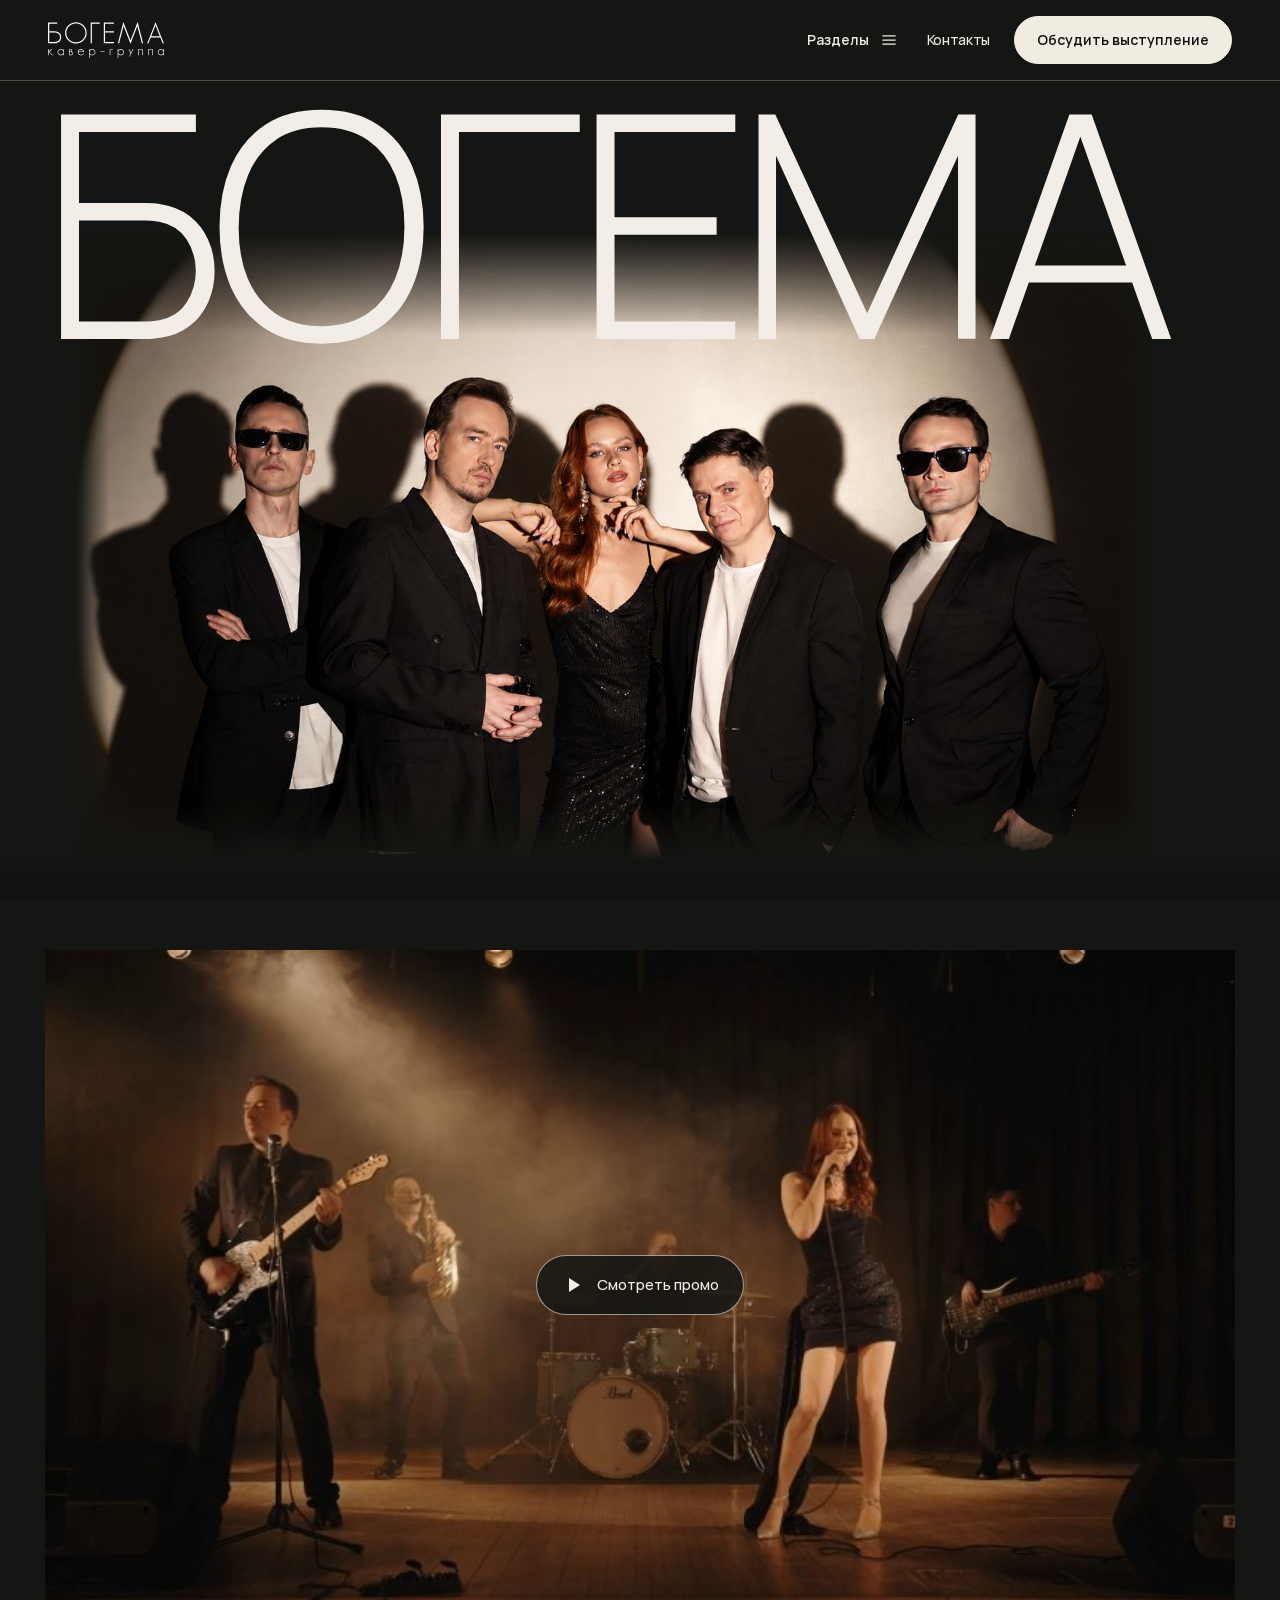
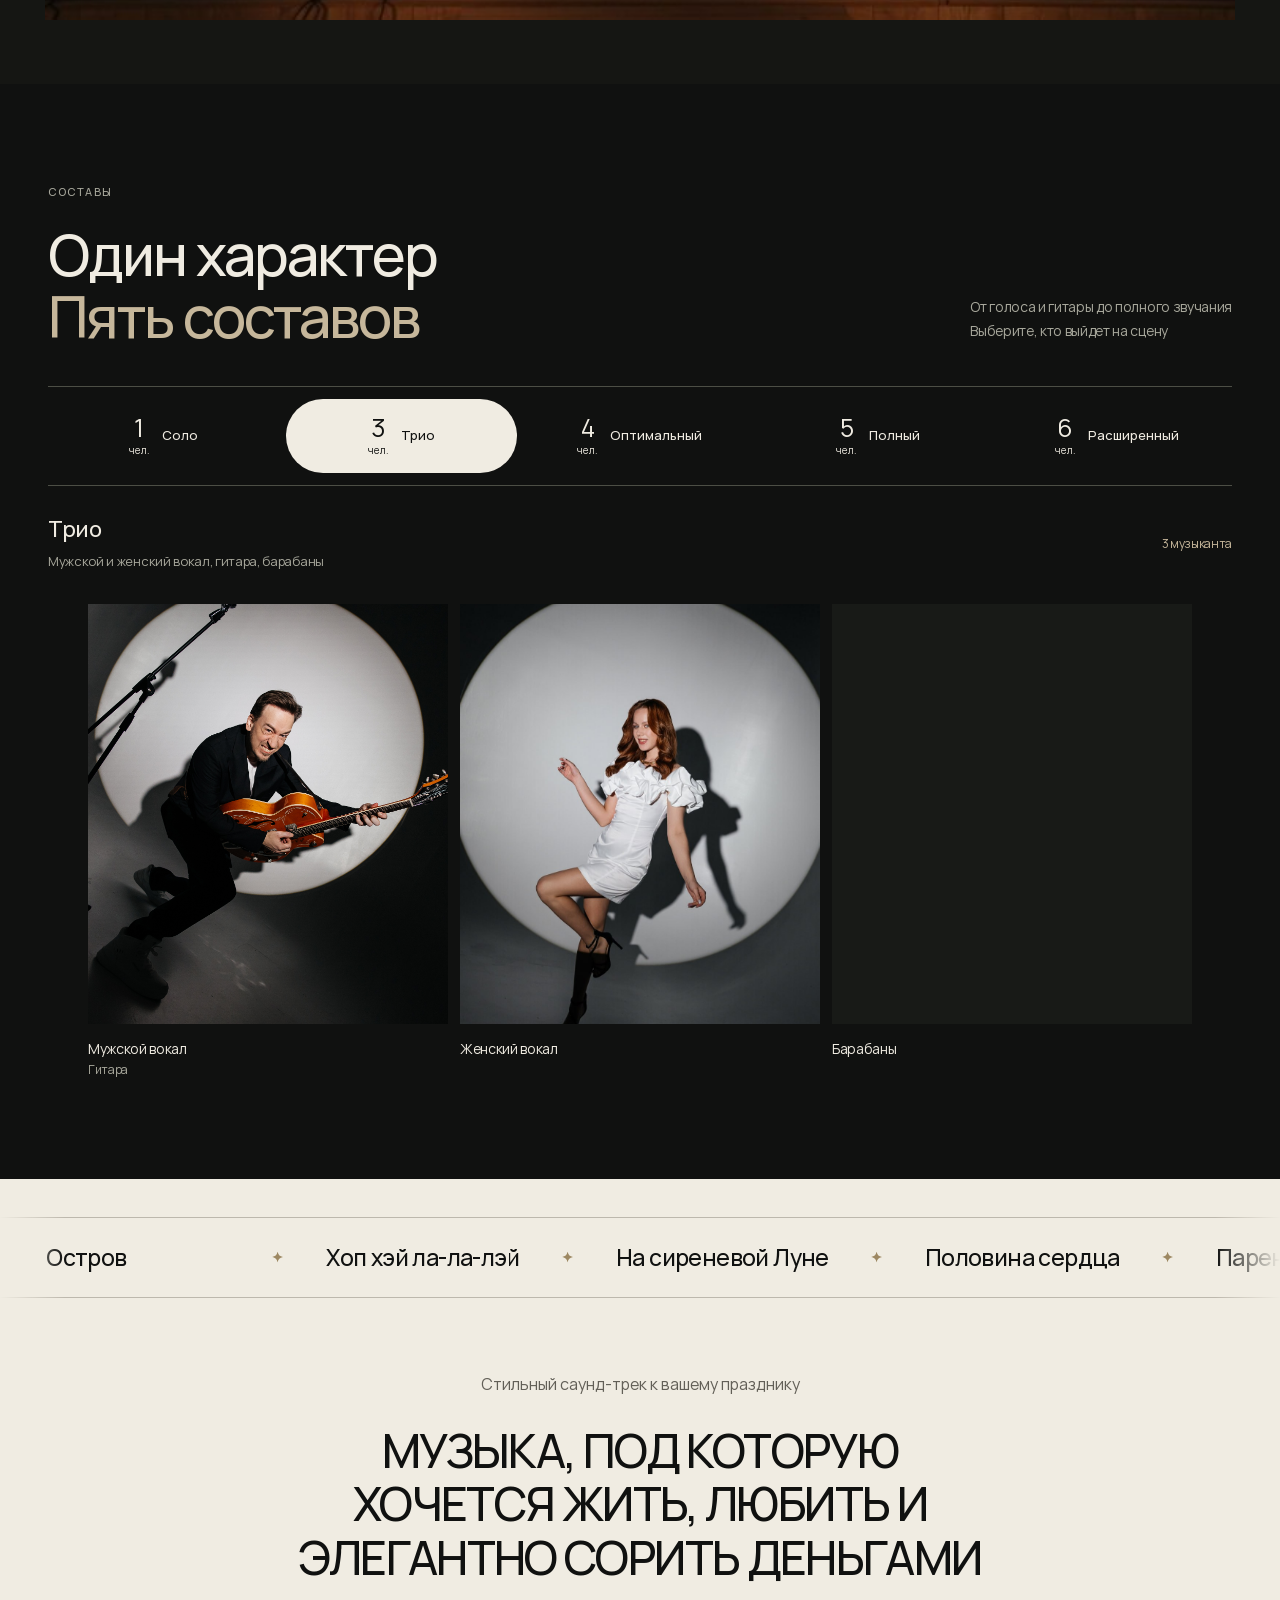
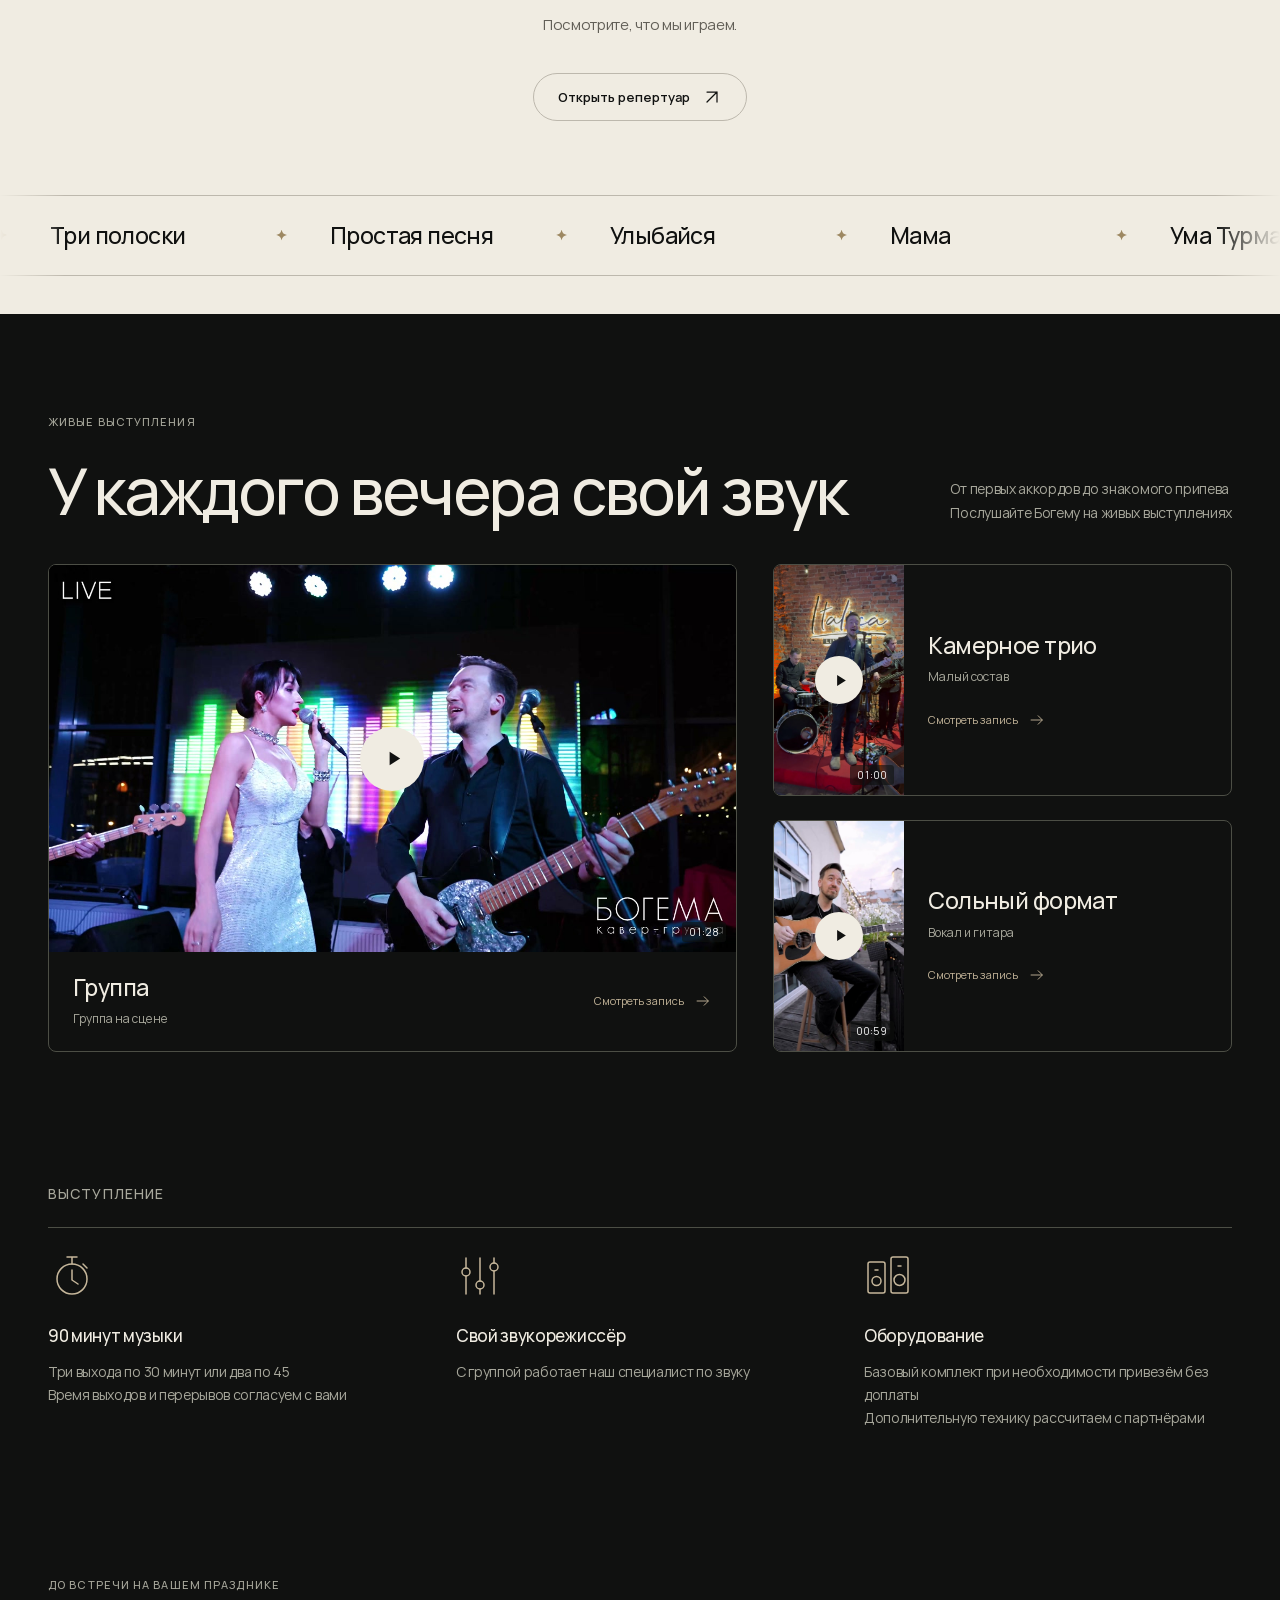
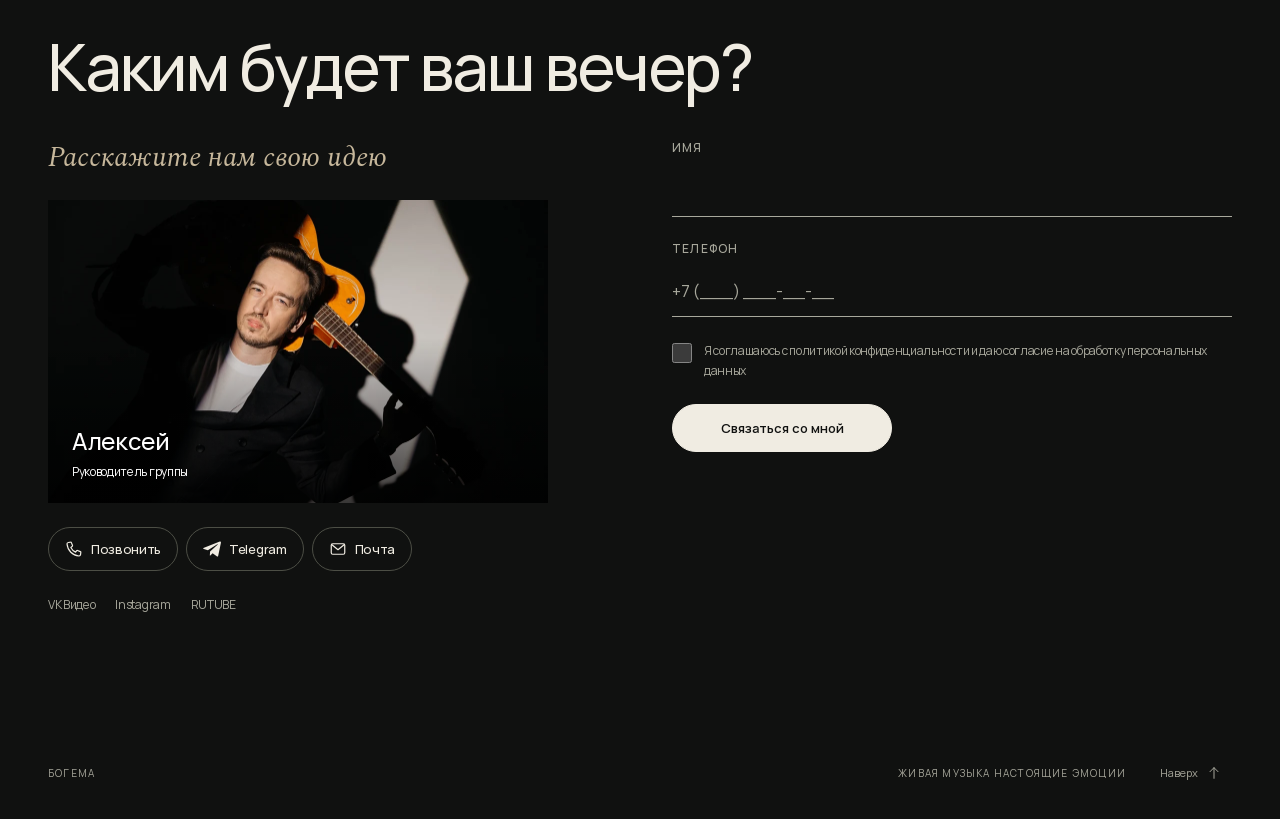
<file: index.html>
<!doctype html>
<html lang="ru">
<head>
  <meta charset="utf-8"><meta name="viewport" content="width=device-width, initial-scale=1">
  <meta name="color-scheme" content="dark light"><meta name="robots" content="noindex, nofollow">
  <meta name="theme-color" content="#101110">
  <title>Кавер-группа Богема</title>
  <meta name="description" content="Стильный саундтрек к вашему празднику, живой звук, яркий вокал и опытные музыканты">
  <link rel="canonical" href="https://dunshaar.github.io/demo_version_bogema/">
  <meta property="og:type" content="website">
  <meta property="og:site_name" content="Богема">
  <meta property="og:locale" content="ru_RU">
  <meta property="og:title" content="Кавер-группа Богема">
  <meta property="og:description" content="Стильный саундтрек к вашему празднику, живой звук, яркий вокал и опытные музыканты">
  <meta property="og:url" content="https://dunshaar.github.io/demo_version_bogema/">
  <meta property="og:image" content="https://dunshaar.github.io/demo_version_bogema/assets/share-bogema-v1.jpg">
  <meta property="og:image:secure_url" content="https://dunshaar.github.io/demo_version_bogema/assets/share-bogema-v1.jpg">
  <meta property="og:image:type" content="image/jpeg">
  <meta property="og:image:width" content="1200">
  <meta property="og:image:height" content="630">
  <meta property="og:image:alt" content="Пять музыкантов кавер-группы Богема и логотип группы">
  <meta name="twitter:card" content="summary_large_image">
  <meta name="twitter:title" content="Кавер-группа Богема">
  <meta name="twitter:description" content="Стильный саундтрек к вашему празднику, живой звук, яркий вокал и опытные музыканты">
  <meta name="twitter:image" content="https://dunshaar.github.io/demo_version_bogema/assets/share-bogema-v1.jpg">
  <meta name="twitter:image:alt" content="Пять музыкантов кавер-группы Богема и логотип группы">
  <link rel="icon" href="assets/favicon.svg" type="image/svg+xml">
  <link rel="stylesheet" href="assets/fonts/fonts.css?v=20261022-release"><link rel="stylesheet" href="styles.css?v=20261024-vector"><link rel="stylesheet" href="forms.css?v=20261022-release">
  <link rel="stylesheet" href="player.css?v=20261022-release"><link rel="stylesheet" href="motion.css?v=20261022-release">
  <script src="repertoire-ribbons.js?v=20261022-release" type="module"></script>
  <script src="motion.js?v=20261022-release" defer></script><script src="player.js?v=20261022-release" defer></script><script src="app.js?v=20261022-customer" type="module"></script><script src="forms.js?v=20261022-release" defer></script>
<link rel="stylesheet" href="design-forms.css?v=20261022-release">
<link rel="stylesheet" href="hero-desktop.css?v=20261022-customer">
<link rel="stylesheet" href="promo-video.css?v=20261022-release">

<link rel="stylesheet" href="lineups-interactive.css?v=20261023-guitar">
<script src="lineups-interactive.js?v=20261022-release" defer></script>
<link rel="stylesheet" href="details-editorial.css?v=20261022-release">
<link rel="stylesheet" href="contact-icons.css?v=20261022-release">
<link rel="stylesheet" href="assets/bogema-design-system.css?v=20261022-release">
<link rel="stylesheet" href="assets/bogema-navigation.css?v=20261022-release">
<link rel="stylesheet" href="homepage-finishing.css?v=20261022-customer">
</head>
<body class="home-page" data-bogema-theme="dark">
<a class="skip" href="#main">К содержанию</a>
<header class="home-nav" aria-label="Навигация по сайту">
  <div class="wrap home-nav-inner">
    <a class="b-brand" href="#top" aria-label="Богема — наверх"><img src="assets/logo.svg" width="5776" height="1824" alt=""></a>
    <div class="home-section-menu">
      <button class="b-menu-toggle home-sections-toggle" type="button" aria-expanded="false" aria-controls="home-sections" aria-label="Разделы сайта"><span>Разделы</span><svg viewBox="0 0 24 24" fill="none" aria-hidden="true"><path d="M4 7h16M4 12h16M4 17h16" stroke="currentColor" stroke-width="1.5"/></svg></button>
      <nav class="home-sections" id="home-sections" aria-label="Разделы" hidden>
        <a href="#promo">Промо</a><a href="#formats">Составы</a><a href="repertoire/">Репертуар</a><a href="#live">Живые выступления</a><a href="#details">О выступлении</a><a href="#contact">Контакты</a>
      </nav>
    </div>
    <a class="home-contact-link" href="#contact">Контакты</a>
    <a class="b-nav-action b-nav-action--primary home-nav-request" href="#contact"><span class="home-request-full">Обсудить выступление</span><span class="home-request-short">Связаться</span></a>
  </div>
</header>
<main id="main">
  <section id="top" class="hero wrap" aria-labelledby="hero-title">
    <div class="hero-wordmark"><h1 id="hero-title">БО<span class="hero-kern-g">Г</span>ЕМА</h1></div>
    <div class="hero-composition"><picture class="hero-image"><source media="(min-width:1024px)" srcset="assets/hero-editorial-20261014.jpg" width="1643" height="957"><img src="assets/hero.webp" width="2000" height="1165" alt="Пять музыкантов кавер-группы Богема" fetchpriority="high"></picture></div>
    <a class="b-nav-action b-nav-action--primary hero-mobile-request" href="#contact">Обсудить выступление</a>
  </section>
  <section id="promo" class="promo-section" aria-label="Промо кавер-группы Богема">
    <button class="promo-inline promo-modal-cover" type="button" data-video="promo" aria-label="Смотреть промо группы Богема">
      <img src="assets/poster-promo-20261014.jpg" width="800" height="450" loading="lazy" alt="Кавер-группа Богема на сцене">
      <span class="promo-center-play" aria-hidden="true"><svg viewBox="0 0 24 24"><path d="m8 5 11 7-11 7Z" fill="currentColor"/></svg><span>Смотреть промо</span></span>
    </button>
  </section>
  <section id="formats" class="formats-section section wrap ensemble-section" aria-labelledby="formats-title">
    <div class="ensemble-heading"><div><span class="eyebrow">Составы</span><h2 id="formats-title">Один характер <span>Пять составов</span></h2></div><p>От голоса и гитары до полного звучания<br>Выберите, кто выйдет на сцену</p></div>
    <div class="ensemble-selector" role="group" aria-label="Выберите состав"><button type="button" class="ensemble-choice" data-ensemble="solo" aria-pressed="false" aria-controls="ensemble-stage"><span>1<small>чел.</small></span><strong>Соло</strong></button><button type="button" class="ensemble-choice" data-ensemble="trio" aria-pressed="true" aria-controls="ensemble-stage"><span>3<small>чел.</small></span><strong>Трио</strong></button><button type="button" class="ensemble-choice" data-ensemble="optimal" aria-pressed="false" aria-controls="ensemble-stage"><span>4<small>чел.</small></span><strong>Оптимальный</strong></button><button type="button" class="ensemble-choice" data-ensemble="full" aria-pressed="false" aria-controls="ensemble-stage"><span>5<small>чел.</small></span><strong>Полный</strong></button><button type="button" class="ensemble-choice" data-ensemble="extended" aria-pressed="false" aria-controls="ensemble-stage"><span>6<small>чел.</small></span><strong>Расширенный</strong></button></div>
    <div class="ensemble-summary" aria-live="polite" aria-atomic="true"><div><h3 id="ensemble-name">Трио</h3><p id="ensemble-description">Мужской и женский вокал, гитара, барабаны</p></div><span id="ensemble-count">3 музыканта</span></div>
    <div class="ensemble-stage" id="ensemble-stage" data-count="3" aria-label="Участники выбранного состава"><figure class="ensemble-person" data-member="guitar"><div class="ensemble-image"><img src="assets/lineups-original/guitar.jpg?v=3" alt="Мужской вокал, гитара — фотография участника Богемы" loading="lazy" decoding="async"></div><figcaption><span class="ensemble-role">Мужской вокал</span><span class="ensemble-role-detail">Гитара</span></figcaption></figure><figure class="ensemble-person" data-member="vocal"><div class="ensemble-image"><img src="assets/lineups-original/vocal.jpg" alt="Женский вокал — фотография участника Богемы" loading="lazy" decoding="async"></div><figcaption><span class="ensemble-role">Женский вокал</span></figcaption></figure><figure class="ensemble-person" data-member="drums"><div class="ensemble-image"><img src="assets/lineups-original/drums.jpg" alt="Барабаны — фотография участника Богемы" loading="lazy" decoding="async"></div><figcaption><span class="ensemble-role">Барабаны</span></figcaption></figure><figure class="ensemble-person" data-member="bass" hidden><div class="ensemble-image"><img src="assets/lineups-original/bass.jpg" alt="Бас-гитара — фотография участника Богемы" loading="lazy" decoding="async"></div><figcaption><span class="ensemble-role">Бас-гитара</span></figcaption></figure><figure class="ensemble-person" data-member="sax" hidden><div class="ensemble-image"><img src="assets/lineups-original/sax.jpg" alt="Саксофон — фотография участника Богемы" loading="lazy" decoding="async"></div><figcaption><span class="ensemble-role">Саксофон</span></figcaption></figure><figure class="ensemble-person ensemble-keys" data-member="keys" hidden><div class="ensemble-image"><div class="ensemble-key-light" aria-hidden="true"></div><div class="ensemble-keyboard" aria-hidden="true"><i></i><i></i><i></i><i></i><i></i><i></i><i></i><i></i><i></i><i></i><i></i><i></i><i></i><i></i></div><svg class="ensemble-key-plus" viewBox="0 0 24 24" fill="none" stroke="currentColor" stroke-width="1.5" stroke-linecap="round" stroke-linejoin="round" aria-hidden="true" focusable="false"><path d="M5 12h14M12 5v14"/></svg></div><figcaption><span class="ensemble-role">Клавишные</span></figcaption></figure></div>
  </section>
  <section id="repertoire" class="repertoire-teaser repertoire-ribbons" aria-labelledby="repertoire-title">
    <div class="repertoire-ribbon" data-direction="left" aria-hidden="true"><div class="repertoire-ribbon-track"><span class="repertoire-ribbon-song"><strong>Остров</strong></span><span class="repertoire-ribbon-song"><strong>Хоп хэй ла-ла-лэй</strong></span><span class="repertoire-ribbon-song"><strong>На сиреневой Луне</strong></span><span class="repertoire-ribbon-song"><strong>Половина сердца</strong></span><span class="repertoire-ribbon-song"><strong>Парень чернокожий</strong></span><span class="repertoire-ribbon-song"><strong>Всё в твоих руках</strong></span><span class="repertoire-ribbon-song"><strong>Лететь</strong></span><span class="repertoire-ribbon-song"><strong>Тик-так</strong></span></div></div>
    <div class="wrap repertoire-center"><div class="repertoire-copy"><p class="repertoire-kicker">Стильный саунд-трек к вашему празднику</p><h2 id="repertoire-title">МУЗЫКА, ПОД КОТОРУЮ ХОЧЕТСЯ ЖИТЬ, ЛЮБИТЬ И ЭЛЕГАНТНО СОРИТЬ ДЕНЬГАМИ</h2><p class="teaser-description">Посмотрите, что мы играем.</p><a href="repertoire/" class="button repertoire-option">Открыть репертуар <svg class="ui-icon" viewBox="0 0 24 24" fill="none" stroke="currentColor" stroke-width="1.5" stroke-linecap="round" stroke-linejoin="round" aria-hidden="true" focusable="false"><path d="M6 18 18 6M6 6h12v12"/></svg></a></div></div>
    <div class="repertoire-ribbon" data-direction="right" aria-hidden="true"><div class="repertoire-ribbon-track"><span class="repertoire-ribbon-song"><strong>Ты не верь слезам</strong></span><span class="repertoire-ribbon-song"><strong>Три полоски</strong></span><span class="repertoire-ribbon-song"><strong>Простая песня</strong></span><span class="repertoire-ribbon-song"><strong>Улыбайся</strong></span><span class="repertoire-ribbon-song"><strong>Мама</strong></span><span class="repertoire-ribbon-song"><strong>Ума Турман (Я так ждала тебя, Вова)</strong></span><span class="repertoire-ribbon-song"><strong>Take On Me</strong></span><span class="repertoire-ribbon-song"><strong>Gimme! Gimme! Gimme!</strong></span></div></div>
  </section>
  <section id="live" class="live-section section wrap" aria-labelledby="live-title"><div class="live-heading"><div><span class="eyebrow">Живые выступления</span><h2 id="live-title">У каждого вечера свой звук</h2></div><p>От первых аккордов до знакомого припева<br> Послушайте Богему на живых выступлениях</p></div><div class="recordings-grid"><button class="live-card" type="button" data-video="live-2025" aria-label="Смотреть выступление группы"><span class="live-card-media"><img src="assets/poster-live-2025.jpg" width="1280" height="720" loading="lazy" alt="Группа на сцене"><span class="media-play"><svg viewBox="0 0 24 24" aria-hidden="true"><path d="m9 5 11 7-11 7Z" fill="currentColor"/></svg></span><span class="video-duration">01:28</span></span><span class="live-caption"><strong>Группа</strong><span class="live-description">Группа на сцене</span><span class="live-watch">Смотреть запись <svg viewBox="0 0 20 20" fill="none" stroke="currentColor" aria-hidden="true"><path d="M3 10h13m-5-5 5 5-5 5"/></svg></span></span></button><button class="live-card" type="button" data-video="trio-live" aria-label="Смотреть камерное трио"><span class="live-card-media"><img src="assets/poster-trio-live.jpg" width="720" height="1280" loading="lazy" alt="Три музыканта на клубной сцене"><span class="media-play"><svg viewBox="0 0 24 24" aria-hidden="true"><path d="m9 5 11 7-11 7Z" fill="currentColor"/></svg></span><span class="video-duration">01:00</span></span><span class="live-caption"><strong>Камерное трио</strong><span class="live-description">Малый состав</span><span class="live-watch">Смотреть запись <svg viewBox="0 0 20 20" fill="none" stroke="currentColor" aria-hidden="true"><path d="M3 10h13m-5-5 5 5-5 5"/></svg></span></span></button><button class="live-card" type="button" data-video="summer-rain" aria-label="Смотреть сольный формат — вокал и гитара"><span class="live-card-media"><img src="assets/poster-summer-rain.jpg" width="720" height="1280" loading="lazy" alt="Сольное выступление с гитарой"><span class="media-play"><svg viewBox="0 0 24 24" aria-hidden="true"><path d="m9 5 11 7-11 7Z" fill="currentColor"/></svg></span><span class="video-duration">00:59</span></span><span class="live-caption"><strong>Сольный формат</strong><span class="live-description">Вокал и гитара</span><span class="live-watch">Смотреть запись <svg viewBox="0 0 20 20" fill="none" stroke="currentColor" aria-hidden="true"><path d="M3 10h13m-5-5 5 5-5 5"/></svg></span></span></button></div></section>
  <section id="details" class="details-section details-editorial section wrap" aria-labelledby="details-title">
    <div class="details-intro"><h2 id="details-title">Выступление</h2></div>
    <div class="performance-details"><div class="details-feature"><svg class="details-icon" viewBox="0 0 48 48" width="48" height="48" fill="none" stroke="currentColor" stroke-width="1.5" stroke-linecap="round" stroke-linejoin="round" aria-hidden="true"><circle cx="24" cy="27" r="15"/><path d="M24 18v10l6 4M19 5h10M24 5v7M35 12l4 4"/></svg><h3>90 минут музыки</h3><p>Три выхода по 30 минут или два по 45<br> Время выходов и перерывов согласуем с вами</p></div><div class="details-feature"><svg class="details-icon" viewBox="0 0 48 48" width="48" height="48" fill="none" stroke="currentColor" stroke-width="1.5" stroke-linecap="round" stroke-linejoin="round" aria-hidden="true"><path d="M10 6v10m0 8v18M24 6v23m0 8v5M38 6v5m0 8v23"/><circle cx="10" cy="20" r="4"/><circle cx="24" cy="33" r="4"/><circle cx="38" cy="15" r="4"/></svg><h3>Свой звукорежиссёр</h3><p>С группой работает наш специалист по звуку</p></div><div class="details-feature"><svg class="details-icon" viewBox="0 0 48 48" width="48" height="48" fill="none" stroke="currentColor" stroke-width="1.5" stroke-linecap="round" stroke-linejoin="round" aria-hidden="true"><rect x="4" y="10" width="17" height="31" rx="2"/><rect x="27" y="5" width="17" height="36" rx="2"/><circle cx="12.5" cy="29" r="4.5"/><circle cx="35.5" cy="28" r="5.5"/><path d="M11 18h3M34 14h3"/></svg><h3>Оборудование</h3><p>Базовый комплект при необходимости привезём без доплаты<br> Дополнительную технику рассчитаем с партнёрами</p></div></div>
  </section>
  <section id="contact" class="contact-section section wrap" aria-labelledby="contact-title"><div class="section-heading"><span class="eyebrow">До встречи на вашем празднике</span><h2 id="contact-title">Каким будет ваш вечер?</h2></div><div class="booking-grid"><div class="contact-copy"><p class="serif-accent">Расскажите нам свою идею</p><figure class="contact-portrait"><img src="assets/contact-alexey.webp" width="1000" height="667" alt="Алексей, руководитель группы Богема" loading="lazy"><figcaption class="contact-person"><strong>Алексей</strong><span>Руководитель группы</span></figcaption></figure><nav class="contact-links" aria-label="Связаться с группой"><a class="contact-link" href="tel:+79006363727" aria-label="Позвонить: +7 (900) 636-37-27" title="Позвонить: +7 (900) 636-37-27"><svg class="contact-icon" viewBox="0 0 24 24" aria-hidden="true" focusable="false"><use href="assets/contact-icons.svg#phone"></use></svg><span>Позвонить</span></a><a class="contact-link" href="https://t.me/DonSe6astian" aria-label="Написать в Telegram" title="Написать в Telegram" target="_blank" rel="noopener noreferrer"><svg class="contact-icon" viewBox="0 0 24 24" aria-hidden="true" focusable="false"><use href="assets/contact-icons.svg#telegram"></use></svg><span>Telegram</span></a><a class="contact-link" href="mailto:bogemaband@inbox.ru" aria-label="Написать на bogemaband@inbox.ru" title="Написать на bogemaband@inbox.ru"><svg class="contact-icon" viewBox="0 0 24 24" aria-hidden="true" focusable="false"><use href="assets/contact-icons.svg#mail"></use></svg><span>Почта</span></a></nav><nav class="contact-socials" aria-label="Социальные сети группы"><a  href="https://vkvideo.ru/video-235091869_456239029?list=2ca2554867e2d1c13a" aria-label="Богема в VK Видео" title="Богема в VK Видео" target="_blank" rel="noopener noreferrer">VK Видео</a><a  href="https://www.instagram.com/bogema_cover/" aria-label="Богема в Instagram" title="Богема в Instagram" target="_blank" rel="noopener noreferrer">Instagram</a><a  href="https://rutube.ru/channel/76150928/" aria-label="Богема в RUTUBE" title="Богема в RUTUBE" target="_blank" rel="noopener noreferrer">RUTUBE</a></nav></div><div class="contact-form-panel"><div id="request-form" data-request-form data-source="home"></div><noscript><p>Позвоните <a href="tel:+79006363727">+7 (900) 636-37-27</a> или напишите на <a href="mailto:bogemaband@inbox.ru">bogemaband@inbox.ru</a></p></noscript></div></div></section>
</main>
<footer class="site-footer"><a href="./" class="footer-brand">БОГЕМА</a><p>Живая музыка<br class="mobile-break"> Настоящие эмоции</p><a href="#top" class="footer-up">Наверх <svg class="ui-icon" viewBox="0 0 24 24" fill="none" stroke="currentColor" stroke-width="1.5" stroke-linecap="round" stroke-linejoin="round" aria-hidden="true" focusable="false"><path d="M12 20V4m-6 6 6-6 6 6"/></svg></a></footer>
<dialog id="video-dialog" class="video-dialog" aria-labelledby="video-title"><div class="modal-head"><h2 id="video-title">Промо</h2><button class="close-button" type="button" data-close aria-label="Закрыть видео"><svg viewBox="0 0 24 24" fill="none" aria-hidden="true"><path d="m6 6 12 12M18 6 6 18" stroke="currentColor" stroke-width="1.5"/></svg></button></div><div class="bp-player"><video controls controlslist="nodownload noplaybackrate noremoteplayback" disablepictureinpicture disableremoteplayback playsinline preload="none"></video>
<div class="bp-controls" hidden>
<input class="bp-seek" type="range" min="0" max="1" value="0" step="0.1" disabled aria-label="Перемотка видео">
<div class="bp-bottom">
<button class="bp-play" type="button" aria-label="Воспроизвести" title="Воспроизвести"><svg class="bp-icon-play" viewBox="0 0 24 24" aria-hidden="true"><path d="m7 4 14 8-14 8Z" fill="currentColor"/></svg><svg class="bp-icon-pause" viewBox="0 0 24 24" aria-hidden="true" hidden><path d="M7 5v14M17 5v14" stroke="currentColor" stroke-width="4"/></svg></button>
<span class="bp-time">0:00 / 0:00</span><span class="bp-spacer"></span>
<button class="bp-mute" type="button" aria-label="Выключить звук" aria-pressed="false" title="Выключить звук"><svg class="bp-icon-sound" viewBox="0 0 24 24" fill="none" aria-hidden="true"><path d="m11 4-6 5H2v6h3l6 5V4ZM15 8a6 6 0 0 1 0 8m3-12a11 11 0 0 1 0 16" stroke="currentColor" stroke-width="1.7" stroke-linejoin="round"/></svg><svg class="bp-icon-muted" viewBox="0 0 24 24" fill="none" aria-hidden="true" hidden><path d="m11 4-6 5H2v6h3l6 5V4Zm5 5 6 6m0-6-6 6" stroke="currentColor" stroke-width="1.7" stroke-linejoin="round"/></svg></button>
<input class="bp-volume" type="range" min="0" max="1" value="1" step="0.05" aria-label="Громкость">
<button class="bp-fullscreen" type="button" aria-label="На весь экран" title="На весь экран"><svg viewBox="0 0 24 24" fill="none" aria-hidden="true"><path d="M9 3H3v6m12-6h6v6M3 15v6h6m12-6v6h-6" stroke="currentColor" stroke-width="1.8"/></svg></button>
</div><p class="bp-status" role="status" aria-live="polite"></p></div></div><div class="video-error" id="video-error" role="status" hidden><p>Видео не удалось загрузить<br> Повторите попытку или откройте файл отдельно</p><a class="video-fallback" href="assets/promo.mp4" target="_blank" rel="noopener">Открыть видео отдельно <svg class="ui-icon" viewBox="0 0 24 24" fill="none" stroke="currentColor" stroke-width="1.5" stroke-linecap="round" stroke-linejoin="round" aria-hidden="true" focusable="false"><path d="M6 18 18 6M6 6h12v12"/></svg></a></div></dialog>

</body>
</html>
</file>
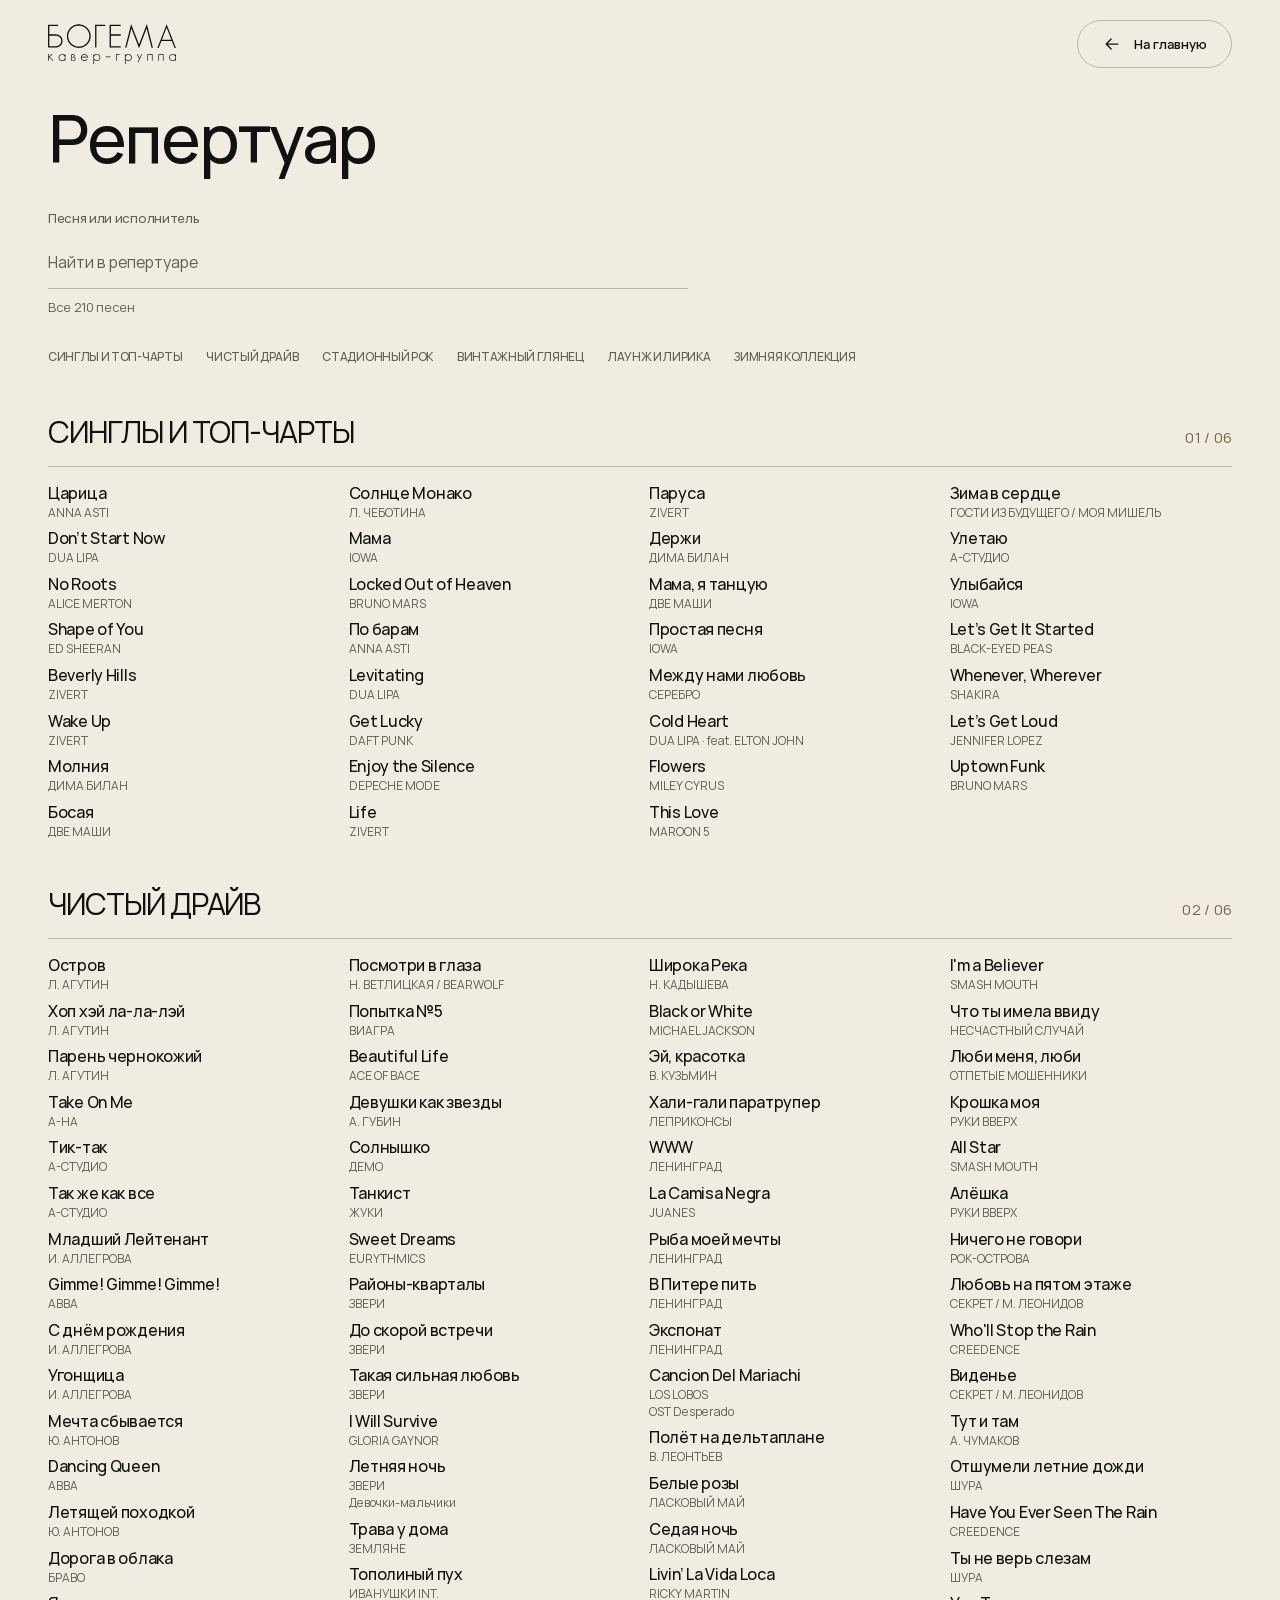
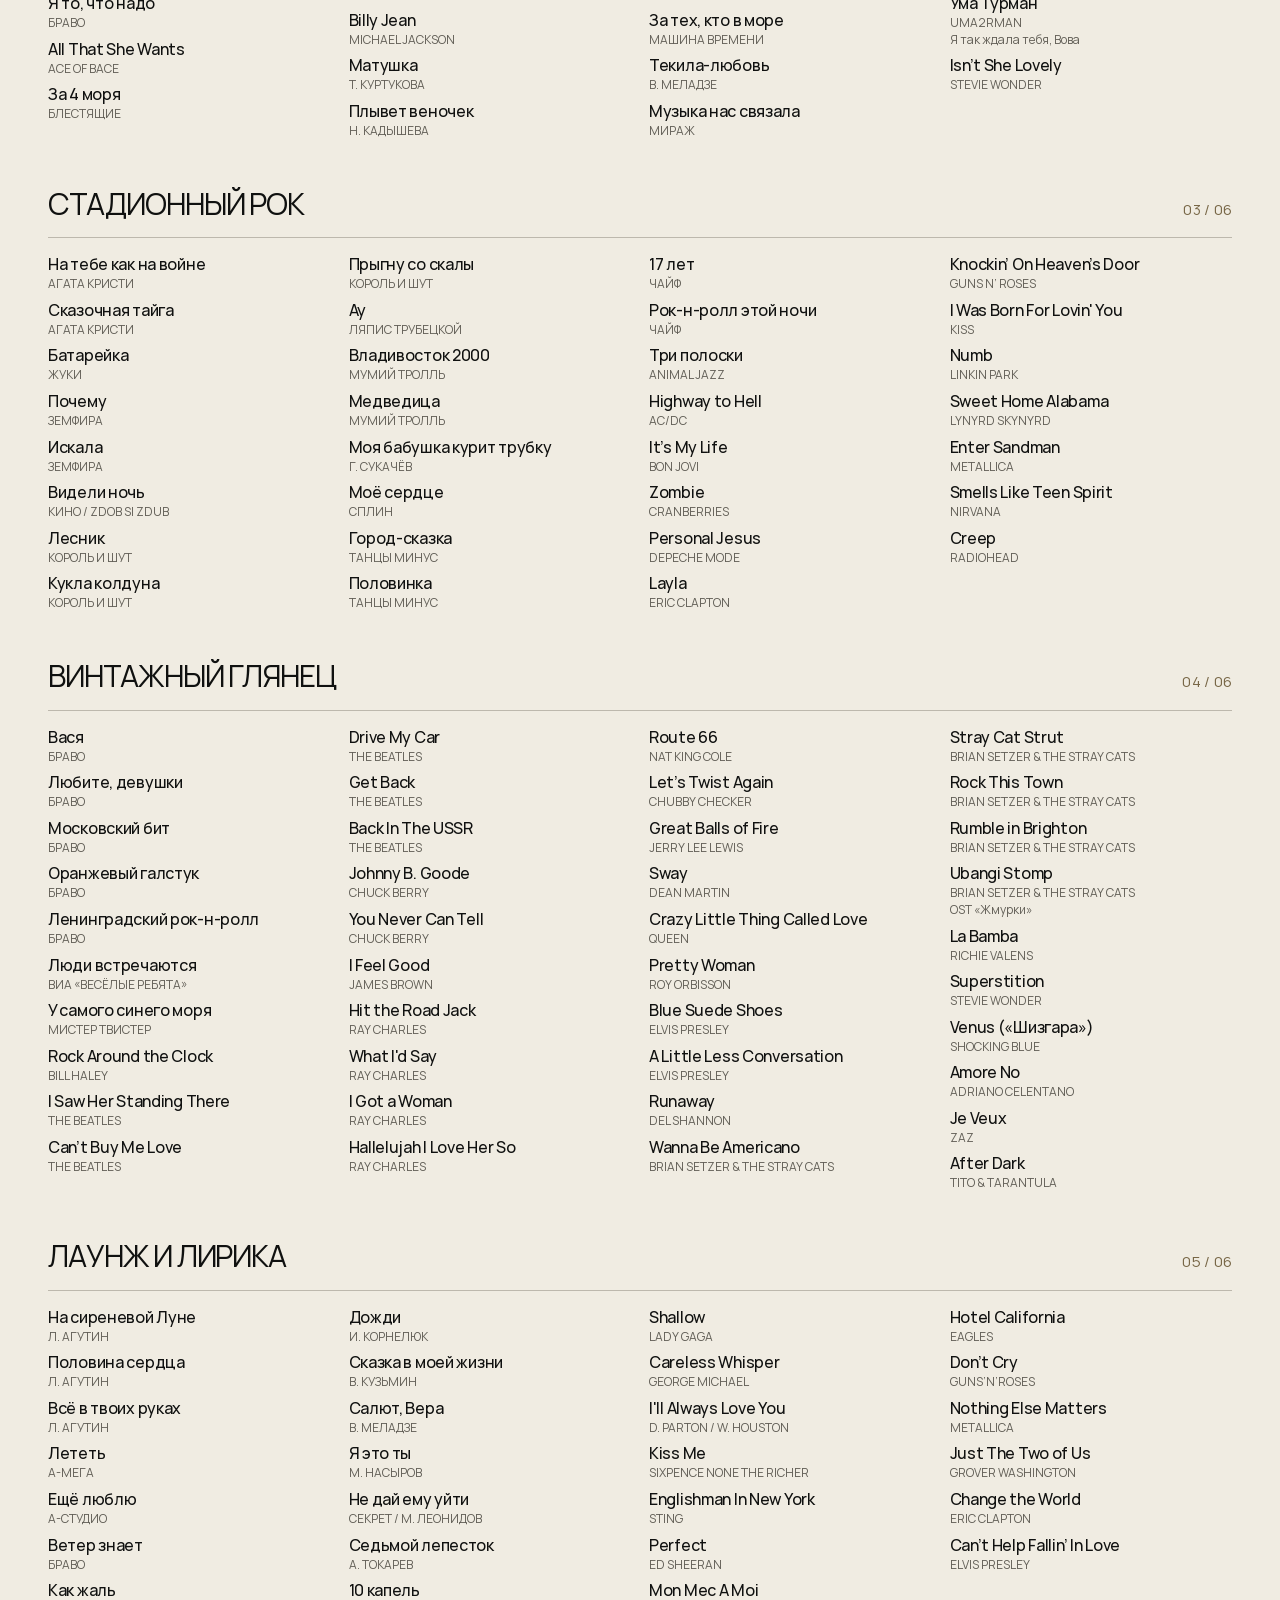
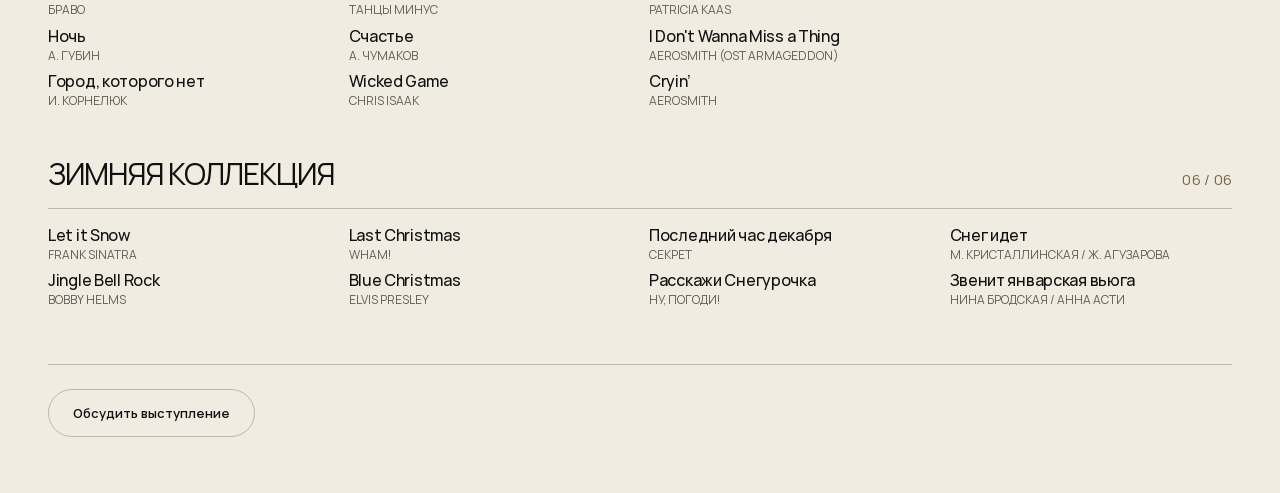
<file: repertoire/index.html>
<!doctype html>
<html lang="ru">
<head>
  <meta charset="utf-8">
  <meta name="viewport" content="width=device-width, initial-scale=1">
  <meta name="color-scheme" content="light">
  <meta name="theme-color" content="#f0ece2">
  <meta name="robots" content="noindex, nofollow">
  <meta name="description" content="Репертуар кавер-группы Богема: 210 песен в шести музыкальных разделах. Саундтрек вашего вечера.">
  <title>Репертуар — Богема</title>
  <link rel="canonical" href="https://dunshaar.github.io/demo_version_bogema/repertoire/">
  <meta property="og:type" content="website">
  <meta property="og:site_name" content="Богема">
  <meta property="og:locale" content="ru_RU">
  <meta property="og:title" content="Репертуар Богемы">
  <meta property="og:description" content="Репертуар кавер-группы Богема: 210 песен в шести музыкальных разделах. Саундтрек вашего вечера.">
  <meta property="og:url" content="https://dunshaar.github.io/demo_version_bogema/repertoire/">
  <meta property="og:image" content="https://dunshaar.github.io/demo_version_bogema/assets/share-bogema-v1.jpg">
  <meta property="og:image:secure_url" content="https://dunshaar.github.io/demo_version_bogema/assets/share-bogema-v1.jpg">
  <meta property="og:image:type" content="image/jpeg">
  <meta property="og:image:width" content="1200">
  <meta property="og:image:height" content="630">
  <meta property="og:image:alt" content="Пять музыкантов кавер-группы Богема и логотип группы">
  <meta name="twitter:card" content="summary_large_image">
  <meta name="twitter:title" content="Репертуар Богемы">
  <meta name="twitter:description" content="Репертуар кавер-группы Богема: 210 песен в шести музыкальных разделах. Саундтрек вашего вечера.">
  <meta name="twitter:image" content="https://dunshaar.github.io/demo_version_bogema/assets/share-bogema-v1.jpg">
  <meta name="twitter:image:alt" content="Пять музыкантов кавер-группы Богема и логотип группы">
  <link rel="icon" href="../assets/favicon.svg" type="image/svg+xml">
  <link rel="stylesheet" href="../assets/fonts/fonts.css?v=20261022-release">
  <link rel="stylesheet" href="repertoire.css?v=20261022-release">
<link rel="stylesheet" href="../assets/bogema-design-system.css?v=20261022-release">
<link rel="stylesheet" href="../assets/bogema-navigation.css?v=20261022-release">
<link rel="stylesheet" href="../assets/bogema-catalog-controls.css?v=20261022-release">
<script src="catalog.js?v=20261022-release" defer></script>
</head>
<body class="catalog-page" data-bogema-theme="light">
  <main class="rep-shell">
    <header class="b-page-header" aria-label="Навигация">
      <a class="b-brand" href="../" aria-label="Богема — на главную"><img src="../assets/logo-dark.svg" width="5776" height="1824" alt=""></a>
      <a class="b-nav-action" href="../"><svg viewBox="0 0 24 24" fill="none" aria-hidden="true" focusable="false"><path d="M19 12H5m6-6-6 6 6 6" stroke="currentColor" stroke-width="1.5" stroke-linecap="round" stroke-linejoin="round"/></svg><span>На главную</span></a>
    </header>
    <h1 class="b-page-title">Репертуар</h1>
<div class="b-catalog-tools"><div class="b-catalog-search"><label for="catalog-search">Песня или исполнитель</label><div class="b-search-field"><input id="catalog-search" type="search" autocomplete="off" placeholder="Найти в репертуаре" maxlength="100" aria-describedby="catalog-status"><button id="catalog-clear" type="button" aria-label="Очистить поиск" hidden><svg viewBox="0 0 24 24" fill="none" stroke="currentColor" stroke-width="1.5" aria-hidden="true"><path d="m6 6 12 12M18 6 6 18"/></svg></button></div></div><p id="catalog-status" class="b-catalog-status" role="status" aria-live="polite"></p><nav class="b-category-links" aria-label="Категории репертуара"><a href="#section-01">СИНГЛЫ И ТОП-ЧАРТЫ</a><a href="#section-02">ЧИСТЫЙ ДРАЙВ</a><a href="#section-03">СТАДИОННЫЙ РОК</a><a href="#section-04">ВИНТАЖНЫЙ ГЛЯНЕЦ</a><a href="#section-05">ЛАУНЖ И ЛИРИКА</a><a href="#section-06">ЗИМНЯЯ КОЛЛЕКЦИЯ</a></nav></div>
<section class="rep-section" id="section-01" data-section="01" aria-labelledby="section-heading-01">
  <header class="rep-section-head"><h2 id="section-heading-01">СИНГЛЫ И ТОП-ЧАРТЫ</h2><span class="rep-section-index">01 / 06</span></header>
  <div class="rep-rule" aria-hidden="true"></div>
  <ol class="rep-songs" aria-label="СИНГЛЫ И ТОП-ЧАРТЫ — 31 песен"><li class="rep-song" data-song-id="all-song-012">
<span class="rep-song-title">Царица</span><span class="rep-song-artist">ANNA ASTI</span></li>
<li class="rep-song" data-song-id="all-song-120">
<span class="rep-song-title">Don’t Start Now</span><span class="rep-song-artist">DUA LIPA</span></li>
<li class="rep-song" data-song-id="all-song-123">
<span class="rep-song-title">No Roots</span><span class="rep-song-artist">ALICE MERTON</span></li>
<li class="rep-song" data-song-id="all-song-146">
<span class="rep-song-title">Shape of You</span><span class="rep-song-artist">ED SHEERAN</span></li>
<li class="rep-song" data-song-id="all-song-052">
<span class="rep-song-title">Beverly Hills</span><span class="rep-song-artist">ZIVERT</span></li>
<li class="rep-song" data-song-id="all-song-054">
<span class="rep-song-title">Wake Up</span><span class="rep-song-artist">ZIVERT</span></li>
<li class="rep-song" data-song-id="all-song-030">
<span class="rep-song-title">Молния</span><span class="rep-song-artist">ДИМА БИЛАН</span></li>
<li class="rep-song" data-song-id="all-song-040">
<span class="rep-song-title">Босая</span><span class="rep-song-artist">ДВЕ МАШИ</span></li>
<li class="rep-song" data-song-id="all-song-100">
<span class="rep-song-title">Солнце Монако</span><span class="rep-song-artist">Л. ЧЕБОТИНА</span></li>
<li class="rep-song" data-song-id="all-song-110">
<span class="rep-song-title">Мама</span><span class="rep-song-artist">IOWA</span></li>
<li class="rep-song" data-song-id="all-song-133">
<span class="rep-song-title">Locked Out of Heaven</span><span class="rep-song-artist">BRUNO MARS</span></li>
<li class="rep-song" data-song-id="all-song-013">
<span class="rep-song-title">По барам</span><span class="rep-song-artist">ANNA ASTI</span></li>
<li class="rep-song" data-song-id="all-song-121">
<span class="rep-song-title">Levitating</span><span class="rep-song-artist">DUA LIPA</span></li>
<li class="rep-song" data-song-id="all-song-124">
<span class="rep-song-title">Get Lucky</span><span class="rep-song-artist">DAFT PUNK</span></li>
<li class="rep-song" data-song-id="all-song-158">
<span class="rep-song-title">Enjoy the Silence</span><span class="rep-song-artist">DEPECHE MODE</span></li>
<li class="rep-song" data-song-id="all-song-053">
<span class="rep-song-title">Life</span><span class="rep-song-artist">ZIVERT</span></li>
<li class="rep-song" data-song-id="all-song-055">
<span class="rep-song-title">Паруса</span><span class="rep-song-artist">ZIVERT</span></li>
<li class="rep-song" data-song-id="all-song-031">
<span class="rep-song-title">Держи</span><span class="rep-song-artist">ДИМА БИЛАН</span></li>
<li class="rep-song" data-song-id="all-song-041">
<span class="rep-song-title">Мама, я танцую</span><span class="rep-song-artist">ДВЕ МАШИ</span></li>
<li class="rep-song" data-song-id="all-song-108">
<span class="rep-song-title">Простая песня</span><span class="rep-song-artist">IOWA</span></li>
<li class="rep-song" data-song-id="all-song-093">
<span class="rep-song-title">Между нами любовь</span><span class="rep-song-artist">СЕРЕБРО</span></li>
<li class="rep-song" data-song-id="all-song-119" data-canonical-title="Cold Heart (feat. Elton John)" aria-label="Cold Heart (feat. Elton John) — DUA LIPA">
<span class="rep-song-title">Cold Heart</span><span class="rep-song-artist">DUA LIPA · feat. ELTON JOHN</span></li>
<li class="rep-song" data-song-id="all-song-118">
<span class="rep-song-title">Flowers</span><span class="rep-song-artist">MILEY CYRUS</span></li>
<li class="rep-song" data-song-id="all-song-137">
<span class="rep-song-title">This Love</span><span class="rep-song-artist">MAROON 5</span></li>
<li class="rep-song" data-song-id="all-song-039">
<span class="rep-song-title">Зима в сердце</span><span class="rep-song-artist">ГОСТИ ИЗ БУДУЩЕГО / МОЯ МИШЕЛЬ</span></li>
<li class="rep-song" data-song-id="all-song-011">
<span class="rep-song-title">Улетаю</span><span class="rep-song-artist">А-СТУДИО</span></li>
<li class="rep-song" data-song-id="all-song-109">
<span class="rep-song-title">Улыбайся</span><span class="rep-song-artist">IOWA</span></li>
<li class="rep-song" data-song-id="all-song-117">
<span class="rep-song-title">Let’s Get It Started</span><span class="rep-song-artist">BLACK-EYED PEAS</span></li>
<li class="rep-song" data-song-id="all-song-143">
<span class="rep-song-title">Whenever, Wherever</span><span class="rep-song-artist">SHAKIRA</span></li>
<li class="rep-song" data-song-id="all-song-130">
<span class="rep-song-title">Let’s Get Loud</span><span class="rep-song-artist">JENNIFER LOPEZ</span></li>
<li class="rep-song" data-song-id="all-song-134">
<span class="rep-song-title">Uptown Funk</span><span class="rep-song-artist">BRUNO MARS</span></li></ol>
</section>
<section class="rep-section" id="section-02" data-section="02" aria-labelledby="section-heading-02">
  <header class="rep-section-head"><h2 id="section-heading-02">ЧИСТЫЙ ДРАЙВ</h2><span class="rep-section-index">02 / 06</span></header>
  <div class="rep-rule" aria-hidden="true"></div>
  <ol class="rep-songs" aria-label="ЧИСТЫЙ ДРАЙВ — 67 песен"><li class="rep-song" data-song-id="all-song-001">
<span class="rep-song-title">Остров</span><span class="rep-song-artist">Л. АГУТИН</span></li>
<li class="rep-song" data-song-id="all-song-002">
<span class="rep-song-title">Хоп хэй ла-ла-лэй</span><span class="rep-song-artist">Л. АГУТИН</span></li>
<li class="rep-song" data-song-id="all-song-005">
<span class="rep-song-title">Парень чернокожий</span><span class="rep-song-artist">Л. АГУТИН</span></li>
<li class="rep-song" data-song-id="all-song-112">
<span class="rep-song-title">Take On Me</span><span class="rep-song-artist">A-HA</span></li>
<li class="rep-song" data-song-id="all-song-008">
<span class="rep-song-title">Тик-так</span><span class="rep-song-artist">А-СТУДИО</span></li>
<li class="rep-song" data-song-id="all-song-010">
<span class="rep-song-title">Так же как все</span><span class="rep-song-artist">А-СТУДИО</span></li>
<li class="rep-song" data-song-id="all-song-016">
<span class="rep-song-title">Младший Лейтенант</span><span class="rep-song-artist">И. АЛЛЕГРОВА</span></li>
<li class="rep-song" data-song-id="all-song-113">
<span class="rep-song-title">Gimme! Gimme! Gimme!</span><span class="rep-song-artist">ABBA</span></li>
<li class="rep-song" data-song-id="all-song-017">
<span class="rep-song-title">С днём рождения</span><span class="rep-song-artist">И. АЛЛЕГРОВА</span></li>
<li class="rep-song" data-song-id="all-song-018">
<span class="rep-song-title">Угонщица</span><span class="rep-song-artist">И. АЛЛЕГРОВА</span></li>
<li class="rep-song" data-song-id="all-song-019">
<span class="rep-song-title">Мечта сбывается</span><span class="rep-song-artist">Ю. АНТОНОВ</span></li>
<li class="rep-song" data-song-id="all-song-114">
<span class="rep-song-title">Dancing Queen</span><span class="rep-song-artist">ABBA</span></li>
<li class="rep-song" data-song-id="all-song-020" data-canonical-title="Я вспоминаю (Летящей походкой)" aria-label="Я вспоминаю (Летящей походкой) — Ю. АНТОНОВ">
<span class="rep-song-title">Летящей походкой</span><span class="rep-song-artist">Ю. АНТОНОВ</span></li>
<li class="rep-song" data-song-id="all-song-022">
<span class="rep-song-title">Дорога в облака</span><span class="rep-song-artist">БРАВО</span></li>
<li class="rep-song" data-song-id="all-song-028">
<span class="rep-song-title">Я то, что надо</span><span class="rep-song-artist">БРАВО</span></li>
<li class="rep-song" data-song-id="all-song-115">
<span class="rep-song-title">All That She Wants</span><span class="rep-song-artist">ACE OF BACE</span></li>
<li class="rep-song" data-song-id="all-song-033">
<span class="rep-song-title">За 4 моря</span><span class="rep-song-artist">БЛЕСТЯЩИЕ</span></li>
<li class="rep-song" data-song-id="all-song-034">
<span class="rep-song-title">Посмотри в глаза</span><span class="rep-song-artist">Н. ВЕТЛИЦКАЯ / BEARWOLF</span></li>
<li class="rep-song" data-song-id="all-song-035">
<span class="rep-song-title">Попытка №5</span><span class="rep-song-artist">ВИАГРА</span></li>
<li class="rep-song" data-song-id="all-song-116">
<span class="rep-song-title">Beautiful Life</span><span class="rep-song-artist">ACE OF BACE</span></li>
<li class="rep-song" data-song-id="all-song-038">
<span class="rep-song-title">Девушки как звезды</span><span class="rep-song-artist">А. ГУБИН</span></li>
<li class="rep-song" data-song-id="all-song-042">
<span class="rep-song-title">Солнышко</span><span class="rep-song-artist">ДЕМО</span></li>
<li class="rep-song" data-song-id="all-song-044">
<span class="rep-song-title">Танкист</span><span class="rep-song-artist">ЖУКИ</span></li>
<li class="rep-song" data-song-id="all-song-122">
<span class="rep-song-title">Sweet Dreams</span><span class="rep-song-artist">EURYTHMICS</span></li>
<li class="rep-song" data-song-id="all-song-045">
<span class="rep-song-title">Районы-кварталы</span><span class="rep-song-artist">ЗВЕРИ</span></li>
<li class="rep-song" data-song-id="all-song-046">
<span class="rep-song-title">До скорой встречи</span><span class="rep-song-artist">ЗВЕРИ</span></li>
<li class="rep-song" data-song-id="all-song-047">
<span class="rep-song-title">Такая сильная любовь</span><span class="rep-song-artist">ЗВЕРИ</span></li>
<li class="rep-song" data-song-id="all-song-125">
<span class="rep-song-title">I Will Survive</span><span class="rep-song-artist">GLORIA GAYNOR</span></li>
<li class="rep-song" data-song-id="all-song-048" data-canonical-title="Летняя ночь (Девочки-мальчики)" aria-label="Летняя ночь (Девочки-мальчики) — ЗВЕРИ">
<span class="rep-song-title">Летняя ночь</span><span class="rep-song-artist">ЗВЕРИ</span><span class="rep-song-note">Девочки-мальчики</span></li>
<li class="rep-song" data-song-id="all-song-049">
<span class="rep-song-title">Трава у дома</span><span class="rep-song-artist">ЗЕМЛЯНЕ</span></li>
<li class="rep-song" data-song-id="all-song-056">
<span class="rep-song-title">Тополиный пух</span><span class="rep-song-artist">ИВАНУШКИ INT.</span></li>
<li class="rep-song" data-song-id="all-song-127">
<span class="rep-song-title">Billy Jean</span><span class="rep-song-artist">MICHAEL JACKSON</span></li>
<li class="rep-song" data-song-id="all-song-061">
<span class="rep-song-title">Матушка</span><span class="rep-song-artist">Т. КУРТУКОВА</span></li>
<li class="rep-song" data-song-id="all-song-062">
<span class="rep-song-title">Плывет веночек</span><span class="rep-song-artist">Н. КАДЫШЕВА</span></li>
<li class="rep-song" data-song-id="all-song-063">
<span class="rep-song-title">Широка Река</span><span class="rep-song-artist">Н. КАДЫШЕВА</span></li>
<li class="rep-song" data-song-id="all-song-128">
<span class="rep-song-title">Black or White</span><span class="rep-song-artist">MICHAEL JACKSON</span></li>
<li class="rep-song" data-song-id="all-song-066">
<span class="rep-song-title">Эй, красотка</span><span class="rep-song-artist">В. КУЗЬМИН</span></li>
<li class="rep-song" data-song-id="all-song-068">
<span class="rep-song-title">Хали-гали паратрупер</span><span class="rep-song-artist">ЛЕПРИКОНСЫ</span></li>
<li class="rep-song" data-song-id="all-song-070">
<span class="rep-song-title">WWW</span><span class="rep-song-artist">ЛЕНИНГРАД</span></li>
<li class="rep-song" data-song-id="all-song-129">
<span class="rep-song-title">La Camisa Negra</span><span class="rep-song-artist">JUANES</span></li>
<li class="rep-song" data-song-id="all-song-071">
<span class="rep-song-title">Рыба моей мечты</span><span class="rep-song-artist">ЛЕНИНГРАД</span></li>
<li class="rep-song" data-song-id="all-song-072">
<span class="rep-song-title">В Питере пить</span><span class="rep-song-artist">ЛЕНИНГРАД</span></li>
<li class="rep-song" data-song-id="all-song-073">
<span class="rep-song-title">Экспонат</span><span class="rep-song-artist">ЛЕНИНГРАД</span></li>
<li class="rep-song" data-song-id="all-song-132" data-canonical-title="Cancion Del Mariachi (OST Desperado)" aria-label="Cancion Del Mariachi (OST Desperado) — LOS LOBOS">
<span class="rep-song-title">Cancion Del Mariachi</span><span class="rep-song-artist">LOS LOBOS</span><span class="rep-song-note">OST Desperado</span></li>
<li class="rep-song" data-song-id="all-song-074">
<span class="rep-song-title">Полёт на дельтаплане</span><span class="rep-song-artist">В. ЛЕОНТЬЕВ</span></li>
<li class="rep-song" data-song-id="all-song-075">
<span class="rep-song-title">Белые розы</span><span class="rep-song-artist">ЛАСКОВЫЙ МАЙ</span></li>
<li class="rep-song" data-song-id="all-song-076">
<span class="rep-song-title">Седая ночь</span><span class="rep-song-artist">ЛАСКОВЫЙ МАЙ</span></li>
<li class="rep-song" data-song-id="all-song-136">
<span class="rep-song-title">Livin’ La Vida Loca</span><span class="rep-song-artist">RICKY MARTIN</span></li>
<li class="rep-song" data-song-id="all-song-077">
<span class="rep-song-title">За тех, кто в море</span><span class="rep-song-artist">МАШИНА ВРЕМЕНИ</span></li>
<li class="rep-song" data-song-id="all-song-078">
<span class="rep-song-title">Текила-любовь</span><span class="rep-song-artist">В. МЕЛАДЗЕ</span></li>
<li class="rep-song" data-song-id="all-song-083">
<span class="rep-song-title">Музыка нас связала</span><span class="rep-song-artist">МИРАЖ</span></li>
<li class="rep-song" data-song-id="all-song-141">
<span class="rep-song-title">I&#x27;m a Believer</span><span class="rep-song-artist">SMASH MOUTH</span></li>
<li class="rep-song" data-song-id="all-song-085">
<span class="rep-song-title">Что ты имела ввиду</span><span class="rep-song-artist">НЕСЧАСТНЫЙ СЛУЧАЙ</span></li>
<li class="rep-song" data-song-id="all-song-086">
<span class="rep-song-title">Люби меня, люби</span><span class="rep-song-artist">ОТПЕТЫЕ МОШЕННИКИ</span></li>
<li class="rep-song" data-song-id="all-song-087">
<span class="rep-song-title">Крошка моя</span><span class="rep-song-artist">РУКИ ВВЕРХ</span></li>
<li class="rep-song" data-song-id="all-song-142">
<span class="rep-song-title">All Star</span><span class="rep-song-artist">SMASH MOUTH</span></li>
<li class="rep-song" data-song-id="all-song-088">
<span class="rep-song-title">Алёшка</span><span class="rep-song-artist">РУКИ ВВЕРХ</span></li>
<li class="rep-song" data-song-id="all-song-089">
<span class="rep-song-title">Ничего не говори</span><span class="rep-song-artist">РОК-ОСТРОВА</span></li>
<li class="rep-song" data-song-id="all-song-090">
<span class="rep-song-title">Любовь на пятом этаже</span><span class="rep-song-artist">СЕКРЕТ / М. ЛЕОНИДОВ</span></li>
<li class="rep-song" data-song-id="all-song-155">
<span class="rep-song-title">Who&#x27;ll Stop the Rain</span><span class="rep-song-artist">CREEDENCE</span></li>
<li class="rep-song" data-song-id="all-song-091">
<span class="rep-song-title">Виденье</span><span class="rep-song-artist">СЕКРЕТ / М. ЛЕОНИДОВ</span></li>
<li class="rep-song" data-song-id="all-song-102">
<span class="rep-song-title">Тут и там</span><span class="rep-song-artist">А. ЧУМАКОВ</span></li>
<li class="rep-song" data-song-id="all-song-105">
<span class="rep-song-title">Отшумели летние дожди</span><span class="rep-song-artist">ШУРА</span></li>
<li class="rep-song" data-song-id="all-song-156">
<span class="rep-song-title">Have You Ever Seen The Rain</span><span class="rep-song-artist">CREEDENCE</span></li>
<li class="rep-song" data-song-id="all-song-106">
<span class="rep-song-title">Ты не верь слезам</span><span class="rep-song-artist">ШУРА</span></li>
<li class="rep-song" data-song-id="all-song-111" data-canonical-title="Ума Турман (Я так ждала тебя, Вова)" aria-label="Ума Турман (Я так ждала тебя, Вова) — UMA2RMAN">
<span class="rep-song-title">Ума Турман</span><span class="rep-song-artist">UMA2RMAN</span><span class="rep-song-note">Я так ждала тебя, Вова</span></li>
<li class="rep-song" data-song-id="all-song-201">
<span class="rep-song-title">Isn’t She Lovely</span><span class="rep-song-artist">STEVIE WONDER</span></li></ol>
</section>
<section class="rep-section" id="section-03" data-section="03" aria-labelledby="section-heading-03">
  <header class="rep-section-head"><h2 id="section-heading-03">СТАДИОННЫЙ РОК</h2><span class="rep-section-index">03 / 06</span></header>
  <div class="rep-rule" aria-hidden="true"></div>
  <ol class="rep-songs" aria-label="СТАДИОННЫЙ РОК — 31 песен"><li class="rep-song" data-song-id="all-song-014">
<span class="rep-song-title">На тебе как на войне</span><span class="rep-song-artist">АГАТА КРИСТИ</span></li>
<li class="rep-song" data-song-id="all-song-015">
<span class="rep-song-title">Сказочная тайга</span><span class="rep-song-artist">АГАТА КРИСТИ</span></li>
<li class="rep-song" data-song-id="all-song-043">
<span class="rep-song-title">Батарейка</span><span class="rep-song-artist">ЖУКИ</span></li>
<li class="rep-song" data-song-id="all-song-050">
<span class="rep-song-title">Почему</span><span class="rep-song-artist">ЗЕМФИРА</span></li>
<li class="rep-song" data-song-id="all-song-051">
<span class="rep-song-title">Искала</span><span class="rep-song-artist">ЗЕМФИРА</span></li>
<li class="rep-song" data-song-id="all-song-057">
<span class="rep-song-title">Видели ночь</span><span class="rep-song-artist">КИНО / ZDOB SI ZDUB</span></li>
<li class="rep-song" data-song-id="all-song-058">
<span class="rep-song-title">Лесник</span><span class="rep-song-artist">КОРОЛЬ И ШУТ</span></li>
<li class="rep-song" data-song-id="all-song-059">
<span class="rep-song-title">Кукла колдуна</span><span class="rep-song-artist">КОРОЛЬ И ШУТ</span></li>
<li class="rep-song" data-song-id="all-song-060">
<span class="rep-song-title">Прыгну со скалы</span><span class="rep-song-artist">КОРОЛЬ И ШУТ</span></li>
<li class="rep-song" data-song-id="all-song-069">
<span class="rep-song-title">Ау</span><span class="rep-song-artist">ЛЯПИС ТРУБЕЦКОЙ</span></li>
<li class="rep-song" data-song-id="all-song-081">
<span class="rep-song-title">Владивосток 2000</span><span class="rep-song-artist">МУМИЙ ТРОЛЛЬ</span></li>
<li class="rep-song" data-song-id="all-song-082">
<span class="rep-song-title">Медведица</span><span class="rep-song-artist">МУМИЙ ТРОЛЛЬ</span></li>
<li class="rep-song" data-song-id="all-song-094">
<span class="rep-song-title">Моя бабушка курит трубку</span><span class="rep-song-artist">Г. СУКАЧЁВ</span></li>
<li class="rep-song" data-song-id="all-song-095">
<span class="rep-song-title">Моё сердце</span><span class="rep-song-artist">СПЛИН</span></li>
<li class="rep-song" data-song-id="all-song-097">
<span class="rep-song-title">Город-сказка</span><span class="rep-song-artist">ТАНЦЫ МИНУС</span></li>
<li class="rep-song" data-song-id="all-song-099">
<span class="rep-song-title">Половинка</span><span class="rep-song-artist">ТАНЦЫ МИНУС</span></li>
<li class="rep-song" data-song-id="all-song-103">
<span class="rep-song-title">17 лет</span><span class="rep-song-artist">ЧАЙФ</span></li>
<li class="rep-song" data-song-id="all-song-104">
<span class="rep-song-title">Рок-н-ролл этой ночи</span><span class="rep-song-artist">ЧАЙФ</span></li>
<li class="rep-song" data-song-id="all-song-107">
<span class="rep-song-title">Три полоски</span><span class="rep-song-artist">ANIMAL JAZZ</span></li>
<li class="rep-song" data-song-id="all-song-152">
<span class="rep-song-title">Highway to Hell</span><span class="rep-song-artist">AC/DC</span></li>
<li class="rep-song" data-song-id="all-song-153">
<span class="rep-song-title">It’s My Life</span><span class="rep-song-artist">BON JOVI</span></li>
<li class="rep-song" data-song-id="all-song-154">
<span class="rep-song-title">Zombie</span><span class="rep-song-artist">CRANBERRIES</span></li>
<li class="rep-song" data-song-id="all-song-157">
<span class="rep-song-title">Personal Jesus</span><span class="rep-song-artist">DEPECHE MODE</span></li>
<li class="rep-song" data-song-id="all-song-177">
<span class="rep-song-title">Layla</span><span class="rep-song-artist">ERIC CLAPTON</span></li>
<li class="rep-song" data-song-id="all-song-160">
<span class="rep-song-title">Knockin’ On Heaven’s Door</span><span class="rep-song-artist">GUNS N’ ROSES</span></li>
<li class="rep-song" data-song-id="all-song-162">
<span class="rep-song-title">I Was Born For Lovin&#x27; You</span><span class="rep-song-artist">KISS</span></li>
<li class="rep-song" data-song-id="all-song-164">
<span class="rep-song-title">Numb</span><span class="rep-song-artist">LINKIN PARK</span></li>
<li class="rep-song" data-song-id="all-song-163">
<span class="rep-song-title">Sweet Home Alabama</span><span class="rep-song-artist">LYNYRD SKYNYRD</span></li>
<li class="rep-song" data-song-id="all-song-166">
<span class="rep-song-title">Enter Sandman</span><span class="rep-song-artist">METALLICA</span></li>
<li class="rep-song" data-song-id="all-song-167">
<span class="rep-song-title">Smells Like Teen Spirit</span><span class="rep-song-artist">NIRVANA</span></li>
<li class="rep-song" data-song-id="all-song-169">
<span class="rep-song-title">Creep</span><span class="rep-song-artist">RADIOHEAD</span></li></ol>
</section>
<section class="rep-section" id="section-04" data-section="04" aria-labelledby="section-heading-04">
  <header class="rep-section-head"><h2 id="section-heading-04">ВИНТАЖНЫЙ ГЛЯНЕЦ</h2><span class="rep-section-index">04 / 06</span></header>
  <div class="rep-rule" aria-hidden="true"></div>
  <ol class="rep-songs" aria-label="ВИНТАЖНЫЙ ГЛЯНЕЦ — 40 песен"><li class="rep-song" data-song-id="all-song-021">
<span class="rep-song-title">Вася</span><span class="rep-song-artist">БРАВО</span></li>
<li class="rep-song" data-song-id="all-song-023">
<span class="rep-song-title">Любите, девушки</span><span class="rep-song-artist">БРАВО</span></li>
<li class="rep-song" data-song-id="all-song-024">
<span class="rep-song-title">Московский бит</span><span class="rep-song-artist">БРАВО</span></li>
<li class="rep-song" data-song-id="all-song-026">
<span class="rep-song-title">Оранжевый галстук</span><span class="rep-song-artist">БРАВО</span></li>
<li class="rep-song" data-song-id="all-song-029">
<span class="rep-song-title">Ленинградский рок-н-ролл</span><span class="rep-song-artist">БРАВО</span></li>
<li class="rep-song" data-song-id="all-song-036">
<span class="rep-song-title">Люди встречаются</span><span class="rep-song-artist">ВИА «ВЕСЁЛЫЕ РЕБЯТА»</span></li>
<li class="rep-song" data-song-id="all-song-084">
<span class="rep-song-title">У самого синего моря</span><span class="rep-song-artist">МИСТЕР ТВИСТЕР</span></li>
<li class="rep-song" data-song-id="all-song-171">
<span class="rep-song-title">Rock Around the Clock</span><span class="rep-song-artist">BILL HALEY</span></li>
<li class="rep-song" data-song-id="all-song-172">
<span class="rep-song-title">I Saw Her Standing There</span><span class="rep-song-artist">THE BEATLES</span></li>
<li class="rep-song" data-song-id="all-song-173">
<span class="rep-song-title">Can’t Buy Me Love</span><span class="rep-song-artist">THE BEATLES</span></li>
<li class="rep-song" data-song-id="all-song-174">
<span class="rep-song-title">Drive My Car</span><span class="rep-song-artist">THE BEATLES</span></li>
<li class="rep-song" data-song-id="all-song-175">
<span class="rep-song-title">Get Back</span><span class="rep-song-artist">THE BEATLES</span></li>
<li class="rep-song" data-song-id="all-song-176">
<span class="rep-song-title">Back In The USSR</span><span class="rep-song-artist">THE BEATLES</span></li>
<li class="rep-song" data-song-id="all-song-179">
<span class="rep-song-title">Johnny B. Goode</span><span class="rep-song-artist">CHUCK BERRY</span></li>
<li class="rep-song" data-song-id="all-song-180">
<span class="rep-song-title">You Never Can Tell</span><span class="rep-song-artist">CHUCK BERRY</span></li>
<li class="rep-song" data-song-id="all-song-181">
<span class="rep-song-title">I Feel Good</span><span class="rep-song-artist">JAMES BROWN</span></li>
<li class="rep-song" data-song-id="all-song-182">
<span class="rep-song-title">Hit the Road Jack</span><span class="rep-song-artist">RAY CHARLES</span></li>
<li class="rep-song" data-song-id="all-song-183">
<span class="rep-song-title">What I&#x27;d Say</span><span class="rep-song-artist">RAY CHARLES</span></li>
<li class="rep-song" data-song-id="all-song-184">
<span class="rep-song-title">I Got a Woman</span><span class="rep-song-artist">RAY CHARLES</span></li>
<li class="rep-song" data-song-id="all-song-185">
<span class="rep-song-title">Hallelujah I Love Her So</span><span class="rep-song-artist">RAY CHARLES</span></li>
<li class="rep-song" data-song-id="all-song-186">
<span class="rep-song-title">Route 66</span><span class="rep-song-artist">NAT KING COLE</span></li>
<li class="rep-song" data-song-id="all-song-187">
<span class="rep-song-title">Let’s Twist Again</span><span class="rep-song-artist">CHUBBY CHECKER</span></li>
<li class="rep-song" data-song-id="all-song-188">
<span class="rep-song-title">Great Balls of Fire</span><span class="rep-song-artist">JERRY LEE LEWIS</span></li>
<li class="rep-song" data-song-id="all-song-189">
<span class="rep-song-title">Sway</span><span class="rep-song-artist">DEAN MARTIN</span></li>
<li class="rep-song" data-song-id="all-song-168">
<span class="rep-song-title">Crazy Little Thing Called Love</span><span class="rep-song-artist">QUEEN</span></li>
<li class="rep-song" data-song-id="all-song-190">
<span class="rep-song-title">Pretty Woman</span><span class="rep-song-artist">ROY ORBISSON</span></li>
<li class="rep-song" data-song-id="all-song-191">
<span class="rep-song-title">Blue Suede Shoes</span><span class="rep-song-artist">ELVIS PRESLEY</span></li>
<li class="rep-song" data-song-id="all-song-192">
<span class="rep-song-title">A Little Less Conversation</span><span class="rep-song-artist">ELVIS PRESLEY</span></li>
<li class="rep-song" data-song-id="all-song-194">
<span class="rep-song-title">Runaway</span><span class="rep-song-artist">DEL SHANNON</span></li>
<li class="rep-song" data-song-id="all-song-195">
<span class="rep-song-title">Wanna Be Americano</span><span class="rep-song-artist">BRIAN SETZER &amp; THE STRAY CATS</span></li>
<li class="rep-song" data-song-id="all-song-196">
<span class="rep-song-title">Stray Cat Strut</span><span class="rep-song-artist">BRIAN SETZER &amp; THE STRAY CATS</span></li>
<li class="rep-song" data-song-id="all-song-197">
<span class="rep-song-title">Rock This Town</span><span class="rep-song-artist">BRIAN SETZER &amp; THE STRAY CATS</span></li>
<li class="rep-song" data-song-id="all-song-198">
<span class="rep-song-title">Rumble in Brighton</span><span class="rep-song-artist">BRIAN SETZER &amp; THE STRAY CATS</span></li>
<li class="rep-song" data-song-id="all-song-199" data-canonical-title="Ubangi Stomp (OST «Жмурки»)" aria-label="Ubangi Stomp (OST «Жмурки») — BRIAN SETZER &amp; THE STRAY CATS">
<span class="rep-song-title">Ubangi Stomp</span><span class="rep-song-artist">BRIAN SETZER &amp; THE STRAY CATS</span><span class="rep-song-note">OST «Жмурки»</span></li>
<li class="rep-song" data-song-id="all-song-200">
<span class="rep-song-title">La Bamba</span><span class="rep-song-artist">RICHIE VALENS</span></li>
<li class="rep-song" data-song-id="all-song-202">
<span class="rep-song-title">Superstition</span><span class="rep-song-artist">STEVIE WONDER</span></li>
<li class="rep-song" data-song-id="all-song-144">
<span class="rep-song-title">Venus («Шизгара»)</span><span class="rep-song-artist">SHOCKING BLUE</span></li>
<li class="rep-song" data-song-id="all-song-147">
<span class="rep-song-title">Amore No</span><span class="rep-song-artist">ADRIANO CELENTANO</span></li>
<li class="rep-song" data-song-id="all-song-149">
<span class="rep-song-title">Je Veux</span><span class="rep-song-artist">ZAZ</span></li>
<li class="rep-song" data-song-id="all-song-170">
<span class="rep-song-title">After Dark</span><span class="rep-song-artist">TITO &amp; TARANTULA</span></li></ol>
</section>
<section class="rep-section" id="section-05" data-section="05" aria-labelledby="section-heading-05">
  <header class="rep-section-head"><h2 id="section-heading-05">ЛАУНЖ И ЛИРИКА</h2><span class="rep-section-index">05 / 06</span></header>
  <div class="rep-rule" aria-hidden="true"></div>
  <ol class="rep-songs" aria-label="ЛАУНЖ И ЛИРИКА — 33 песен"><li class="rep-song" data-song-id="all-song-003">
<span class="rep-song-title">На сиреневой Луне</span><span class="rep-song-artist">Л. АГУТИН</span></li>
<li class="rep-song" data-song-id="all-song-004">
<span class="rep-song-title">Половина сердца</span><span class="rep-song-artist">Л. АГУТИН</span></li>
<li class="rep-song" data-song-id="all-song-006">
<span class="rep-song-title">Всё в твоих руках</span><span class="rep-song-artist">Л. АГУТИН</span></li>
<li class="rep-song" data-song-id="all-song-007">
<span class="rep-song-title">Лететь</span><span class="rep-song-artist">А-МЕГА</span></li>
<li class="rep-song" data-song-id="all-song-009">
<span class="rep-song-title">Ещё люблю</span><span class="rep-song-artist">А-СТУДИО</span></li>
<li class="rep-song" data-song-id="all-song-025">
<span class="rep-song-title">Ветер знает</span><span class="rep-song-artist">БРАВО</span></li>
<li class="rep-song" data-song-id="all-song-027">
<span class="rep-song-title">Как жаль</span><span class="rep-song-artist">БРАВО</span></li>
<li class="rep-song" data-song-id="all-song-037">
<span class="rep-song-title">Ночь</span><span class="rep-song-artist">А. ГУБИН</span></li>
<li class="rep-song" data-song-id="all-song-064">
<span class="rep-song-title">Город, которого нет</span><span class="rep-song-artist">И. КОРНЕЛЮК</span></li>
<li class="rep-song" data-song-id="all-song-065">
<span class="rep-song-title">Дожди</span><span class="rep-song-artist">И. КОРНЕЛЮК</span></li>
<li class="rep-song" data-song-id="all-song-067">
<span class="rep-song-title">Сказка в моей жизни</span><span class="rep-song-artist">В. КУЗЬМИН</span></li>
<li class="rep-song" data-song-id="all-song-079">
<span class="rep-song-title">Салют, Вера</span><span class="rep-song-artist">В. МЕЛАДЗЕ</span></li>
<li class="rep-song" data-song-id="all-song-080">
<span class="rep-song-title">Я это ты</span><span class="rep-song-artist">М. НАСЫРОВ</span></li>
<li class="rep-song" data-song-id="all-song-092">
<span class="rep-song-title">Не дай ему уйти</span><span class="rep-song-artist">СЕКРЕТ / М. ЛЕОНИДОВ</span></li>
<li class="rep-song" data-song-id="all-song-096">
<span class="rep-song-title">Седьмой лепесток</span><span class="rep-song-artist">А. ТОКАРЕВ</span></li>
<li class="rep-song" data-song-id="all-song-098">
<span class="rep-song-title">10 капель</span><span class="rep-song-artist">ТАНЦЫ МИНУС</span></li>
<li class="rep-song" data-song-id="all-song-101">
<span class="rep-song-title">Счастье</span><span class="rep-song-artist">А. ЧУМАКОВ</span></li>
<li class="rep-song" data-song-id="all-song-126">
<span class="rep-song-title">Wicked Game</span><span class="rep-song-artist">CHRIS ISAAK</span></li>
<li class="rep-song" data-song-id="all-song-131">
<span class="rep-song-title">Shallow</span><span class="rep-song-artist">LADY GAGA</span></li>
<li class="rep-song" data-song-id="all-song-135">
<span class="rep-song-title">Careless Whisper</span><span class="rep-song-artist">GEORGE MICHAEL</span></li>
<li class="rep-song" data-song-id="all-song-138">
<span class="rep-song-title">I&#x27;ll Always Love You</span><span class="rep-song-artist">D. PARTON / W. HOUSTON</span></li>
<li class="rep-song" data-song-id="all-song-139">
<span class="rep-song-title">Kiss Me</span><span class="rep-song-artist">SIXPENCE NONE THE RICHER</span></li>
<li class="rep-song" data-song-id="all-song-140">
<span class="rep-song-title">Englishman In New York</span><span class="rep-song-artist">STING</span></li>
<li class="rep-song" data-song-id="all-song-145">
<span class="rep-song-title">Perfect</span><span class="rep-song-artist">ED SHEERAN</span></li>
<li class="rep-song" data-song-id="all-song-148">
<span class="rep-song-title">Mon Mec A Moi</span><span class="rep-song-artist">PATRICIA KAAS</span></li>
<li class="rep-song" data-song-id="all-song-150" data-canonical-title="I Don&#x27;t Wanna Miss a Thing (OST «Армагеддон»)" aria-label="I Don&#x27;t Wanna Miss a Thing — AEROSMITH (OST ARMAGEDDON)">
<span class="rep-song-title">I Don&#x27;t Wanna Miss a Thing</span><span class="rep-song-artist">AEROSMITH (OST ARMAGEDDON)</span></li>
<li class="rep-song" data-song-id="all-song-151">
<span class="rep-song-title">Cryin’</span><span class="rep-song-artist">AEROSMITH</span></li>
<li class="rep-song" data-song-id="all-song-159">
<span class="rep-song-title">Hotel California</span><span class="rep-song-artist">EAGLES</span></li>
<li class="rep-song" data-song-id="all-song-161">
<span class="rep-song-title">Don’t Cry</span><span class="rep-song-artist">GUNS’N’ROSES</span></li>
<li class="rep-song" data-song-id="all-song-165">
<span class="rep-song-title">Nothing Else Matters</span><span class="rep-song-artist">METALLICA</span></li>
<li class="rep-song" data-song-id="all-song-203">
<span class="rep-song-title">Just The Two of Us</span><span class="rep-song-artist">GROVER WASHINGTON</span></li>
<li class="rep-song" data-song-id="all-song-178">
<span class="rep-song-title">Change the World</span><span class="rep-song-artist">ERIC CLAPTON</span></li>
<li class="rep-song" data-song-id="all-song-193">
<span class="rep-song-title">Can’t Help Fallin’ In Love</span><span class="rep-song-artist">ELVIS PRESLEY</span></li></ol>
</section>
<section class="rep-section" id="section-06" data-section="06" aria-labelledby="section-heading-06">
  <header class="rep-section-head"><h2 id="section-heading-06">ЗИМНЯЯ КОЛЛЕКЦИЯ</h2><span class="rep-section-index">06 / 06</span></header>
  <div class="rep-rule" aria-hidden="true"></div>
  <ol class="rep-songs" aria-label="ЗИМНЯЯ КОЛЛЕКЦИЯ — 8 песен"><li class="rep-song" data-song-id="all-song-204">
<span class="rep-song-title">Let it Snow</span><span class="rep-song-artist">FRANK SINATRA</span></li>
<li class="rep-song" data-song-id="all-song-205">
<span class="rep-song-title">Jingle Bell Rock</span><span class="rep-song-artist">BOBBY HELMS</span></li>
<li class="rep-song" data-song-id="all-song-206">
<span class="rep-song-title">Last Christmas</span><span class="rep-song-artist">WHAM!</span></li>
<li class="rep-song" data-song-id="all-song-207">
<span class="rep-song-title">Blue Christmas</span><span class="rep-song-artist">ELVIS PRESLEY</span></li>
<li class="rep-song" data-song-id="all-song-208">
<span class="rep-song-title">Последний час декабря</span><span class="rep-song-artist">СЕКРЕТ</span></li>
<li class="rep-song" data-song-id="all-song-209">
<span class="rep-song-title">Расскажи Снегурочка</span><span class="rep-song-artist">НУ, ПОГОДИ!</span></li>
<li class="rep-song" data-song-id="all-song-210">
<span class="rep-song-title">Снег идет</span><span class="rep-song-artist">М. КРИСТАЛЛИНСКАЯ / Ж. АГУЗАРОВА</span></li>
<li class="rep-song" data-song-id="all-song-032">
<span class="rep-song-title">Звенит январская вьюга</span><span class="rep-song-artist">НИНА БРОДСКАЯ / АННА АСТИ</span></li></ol>
</section>
<footer class="b-catalog-footer"><a class="b-nav-action" href="../#contact">Обсудить выступление</a></footer>
  </main>
</body>
</html>
</file>
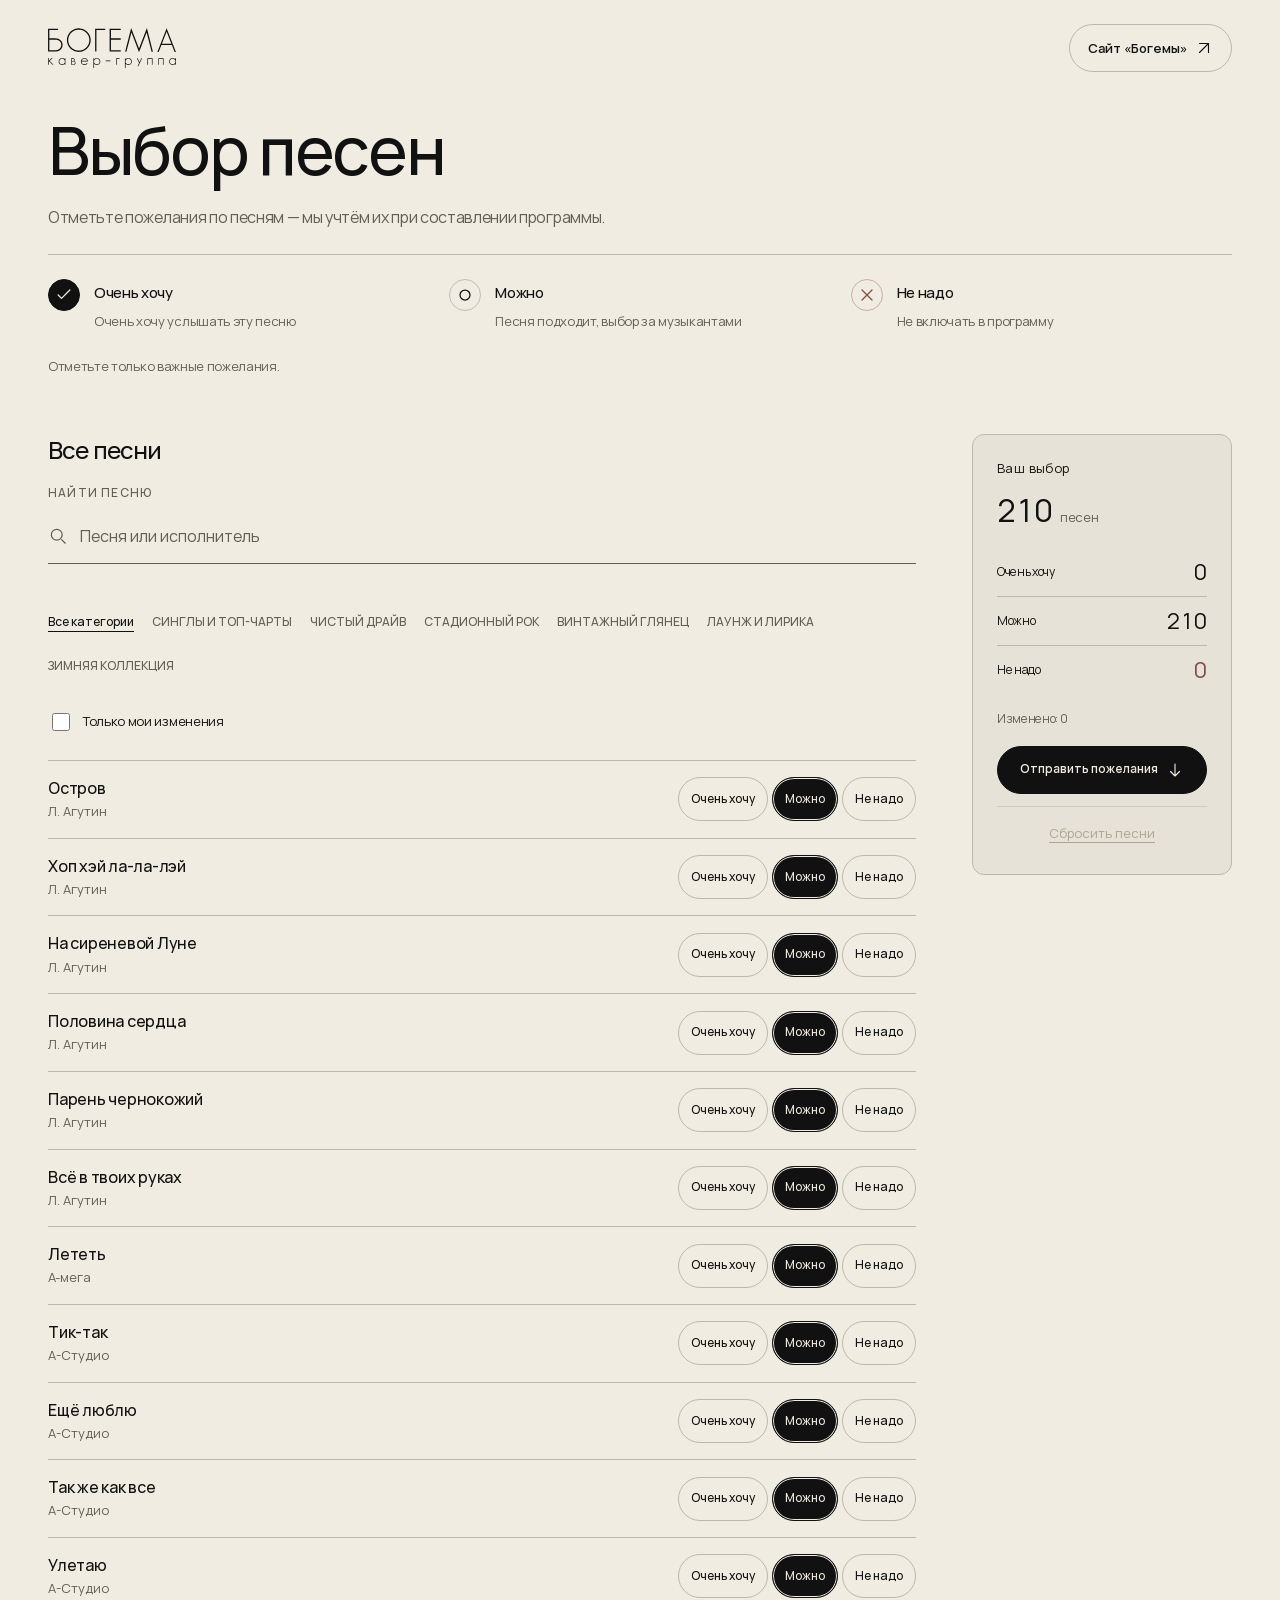
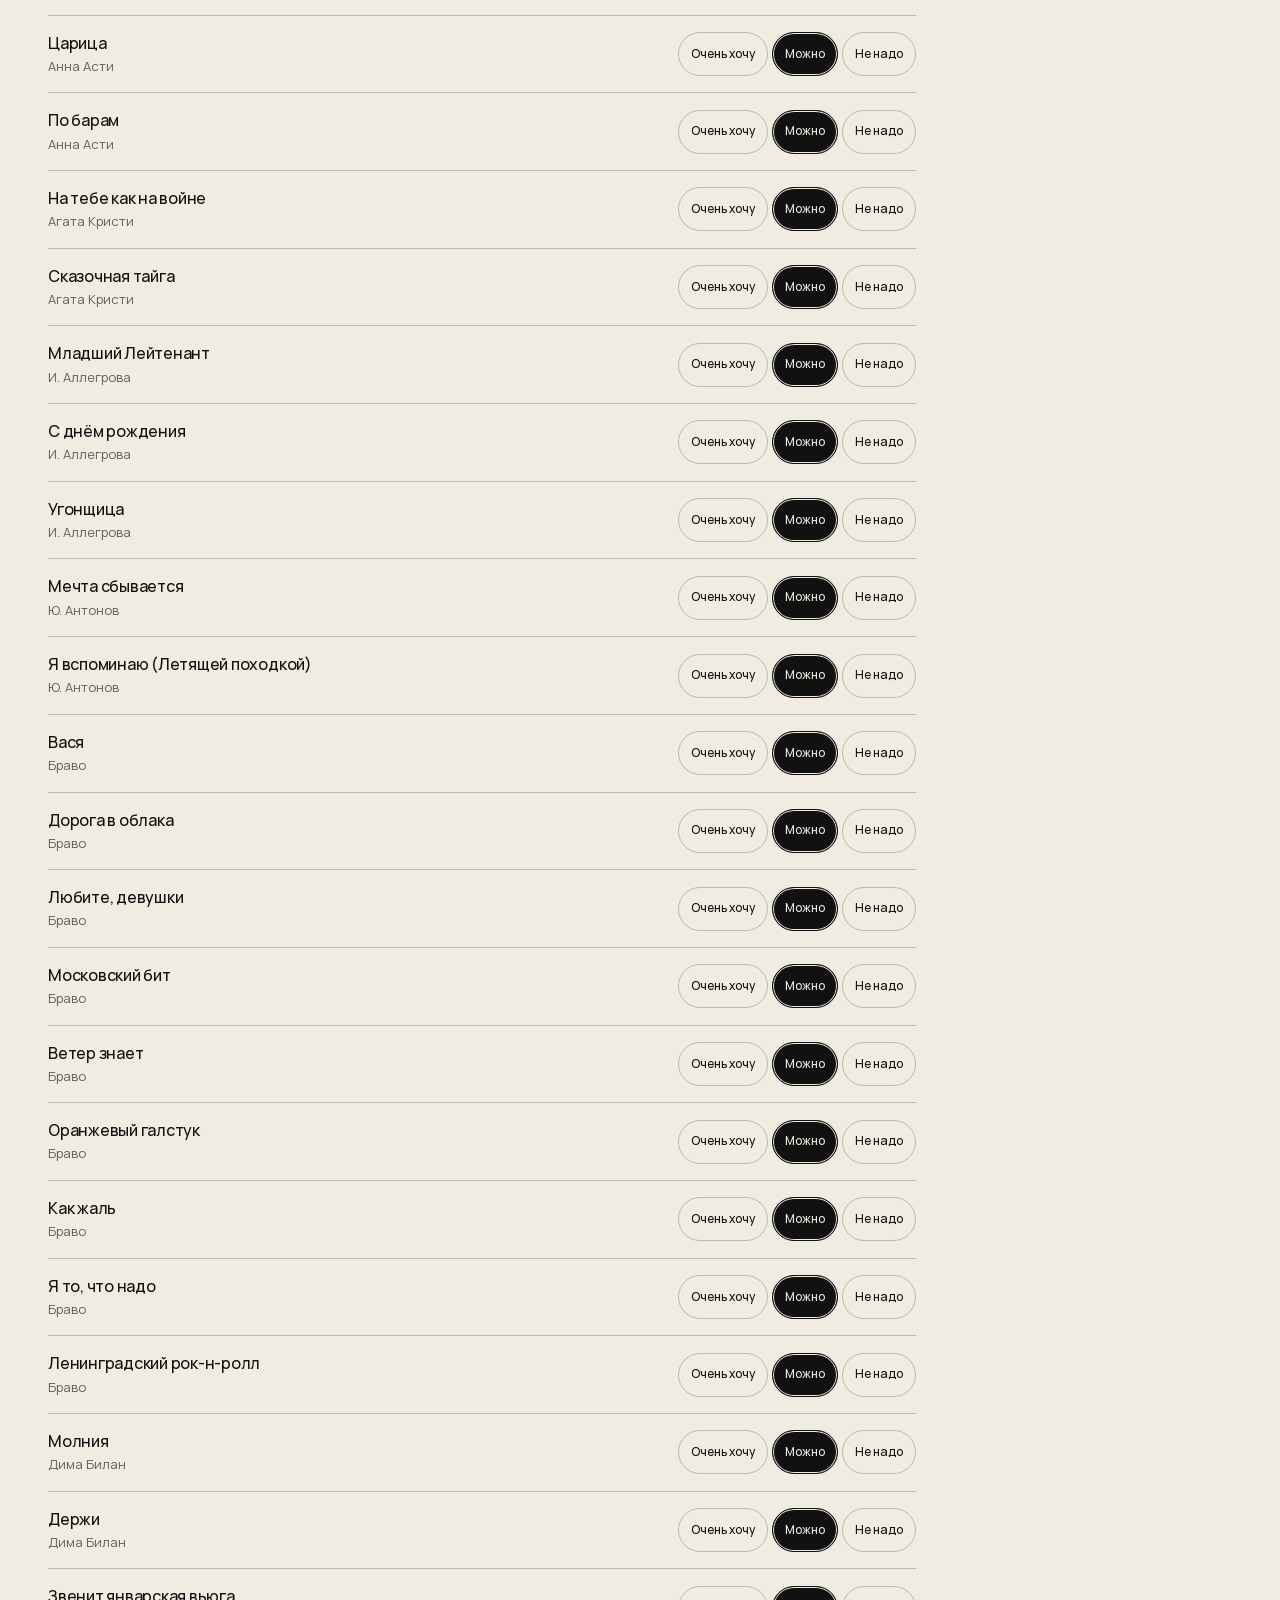
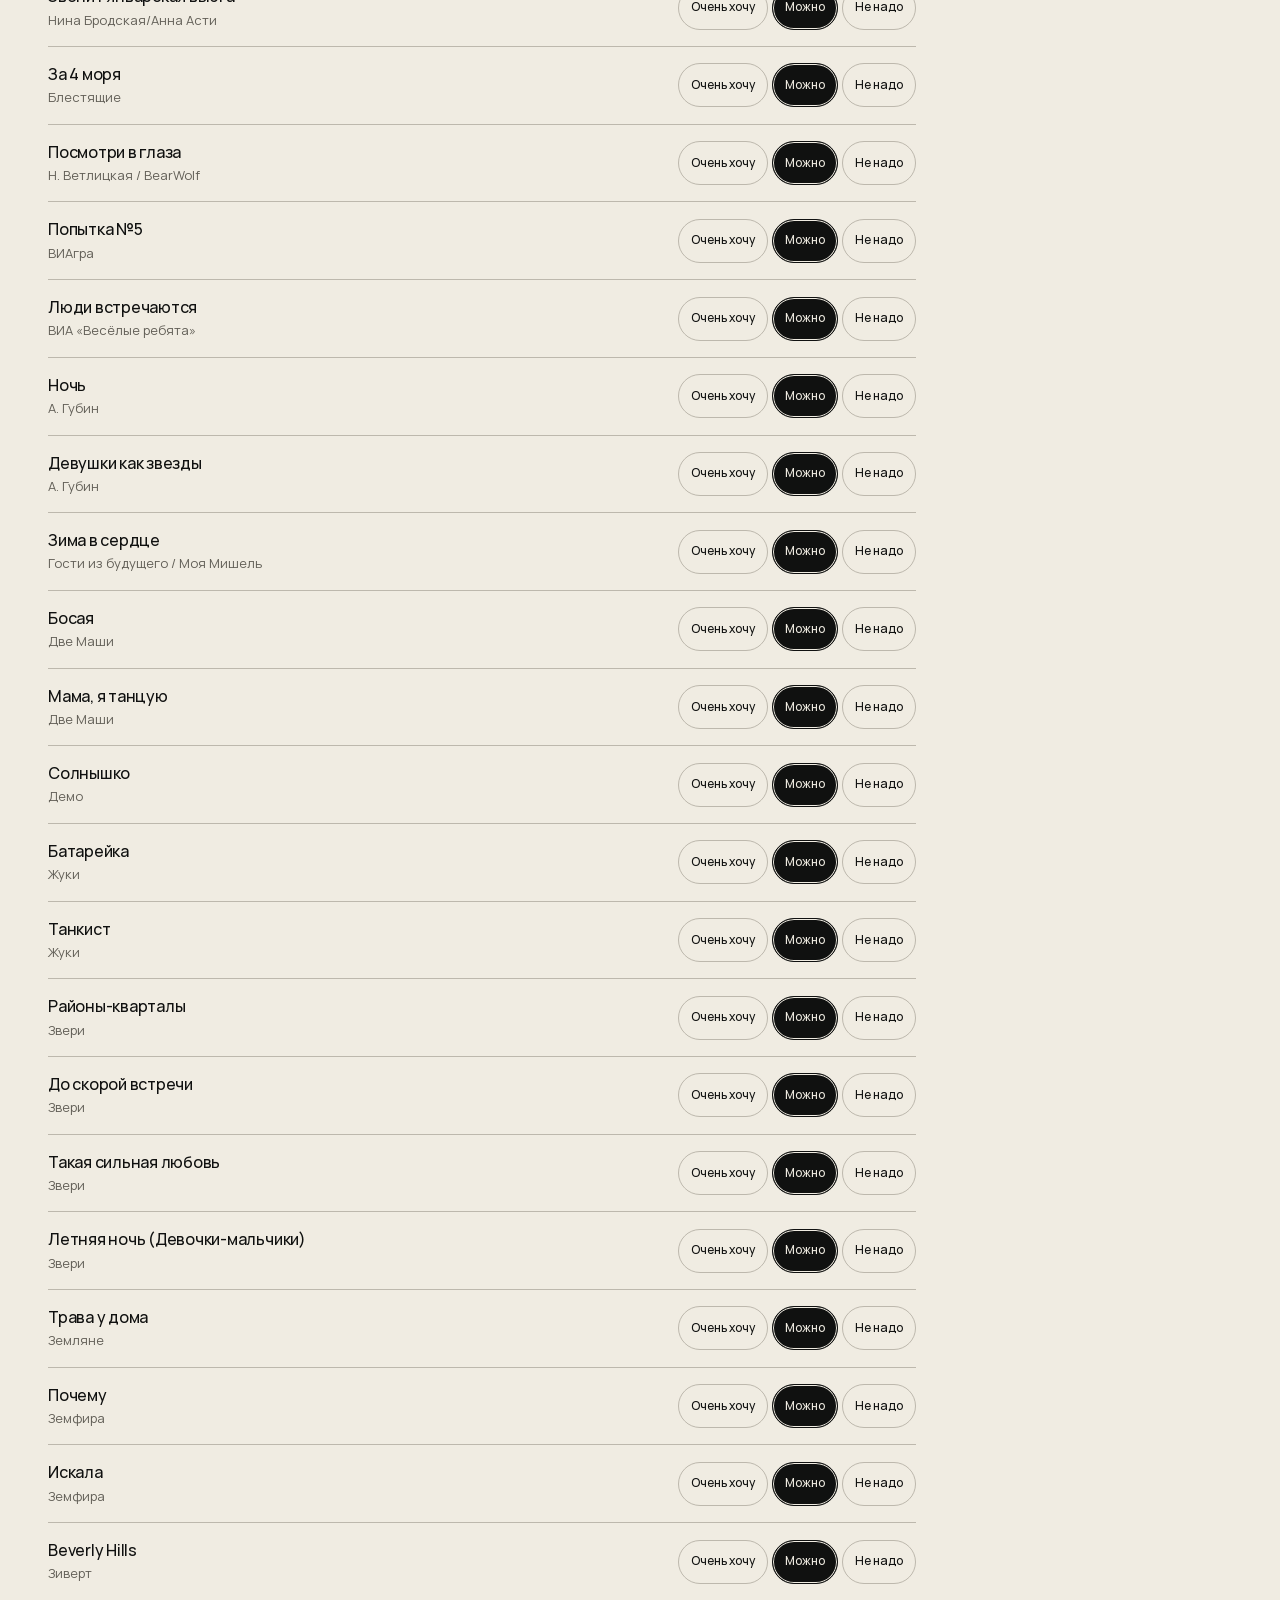
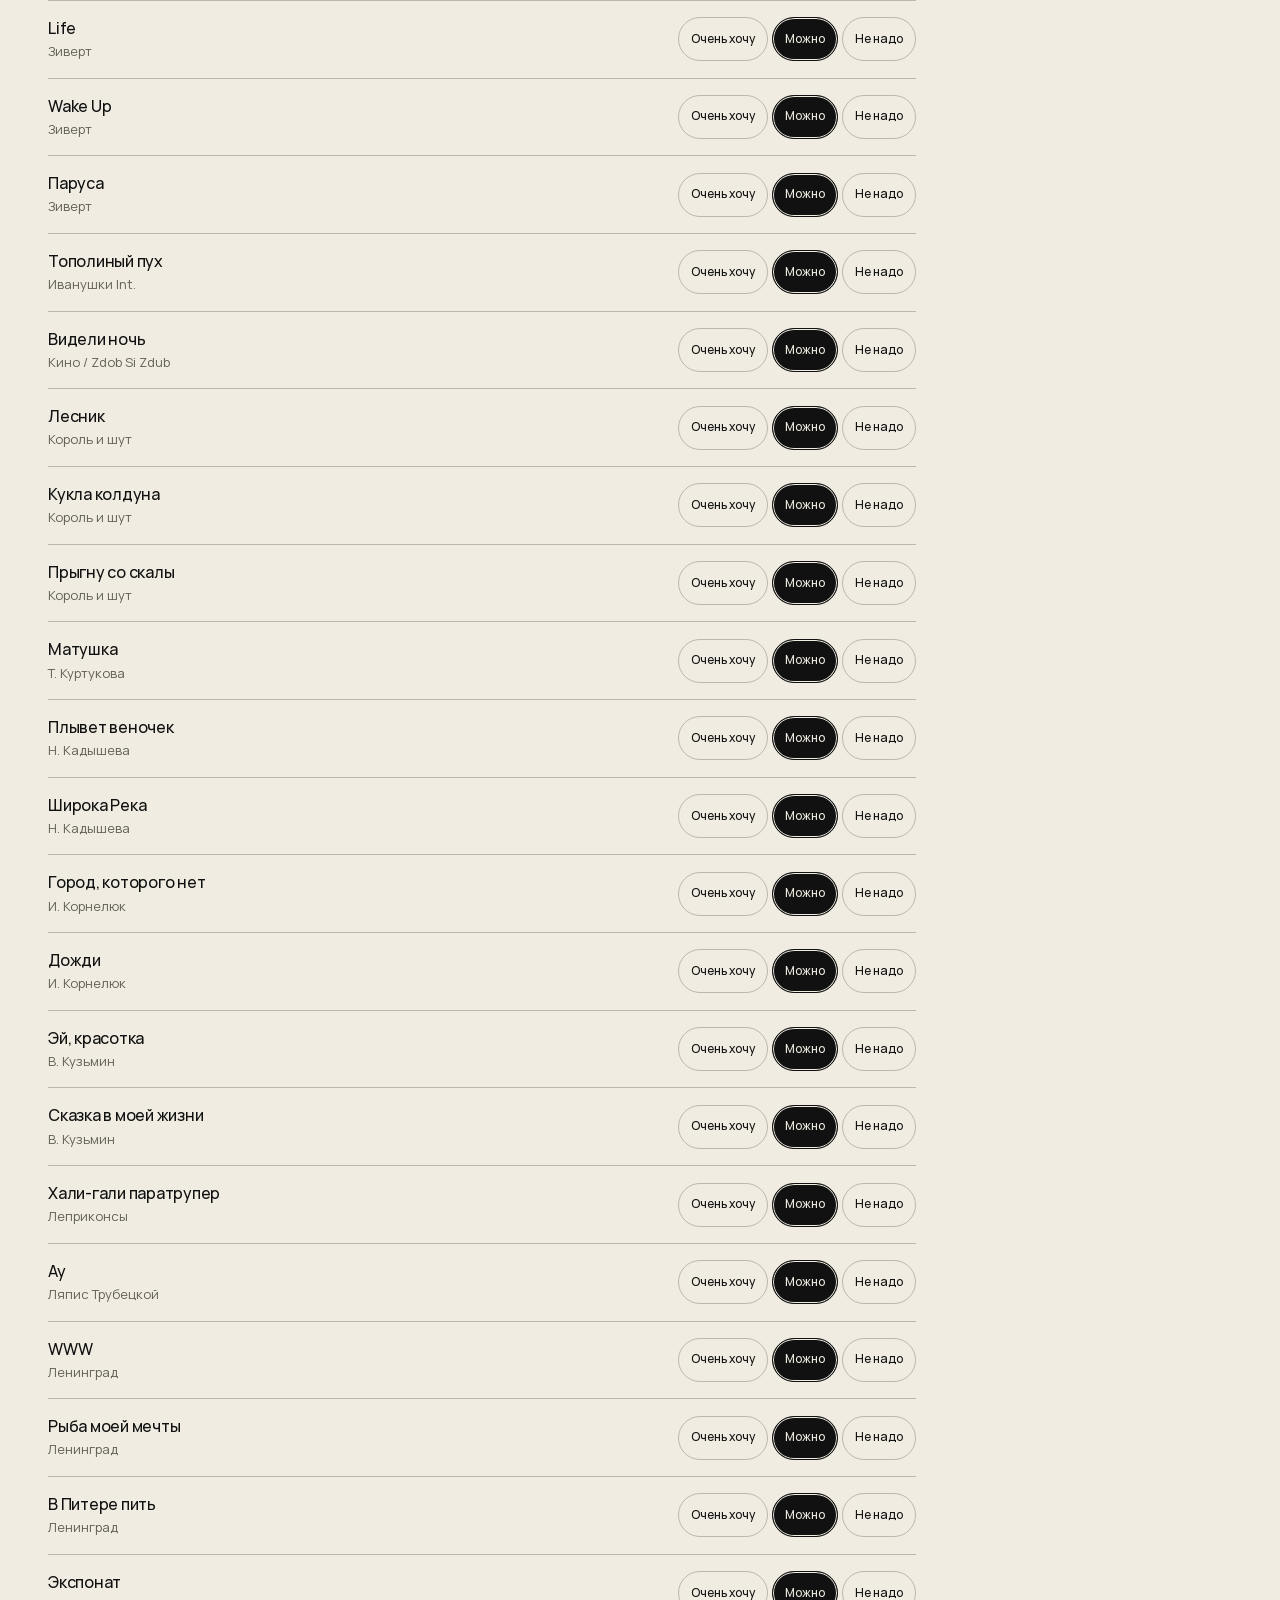
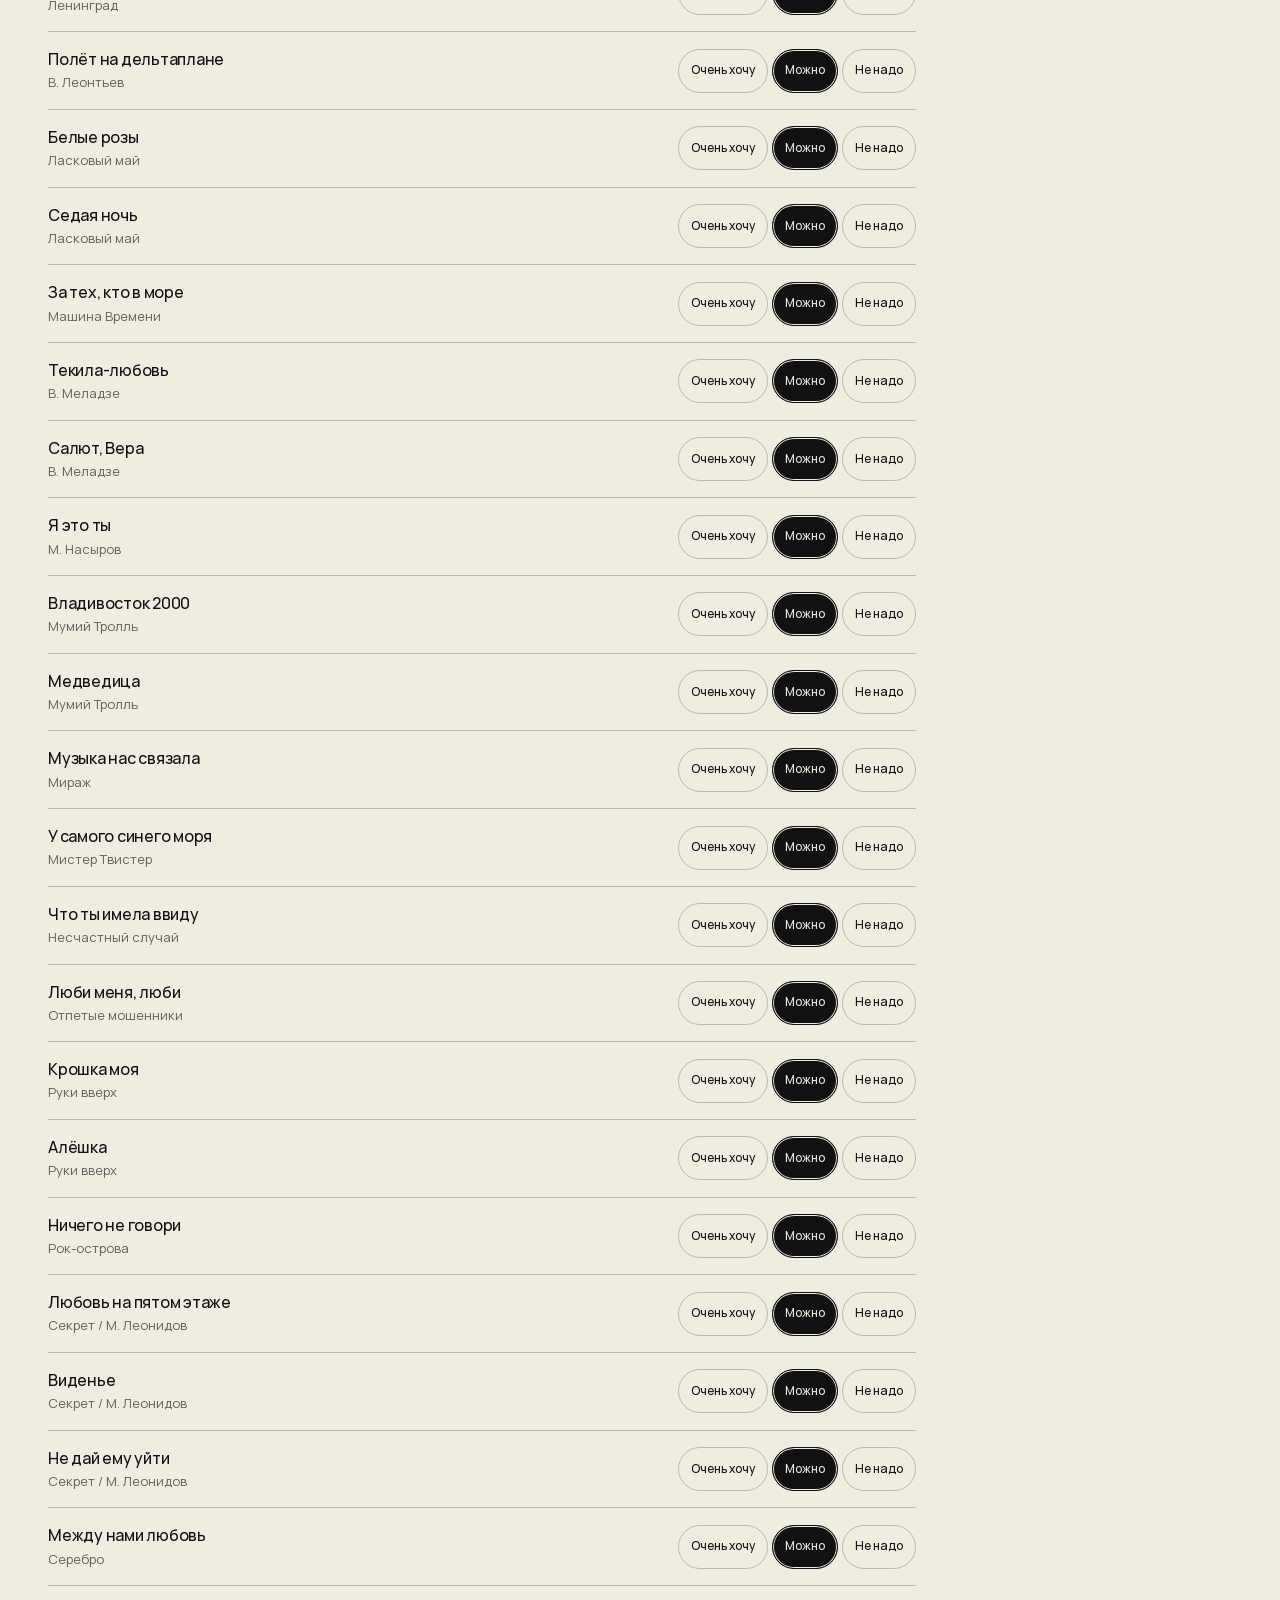
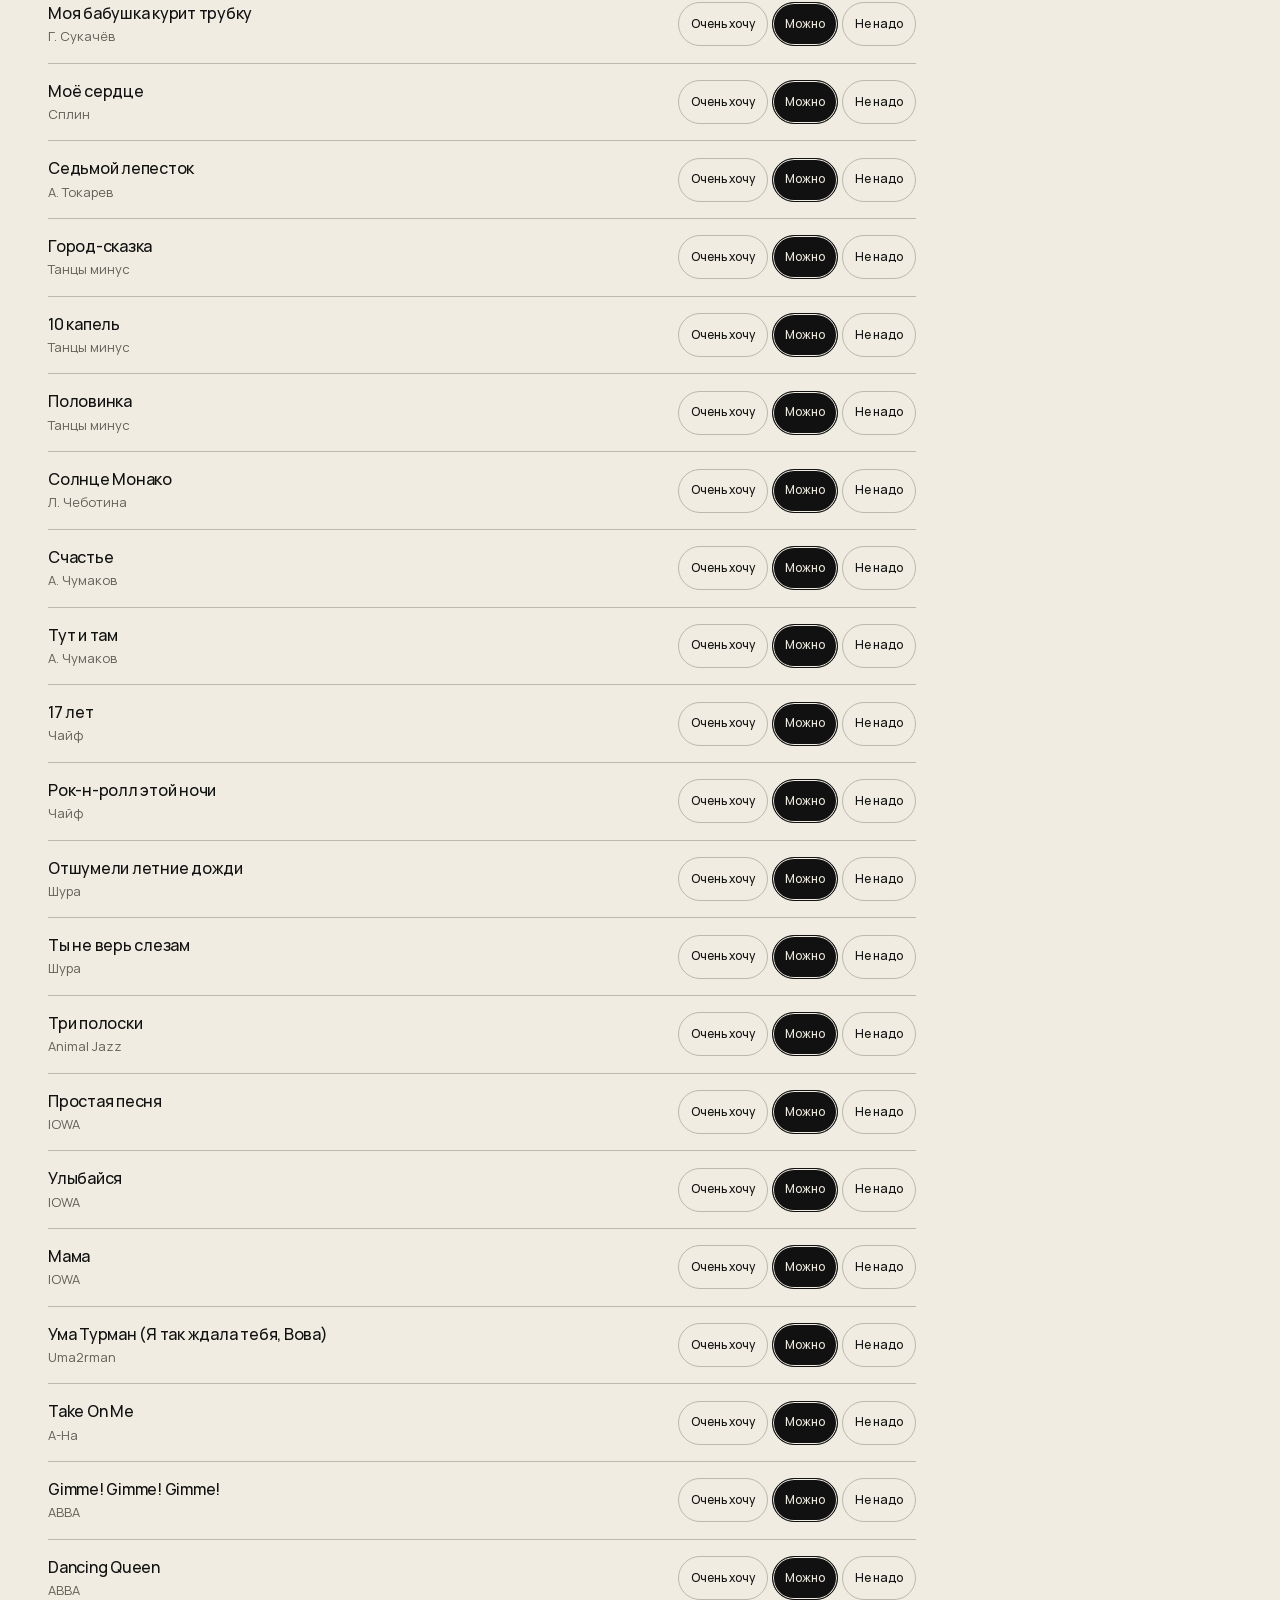
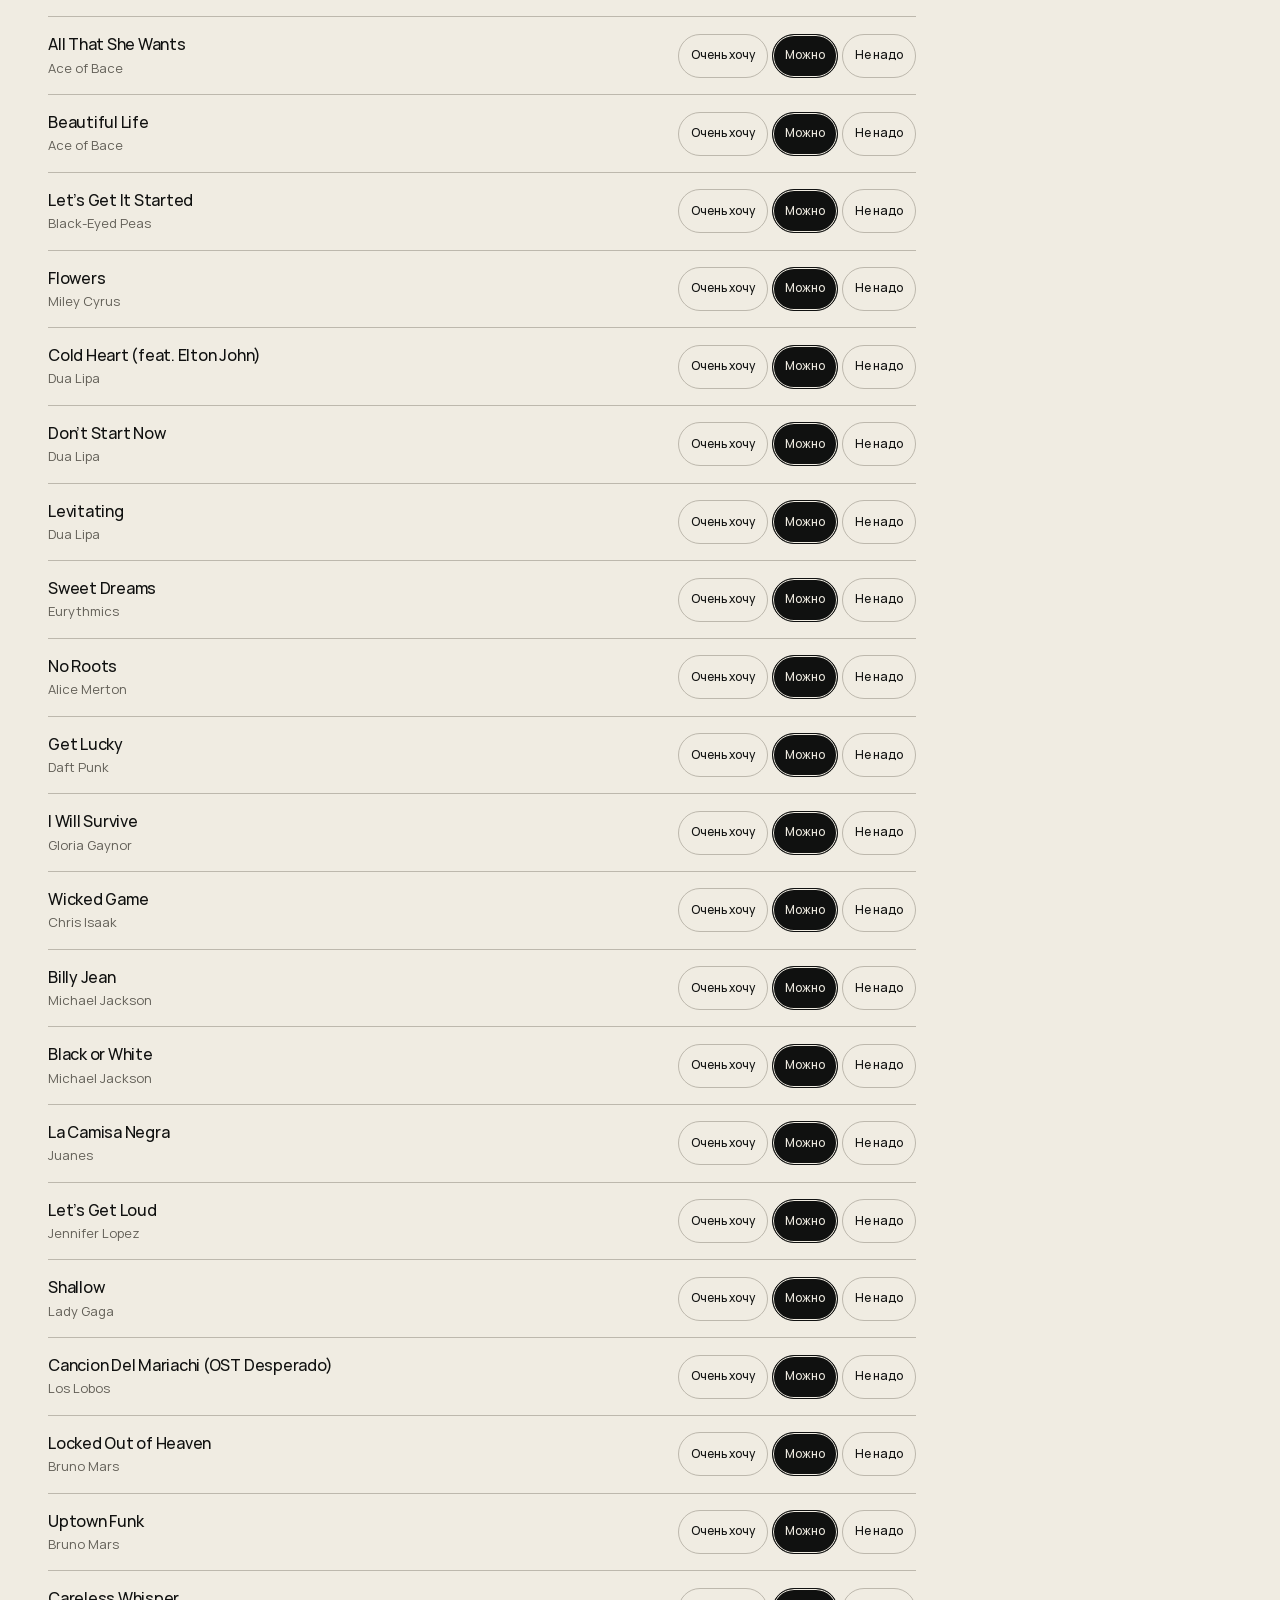
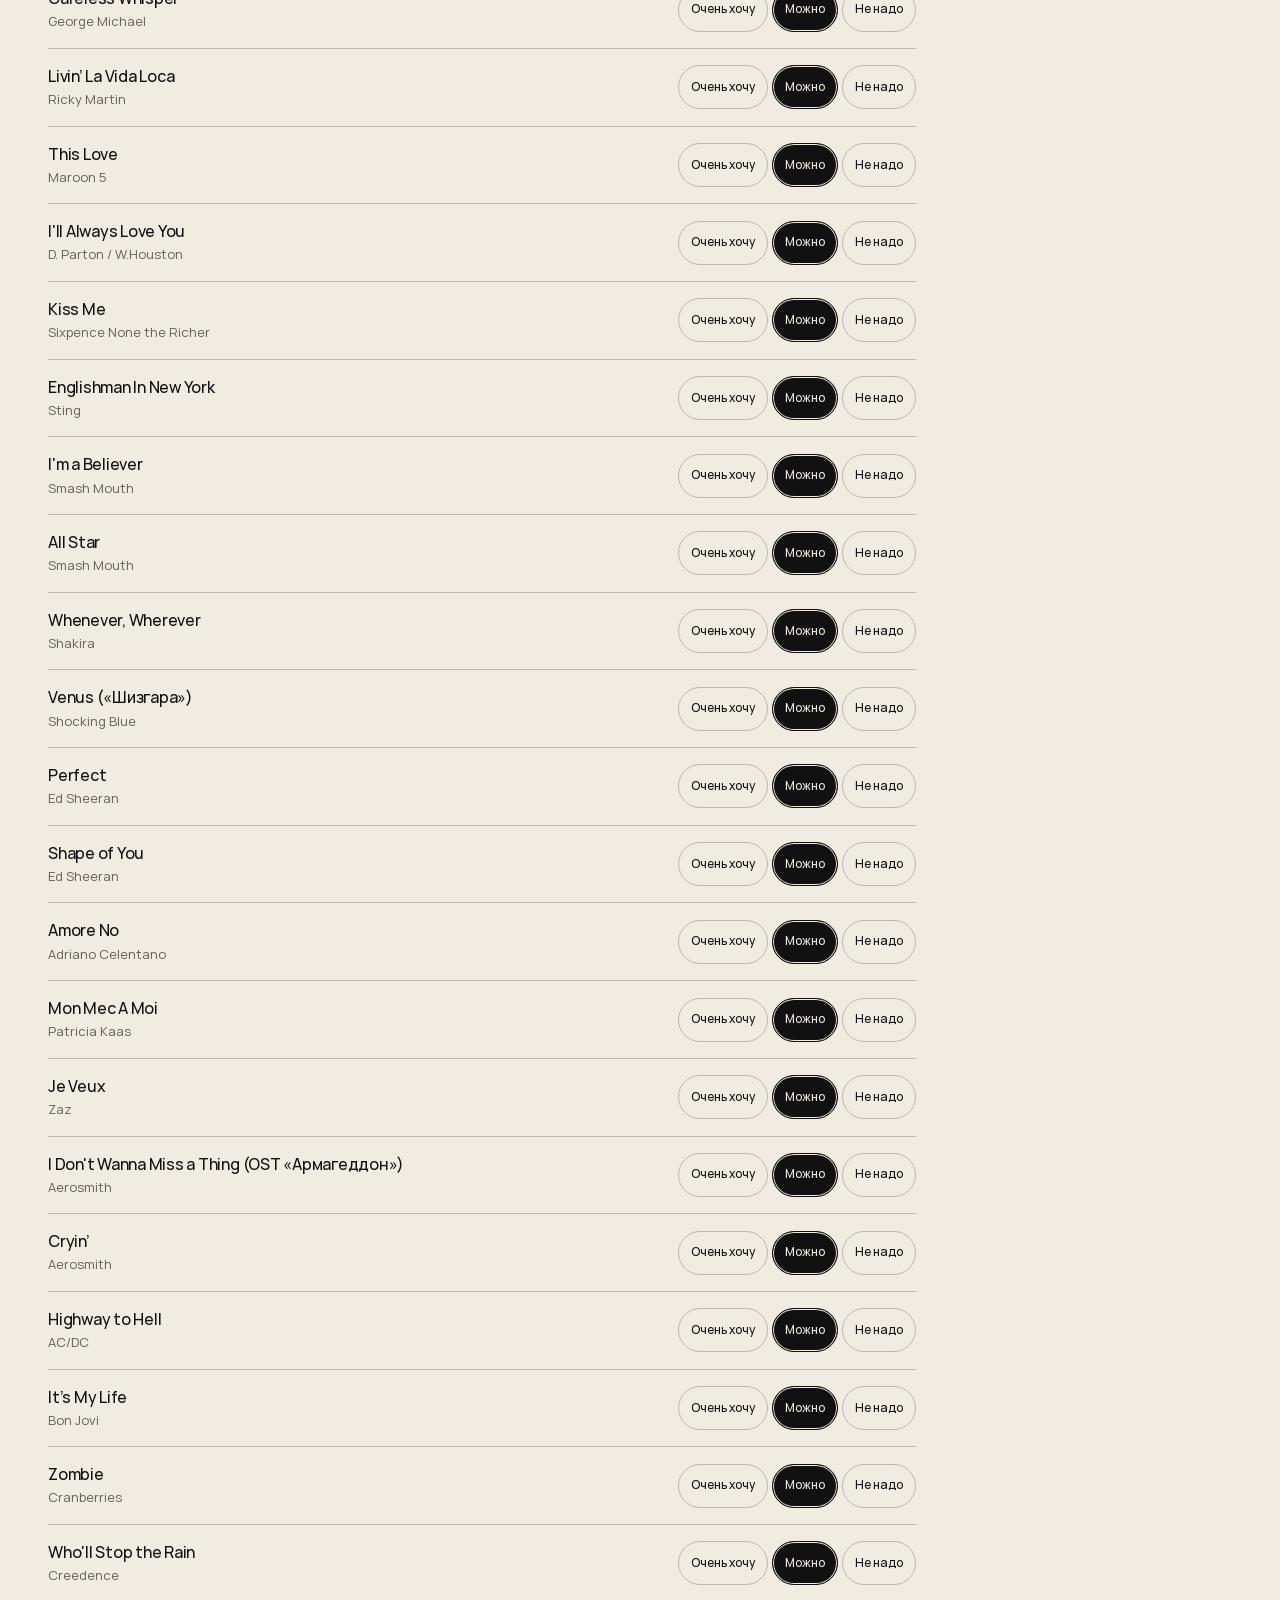
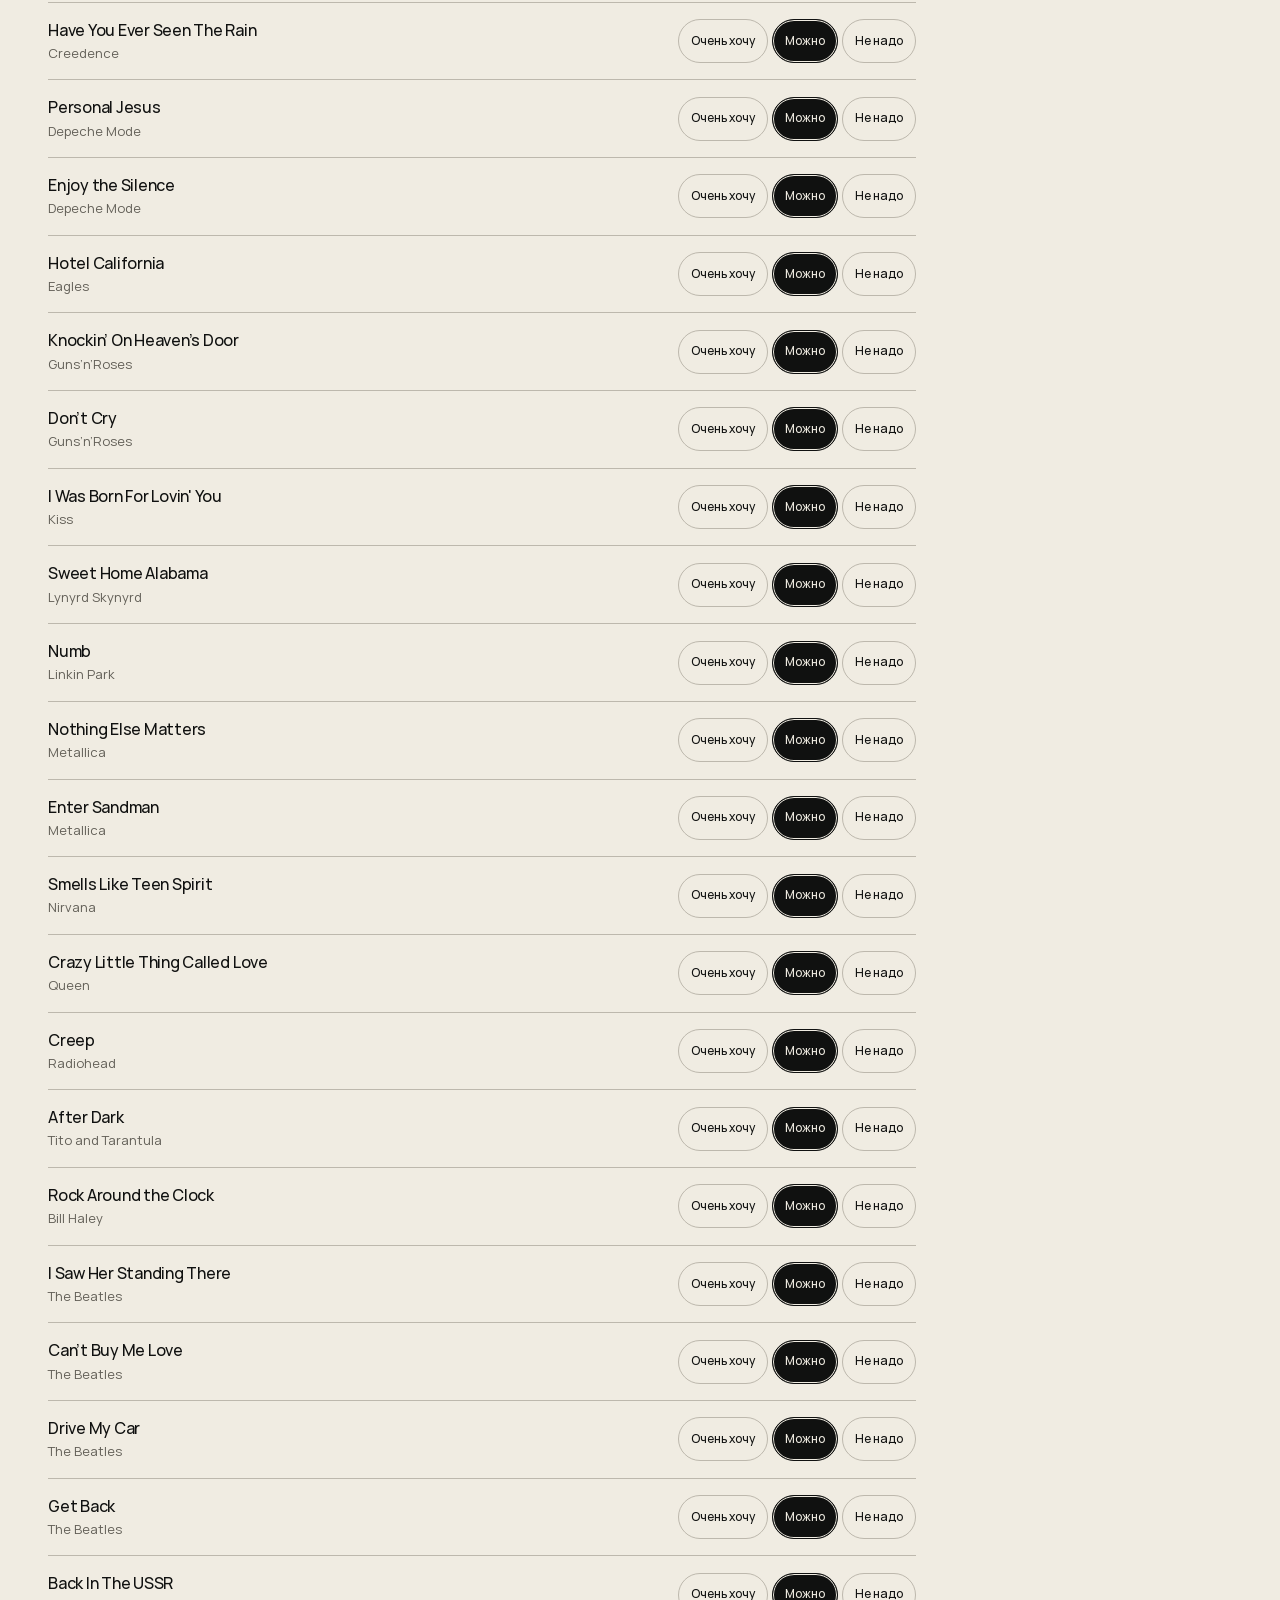
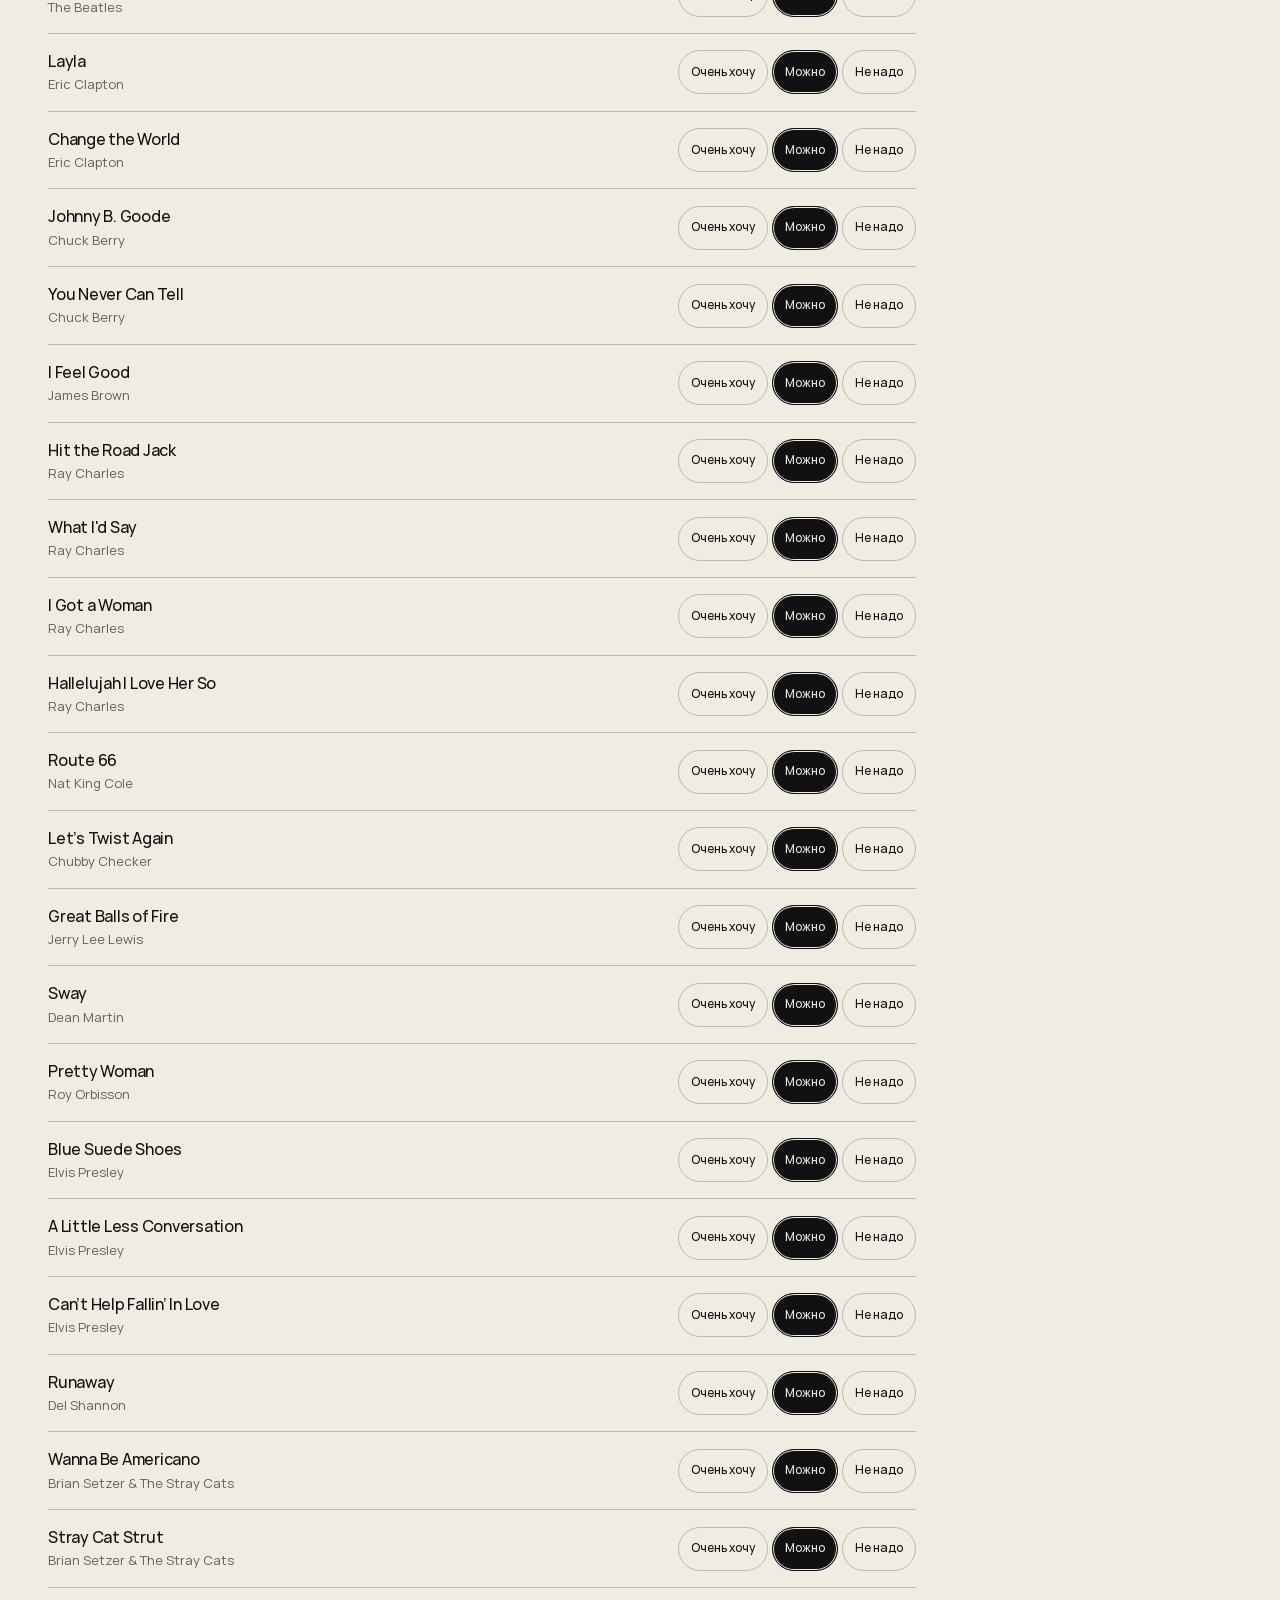
<file: selection/index.html>
<!doctype html>
<html lang="ru">
<head>
  <meta charset="utf-8">
  <meta name="viewport" content="width=device-width, initial-scale=1">
  <meta name="color-scheme" content="light dark">
  <meta name="theme-color" content="#f0ece2">
  <meta name="robots" content="noindex, nofollow">
  <meta name="description" content="Репертуар Богемы. Отметьте любимые песни и то, что лучше не играть на вашем празднике.">
  <title>Выбор песен — Богема</title>
  <link rel="canonical" href="https://dunshaar.github.io/demo_version_bogema/selection/">
  <meta property="og:type" content="website">
  <meta property="og:site_name" content="Богема">
  <meta property="og:locale" content="ru_RU">
  <meta property="og:title" content="Кавер-группа Богема">
  <meta property="og:description" content="Стильный саундтрек к вашему празднику, живой звук, яркий вокал и опытные музыканты">
  <meta property="og:url" content="https://dunshaar.github.io/demo_version_bogema/selection/">
  <meta property="og:image" content="https://dunshaar.github.io/demo_version_bogema/selection/assets/share-bogema-v1.jpg">
  <meta property="og:image:secure_url" content="https://dunshaar.github.io/demo_version_bogema/selection/assets/share-bogema-v1.jpg">
  <meta property="og:image:type" content="image/jpeg">
  <meta property="og:image:width" content="1200">
  <meta property="og:image:height" content="630">
  <meta property="og:image:alt" content="Пять музыкантов кавер-группы Богема и логотип группы">
  <meta name="twitter:card" content="summary_large_image">
  <meta name="twitter:title" content="Кавер-группа Богема">
  <meta name="twitter:description" content="Стильный саундтрек к вашему празднику, живой звук, яркий вокал и опытные музыканты">
  <meta name="twitter:image" content="https://dunshaar.github.io/demo_version_bogema/selection/assets/share-bogema-v1.jpg">
  <meta name="twitter:image:alt" content="Пять музыкантов кавер-группы Богема и логотип группы">
  <link rel="icon" href="assets/favicon.svg" type="image/svg+xml">
  <link rel="stylesheet" href="assets/fonts/fonts.css?v=20261022-release">
  <link rel="stylesheet" href="styles.css?v=20261024-vector">
  <link rel="stylesheet" href="forms.css?v=20261022-release">
  <link rel="stylesheet" href="motion.css?v=20261022-release">
  <link rel="stylesheet" href="repertoire.css?v=20261024-vector">
  <script type="module" src="repertoire.js?v=20261024-reset-confirm"></script>
  <script src="forms.js?v=20261022-release" defer></script>
<link rel="stylesheet" href="assets/bogema-design-system.css?v=20261022-release">
<link rel="stylesheet" href="assets/bogema-navigation.css?v=20261022-release">
<link rel="stylesheet" href="assets/bogema-catalog-controls.css?v=20261022-release">
<link rel="stylesheet" href="client-finishing.css?v=20261024-reset-confirm">
</head>
<body class="repertoire-page" data-bogema-theme="light">
  <a class="rep-skip" href="#songs">К списку песен</a>
<header class="wrap b-page-header" aria-label="Навигация">
    <a class="b-brand" href="https://dunshaar.github.io/demo_version_bogema/" target="_blank" rel="noopener" aria-label="Богема — основной сайт, откроется в новой вкладке"><img src="assets/logo-dark.svg" width="5776" height="1824" alt=""></a>
    <a class="b-nav-action rep-site-link" href="https://dunshaar.github.io/demo_version_bogema/" target="_blank" rel="noopener"><span>Сайт «Богемы»</span><svg viewBox="0 0 24 24" fill="none" stroke="currentColor" stroke-width="1.5" stroke-linecap="round" stroke-linejoin="round" aria-hidden="true" focusable="false"><path d="M6 18 18 6M6 6h12v12"/></svg><span class="b-nav-sr-only"> — откроется в новой вкладке</span></a>
  </header>
  <main>
    <section class="wrap rep-intro" aria-labelledby="page-title">
      <h1 id="page-title" class="b-page-title">Выбор песен</h1>
      <p class="b-page-lead">Отметьте пожелания по песням — мы учтём их при составлении программы.</p>
      <div class="rep-guide" aria-label="Как отметить песни">
        <div class="rep-guide-values">
          <div class="rep-guide-option rep-guide-want"><span class="rep-guide-symbol" aria-hidden="true"><svg class="rep-guide-icon" viewBox="0 0 24 24" fill="none" stroke="currentColor" stroke-width="1.5" stroke-linecap="round" stroke-linejoin="round" aria-hidden="true" focusable="false"><path d="m5 12 4 4L19 6"/></svg></span><div><strong>Очень хочу</strong><p>Очень хочу услышать эту песню</p></div></div>
          <div class="rep-guide-option rep-guide-maybe"><span class="rep-guide-symbol" aria-hidden="true"><svg class="rep-guide-icon" viewBox="0 0 24 24" fill="none" stroke="currentColor" stroke-width="1.5" stroke-linecap="round" stroke-linejoin="round" aria-hidden="true" focusable="false"><circle cx="12" cy="12" r="6"/></svg></span><div><strong>Можно</strong><p>Песня подходит, выбор за музыкантами</p></div></div>
          <div class="rep-guide-option rep-guide-skip"><span class="rep-guide-symbol" aria-hidden="true"><svg class="rep-guide-icon" viewBox="0 0 24 24" fill="none" stroke="currentColor" stroke-width="1.5" stroke-linecap="round" stroke-linejoin="round" aria-hidden="true" focusable="false"><path d="m6 6 12 12M18 6 6 18"/></svg></span><div><strong>Не надо</strong><p>Не включать в программу</p></div></div>
        </div>
        <div class="rep-guide-foot"><p>Отметьте только важные пожелания.</p></div>
      </div>
    </section>
    <div class="wrap rep-workspace">
      <aside class="rep-companion" id="repertoire-companion" aria-labelledby="companion-title">
        <div class="rep-companion-heading"><p id="companion-title"><span id="companion-program">Ваш выбор</span></p><p class="rep-companion-total"><strong id="companion-total">210</strong><span>песен</span></p></div>

        <dl class="rep-counts" aria-label="Ваши музыкальные пожелания">
          <div class="rep-count-want"><dt>Очень хочу</dt><dd id="count-want">0</dd></div>
          <div class="rep-count-maybe"><dt>Можно</dt><dd id="count-maybe">0</dd></div>
          <div class="rep-count-skip"><dt>Не надо</dt><dd id="count-skip">0</dd></div>
        </dl>
        <p class="rep-selected-total">Изменено: <span id="selected-total">0</span></p><a class="rep-primary rep-send-link" href="#wishes-form"><span>Отправить пожелания</span><svg viewBox="0 0 24 24" fill="none" stroke="currentColor" stroke-width="1.5" aria-hidden="true"><path d="M12 4v16m-6-6 6 6 6-6" stroke-linecap="round" stroke-linejoin="round"/></svg></a>
        <button type="button" class="rep-text-button rep-reset" id="reset-open" title="Сбросить песни" aria-haspopup="dialog" aria-controls="reset-dialog" disabled><span class="rep-reset-label">Сбросить песни</span><svg class="rep-reset-icon" viewBox="0 0 24 24" fill="none" stroke="currentColor" stroke-width="1.5" aria-hidden="true"><path d="M4 9a8 8 0 1 1 .5 7M4 3v6h6" stroke-linecap="round" stroke-linejoin="round"/></svg></button><p id="reset-status" class="rep-sr-only" role="status"></p>
      </aside>
      <div class="rep-main-column">
    <section class="rep-catalog" id="songs" aria-labelledby="list-title">
      <div class="rep-list-heading"><h2 id="list-title">Все песни</h2></div>
      <div class="rep-search">
        <label for="song-search">Найти песню</label>
        <div class="rep-search-field"><svg viewBox="0 0 24 24" fill="none" stroke="currentColor" stroke-width="1.5" aria-hidden="true"><circle cx="10.5" cy="10.5" r="6.5"/><path d="m16 16 5 5"/></svg><input id="song-search" type="search" placeholder="Песня или исполнитель" autocomplete="off" maxlength="100" aria-describedby="search-status" disabled><button id="search-clear" type="button" aria-label="Очистить поиск" hidden><svg viewBox="0 0 24 24" fill="none" stroke="currentColor" stroke-width="1.5" aria-hidden="true"><path d="m6 6 12 12M18 6 6 18"/></svg></button></div>
        <p id="search-status" role="status" aria-live="polite" aria-atomic="true"></p>
      </div>
<nav class="b-category-links" id="client-categories" aria-label="Категории песен"></nav>
<label class="rep-marked-control"><input type="checkbox" id="only-marked">Только мои изменения</label>
      <div class="rep-result-line rep-sr-only"><p id="results-status" role="status" aria-live="polite"></p></div>
      <p id="catalog-loading" class="rep-small">Подключаем отметки, полный список доступен ниже</p>
      <p id="catalog-error" class="rep-notice" role="alert" hidden>Не удалось подключить отметки. Полный список ниже остаётся доступным <button type="button" class="rep-text-button" id="retry-catalog">Повторить</button></p>
      <noscript><p class="rep-notice">Ниже весь репертуар <br> Для отметок нужен JavaScript</p><style>#catalog-loading,.rep-companion,.rep-tools,.rep-result-line{display:none}</style></noscript>
      <section id="deprecated-section" class="rep-notice rep-deprecated" hidden aria-labelledby="deprecated-title"><h2 id="deprecated-title">Некоторые песни больше недоступны</h2><p>Эти сохранённые отметки не войдут в заявку</p><ul id="deprecated-songs"></ul></section>
      <p id="wishes-status" class="rep-sr-only" role="status"></p>
      <!-- CATALOG:START -->
<section class="rep-program-list" id="songs-all" aria-labelledby="list-title"><h2 class="rep-static-title">210 песен</h2><ol id="song-list-all" class="rep-song-list"><li class="rep-song-row" data-song-id="all-song-001" data-program="all"><div class="rep-song-info"><span class="rep-song-number" aria-hidden="true">01</span><h3>Остров</h3><span class="rep-song-artist">Л. Агутин</span></div><div class="rep-choice-host"></div></li>
<li class="rep-song-row" data-song-id="all-song-002" data-program="all"><div class="rep-song-info"><span class="rep-song-number" aria-hidden="true">02</span><h3>Хоп хэй ла-ла-лэй</h3><span class="rep-song-artist">Л. Агутин</span></div><div class="rep-choice-host"></div></li>
<li class="rep-song-row" data-song-id="all-song-003" data-program="all"><div class="rep-song-info"><span class="rep-song-number" aria-hidden="true">03</span><h3>На сиреневой Луне</h3><span class="rep-song-artist">Л. Агутин</span></div><div class="rep-choice-host"></div></li>
<li class="rep-song-row" data-song-id="all-song-004" data-program="all"><div class="rep-song-info"><span class="rep-song-number" aria-hidden="true">04</span><h3>Половина сердца</h3><span class="rep-song-artist">Л. Агутин</span></div><div class="rep-choice-host"></div></li>
<li class="rep-song-row" data-song-id="all-song-005" data-program="all"><div class="rep-song-info"><span class="rep-song-number" aria-hidden="true">05</span><h3>Парень чернокожий</h3><span class="rep-song-artist">Л. Агутин</span></div><div class="rep-choice-host"></div></li>
<li class="rep-song-row" data-song-id="all-song-006" data-program="all"><div class="rep-song-info"><span class="rep-song-number" aria-hidden="true">06</span><h3>Всё в твоих руках</h3><span class="rep-song-artist">Л. Агутин</span></div><div class="rep-choice-host"></div></li>
<li class="rep-song-row" data-song-id="all-song-007" data-program="all"><div class="rep-song-info"><span class="rep-song-number" aria-hidden="true">07</span><h3>Лететь</h3><span class="rep-song-artist">А-мега</span></div><div class="rep-choice-host"></div></li>
<li class="rep-song-row" data-song-id="all-song-008" data-program="all"><div class="rep-song-info"><span class="rep-song-number" aria-hidden="true">08</span><h3>Тик-так</h3><span class="rep-song-artist">А-Студио</span></div><div class="rep-choice-host"></div></li>
<li class="rep-song-row" data-song-id="all-song-009" data-program="all"><div class="rep-song-info"><span class="rep-song-number" aria-hidden="true">09</span><h3>Ещё люблю</h3><span class="rep-song-artist">А-Студио</span></div><div class="rep-choice-host"></div></li>
<li class="rep-song-row" data-song-id="all-song-010" data-program="all"><div class="rep-song-info"><span class="rep-song-number" aria-hidden="true">10</span><h3>Так же как все</h3><span class="rep-song-artist">А-Студио</span></div><div class="rep-choice-host"></div></li>
<li class="rep-song-row" data-song-id="all-song-011" data-program="all"><div class="rep-song-info"><span class="rep-song-number" aria-hidden="true">11</span><h3>Улетаю</h3><span class="rep-song-artist">А-Студио</span></div><div class="rep-choice-host"></div></li>
<li class="rep-song-row" data-song-id="all-song-012" data-program="all"><div class="rep-song-info"><span class="rep-song-number" aria-hidden="true">12</span><h3>Царица</h3><span class="rep-song-artist">Анна Асти</span></div><div class="rep-choice-host"></div></li>
<li class="rep-song-row" data-song-id="all-song-013" data-program="all"><div class="rep-song-info"><span class="rep-song-number" aria-hidden="true">13</span><h3>По барам</h3><span class="rep-song-artist">Анна Асти</span></div><div class="rep-choice-host"></div></li>
<li class="rep-song-row" data-song-id="all-song-014" data-program="all"><div class="rep-song-info"><span class="rep-song-number" aria-hidden="true">14</span><h3>На тебе как на войне</h3><span class="rep-song-artist">Агата Кристи</span></div><div class="rep-choice-host"></div></li>
<li class="rep-song-row" data-song-id="all-song-015" data-program="all"><div class="rep-song-info"><span class="rep-song-number" aria-hidden="true">15</span><h3>Сказочная тайга</h3><span class="rep-song-artist">Агата Кристи</span></div><div class="rep-choice-host"></div></li>
<li class="rep-song-row" data-song-id="all-song-016" data-program="all"><div class="rep-song-info"><span class="rep-song-number" aria-hidden="true">16</span><h3>Младший Лейтенант</h3><span class="rep-song-artist">И. Аллегрова</span></div><div class="rep-choice-host"></div></li>
<li class="rep-song-row" data-song-id="all-song-017" data-program="all"><div class="rep-song-info"><span class="rep-song-number" aria-hidden="true">17</span><h3>С днём рождения</h3><span class="rep-song-artist">И. Аллегрова</span></div><div class="rep-choice-host"></div></li>
<li class="rep-song-row" data-song-id="all-song-018" data-program="all"><div class="rep-song-info"><span class="rep-song-number" aria-hidden="true">18</span><h3>Угонщица</h3><span class="rep-song-artist">И. Аллегрова</span></div><div class="rep-choice-host"></div></li>
<li class="rep-song-row" data-song-id="all-song-019" data-program="all"><div class="rep-song-info"><span class="rep-song-number" aria-hidden="true">19</span><h3>Мечта сбывается</h3><span class="rep-song-artist">Ю. Антонов</span></div><div class="rep-choice-host"></div></li>
<li class="rep-song-row" data-song-id="all-song-020" data-program="all"><div class="rep-song-info"><span class="rep-song-number" aria-hidden="true">20</span><h3>Я вспоминаю (Летящей походкой)</h3><span class="rep-song-artist">Ю. Антонов</span></div><div class="rep-choice-host"></div></li>
<li class="rep-song-row" data-song-id="all-song-021" data-program="all"><div class="rep-song-info"><span class="rep-song-number" aria-hidden="true">21</span><h3>Вася</h3><span class="rep-song-artist">Браво</span></div><div class="rep-choice-host"></div></li>
<li class="rep-song-row" data-song-id="all-song-022" data-program="all"><div class="rep-song-info"><span class="rep-song-number" aria-hidden="true">22</span><h3>Дорога в облака</h3><span class="rep-song-artist">Браво</span></div><div class="rep-choice-host"></div></li>
<li class="rep-song-row" data-song-id="all-song-023" data-program="all"><div class="rep-song-info"><span class="rep-song-number" aria-hidden="true">23</span><h3>Любите, девушки</h3><span class="rep-song-artist">Браво</span></div><div class="rep-choice-host"></div></li>
<li class="rep-song-row" data-song-id="all-song-024" data-program="all"><div class="rep-song-info"><span class="rep-song-number" aria-hidden="true">24</span><h3>Московский бит</h3><span class="rep-song-artist">Браво</span></div><div class="rep-choice-host"></div></li>
<li class="rep-song-row" data-song-id="all-song-025" data-program="all"><div class="rep-song-info"><span class="rep-song-number" aria-hidden="true">25</span><h3>Ветер знает</h3><span class="rep-song-artist">Браво</span></div><div class="rep-choice-host"></div></li>
<li class="rep-song-row" data-song-id="all-song-026" data-program="all"><div class="rep-song-info"><span class="rep-song-number" aria-hidden="true">26</span><h3>Оранжевый галстук</h3><span class="rep-song-artist">Браво</span></div><div class="rep-choice-host"></div></li>
<li class="rep-song-row" data-song-id="all-song-027" data-program="all"><div class="rep-song-info"><span class="rep-song-number" aria-hidden="true">27</span><h3>Как жаль</h3><span class="rep-song-artist">Браво</span></div><div class="rep-choice-host"></div></li>
<li class="rep-song-row" data-song-id="all-song-028" data-program="all"><div class="rep-song-info"><span class="rep-song-number" aria-hidden="true">28</span><h3>Я то, что надо</h3><span class="rep-song-artist">Браво</span></div><div class="rep-choice-host"></div></li>
<li class="rep-song-row" data-song-id="all-song-029" data-program="all"><div class="rep-song-info"><span class="rep-song-number" aria-hidden="true">29</span><h3>Ленинградский рок-н-ролл</h3><span class="rep-song-artist">Браво</span></div><div class="rep-choice-host"></div></li>
<li class="rep-song-row" data-song-id="all-song-030" data-program="all"><div class="rep-song-info"><span class="rep-song-number" aria-hidden="true">30</span><h3>Молния</h3><span class="rep-song-artist">Дима Билан</span></div><div class="rep-choice-host"></div></li>
<li class="rep-song-row" data-song-id="all-song-031" data-program="all"><div class="rep-song-info"><span class="rep-song-number" aria-hidden="true">31</span><h3>Держи</h3><span class="rep-song-artist">Дима Билан</span></div><div class="rep-choice-host"></div></li>
<li class="rep-song-row" data-song-id="all-song-032" data-program="all"><div class="rep-song-info"><span class="rep-song-number" aria-hidden="true">32</span><h3>Звенит январская вьюга</h3><span class="rep-song-artist">Нина Бродская/Анна Асти</span></div><div class="rep-choice-host"></div></li>
<li class="rep-song-row" data-song-id="all-song-033" data-program="all"><div class="rep-song-info"><span class="rep-song-number" aria-hidden="true">33</span><h3>За 4 моря</h3><span class="rep-song-artist">Блестящие</span></div><div class="rep-choice-host"></div></li>
<li class="rep-song-row" data-song-id="all-song-034" data-program="all"><div class="rep-song-info"><span class="rep-song-number" aria-hidden="true">34</span><h3>Посмотри в глаза</h3><span class="rep-song-artist">Н. Ветлицкая / BearWolf</span></div><div class="rep-choice-host"></div></li>
<li class="rep-song-row" data-song-id="all-song-035" data-program="all"><div class="rep-song-info"><span class="rep-song-number" aria-hidden="true">35</span><h3>Попытка №5</h3><span class="rep-song-artist">ВИАгра</span></div><div class="rep-choice-host"></div></li>
<li class="rep-song-row" data-song-id="all-song-036" data-program="all"><div class="rep-song-info"><span class="rep-song-number" aria-hidden="true">36</span><h3>Люди встречаются</h3><span class="rep-song-artist">ВИА «Весёлые ребята»</span></div><div class="rep-choice-host"></div></li>
<li class="rep-song-row" data-song-id="all-song-037" data-program="all"><div class="rep-song-info"><span class="rep-song-number" aria-hidden="true">37</span><h3>Ночь</h3><span class="rep-song-artist">А. Губин</span></div><div class="rep-choice-host"></div></li>
<li class="rep-song-row" data-song-id="all-song-038" data-program="all"><div class="rep-song-info"><span class="rep-song-number" aria-hidden="true">38</span><h3>Девушки как звезды</h3><span class="rep-song-artist">А. Губин</span></div><div class="rep-choice-host"></div></li>
<li class="rep-song-row" data-song-id="all-song-039" data-program="all"><div class="rep-song-info"><span class="rep-song-number" aria-hidden="true">39</span><h3>Зима в сердце</h3><span class="rep-song-artist">Гости из будущего / Моя Мишель</span></div><div class="rep-choice-host"></div></li>
<li class="rep-song-row" data-song-id="all-song-040" data-program="all"><div class="rep-song-info"><span class="rep-song-number" aria-hidden="true">40</span><h3>Босая</h3><span class="rep-song-artist">Две Маши</span></div><div class="rep-choice-host"></div></li>
<li class="rep-song-row" data-song-id="all-song-041" data-program="all"><div class="rep-song-info"><span class="rep-song-number" aria-hidden="true">41</span><h3>Мама, я танцую</h3><span class="rep-song-artist">Две Маши</span></div><div class="rep-choice-host"></div></li>
<li class="rep-song-row" data-song-id="all-song-042" data-program="all"><div class="rep-song-info"><span class="rep-song-number" aria-hidden="true">42</span><h3>Солнышко</h3><span class="rep-song-artist">Демо</span></div><div class="rep-choice-host"></div></li>
<li class="rep-song-row" data-song-id="all-song-043" data-program="all"><div class="rep-song-info"><span class="rep-song-number" aria-hidden="true">43</span><h3>Батарейка</h3><span class="rep-song-artist">Жуки</span></div><div class="rep-choice-host"></div></li>
<li class="rep-song-row" data-song-id="all-song-044" data-program="all"><div class="rep-song-info"><span class="rep-song-number" aria-hidden="true">44</span><h3>Танкист</h3><span class="rep-song-artist">Жуки</span></div><div class="rep-choice-host"></div></li>
<li class="rep-song-row" data-song-id="all-song-045" data-program="all"><div class="rep-song-info"><span class="rep-song-number" aria-hidden="true">45</span><h3>Районы-кварталы</h3><span class="rep-song-artist">Звери</span></div><div class="rep-choice-host"></div></li>
<li class="rep-song-row" data-song-id="all-song-046" data-program="all"><div class="rep-song-info"><span class="rep-song-number" aria-hidden="true">46</span><h3>До скорой встречи</h3><span class="rep-song-artist">Звери</span></div><div class="rep-choice-host"></div></li>
<li class="rep-song-row" data-song-id="all-song-047" data-program="all"><div class="rep-song-info"><span class="rep-song-number" aria-hidden="true">47</span><h3>Такая сильная любовь</h3><span class="rep-song-artist">Звери</span></div><div class="rep-choice-host"></div></li>
<li class="rep-song-row" data-song-id="all-song-048" data-program="all"><div class="rep-song-info"><span class="rep-song-number" aria-hidden="true">48</span><h3>Летняя ночь (Девочки-мальчики)</h3><span class="rep-song-artist">Звери</span></div><div class="rep-choice-host"></div></li>
<li class="rep-song-row" data-song-id="all-song-049" data-program="all"><div class="rep-song-info"><span class="rep-song-number" aria-hidden="true">49</span><h3>Трава у дома</h3><span class="rep-song-artist">Земляне</span></div><div class="rep-choice-host"></div></li>
<li class="rep-song-row" data-song-id="all-song-050" data-program="all"><div class="rep-song-info"><span class="rep-song-number" aria-hidden="true">50</span><h3>Почему</h3><span class="rep-song-artist">Земфира</span></div><div class="rep-choice-host"></div></li>
<li class="rep-song-row" data-song-id="all-song-051" data-program="all"><div class="rep-song-info"><span class="rep-song-number" aria-hidden="true">51</span><h3>Искала</h3><span class="rep-song-artist">Земфира</span></div><div class="rep-choice-host"></div></li>
<li class="rep-song-row" data-song-id="all-song-052" data-program="all"><div class="rep-song-info"><span class="rep-song-number" aria-hidden="true">52</span><h3>Beverly Hills</h3><span class="rep-song-artist">Зиверт</span></div><div class="rep-choice-host"></div></li>
<li class="rep-song-row" data-song-id="all-song-053" data-program="all"><div class="rep-song-info"><span class="rep-song-number" aria-hidden="true">53</span><h3>Life</h3><span class="rep-song-artist">Зиверт</span></div><div class="rep-choice-host"></div></li>
<li class="rep-song-row" data-song-id="all-song-054" data-program="all"><div class="rep-song-info"><span class="rep-song-number" aria-hidden="true">54</span><h3>Wake Up</h3><span class="rep-song-artist">Зиверт</span></div><div class="rep-choice-host"></div></li>
<li class="rep-song-row" data-song-id="all-song-055" data-program="all"><div class="rep-song-info"><span class="rep-song-number" aria-hidden="true">55</span><h3>Паруса</h3><span class="rep-song-artist">Зиверт</span></div><div class="rep-choice-host"></div></li>
<li class="rep-song-row" data-song-id="all-song-056" data-program="all"><div class="rep-song-info"><span class="rep-song-number" aria-hidden="true">56</span><h3>Тополиный пух</h3><span class="rep-song-artist">Иванушки Int.</span></div><div class="rep-choice-host"></div></li>
<li class="rep-song-row" data-song-id="all-song-057" data-program="all"><div class="rep-song-info"><span class="rep-song-number" aria-hidden="true">57</span><h3>Видели ночь</h3><span class="rep-song-artist">Кино / Zdob Si Zdub</span></div><div class="rep-choice-host"></div></li>
<li class="rep-song-row" data-song-id="all-song-058" data-program="all"><div class="rep-song-info"><span class="rep-song-number" aria-hidden="true">58</span><h3>Лесник</h3><span class="rep-song-artist">Король и шут</span></div><div class="rep-choice-host"></div></li>
<li class="rep-song-row" data-song-id="all-song-059" data-program="all"><div class="rep-song-info"><span class="rep-song-number" aria-hidden="true">59</span><h3>Кукла колдуна</h3><span class="rep-song-artist">Король и шут</span></div><div class="rep-choice-host"></div></li>
<li class="rep-song-row" data-song-id="all-song-060" data-program="all"><div class="rep-song-info"><span class="rep-song-number" aria-hidden="true">60</span><h3>Прыгну со скалы</h3><span class="rep-song-artist">Король и шут</span></div><div class="rep-choice-host"></div></li>
<li class="rep-song-row" data-song-id="all-song-061" data-program="all"><div class="rep-song-info"><span class="rep-song-number" aria-hidden="true">61</span><h3>Матушка</h3><span class="rep-song-artist">Т. Куртукова</span></div><div class="rep-choice-host"></div></li>
<li class="rep-song-row" data-song-id="all-song-062" data-program="all"><div class="rep-song-info"><span class="rep-song-number" aria-hidden="true">62</span><h3>Плывет веночек</h3><span class="rep-song-artist">Н. Кадышева</span></div><div class="rep-choice-host"></div></li>
<li class="rep-song-row" data-song-id="all-song-063" data-program="all"><div class="rep-song-info"><span class="rep-song-number" aria-hidden="true">63</span><h3>Широка Река</h3><span class="rep-song-artist">Н. Кадышева</span></div><div class="rep-choice-host"></div></li>
<li class="rep-song-row" data-song-id="all-song-064" data-program="all"><div class="rep-song-info"><span class="rep-song-number" aria-hidden="true">64</span><h3>Город, которого нет</h3><span class="rep-song-artist">И. Корнелюк</span></div><div class="rep-choice-host"></div></li>
<li class="rep-song-row" data-song-id="all-song-065" data-program="all"><div class="rep-song-info"><span class="rep-song-number" aria-hidden="true">65</span><h3>Дожди</h3><span class="rep-song-artist">И. Корнелюк</span></div><div class="rep-choice-host"></div></li>
<li class="rep-song-row" data-song-id="all-song-066" data-program="all"><div class="rep-song-info"><span class="rep-song-number" aria-hidden="true">66</span><h3>Эй, красотка</h3><span class="rep-song-artist">В. Кузьмин</span></div><div class="rep-choice-host"></div></li>
<li class="rep-song-row" data-song-id="all-song-067" data-program="all"><div class="rep-song-info"><span class="rep-song-number" aria-hidden="true">67</span><h3>Сказка в моей жизни</h3><span class="rep-song-artist">В. Кузьмин</span></div><div class="rep-choice-host"></div></li>
<li class="rep-song-row" data-song-id="all-song-068" data-program="all"><div class="rep-song-info"><span class="rep-song-number" aria-hidden="true">68</span><h3>Хали-гали паратрупер</h3><span class="rep-song-artist">Леприконсы</span></div><div class="rep-choice-host"></div></li>
<li class="rep-song-row" data-song-id="all-song-069" data-program="all"><div class="rep-song-info"><span class="rep-song-number" aria-hidden="true">69</span><h3>Ау</h3><span class="rep-song-artist">Ляпис Трубецкой</span></div><div class="rep-choice-host"></div></li>
<li class="rep-song-row" data-song-id="all-song-070" data-program="all"><div class="rep-song-info"><span class="rep-song-number" aria-hidden="true">70</span><h3>WWW</h3><span class="rep-song-artist">Ленинград</span></div><div class="rep-choice-host"></div></li>
<li class="rep-song-row" data-song-id="all-song-071" data-program="all"><div class="rep-song-info"><span class="rep-song-number" aria-hidden="true">71</span><h3>Рыба моей мечты</h3><span class="rep-song-artist">Ленинград</span></div><div class="rep-choice-host"></div></li>
<li class="rep-song-row" data-song-id="all-song-072" data-program="all"><div class="rep-song-info"><span class="rep-song-number" aria-hidden="true">72</span><h3>В Питере пить</h3><span class="rep-song-artist">Ленинград</span></div><div class="rep-choice-host"></div></li>
<li class="rep-song-row" data-song-id="all-song-073" data-program="all"><div class="rep-song-info"><span class="rep-song-number" aria-hidden="true">73</span><h3>Экспонат</h3><span class="rep-song-artist">Ленинград</span></div><div class="rep-choice-host"></div></li>
<li class="rep-song-row" data-song-id="all-song-074" data-program="all"><div class="rep-song-info"><span class="rep-song-number" aria-hidden="true">74</span><h3>Полёт на дельтаплане</h3><span class="rep-song-artist">В. Леонтьев</span></div><div class="rep-choice-host"></div></li>
<li class="rep-song-row" data-song-id="all-song-075" data-program="all"><div class="rep-song-info"><span class="rep-song-number" aria-hidden="true">75</span><h3>Белые розы</h3><span class="rep-song-artist">Ласковый май</span></div><div class="rep-choice-host"></div></li>
<li class="rep-song-row" data-song-id="all-song-076" data-program="all"><div class="rep-song-info"><span class="rep-song-number" aria-hidden="true">76</span><h3>Седая ночь</h3><span class="rep-song-artist">Ласковый май</span></div><div class="rep-choice-host"></div></li>
<li class="rep-song-row" data-song-id="all-song-077" data-program="all"><div class="rep-song-info"><span class="rep-song-number" aria-hidden="true">77</span><h3>За тех, кто в море</h3><span class="rep-song-artist">Машина Времени</span></div><div class="rep-choice-host"></div></li>
<li class="rep-song-row" data-song-id="all-song-078" data-program="all"><div class="rep-song-info"><span class="rep-song-number" aria-hidden="true">78</span><h3>Текила-любовь</h3><span class="rep-song-artist">В. Меладзе</span></div><div class="rep-choice-host"></div></li>
<li class="rep-song-row" data-song-id="all-song-079" data-program="all"><div class="rep-song-info"><span class="rep-song-number" aria-hidden="true">79</span><h3>Салют, Вера</h3><span class="rep-song-artist">В. Меладзе</span></div><div class="rep-choice-host"></div></li>
<li class="rep-song-row" data-song-id="all-song-080" data-program="all"><div class="rep-song-info"><span class="rep-song-number" aria-hidden="true">80</span><h3>Я это ты</h3><span class="rep-song-artist">М. Насыров</span></div><div class="rep-choice-host"></div></li>
<li class="rep-song-row" data-song-id="all-song-081" data-program="all"><div class="rep-song-info"><span class="rep-song-number" aria-hidden="true">81</span><h3>Владивосток 2000</h3><span class="rep-song-artist">Мумий Тролль</span></div><div class="rep-choice-host"></div></li>
<li class="rep-song-row" data-song-id="all-song-082" data-program="all"><div class="rep-song-info"><span class="rep-song-number" aria-hidden="true">82</span><h3>Медведица</h3><span class="rep-song-artist">Мумий Тролль</span></div><div class="rep-choice-host"></div></li>
<li class="rep-song-row" data-song-id="all-song-083" data-program="all"><div class="rep-song-info"><span class="rep-song-number" aria-hidden="true">83</span><h3>Музыка нас связала</h3><span class="rep-song-artist">Мираж</span></div><div class="rep-choice-host"></div></li>
<li class="rep-song-row" data-song-id="all-song-084" data-program="all"><div class="rep-song-info"><span class="rep-song-number" aria-hidden="true">84</span><h3>У самого синего моря</h3><span class="rep-song-artist">Мистер Твистер</span></div><div class="rep-choice-host"></div></li>
<li class="rep-song-row" data-song-id="all-song-085" data-program="all"><div class="rep-song-info"><span class="rep-song-number" aria-hidden="true">85</span><h3>Что ты имела ввиду</h3><span class="rep-song-artist">Несчастный случай</span></div><div class="rep-choice-host"></div></li>
<li class="rep-song-row" data-song-id="all-song-086" data-program="all"><div class="rep-song-info"><span class="rep-song-number" aria-hidden="true">86</span><h3>Люби меня, люби</h3><span class="rep-song-artist">Отпетые мошенники</span></div><div class="rep-choice-host"></div></li>
<li class="rep-song-row" data-song-id="all-song-087" data-program="all"><div class="rep-song-info"><span class="rep-song-number" aria-hidden="true">87</span><h3>Крошка моя</h3><span class="rep-song-artist">Руки вверх</span></div><div class="rep-choice-host"></div></li>
<li class="rep-song-row" data-song-id="all-song-088" data-program="all"><div class="rep-song-info"><span class="rep-song-number" aria-hidden="true">88</span><h3>Алёшка</h3><span class="rep-song-artist">Руки вверх</span></div><div class="rep-choice-host"></div></li>
<li class="rep-song-row" data-song-id="all-song-089" data-program="all"><div class="rep-song-info"><span class="rep-song-number" aria-hidden="true">89</span><h3>Ничего не говори</h3><span class="rep-song-artist">Рок-острова</span></div><div class="rep-choice-host"></div></li>
<li class="rep-song-row" data-song-id="all-song-090" data-program="all"><div class="rep-song-info"><span class="rep-song-number" aria-hidden="true">90</span><h3>Любовь на пятом этаже</h3><span class="rep-song-artist">Секрет / М. Леонидов</span></div><div class="rep-choice-host"></div></li>
<li class="rep-song-row" data-song-id="all-song-091" data-program="all"><div class="rep-song-info"><span class="rep-song-number" aria-hidden="true">91</span><h3>Виденье</h3><span class="rep-song-artist">Секрет / М. Леонидов</span></div><div class="rep-choice-host"></div></li>
<li class="rep-song-row" data-song-id="all-song-092" data-program="all"><div class="rep-song-info"><span class="rep-song-number" aria-hidden="true">92</span><h3>Не дай ему уйти</h3><span class="rep-song-artist">Секрет / М. Леонидов</span></div><div class="rep-choice-host"></div></li>
<li class="rep-song-row" data-song-id="all-song-093" data-program="all"><div class="rep-song-info"><span class="rep-song-number" aria-hidden="true">93</span><h3>Между нами любовь</h3><span class="rep-song-artist">Серебро</span></div><div class="rep-choice-host"></div></li>
<li class="rep-song-row" data-song-id="all-song-094" data-program="all"><div class="rep-song-info"><span class="rep-song-number" aria-hidden="true">94</span><h3>Моя бабушка курит трубку</h3><span class="rep-song-artist">Г. Сукачёв</span></div><div class="rep-choice-host"></div></li>
<li class="rep-song-row" data-song-id="all-song-095" data-program="all"><div class="rep-song-info"><span class="rep-song-number" aria-hidden="true">95</span><h3>Моё сердце</h3><span class="rep-song-artist">Сплин</span></div><div class="rep-choice-host"></div></li>
<li class="rep-song-row" data-song-id="all-song-096" data-program="all"><div class="rep-song-info"><span class="rep-song-number" aria-hidden="true">96</span><h3>Седьмой лепесток</h3><span class="rep-song-artist">А. Токарев</span></div><div class="rep-choice-host"></div></li>
<li class="rep-song-row" data-song-id="all-song-097" data-program="all"><div class="rep-song-info"><span class="rep-song-number" aria-hidden="true">97</span><h3>Город-сказка</h3><span class="rep-song-artist">Танцы минус</span></div><div class="rep-choice-host"></div></li>
<li class="rep-song-row" data-song-id="all-song-098" data-program="all"><div class="rep-song-info"><span class="rep-song-number" aria-hidden="true">98</span><h3>10 капель</h3><span class="rep-song-artist">Танцы минус</span></div><div class="rep-choice-host"></div></li>
<li class="rep-song-row" data-song-id="all-song-099" data-program="all"><div class="rep-song-info"><span class="rep-song-number" aria-hidden="true">99</span><h3>Половинка</h3><span class="rep-song-artist">Танцы минус</span></div><div class="rep-choice-host"></div></li>
<li class="rep-song-row" data-song-id="all-song-100" data-program="all"><div class="rep-song-info"><span class="rep-song-number" aria-hidden="true">100</span><h3>Солнце Монако</h3><span class="rep-song-artist">Л. Чеботина</span></div><div class="rep-choice-host"></div></li>
<li class="rep-song-row" data-song-id="all-song-101" data-program="all"><div class="rep-song-info"><span class="rep-song-number" aria-hidden="true">101</span><h3>Счастье</h3><span class="rep-song-artist">А. Чумаков</span></div><div class="rep-choice-host"></div></li>
<li class="rep-song-row" data-song-id="all-song-102" data-program="all"><div class="rep-song-info"><span class="rep-song-number" aria-hidden="true">102</span><h3>Тут и там</h3><span class="rep-song-artist">А. Чумаков</span></div><div class="rep-choice-host"></div></li>
<li class="rep-song-row" data-song-id="all-song-103" data-program="all"><div class="rep-song-info"><span class="rep-song-number" aria-hidden="true">103</span><h3>17 лет</h3><span class="rep-song-artist">Чайф</span></div><div class="rep-choice-host"></div></li>
<li class="rep-song-row" data-song-id="all-song-104" data-program="all"><div class="rep-song-info"><span class="rep-song-number" aria-hidden="true">104</span><h3>Рок-н-ролл этой ночи</h3><span class="rep-song-artist">Чайф</span></div><div class="rep-choice-host"></div></li>
<li class="rep-song-row" data-song-id="all-song-105" data-program="all"><div class="rep-song-info"><span class="rep-song-number" aria-hidden="true">105</span><h3>Отшумели летние дожди</h3><span class="rep-song-artist">Шура</span></div><div class="rep-choice-host"></div></li>
<li class="rep-song-row" data-song-id="all-song-106" data-program="all"><div class="rep-song-info"><span class="rep-song-number" aria-hidden="true">106</span><h3>Ты не верь слезам</h3><span class="rep-song-artist">Шура</span></div><div class="rep-choice-host"></div></li>
<li class="rep-song-row" data-song-id="all-song-107" data-program="all"><div class="rep-song-info"><span class="rep-song-number" aria-hidden="true">107</span><h3>Три полоски</h3><span class="rep-song-artist">Animal Jazz</span></div><div class="rep-choice-host"></div></li>
<li class="rep-song-row" data-song-id="all-song-108" data-program="all"><div class="rep-song-info"><span class="rep-song-number" aria-hidden="true">108</span><h3>Простая песня</h3><span class="rep-song-artist">IOWA</span></div><div class="rep-choice-host"></div></li>
<li class="rep-song-row" data-song-id="all-song-109" data-program="all"><div class="rep-song-info"><span class="rep-song-number" aria-hidden="true">109</span><h3>Улыбайся</h3><span class="rep-song-artist">IOWA</span></div><div class="rep-choice-host"></div></li>
<li class="rep-song-row" data-song-id="all-song-110" data-program="all"><div class="rep-song-info"><span class="rep-song-number" aria-hidden="true">110</span><h3>Мама</h3><span class="rep-song-artist">IOWA</span></div><div class="rep-choice-host"></div></li>
<li class="rep-song-row" data-song-id="all-song-111" data-program="all"><div class="rep-song-info"><span class="rep-song-number" aria-hidden="true">111</span><h3>Ума Турман (Я так ждала тебя, Вова)</h3><span class="rep-song-artist">Uma2rman</span></div><div class="rep-choice-host"></div></li>
<li class="rep-song-row" data-song-id="all-song-112" data-program="all"><div class="rep-song-info"><span class="rep-song-number" aria-hidden="true">112</span><h3>Take On Me</h3><span class="rep-song-artist">A-Ha</span></div><div class="rep-choice-host"></div></li>
<li class="rep-song-row" data-song-id="all-song-113" data-program="all"><div class="rep-song-info"><span class="rep-song-number" aria-hidden="true">113</span><h3>Gimme! Gimme! Gimme!</h3><span class="rep-song-artist">ABBA</span></div><div class="rep-choice-host"></div></li>
<li class="rep-song-row" data-song-id="all-song-114" data-program="all"><div class="rep-song-info"><span class="rep-song-number" aria-hidden="true">114</span><h3>Dancing Queen</h3><span class="rep-song-artist">ABBA</span></div><div class="rep-choice-host"></div></li>
<li class="rep-song-row" data-song-id="all-song-115" data-program="all"><div class="rep-song-info"><span class="rep-song-number" aria-hidden="true">115</span><h3>All That She Wants</h3><span class="rep-song-artist">Ace of Bace</span></div><div class="rep-choice-host"></div></li>
<li class="rep-song-row" data-song-id="all-song-116" data-program="all"><div class="rep-song-info"><span class="rep-song-number" aria-hidden="true">116</span><h3>Beautiful Life</h3><span class="rep-song-artist">Ace of Bace</span></div><div class="rep-choice-host"></div></li>
<li class="rep-song-row" data-song-id="all-song-117" data-program="all"><div class="rep-song-info"><span class="rep-song-number" aria-hidden="true">117</span><h3>Let’s Get It Started</h3><span class="rep-song-artist">Black-Eyed Peas</span></div><div class="rep-choice-host"></div></li>
<li class="rep-song-row" data-song-id="all-song-118" data-program="all"><div class="rep-song-info"><span class="rep-song-number" aria-hidden="true">118</span><h3>Flowers</h3><span class="rep-song-artist">Miley Cyrus</span></div><div class="rep-choice-host"></div></li>
<li class="rep-song-row" data-song-id="all-song-119" data-program="all"><div class="rep-song-info"><span class="rep-song-number" aria-hidden="true">119</span><h3>Cold Heart (feat. Elton John)</h3><span class="rep-song-artist">Dua Lipa</span></div><div class="rep-choice-host"></div></li>
<li class="rep-song-row" data-song-id="all-song-120" data-program="all"><div class="rep-song-info"><span class="rep-song-number" aria-hidden="true">120</span><h3>Don’t Start Now</h3><span class="rep-song-artist">Dua Lipa</span></div><div class="rep-choice-host"></div></li>
<li class="rep-song-row" data-song-id="all-song-121" data-program="all"><div class="rep-song-info"><span class="rep-song-number" aria-hidden="true">121</span><h3>Levitating</h3><span class="rep-song-artist">Dua Lipa</span></div><div class="rep-choice-host"></div></li>
<li class="rep-song-row" data-song-id="all-song-122" data-program="all"><div class="rep-song-info"><span class="rep-song-number" aria-hidden="true">122</span><h3>Sweet Dreams</h3><span class="rep-song-artist">Eurythmics</span></div><div class="rep-choice-host"></div></li>
<li class="rep-song-row" data-song-id="all-song-123" data-program="all"><div class="rep-song-info"><span class="rep-song-number" aria-hidden="true">123</span><h3>No Roots</h3><span class="rep-song-artist">Alice Merton</span></div><div class="rep-choice-host"></div></li>
<li class="rep-song-row" data-song-id="all-song-124" data-program="all"><div class="rep-song-info"><span class="rep-song-number" aria-hidden="true">124</span><h3>Get Lucky</h3><span class="rep-song-artist">Daft Punk</span></div><div class="rep-choice-host"></div></li>
<li class="rep-song-row" data-song-id="all-song-125" data-program="all"><div class="rep-song-info"><span class="rep-song-number" aria-hidden="true">125</span><h3>I Will Survive</h3><span class="rep-song-artist">Gloria Gaynor</span></div><div class="rep-choice-host"></div></li>
<li class="rep-song-row" data-song-id="all-song-126" data-program="all"><div class="rep-song-info"><span class="rep-song-number" aria-hidden="true">126</span><h3>Wicked Game</h3><span class="rep-song-artist">Chris Isaak</span></div><div class="rep-choice-host"></div></li>
<li class="rep-song-row" data-song-id="all-song-127" data-program="all"><div class="rep-song-info"><span class="rep-song-number" aria-hidden="true">127</span><h3>Billy Jean</h3><span class="rep-song-artist">Michael Jackson</span></div><div class="rep-choice-host"></div></li>
<li class="rep-song-row" data-song-id="all-song-128" data-program="all"><div class="rep-song-info"><span class="rep-song-number" aria-hidden="true">128</span><h3>Black or White</h3><span class="rep-song-artist">Michael Jackson</span></div><div class="rep-choice-host"></div></li>
<li class="rep-song-row" data-song-id="all-song-129" data-program="all"><div class="rep-song-info"><span class="rep-song-number" aria-hidden="true">129</span><h3>La Camisa Negra</h3><span class="rep-song-artist">Juanes</span></div><div class="rep-choice-host"></div></li>
<li class="rep-song-row" data-song-id="all-song-130" data-program="all"><div class="rep-song-info"><span class="rep-song-number" aria-hidden="true">130</span><h3>Let’s Get Loud</h3><span class="rep-song-artist">Jennifer Lopez</span></div><div class="rep-choice-host"></div></li>
<li class="rep-song-row" data-song-id="all-song-131" data-program="all"><div class="rep-song-info"><span class="rep-song-number" aria-hidden="true">131</span><h3>Shallow</h3><span class="rep-song-artist">Lady Gaga</span></div><div class="rep-choice-host"></div></li>
<li class="rep-song-row" data-song-id="all-song-132" data-program="all"><div class="rep-song-info"><span class="rep-song-number" aria-hidden="true">132</span><h3>Cancion Del Mariachi (OST Desperado)</h3><span class="rep-song-artist">Los Lobos</span></div><div class="rep-choice-host"></div></li>
<li class="rep-song-row" data-song-id="all-song-133" data-program="all"><div class="rep-song-info"><span class="rep-song-number" aria-hidden="true">133</span><h3>Locked Out of Heaven</h3><span class="rep-song-artist">Bruno Mars</span></div><div class="rep-choice-host"></div></li>
<li class="rep-song-row" data-song-id="all-song-134" data-program="all"><div class="rep-song-info"><span class="rep-song-number" aria-hidden="true">134</span><h3>Uptown Funk</h3><span class="rep-song-artist">Bruno Mars</span></div><div class="rep-choice-host"></div></li>
<li class="rep-song-row" data-song-id="all-song-135" data-program="all"><div class="rep-song-info"><span class="rep-song-number" aria-hidden="true">135</span><h3>Careless Whisper</h3><span class="rep-song-artist">George Michael</span></div><div class="rep-choice-host"></div></li>
<li class="rep-song-row" data-song-id="all-song-136" data-program="all"><div class="rep-song-info"><span class="rep-song-number" aria-hidden="true">136</span><h3>Livin’ La Vida Loca</h3><span class="rep-song-artist">Ricky Martin</span></div><div class="rep-choice-host"></div></li>
<li class="rep-song-row" data-song-id="all-song-137" data-program="all"><div class="rep-song-info"><span class="rep-song-number" aria-hidden="true">137</span><h3>This Love</h3><span class="rep-song-artist">Maroon 5</span></div><div class="rep-choice-host"></div></li>
<li class="rep-song-row" data-song-id="all-song-138" data-program="all"><div class="rep-song-info"><span class="rep-song-number" aria-hidden="true">138</span><h3>I&#x27;ll Always Love You</h3><span class="rep-song-artist">D. Parton / W.Houston</span></div><div class="rep-choice-host"></div></li>
<li class="rep-song-row" data-song-id="all-song-139" data-program="all"><div class="rep-song-info"><span class="rep-song-number" aria-hidden="true">139</span><h3>Kiss Me</h3><span class="rep-song-artist">Sixpence None the Richer</span></div><div class="rep-choice-host"></div></li>
<li class="rep-song-row" data-song-id="all-song-140" data-program="all"><div class="rep-song-info"><span class="rep-song-number" aria-hidden="true">140</span><h3>Englishman In New York</h3><span class="rep-song-artist">Sting</span></div><div class="rep-choice-host"></div></li>
<li class="rep-song-row" data-song-id="all-song-141" data-program="all"><div class="rep-song-info"><span class="rep-song-number" aria-hidden="true">141</span><h3>I&#x27;m a Believer</h3><span class="rep-song-artist">Smash Mouth</span></div><div class="rep-choice-host"></div></li>
<li class="rep-song-row" data-song-id="all-song-142" data-program="all"><div class="rep-song-info"><span class="rep-song-number" aria-hidden="true">142</span><h3>All Star</h3><span class="rep-song-artist">Smash Mouth</span></div><div class="rep-choice-host"></div></li>
<li class="rep-song-row" data-song-id="all-song-143" data-program="all"><div class="rep-song-info"><span class="rep-song-number" aria-hidden="true">143</span><h3>Whenever, Wherever</h3><span class="rep-song-artist">Shakira</span></div><div class="rep-choice-host"></div></li>
<li class="rep-song-row" data-song-id="all-song-144" data-program="all"><div class="rep-song-info"><span class="rep-song-number" aria-hidden="true">144</span><h3>Venus («Шизгара»)</h3><span class="rep-song-artist">Shocking Blue</span></div><div class="rep-choice-host"></div></li>
<li class="rep-song-row" data-song-id="all-song-145" data-program="all"><div class="rep-song-info"><span class="rep-song-number" aria-hidden="true">145</span><h3>Perfect</h3><span class="rep-song-artist">Ed Sheeran</span></div><div class="rep-choice-host"></div></li>
<li class="rep-song-row" data-song-id="all-song-146" data-program="all"><div class="rep-song-info"><span class="rep-song-number" aria-hidden="true">146</span><h3>Shape of You</h3><span class="rep-song-artist">Ed Sheeran</span></div><div class="rep-choice-host"></div></li>
<li class="rep-song-row" data-song-id="all-song-147" data-program="all"><div class="rep-song-info"><span class="rep-song-number" aria-hidden="true">147</span><h3>Amore No</h3><span class="rep-song-artist">Adriano Celentano</span></div><div class="rep-choice-host"></div></li>
<li class="rep-song-row" data-song-id="all-song-148" data-program="all"><div class="rep-song-info"><span class="rep-song-number" aria-hidden="true">148</span><h3>Mon Mec A Moi</h3><span class="rep-song-artist">Patricia Kaas</span></div><div class="rep-choice-host"></div></li>
<li class="rep-song-row" data-song-id="all-song-149" data-program="all"><div class="rep-song-info"><span class="rep-song-number" aria-hidden="true">149</span><h3>Je Veux</h3><span class="rep-song-artist">Zaz</span></div><div class="rep-choice-host"></div></li>
<li class="rep-song-row" data-song-id="all-song-150" data-program="all"><div class="rep-song-info"><span class="rep-song-number" aria-hidden="true">150</span><h3>I Don&#x27;t Wanna Miss a Thing (OST «Армагеддон»)</h3><span class="rep-song-artist">Aerosmith</span></div><div class="rep-choice-host"></div></li>
<li class="rep-song-row" data-song-id="all-song-151" data-program="all"><div class="rep-song-info"><span class="rep-song-number" aria-hidden="true">151</span><h3>Cryin’</h3><span class="rep-song-artist">Aerosmith</span></div><div class="rep-choice-host"></div></li>
<li class="rep-song-row" data-song-id="all-song-152" data-program="all"><div class="rep-song-info"><span class="rep-song-number" aria-hidden="true">152</span><h3>Highway to Hell</h3><span class="rep-song-artist">AC/DC</span></div><div class="rep-choice-host"></div></li>
<li class="rep-song-row" data-song-id="all-song-153" data-program="all"><div class="rep-song-info"><span class="rep-song-number" aria-hidden="true">153</span><h3>It’s My Life</h3><span class="rep-song-artist">Bon Jovi</span></div><div class="rep-choice-host"></div></li>
<li class="rep-song-row" data-song-id="all-song-154" data-program="all"><div class="rep-song-info"><span class="rep-song-number" aria-hidden="true">154</span><h3>Zombie</h3><span class="rep-song-artist">Cranberries</span></div><div class="rep-choice-host"></div></li>
<li class="rep-song-row" data-song-id="all-song-155" data-program="all"><div class="rep-song-info"><span class="rep-song-number" aria-hidden="true">155</span><h3>Who&#x27;ll Stop the Rain</h3><span class="rep-song-artist">Creedence</span></div><div class="rep-choice-host"></div></li>
<li class="rep-song-row" data-song-id="all-song-156" data-program="all"><div class="rep-song-info"><span class="rep-song-number" aria-hidden="true">156</span><h3>Have You Ever Seen The Rain</h3><span class="rep-song-artist">Creedence</span></div><div class="rep-choice-host"></div></li>
<li class="rep-song-row" data-song-id="all-song-157" data-program="all"><div class="rep-song-info"><span class="rep-song-number" aria-hidden="true">157</span><h3>Personal Jesus</h3><span class="rep-song-artist">Depeche Mode</span></div><div class="rep-choice-host"></div></li>
<li class="rep-song-row" data-song-id="all-song-158" data-program="all"><div class="rep-song-info"><span class="rep-song-number" aria-hidden="true">158</span><h3>Enjoy the Silence</h3><span class="rep-song-artist">Depeche Mode</span></div><div class="rep-choice-host"></div></li>
<li class="rep-song-row" data-song-id="all-song-159" data-program="all"><div class="rep-song-info"><span class="rep-song-number" aria-hidden="true">159</span><h3>Hotel California</h3><span class="rep-song-artist">Eagles</span></div><div class="rep-choice-host"></div></li>
<li class="rep-song-row" data-song-id="all-song-160" data-program="all"><div class="rep-song-info"><span class="rep-song-number" aria-hidden="true">160</span><h3>Knockin’ On Heaven’s Door</h3><span class="rep-song-artist">Guns’n’Roses</span></div><div class="rep-choice-host"></div></li>
<li class="rep-song-row" data-song-id="all-song-161" data-program="all"><div class="rep-song-info"><span class="rep-song-number" aria-hidden="true">161</span><h3>Don’t Cry</h3><span class="rep-song-artist">Guns’n’Roses</span></div><div class="rep-choice-host"></div></li>
<li class="rep-song-row" data-song-id="all-song-162" data-program="all"><div class="rep-song-info"><span class="rep-song-number" aria-hidden="true">162</span><h3>I Was Born For Lovin&#x27; You</h3><span class="rep-song-artist">Kiss</span></div><div class="rep-choice-host"></div></li>
<li class="rep-song-row" data-song-id="all-song-163" data-program="all"><div class="rep-song-info"><span class="rep-song-number" aria-hidden="true">163</span><h3>Sweet Home Alabama</h3><span class="rep-song-artist">Lynyrd Skynyrd</span></div><div class="rep-choice-host"></div></li>
<li class="rep-song-row" data-song-id="all-song-164" data-program="all"><div class="rep-song-info"><span class="rep-song-number" aria-hidden="true">164</span><h3>Numb</h3><span class="rep-song-artist">Linkin Park</span></div><div class="rep-choice-host"></div></li>
<li class="rep-song-row" data-song-id="all-song-165" data-program="all"><div class="rep-song-info"><span class="rep-song-number" aria-hidden="true">165</span><h3>Nothing Else Matters</h3><span class="rep-song-artist">Metallica</span></div><div class="rep-choice-host"></div></li>
<li class="rep-song-row" data-song-id="all-song-166" data-program="all"><div class="rep-song-info"><span class="rep-song-number" aria-hidden="true">166</span><h3>Enter Sandman</h3><span class="rep-song-artist">Metallica</span></div><div class="rep-choice-host"></div></li>
<li class="rep-song-row" data-song-id="all-song-167" data-program="all"><div class="rep-song-info"><span class="rep-song-number" aria-hidden="true">167</span><h3>Smells Like Teen Spirit</h3><span class="rep-song-artist">Nirvana</span></div><div class="rep-choice-host"></div></li>
<li class="rep-song-row" data-song-id="all-song-168" data-program="all"><div class="rep-song-info"><span class="rep-song-number" aria-hidden="true">168</span><h3>Crazy Little Thing Called Love</h3><span class="rep-song-artist">Queen</span></div><div class="rep-choice-host"></div></li>
<li class="rep-song-row" data-song-id="all-song-169" data-program="all"><div class="rep-song-info"><span class="rep-song-number" aria-hidden="true">169</span><h3>Creep</h3><span class="rep-song-artist">Radiohead</span></div><div class="rep-choice-host"></div></li>
<li class="rep-song-row" data-song-id="all-song-170" data-program="all"><div class="rep-song-info"><span class="rep-song-number" aria-hidden="true">170</span><h3>After Dark</h3><span class="rep-song-artist">Tito and Tarantula</span></div><div class="rep-choice-host"></div></li>
<li class="rep-song-row" data-song-id="all-song-171" data-program="all"><div class="rep-song-info"><span class="rep-song-number" aria-hidden="true">171</span><h3>Rock Around the Clock</h3><span class="rep-song-artist">Bill Haley</span></div><div class="rep-choice-host"></div></li>
<li class="rep-song-row" data-song-id="all-song-172" data-program="all"><div class="rep-song-info"><span class="rep-song-number" aria-hidden="true">172</span><h3>I Saw Her Standing There</h3><span class="rep-song-artist">The Beatles</span></div><div class="rep-choice-host"></div></li>
<li class="rep-song-row" data-song-id="all-song-173" data-program="all"><div class="rep-song-info"><span class="rep-song-number" aria-hidden="true">173</span><h3>Can’t Buy Me Love</h3><span class="rep-song-artist">The Beatles</span></div><div class="rep-choice-host"></div></li>
<li class="rep-song-row" data-song-id="all-song-174" data-program="all"><div class="rep-song-info"><span class="rep-song-number" aria-hidden="true">174</span><h3>Drive My Car</h3><span class="rep-song-artist">The Beatles</span></div><div class="rep-choice-host"></div></li>
<li class="rep-song-row" data-song-id="all-song-175" data-program="all"><div class="rep-song-info"><span class="rep-song-number" aria-hidden="true">175</span><h3>Get Back</h3><span class="rep-song-artist">The Beatles</span></div><div class="rep-choice-host"></div></li>
<li class="rep-song-row" data-song-id="all-song-176" data-program="all"><div class="rep-song-info"><span class="rep-song-number" aria-hidden="true">176</span><h3>Back In The USSR</h3><span class="rep-song-artist">The Beatles</span></div><div class="rep-choice-host"></div></li>
<li class="rep-song-row" data-song-id="all-song-177" data-program="all"><div class="rep-song-info"><span class="rep-song-number" aria-hidden="true">177</span><h3>Layla</h3><span class="rep-song-artist">Eric Clapton</span></div><div class="rep-choice-host"></div></li>
<li class="rep-song-row" data-song-id="all-song-178" data-program="all"><div class="rep-song-info"><span class="rep-song-number" aria-hidden="true">178</span><h3>Change the World</h3><span class="rep-song-artist">Eric Clapton</span></div><div class="rep-choice-host"></div></li>
<li class="rep-song-row" data-song-id="all-song-179" data-program="all"><div class="rep-song-info"><span class="rep-song-number" aria-hidden="true">179</span><h3>Johnny B. Goode</h3><span class="rep-song-artist">Chuck Berry</span></div><div class="rep-choice-host"></div></li>
<li class="rep-song-row" data-song-id="all-song-180" data-program="all"><div class="rep-song-info"><span class="rep-song-number" aria-hidden="true">180</span><h3>You Never Can Tell</h3><span class="rep-song-artist">Chuck Berry</span></div><div class="rep-choice-host"></div></li>
<li class="rep-song-row" data-song-id="all-song-181" data-program="all"><div class="rep-song-info"><span class="rep-song-number" aria-hidden="true">181</span><h3>I Feel Good</h3><span class="rep-song-artist">James Brown</span></div><div class="rep-choice-host"></div></li>
<li class="rep-song-row" data-song-id="all-song-182" data-program="all"><div class="rep-song-info"><span class="rep-song-number" aria-hidden="true">182</span><h3>Hit the Road Jack</h3><span class="rep-song-artist">Ray Charles</span></div><div class="rep-choice-host"></div></li>
<li class="rep-song-row" data-song-id="all-song-183" data-program="all"><div class="rep-song-info"><span class="rep-song-number" aria-hidden="true">183</span><h3>What I&#x27;d Say</h3><span class="rep-song-artist">Ray Charles</span></div><div class="rep-choice-host"></div></li>
<li class="rep-song-row" data-song-id="all-song-184" data-program="all"><div class="rep-song-info"><span class="rep-song-number" aria-hidden="true">184</span><h3>I Got a Woman</h3><span class="rep-song-artist">Ray Charles</span></div><div class="rep-choice-host"></div></li>
<li class="rep-song-row" data-song-id="all-song-185" data-program="all"><div class="rep-song-info"><span class="rep-song-number" aria-hidden="true">185</span><h3>Hallelujah I Love Her So</h3><span class="rep-song-artist">Ray Charles</span></div><div class="rep-choice-host"></div></li>
<li class="rep-song-row" data-song-id="all-song-186" data-program="all"><div class="rep-song-info"><span class="rep-song-number" aria-hidden="true">186</span><h3>Route 66</h3><span class="rep-song-artist">Nat King Cole</span></div><div class="rep-choice-host"></div></li>
<li class="rep-song-row" data-song-id="all-song-187" data-program="all"><div class="rep-song-info"><span class="rep-song-number" aria-hidden="true">187</span><h3>Let’s Twist Again</h3><span class="rep-song-artist">Chubby Checker</span></div><div class="rep-choice-host"></div></li>
<li class="rep-song-row" data-song-id="all-song-188" data-program="all"><div class="rep-song-info"><span class="rep-song-number" aria-hidden="true">188</span><h3>Great Balls of Fire</h3><span class="rep-song-artist">Jerry Lee Lewis</span></div><div class="rep-choice-host"></div></li>
<li class="rep-song-row" data-song-id="all-song-189" data-program="all"><div class="rep-song-info"><span class="rep-song-number" aria-hidden="true">189</span><h3>Sway</h3><span class="rep-song-artist">Dean Martin</span></div><div class="rep-choice-host"></div></li>
<li class="rep-song-row" data-song-id="all-song-190" data-program="all"><div class="rep-song-info"><span class="rep-song-number" aria-hidden="true">190</span><h3>Pretty Woman</h3><span class="rep-song-artist">Roy Orbisson</span></div><div class="rep-choice-host"></div></li>
<li class="rep-song-row" data-song-id="all-song-191" data-program="all"><div class="rep-song-info"><span class="rep-song-number" aria-hidden="true">191</span><h3>Blue Suede Shoes</h3><span class="rep-song-artist">Elvis Presley</span></div><div class="rep-choice-host"></div></li>
<li class="rep-song-row" data-song-id="all-song-192" data-program="all"><div class="rep-song-info"><span class="rep-song-number" aria-hidden="true">192</span><h3>A Little Less Conversation</h3><span class="rep-song-artist">Elvis Presley</span></div><div class="rep-choice-host"></div></li>
<li class="rep-song-row" data-song-id="all-song-193" data-program="all"><div class="rep-song-info"><span class="rep-song-number" aria-hidden="true">193</span><h3>Can’t Help Fallin’ In Love</h3><span class="rep-song-artist">Elvis Presley</span></div><div class="rep-choice-host"></div></li>
<li class="rep-song-row" data-song-id="all-song-194" data-program="all"><div class="rep-song-info"><span class="rep-song-number" aria-hidden="true">194</span><h3>Runaway</h3><span class="rep-song-artist">Del Shannon</span></div><div class="rep-choice-host"></div></li>
<li class="rep-song-row" data-song-id="all-song-195" data-program="all"><div class="rep-song-info"><span class="rep-song-number" aria-hidden="true">195</span><h3>Wanna Be Americano</h3><span class="rep-song-artist">Brian Setzer &amp; The Stray Cats</span></div><div class="rep-choice-host"></div></li>
<li class="rep-song-row" data-song-id="all-song-196" data-program="all"><div class="rep-song-info"><span class="rep-song-number" aria-hidden="true">196</span><h3>Stray Cat Strut</h3><span class="rep-song-artist">Brian Setzer &amp; The Stray Cats</span></div><div class="rep-choice-host"></div></li>
<li class="rep-song-row" data-song-id="all-song-197" data-program="all"><div class="rep-song-info"><span class="rep-song-number" aria-hidden="true">197</span><h3>Rock This Town</h3><span class="rep-song-artist">Brian Setzer &amp; The Stray Cats</span></div><div class="rep-choice-host"></div></li>
<li class="rep-song-row" data-song-id="all-song-198" data-program="all"><div class="rep-song-info"><span class="rep-song-number" aria-hidden="true">198</span><h3>Rumble in Brighton</h3><span class="rep-song-artist">Brian Setzer &amp; The Stray Cats</span></div><div class="rep-choice-host"></div></li>
<li class="rep-song-row" data-song-id="all-song-199" data-program="all"><div class="rep-song-info"><span class="rep-song-number" aria-hidden="true">199</span><h3>Ubangi Stomp (OST «Жмурки»)</h3><span class="rep-song-artist">Brian Setzer &amp; The Stray Cats</span></div><div class="rep-choice-host"></div></li>
<li class="rep-song-row" data-song-id="all-song-200" data-program="all"><div class="rep-song-info"><span class="rep-song-number" aria-hidden="true">200</span><h3>La Bamba</h3><span class="rep-song-artist">Richie Valens</span></div><div class="rep-choice-host"></div></li>
<li class="rep-song-row" data-song-id="all-song-201" data-program="all"><div class="rep-song-info"><span class="rep-song-number" aria-hidden="true">201</span><h3>Isn’t She Lovely</h3><span class="rep-song-artist">Stevie Wonder</span></div><div class="rep-choice-host"></div></li>
<li class="rep-song-row" data-song-id="all-song-202" data-program="all"><div class="rep-song-info"><span class="rep-song-number" aria-hidden="true">202</span><h3>Superstition</h3><span class="rep-song-artist">Stevie Wonder</span></div><div class="rep-choice-host"></div></li>
<li class="rep-song-row" data-song-id="all-song-203" data-program="all"><div class="rep-song-info"><span class="rep-song-number" aria-hidden="true">203</span><h3>Just The Two of Us</h3><span class="rep-song-artist">Grover Washington</span></div><div class="rep-choice-host"></div></li>
<li class="rep-song-row" data-song-id="all-song-204" data-program="all"><div class="rep-song-info"><span class="rep-song-number" aria-hidden="true">204</span><h3>Let it Snow</h3><span class="rep-song-artist">Frank Sinatra</span></div><div class="rep-choice-host"></div></li>
<li class="rep-song-row" data-song-id="all-song-205" data-program="all"><div class="rep-song-info"><span class="rep-song-number" aria-hidden="true">205</span><h3>Jingle Bell Rock</h3><span class="rep-song-artist">Bobby Helms</span></div><div class="rep-choice-host"></div></li>
<li class="rep-song-row" data-song-id="all-song-206" data-program="all"><div class="rep-song-info"><span class="rep-song-number" aria-hidden="true">206</span><h3>Last Christmas</h3><span class="rep-song-artist">Wham!</span></div><div class="rep-choice-host"></div></li>
<li class="rep-song-row" data-song-id="all-song-207" data-program="all"><div class="rep-song-info"><span class="rep-song-number" aria-hidden="true">207</span><h3>Blue Christmas</h3><span class="rep-song-artist">Elvis Presley</span></div><div class="rep-choice-host"></div></li>
<li class="rep-song-row" data-song-id="all-song-208" data-program="all"><div class="rep-song-info"><span class="rep-song-number" aria-hidden="true">208</span><h3>Последний час декабря</h3><span class="rep-song-artist">Секрет</span></div><div class="rep-choice-host"></div></li>
<li class="rep-song-row" data-song-id="all-song-209" data-program="all"><div class="rep-song-info"><span class="rep-song-number" aria-hidden="true">209</span><h3>Расскажи Снегурочка</h3><span class="rep-song-artist">Ну, погоди!</span></div><div class="rep-choice-host"></div></li>
<li class="rep-song-row" data-song-id="all-song-210" data-program="all"><div class="rep-song-info"><span class="rep-song-number" aria-hidden="true">210</span><h3>Снег идет</h3><span class="rep-song-artist">М. Кристаллинская / Ж. Агузарова</span></div><div class="rep-choice-host"></div></li></ol></section>
      <!-- CATALOG:END -->
    </section>
    <section class="rep-request" aria-label="Отправить пожелания">
      <div class="rep-request-card" id="wishes-form" tabindex="-1" data-request-form data-source="repertoire"><noscript>Для отправки пожеланий включите JavaScript в браузере</noscript></div>
    </section>
      </div>
    </div>
  </main>
<dialog class="rep-action-dialog" id="reset-dialog" aria-labelledby="reset-dialog-title" aria-describedby="reset-dialog-description">
  <h2 id="reset-dialog-title">Сбросить песни?</h2>
  <p id="reset-dialog-description">Все песни снова получат отметку «Можно».</p>
  <form method="dialog" class="rep-dialog-actions">
    <button type="submit" class="rep-secondary" value="cancel" autofocus>Отмена</button>
    <button type="submit" class="rep-primary" id="reset-confirm" value="confirm">Сбросить песни</button>
  </form>
</dialog>
</body>
</html>
</file>
<file: assets/fonts/fonts.css>
/* Self-hosted fonts used by the owner’s Framer design. */
@font-face {
  font-family: 'Spectral';
  font-style: italic;
  font-weight: 400;
  font-display: swap;
  src: url(spectral-400-1.woff2) format('woff2');
  unicode-range: U+0460-052F, U+1C80-1C8A, U+20B4, U+2DE0-2DFF, U+A640-A69F, U+FE2E-FE2F;
}
@font-face {
  font-family: 'Spectral';
  font-style: italic;
  font-weight: 400;
  font-display: swap;
  src: url(spectral-400-2.woff2) format('woff2');
  unicode-range: U+0301, U+0400-045F, U+0490-0491, U+04B0-04B1, U+2116;
}
@font-face {
  font-family: 'Spectral';
  font-style: italic;
  font-weight: 400;
  font-display: swap;
  src: url(spectral-400-3.woff2) format('woff2');
  unicode-range: U+0102-0103, U+0110-0111, U+0128-0129, U+0168-0169, U+01A0-01A1, U+01AF-01B0, U+0300-0301, U+0303-0304, U+0308-0309, U+0323, U+0329, U+1EA0-1EF9, U+20AB;
}
@font-face {
  font-family: 'Spectral';
  font-style: italic;
  font-weight: 400;
  font-display: swap;
  src: url(spectral-400-4.woff2) format('woff2');
  unicode-range: U+0100-02BA, U+02BD-02C5, U+02C7-02CC, U+02CE-02D7, U+02DD-02FF, U+0304, U+0308, U+0329, U+1D00-1DBF, U+1E00-1E9F, U+1EF2-1EFF, U+2020, U+20A0-20AB, U+20AD-20C4, U+2113, U+2C60-2C7F, U+A720-A7FF;
}
@font-face {
  font-family: 'Spectral';
  font-style: italic;
  font-weight: 400;
  font-display: swap;
  src: url(spectral-400-5.woff2) format('woff2');
  unicode-range: U+0000-00FF, U+0131, U+0152-0153, U+02BB-02BC, U+02C6, U+02DA, U+02DC, U+0304, U+0308, U+0329, U+2000-206F, U+20AC, U+2122, U+2191, U+2193, U+2212, U+2215, U+FEFF, U+FFFD;
}
@font-face { font-family: "Manrope"; src: url("manrope-500-6.woff2"); font-display: swap; font-style: normal; font-weight: 500 }
@font-face { font-family: "Manrope"; src: url("manrope-700-7.woff2"); font-display: swap; font-style: normal; font-weight: 700 }
@font-face { font-family: "Manrope"; src: url("manrope-400-8.woff2"); font-display: swap; font-style: normal; font-weight: 400 }
@font-face { font-family: "Manrope"; src: url("manrope-800-9.woff2"); font-display: swap; font-style: normal; font-weight: 800 }
@font-face { font-family: "Manrope"; src: url("manrope-600-10.woff2"); font-display: swap; font-style: normal; font-weight: 600 }

/* The same light Manrope face as the homepage wordmark; full Cyrillic/Latin. */
@font-face {
  font-family: "Manrope";
  src: url("manrope-hero-variable.ttf") format("truetype");
  font-style: normal;
  font-weight: 200 300;
  font-display: swap;
}
</file>
<file: styles.css>
@charset "UTF-8";
:root{--bg:#101110;--surface:#1b1d19;--ink:#f0ece2;--muted:#97988e;--gold:#c6b79b;--line:#f0ece22b;--pad:48px;color-scheme:dark}
*{box-sizing:border-box}html{scroll-padding-top:110px}body{margin:0;background:var(--bg);color:var(--ink);font-family:Manrope,Arial,Helvetica,sans-serif;font-size:16px;font-weight:400;line-height:1.6;letter-spacing:-.02em;-webkit-font-smoothing:antialiased}body.modal-open{overflow:hidden}button,input,select,textarea{font:inherit}button,a{-webkit-tap-highlight-color:transparent}button{cursor:pointer;color:inherit}a{color:inherit;text-decoration:none}img{display:block;max-width:100%;height:auto}svg{width:24px;height:24px;flex-shrink:0}p,h1,h2,h3,figure{margin:0}h1,h2,h3{font-weight:500}h2{font-size:64px;line-height:1.05;letter-spacing:-2px}button:focus-visible,a:focus-visible,summary:focus-visible,input:focus-visible,select:focus-visible,textarea:focus-visible,[role=tabpanel]:focus-visible{outline:2px solid var(--gold);outline-offset:5px}::selection{background:var(--gold);color:var(--bg)}[hidden]{display:none!important}.wrap{width:100%;max-width:1440px;margin-inline:auto;padding-inline:var(--pad)}.section{padding-block:100px}.eyebrow{display:block;color:var(--muted);font-size:11px;font-weight:500;line-height:1.4;letter-spacing:1.4px;text-transform:uppercase}.section-heading{display:grid;gap:40px;margin-bottom:40px}.serif-accent{font-family:Spectral,Georgia,serif;font-style:italic;font-weight:400;letter-spacing:0;line-height:1.3}.skip{position:fixed;left:20px;top:-100px;z-index:100;padding:15px;background:var(--ink);color:var(--bg)}.skip:focus{top:15px}
.site-header{position:sticky;top:0;z-index:40;display:flex;align-items:center;gap:32px;padding:28px var(--pad);background:#101110fa;color:#f0ece2}.brand{font-size:22px;line-height:1;font-weight:800;letter-spacing:-1px;color:var(--gold);margin-right:auto}.brand img{width:128px;height:auto}.site-nav{display:flex;align-items:center;gap:24px;font-size:13px;letter-spacing:-.02em}.site-nav a{padding:10px 0}.site-nav a:hover{color:var(--gold)}.button{display:inline-flex;align-items:center;justify-content:center;gap:14px;min-height:48px;padding:14px 24px;border:1px solid currentColor;border-radius:40px;background:transparent;font-size:13px;font-weight:600;line-height:1.4;letter-spacing:0;text-align:center;transition:background-color .18s,color .18s,border-color .18s}.button:hover{background:var(--ink);color:var(--bg);border-color:var(--ink)}.header-request{min-height:36px;padding:10px 20px;border-color:var(--gold);font-size:12px;font-weight:500}.button-fill{background:var(--ink);color:var(--bg);border-color:var(--ink);padding:16px 26px}.button-fill:hover{background:var(--gold);border-color:var(--gold);color:var(--bg)}.menu-button{display:none}.scroll-progress{position:absolute;left:0;bottom:0;height:2px;width:100%;transform:scaleX(0);transform-origin:left;background:var(--gold);pointer-events:none}
.hero{padding-top:12px;padding-bottom:16px}.hero-wordmark{position:relative;aspect-ratio:5.1;z-index:1;pointer-events:none}.hero h1{position:absolute;inset:0 auto auto 0;font-size:calc((min(100vw,1440px) - 2 * var(--pad)) / 4.09);font-weight:800;line-height:1;letter-spacing:0;white-space:nowrap}.hero-composition{display:grid;grid-template-columns:repeat(12,minmax(0,1fr));gap:24px;align-items:end}.hero-tagline{grid-column:span 3;font:italic 30px/1.25 Spectral,Georgia,serif;letter-spacing:0;padding-right:12px}.hero-image{display:block;grid-column:span 9;aspect-ratio:1.6;background:#232521;overflow:hidden}.hero-image img{width:100%;height:100%;object-fit:cover;object-position:50% 48%}
.editorial-transition{padding-top:32px;padding-bottom:28px;text-align:right}.editorial-transition p{font-size:32px;font-weight:500;line-height:1.15;letter-spacing:-1px}.editorial-transition p span{margin-left:.15em}.promo-section{padding-bottom:24px}.promo-label{font-size:14px;font-weight:500;line-height:1.4;letter-spacing:1.5px;text-transform:uppercase;margin-bottom:20px}.promo-cover{position:relative;display:block;width:100%;padding:0;border:0;background:#161815;aspect-ratio:16/9;overflow:hidden}.promo-cover>img{width:100%;height:100%;object-fit:cover}.media-play{position:absolute;top:50%;left:50%;transform:translate(-50%,-50%);height:80px;width:80px;background:var(--ink);color:var(--bg);border-radius:50%;display:grid;place-items:center;z-index:1}.media-play svg{width:28px;height:28px}.video-duration{position:absolute;right:18px;bottom:16px;color:#fff;font-size:12px;font-variant-numeric:tabular-nums;padding:2px 7px;background:#1011109c;border-radius:3px}.live-recordings{margin-top:26px;border-bottom:1px solid var(--line);scroll-margin-top:100px}.live-recordings summary{display:flex;align-items:center;gap:24px;padding:18px 0;cursor:pointer;list-style:none;font-size:15px}.live-recordings summary::-webkit-details-marker{display:none}.live-summary-note{margin-left:auto;color:var(--muted);font-size:12px}.disclosure-icon{font-size:26px;font-weight:400;line-height:1}.live-recordings[open] .disclosure-icon{transform:rotate(45deg)}.recordings-grid{display:grid;grid-template-columns:repeat(3,minmax(0,1fr));gap:24px;padding:14px 0 30px}.live-card{display:block;width:100%;border:0;padding:0;background:none;text-align:left;min-width:0}.live-card-media{display:block;position:relative;background:#080908;aspect-ratio:16/10;overflow:hidden}.live-card-media img{width:100%;height:100%;object-fit:contain}.live-card .media-play{width:48px;height:48px}.live-card .media-play svg{width:19px;height:19px}.live-caption{display:block;padding-top:16px}.live-caption strong{display:block;font-size:18px;font-weight:500;letter-spacing:-.025em}.live-caption>span{display:block;color:var(--muted);font-size:12px;margin-top:3px}
.formats-section h2 span{white-space:nowrap}.lineup-showcase{display:grid;gap:32px}.lineup-options{display:flex;flex-wrap:wrap;gap:8px}.lineup-option{min-width:0}.lineup-view{display:inline-flex;align-items:center;gap:8px;padding:12px 16px;min-height:44px;border:1px solid transparent;background:transparent;border-radius:40px;font-weight:500;line-height:1.4}.lineup-number{font-size:14px}.lineup-label{font-size:12px}.lineup-view[aria-selected=true]{background:var(--ink);color:var(--bg)}.lineup-view:not([aria-selected=true]):hover{border-color:var(--line)}.lineup-detail{display:grid;grid-template-columns:minmax(0,1.5fr) minmax(0,1fr);align-items:center;gap:32px}.lineup-photo{aspect-ratio:1.5;background:#232521;overflow:hidden}.lineup-photo img{width:100%;height:100%;object-fit:cover;object-position:center 36%}.lineup-detail[data-viewed-lineup=trio] .lineup-photo img{object-position:center 28%}.lineup-detail-copy{display:grid;gap:20px}.lineup-detail-copy .eyebrow{font-size:12px;letter-spacing:2px;color:var(--gold)}.lineup-detail h3{font-size:32px;line-height:1.15;font-weight:500;letter-spacing:-.8px;overflow-wrap:break-word}.lineup-detail-copy>p{font-size:16px;line-height:1.6;max-width:440px}
.repertoire-teaser{background:var(--ink);color:var(--bg);color-scheme:light}.repertoire-copy{display:flex;align-items:flex-start;flex-direction:column;gap:40px}.repertoire-copy .eyebrow{color:#67695e}.repertoire-copy h2{max-width:900px}.repertoire-copy .serif-accent{font-size:32px}.teaser-description{max-width:620px}.repertoire-option:hover{background:var(--bg);color:var(--ink);border-color:var(--bg)}.details-section{display:grid;gap:32px}.details-lead{max-width:740px}.performance-details{display:grid;grid-template-columns:repeat(3,minmax(0,1fr));gap:40px;padding-top:30px;margin-top:10px;border-top:1px solid var(--line)}.performance-details h3{font-size:17px;font-weight:500;line-height:1.4;margin-bottom:12px}.performance-details p{font-size:14px;color:#b0b1a7;line-height:1.65}.performance-details br{display:none}
.booking-grid{display:grid;grid-template-columns:minmax(0,1fr) minmax(0,1fr);gap:64px;align-items:start}.contact-copy{display:grid;gap:24px}.contact-copy .serif-accent{font-size:36px;color:var(--gold)}.contact-copy>p:not(.serif-accent){max-width:480px}.contact-portrait{position:relative;width:100%;max-width:500px;aspect-ratio:1.65;overflow:hidden}.contact-portrait img{width:100%;height:100%;object-fit:cover;object-position:center 35%}.contact-portrait:after{content:"";position:absolute;inset:45% 0 0;background:linear-gradient(transparent,#000b);pointer-events:none}.contact-person{position:absolute;left:24px;bottom:20px;z-index:1;color:#fff}.contact-person strong{display:block;font-size:23px;font-weight:500;line-height:1.4}.contact-person span{font-size:12px}.contact-actions{display:flex;flex-wrap:wrap;gap:12px;padding-top:4px}.contact-addresses{display:flex;flex-wrap:wrap;gap:6px 24px;color:#b0b1a7;font-size:13px}.contact-addresses a:hover{color:var(--ink)}.contact-form-panel{min-width:0;scroll-margin-top:110px}
.site-footer{padding:32px var(--pad);display:flex;align-items:center;gap:24px;color:var(--muted);font-size:10px;line-height:1.6;letter-spacing:1.2px;text-transform:uppercase}.footer-brand{margin-right:auto}.site-footer p{font-size:10px}.footer-up{font-size:11px;letter-spacing:0;text-transform:none;padding:10px}.mobile-break{display:none}
.menu-dialog{position:fixed;top:90px;right:20px;padding:28px;border:1px solid var(--line);background:var(--bg);z-index:50}.menu-dialog nav{display:grid;gap:14px}.close-button{width:44px;height:44px;border:1px solid var(--line);display:grid;place-items:center;background:none;padding:10px;font-size:28px}.close-button:hover{background:#ffffff12}.video-dialog{inset:0;margin:auto;padding:28px;border:1px solid var(--line);background:#101110;color:#f0ece2;width:min(1160px,calc(100vw - 48px));max-width:none;max-height:calc(100dvh - 40px);overflow:auto;box-shadow:0 30px 100px #0008}.video-dialog::backdrop{background:#000c;backdrop-filter:blur(5px)}.modal-head{display:flex;justify-content:flex-end;align-items:center;gap:24px;margin-bottom:18px}.modal-head h2{position:absolute;width:1px;height:1px;overflow:hidden;clip-path:inset(50%)}.video-error{padding:24px;font-size:14px}.video-fallback{display:inline-block;padding:12px 0;text-decoration:underline}
@media(max-width:1199px){:root{--pad:32px}.section{padding-block:80px}h2{font-size:44px}.hero-wordmark{aspect-ratio:4.058}.hero-composition{display:flex;flex-direction:column;align-items:stretch;gap:20px}.hero-image{order:-1;aspect-ratio:1.6}.hero-tagline{max-width:500px;font-size:30px;padding:0}.editorial-transition{padding-top:24px;padding-bottom:24px}.editorial-transition p{font-size:30px}.booking-grid{gap:40px}.lineup-label{font-size:11px}.lineup-view{padding:12px}.performance-details{gap:24px}.contact-actions .button{padding-inline:20px}}
@media(max-width:809px){:root{--pad:20px}.section{padding-block:64px}h2{font-size:34px;line-height:1.05;letter-spacing:-1.5px}.section-heading{gap:32px;margin-bottom:32px}.site-header{flex-wrap:wrap;gap:16px;padding:24px var(--pad);position:relative}.brand{flex:1}.site-nav{font-size:13px}.header-request{width:100%;min-height:42px}.hero{padding-bottom:8px}.hero-wordmark{margin-bottom:12px}.hero-tagline{font-size:26px;max-width:370px}.editorial-transition{text-align:left;padding-top:20px;padding-bottom:24px}.editorial-transition p{font-size:26px;letter-spacing:-.5px}.promo-section{padding-bottom:16px}.promo-label{font-size:12px;letter-spacing:1px;margin-bottom:16px}.media-play{width:56px;height:56px}.media-play svg{width:20px;height:20px}.video-duration{font-size:10px;right:12px;bottom:10px}.live-recordings{margin-top:16px}.live-summary-note{display:none}.disclosure-icon{margin-left:auto}.recordings-grid{gap:24px;grid-template-columns:1fr}.live-card{display:grid;grid-template-columns:minmax(0,1fr) minmax(0,1fr);gap:18px;align-items:center}.live-caption{padding:0}.live-caption strong{font-size:17px}.live-card .media-play{width:38px;height:38px}.live-card .media-play svg{width:16px;height:16px}.lineup-label{display:none}.lineup-options{gap:8px}.lineup-view{min-width:46px;min-height:44px;padding:12px 16px}.lineup-detail{grid-template-columns:minmax(0,1fr);gap:28px}.lineup-detail-copy{gap:20px}.lineup-detail h3{font-size:32px}.lineup-photo{aspect-ratio:1.5}.formats-section h2 span{white-space:normal}.repertoire-copy{gap:32px}.repertoire-copy .serif-accent{font-size:32px}.teaser-description br{display:none}.performance-details{grid-template-columns:1fr;gap:28px;padding-top:28px}.details-lead br{display:none}.performance-details h3{font-size:18px}.performance-details p{max-width:520px}.booking-grid{grid-template-columns:1fr;gap:40px}.contact-copy .serif-accent{font-size:32px}.contact-copy>p:not(.serif-accent){max-width:480px}.contact-portrait{max-width:500px}.contact-person{left:20px;bottom:16px}.contact-actions .button{padding:14px 20px;min-height:48px}.contact-form-panel{scroll-margin-top:20px}.site-footer{flex-direction:column;align-items:flex-start;gap:24px}.footer-brand{margin:0}.site-footer p{line-height:1.9}.footer-up{padding:0;min-height:40px}.video-dialog{padding:14px;width:calc(100vw - 20px);max-height:calc(100dvh - 20px)}.modal-head{margin-bottom:12px}.close-button{width:40px;height:40px}.video-error{padding:16px}}
@media(max-width:359px){.lineup-view{padding:12px 14px;min-width:42px}.lineup-options{gap:6px}.lineup-detail h3{font-size:29px}.contact-actions{gap:10px}.contact-actions .button{font-size:12px;padding:14px 18px}.live-card{grid-template-columns:minmax(0,1.1fr) minmax(0,.9fr);gap:14px}}

/* Complete navigation, performance gallery and role-based lineup visuals. */
.visually-hidden{position:absolute;width:1px;height:1px;margin:-1px;padding:0;overflow:hidden;clip-path:inset(50%);white-space:nowrap;border:0}
.home-page .site-header{gap:24px}.home-page .site-nav{gap:20px;font-size:12px;white-space:nowrap}.home-page .header-request{white-space:nowrap}
.menu-button{align-items:center;justify-content:center;gap:12px;padding:10px 16px;min-height:44px;border:1px solid var(--line);border-radius:30px;background:transparent;color:var(--ink);font-size:12px}.menu-glyph{display:grid;gap:5px;width:17px}.menu-glyph i{display:block;height:1px;background:currentColor;transition:transform .18s}.menu-button[aria-expanded=true] .menu-glyph i:first-child{transform:translateY(3px) rotate(45deg)}.menu-button[aria-expanded=true] .menu-glyph i:last-child{transform:translateY(-3px) rotate(-45deg)}
.menu-dialog{top:calc(var(--menu-top,100px) + 8px);right:var(--pad);width:min(440px,calc(100vw - 40px));max-height:calc(100dvh - var(--menu-top,100px) - 24px);overflow:auto;border-radius:18px;padding:20px 24px 24px;background:#191b17;box-shadow:0 18px 60px #0006}.menu-heading{display:flex;align-items:center;justify-content:space-between;gap:20px;margin-bottom:16px}.menu-heading>span{font-size:11px;color:var(--muted);letter-spacing:1.2px;text-transform:uppercase}.menu-heading .close-button{border:0;border-radius:50%}.menu-dialog nav{grid-template-columns:1fr 1fr;gap:6px 24px}.menu-dialog nav a{display:flex;align-items:center;gap:10px;min-height:48px;padding:10px 0;border-bottom:1px solid var(--line);font-size:13px}.menu-dialog nav a>span{font-size:10px;color:var(--gold)}.menu-dialog nav a:hover{color:var(--gold)}
.lineup-ensemble{width:100%;min-width:0;display:grid;grid-template-columns:repeat(3,minmax(0,1fr));grid-template-rows:repeat(2,minmax(0,1fr));gap:6px;aspect-ratio:1.5;min-height:380px;background:#101110;border:1px solid var(--line);padding:6px}.lineup-ensemble[data-count="1"]{grid-template-columns:1fr;grid-template-rows:1fr}.lineup-ensemble[data-count="3"]{grid-template-rows:1fr}.lineup-ensemble[data-count="4"]{grid-template-columns:repeat(2,minmax(0,1fr))}.lineup-ensemble[data-count="5"] .lineup-member:first-child{grid-row:span 2}.lineup-member{position:relative;min-width:0;min-height:0;overflow:hidden;background:#23251f}.lineup-member img{width:100%;height:100%;object-fit:cover}.lineup-member:after{content:"";position:absolute;inset:45% 0 0;background:linear-gradient(transparent,#090b09e8);pointer-events:none}.lineup-member figcaption{position:absolute;inset:auto 14px 12px;z-index:1;color:#f8f5ed;font-size:11px;line-height:1.4;letter-spacing:0}.lineup-member[data-role=keys]{display:grid;place-items:center;background:radial-gradient(ellipse at 50% 20%,#45473a,#171914 80%)}.keyboard-illustration{width:90%;height:auto;max-height:80%;margin-bottom:15px}.lineup-difference{color:var(--gold);font-family:Spectral,Georgia,serif;font-style:italic;font-size:22px!important;line-height:1.4!important;padding-top:20px;border-top:1px solid var(--line)}
@media(max-width:1199px){.home-page .site-nav{display:none}.home-page .menu-button{display:inline-flex;order:3}.home-page .header-request{margin-left:auto}.lineup-ensemble{min-height:360px}}
@media(max-width:809px){.home-page .site-header{position:sticky;top:0;gap:12px;padding-block:18px}.home-page .brand img{width:112px}.home-page .menu-button{order:2}.home-page .header-request{order:3;margin:0}.lineup-label{display:inline;font-size:11px}.lineup-number{display:none}.lineup-options{gap:8px}.lineup-view{padding:10px 14px}.lineup-ensemble{min-height:330px;aspect-ratio:1.2}.lineup-ensemble[data-count="1"]{min-height:0;aspect-ratio:1.5}.lineup-member figcaption{inset:auto 8px 10px;font-size:10px}.lineup-detail-copy{gap:16px}.menu-dialog{padding:16px 18px 20px}.menu-dialog nav{gap:4px 16px}.menu-dialog nav a{font-size:12px;gap:7px}.menu-heading{margin-bottom:8px}}
@media(prefers-reduced-motion:reduce){.menu-glyph i{transition:none}}

/* Live recordings: a landscape performance with two clear companion videos. */
.live-heading{display:flex;align-items:end;justify-content:space-between;gap:40px;margin-bottom:40px}.live-heading h2{margin-top:28px}.live-heading>p{font-size:14px;line-height:1.7;color:var(--muted);max-width:350px}.live-section .recordings-grid{grid-template-columns:minmax(0,1.5fr) minmax(0,1fr);grid-template-rows:repeat(2,minmax(0,1fr));gap:24px 36px;padding:0;align-items:stretch}.live-section .live-card{display:grid;grid-template-columns:clamp(104px,10.2vw,150px) minmax(0,1fr);gap:24px;align-items:center;border:1px solid var(--line);border-radius:8px;overflow:hidden;transition:border-color .2s,background .2s}.live-section .live-card:first-child{grid-row:span 2;display:flex;flex-direction:column;gap:0;align-items:stretch}.live-section .live-card-media{height:100%;aspect-ratio:auto;border-radius:0;min-height:0}.live-section .live-card-media img{position:absolute;inset:0;width:100%;height:100%;object-fit:cover;transition:transform .35s}.live-section .live-card:first-child .live-card-media{height:auto;aspect-ratio:16/9;flex:none}.live-section .live-caption{padding:22px 20px 22px 0;min-width:0}.live-section .live-card:first-child .live-caption{position:relative;flex:1;padding:22px 170px 22px 24px;display:flex;flex-direction:column;justify-content:center;min-height:98px}.live-section .live-caption strong{font-size:23px;line-height:1.2;font-weight:500}.live-section .live-description{font-size:12px;line-height:1.6;margin-top:8px;color:var(--muted)}.live-section .live-watch{display:flex;align-items:center;gap:10px;font-size:11px;color:var(--gold);margin-top:24px;line-height:1.4}.live-watch svg{width:18px;height:18px;flex:none}.live-section .live-card:first-child .live-watch{position:absolute;right:24px;top:50%;transform:translateY(-50%);margin:0}.live-section .video-duration{right:10px;bottom:10px;font-size:10px}.live-section .live-card:first-child .media-play{width:64px;height:64px}.live-section .live-card:first-child .media-play svg{width:23px;height:23px}.live-section .live-card:hover{background:#ffffff03;border-color:#c6b79b66}.live-section .live-card:hover img{transform:scale(1.025)}.live-section .live-card:focus-visible{outline:2px solid var(--gold);outline-offset:5px}
@media(max-width:1100px){.live-section .recordings-grid{gap:20px}.live-section .live-card{gap:18px;grid-template-columns:clamp(90px,10.2vw,130px) minmax(0,1fr)}.live-section .live-caption strong{font-size:20px}.live-section .live-caption{padding:18px 16px 18px 0}.live-section .live-card:first-child .live-caption{padding:20px;min-height:120px}.live-section .live-card:first-child .live-watch{position:static;transform:none;margin-top:14px}.live-section .live-watch{margin-top:16px}}
@media(max-width:900px){.live-heading{display:block;margin-bottom:32px}.live-heading h2{margin-top:24px}.live-heading>p{margin-top:20px;max-width:none}.live-section .recordings-grid{grid-template-columns:1fr;grid-template-rows:auto;gap:16px}.live-section .live-card:first-child{grid-row:auto}.live-section .live-card:not(:first-child){grid-template-columns:112px minmax(0,1fr);min-height:150px}.live-section .live-card:not(:first-child) .live-card-media{aspect-ratio:3/4}.live-section .live-card:first-child .live-caption{padding:22px 170px 22px 20px;min-height:100px}.live-section .live-card:first-child .live-watch{position:absolute;right:20px;transform:translateY(-50%);margin:0}.live-section .live-card .media-play{width:42px;height:42px}.live-section .live-card:first-child .media-play{width:56px;height:56px}}
@media(max-width:480px){.live-section .live-card:not(:first-child){grid-template-columns:94px minmax(0,1fr);gap:18px;min-height:132px}.live-section .live-card:first-child .live-caption{padding:20px;min-height:0}.live-section .live-card:first-child .live-watch{position:static;transform:none;margin-top:14px}.live-section .live-caption strong{font-size:20px}.live-section .live-caption{padding:16px 14px 16px 0}.live-section .live-description{font-size:11px;margin-top:6px}.live-section .live-watch{font-size:10px;margin-top:14px}}
@media(prefers-reduced-motion:reduce){.live-section .live-card,.live-section .live-card-media img{transition:none}.live-section .live-card:hover img{transform:none}}

/* Keep the mobile navigation available without covering a second row. */
.header-request-short{display:none}
@media(max-width:809px){.home-page .site-header{flex-wrap:nowrap;gap:8px;padding:10px 16px;min-height:64px}.home-page .brand{flex:1;min-width:0;margin-right:0}.home-page .brand img{width:92px}.home-page .menu-button{order:2;flex:none;gap:8px;padding:10px 12px;min-height:44px}.home-page .header-request{order:3;width:auto;flex:none;margin:0;min-height:44px;padding:10px 12px;font-size:11px}.home-page .header-request-full{display:none}.home-page .header-request-short{display:inline}}

/* Open lineups, a single repertoire, two opposing song ribbons. */
.home-page .promo-section{padding-top:32px}
.formats-layout{display:grid;grid-template-columns:minmax(0,1.18fr) minmax(0,1fr);gap:clamp(36px,5vw,72px);align-items:center}
.formats-portrait{min-width:0;overflow:hidden;background:#0b0c0b}
.formats-portrait img{display:block;width:100%;height:auto}
.formats-list{list-style:none;padding:0;margin:0;min-width:0}
.formats-list li{display:grid;grid-template-columns:46px minmax(0,1fr);gap:22px;padding:25px 0;border-top:1px solid var(--line)}
.formats-list li:last-child{border-bottom:1px solid var(--line)}
.format-index{color:var(--gold);font-family:Spectral,Georgia,serif;font-size:35px;line-height:1.1;font-variant-numeric:tabular-nums;letter-spacing:-1px}
.formats-list h3{font-size:20px;line-height:1.3;letter-spacing:-.5px;margin:0 0 8px}
.formats-list p{color:#b0b1a7;font-size:13px;line-height:1.6;max-width:400px}
.repertoire-ribbons{overflow:hidden;padding-block:38px}
.repertoire-center{position:relative;padding-block:74px}
.repertoire-center .repertoire-copy{align-items:center;text-align:center;gap:28px;max-width:900px;margin:auto}
.repertoire-center h2{font-size:clamp(44px,6vw,80px);line-height:1.03;letter-spacing:-.055em}
.repertoire-center h2 span{font-family:Spectral,Georgia,serif;font-weight:400;font-style:italic;letter-spacing:-.045em}
.repertoire-center .serif-accent{font-size:26px}
.repertoire-center .teaser-description{font-size:15px;line-height:1.8;color:#626458}
.repertoire-center .repertoire-option{margin-top:8px;min-height:54px;padding-inline:28px}
.repertoire-option>span{font-size:19px;line-height:1}
.repertoire-ribbon{overflow:hidden;width:100%;border-block:1px solid #10111022;mask-image:linear-gradient(90deg,transparent,#000 5%,#000 95%,transparent)}
.repertoire-ribbon-track{display:flex;width:max-content;align-items:stretch;transform:translate3d(0,0,0)}
.repertoire-ribbon-song{position:relative;display:flex;flex-direction:column;justify-content:center;flex:none;min-width:280px;padding:24px 48px;white-space:nowrap}
.repertoire-ribbon-song::after{content:'';position:absolute;right:-5px;top:50%;transform:translateY(-50%);width:11px;height:11px;background:center/contain no-repeat url("data:image/svg+xml,%3Csvg xmlns='http://www.w3.org/2000/svg' viewBox='0 0 16 16'%3E%3Cpath fill='%239d8862' d='M8 0c1 5 3 7 8 8-5 1-7 3-8 8-1-5-3-7-8-8 5-1 7-3 8-8Z'/%3E%3C/svg%3E")}
.repertoire-ribbon-song strong{font-weight:500;font-size:23px;line-height:1.35;letter-spacing:-.6px}
.repertoire-ribbon-song>span{font-size:11px;line-height:1.5;letter-spacing:.03em;color:#73766a;margin-top:5px}
@media(max-width:1100px){.formats-layout{grid-template-columns:minmax(0,1.05fr) minmax(0,1fr);gap:32px}.formats-list li{padding:20px 0;gap:16px}.formats-list h3{font-size:18px}}
@media(max-width:809px){
 .home-page .promo-section{padding-top:24px}
 .formats-layout{grid-template-columns:minmax(0,1fr);gap:28px}
 .formats-portrait{margin-inline:calc(-1 * var(--pad))}
 .formats-list li{padding:22px 0;grid-template-columns:40px minmax(0,1fr);gap:16px}
 .format-index{font-size:30px}.formats-list h3{font-size:19px}.formats-list p{font-size:13px}
 .repertoire-ribbons{padding-block:24px}
 .repertoire-center{padding-block:48px}
 .repertoire-center .repertoire-copy{gap:24px}
 .repertoire-center h2{font-size:clamp(39px,8.8vw,66px)}
 .repertoire-center .serif-accent{font-size:23px;max-width:310px}
 .repertoire-center .teaser-description{font-size:14px;max-width:350px}
 .repertoire-center .repertoire-option{min-height:50px;margin-top:0}
 .repertoire-ribbon-song{min-width:220px;padding:20px 32px}
 .repertoire-ribbon-song strong{font-size:20px}.repertoire-ribbon-song>span{font-size:10px}
}

/* Vector UI glyphs remain monochrome on mobile platforms. */
.ui-icon{display:inline-block;width:20px;height:20px;flex:none;vertical-align:middle}
.footer-up{display:inline-flex;align-items:center;gap:8px}
.footer-up .ui-icon,.video-fallback .ui-icon{width:16px;height:16px}
.ensemble-key-plus{width:1em;height:1em}
</file>
<file: forms.css>
/* Shared contact form, with a dedicated song-wishes mode on the repertoire page. */
.bf-form{width:100%;min-width:0;margin:0;color:var(--ink,#f5f0e7);scroll-margin-top:100px}
.bf-root,.bf-field{min-width:0}
.bf-root [hidden]{display:none!important}
.bf-heading{margin:0 0 1.3rem;font:normal clamp(1.5rem,2.1vw,2rem)/1.2 Georgia,serif;letter-spacing:-.02em}
.bf-fields{display:grid;grid-template-columns:minmax(0,1fr) minmax(0,1fr);gap:1rem 1.15rem}
.bf-field label{display:block;margin:0 0 .45rem;font-size:1rem;line-height:1.4;overflow-wrap:anywhere}
.bf-optional{color:var(--muted,#bdb6ab);font-size:.875em;white-space:normal}
.bf-field input,.bf-field select{display:block;width:100%;max-width:100%;min-width:0;min-height:48px;box-sizing:border-box;border:1px solid var(--line,#45413b);border-radius:3px;background:rgba(255,255,255,.035);color:var(--ink,#f5f0e7);padding:.78rem .85rem;font:inherit;font-size:1rem;line-height:1.4}
.bf-field input::placeholder{color:#b6b0a5;opacity:1}
.bf-field-date{max-width:100%}
.bf-field input[type=date]{appearance:none;-webkit-appearance:none;text-align:left}
.bf-field input[type=date]::-webkit-date-and-time-value{min-height:1.4em;text-align:left}
.bf-field input[type=date]::-webkit-datetime-edit{display:inline-flex;padding:0;max-width:100%}
.bf-field input[type=date]::-webkit-calendar-picker-indicator{opacity:.8;cursor:pointer}
.bf-field input:focus-visible,.bf-field select:focus-visible{outline:2px solid var(--gold,#cba878);outline-offset:-2px;border-color:var(--gold,#cba878)}
.bf-field [aria-invalid=true]{border-color:#ebb79e}
.bf-field-error{color:#ffc3a8;margin:.4rem 0 0;font-size:.875rem;line-height:1.5}
.bf-text-button{display:inline-flex;align-items:center;justify-content:center;min-height:44px;border:0;padding:.45rem .15rem;background:transparent;color:var(--gold,#cba878);font:inherit;font-size:.875rem;line-height:1.5;text-align:left;text-decoration:underline;text-decoration-thickness:1px;text-underline-offset:4px;cursor:pointer}
.bf-text-button:hover{color:var(--ink,#f5f0e7)}
.bf-attachment{margin-top:.8rem;padding-top:.35rem}
.bf-attachment-controls{display:flex;align-items:center;flex-wrap:wrap;gap:.1rem .9rem}
.bf-check{display:flex;align-items:center;gap:.65rem;min-height:44px;cursor:pointer;font-size:.94rem;line-height:1.5;flex:1 1 16rem}
.bf-check input{flex:none;width:21px;height:21px;margin:0;accent-color:var(--gold,#cba878)}
.bf-check span{overflow-wrap:anywhere}
.bf-selection-counts{color:#c7c1b7;font-size:.875rem;line-height:1.5;margin:.1rem 0 .4rem;padding-left:calc(21px + .65rem)}
.bf-selection-preview{margin:.6rem 0;max-height:24rem;overflow:auto;overscroll-behavior:contain;border-top:1px solid var(--line,#45413b);padding:.8rem 0}
.bf-selection-preview>.bf-text-button{margin-right:1rem}
.bf-selection-text{white-space:pre-wrap;overflow-wrap:anywhere;font:inherit;font-size:.9rem;line-height:1.65;color:var(--ink,#f5f0e7);margin:0}
.bf-storage-warning{color:#ffc3a8;font-size:.875rem;line-height:1.6;margin:.5rem 0}
.bf-exclusion{margin-top:1rem;border-left:2px solid var(--gold,#cba878);padding:.3rem 0 .3rem 1rem}
.bf-exclusion h4{margin:0;font:inherit;font-weight:600;line-height:1.5}
.bf-exclusion p{font-size:.94rem;line-height:1.6;color:#c7c1b7;margin:.5rem 0}
.bf-status{margin:1rem 0 .5rem;font-size:.94rem;line-height:1.55;color:var(--gold,#cba878)}
.bf-status:empty{display:none}
.bf-primary,.bf-secondary{display:inline-flex;align-items:center;justify-content:center;min-height:48px;max-width:100%;box-sizing:border-box;padding:.75rem 1.1rem;border:1px solid var(--line,#696050);border-radius:3px;background:transparent;color:var(--ink,#f5f0e7);font:inherit;font-size:1rem;line-height:1.4;cursor:pointer;text-align:center;text-decoration:none;overflow-wrap:anywhere;transition:background-color 180ms ease,border-color 180ms ease,color 180ms ease}
.bf-primary{width:100%;margin-top:1.15rem;border-color:var(--gold,#cba878);background:var(--gold,#cba878);color:var(--bg,#101012);font-weight:600}
.bf-primary:disabled{opacity:.55;cursor:default}
.bf-primary:not(:disabled):hover{background:#ddbd91;border-color:#ddbd91}
.bf-secondary:hover{border-color:var(--gold,#cba878)}
.bf-primary:focus-visible,.bf-secondary:focus-visible,.bf-text-button:focus-visible,.bf-check input:focus-visible,.bf-confirmation:focus-visible,.bf-exclusion:focus-visible{outline:2px solid var(--gold,#cba878);outline-offset:3px}
.bf-recovery{display:flex;flex-wrap:wrap;gap:.6rem}
.bf-confirmation{padding:1.2rem 0;border-top:1px solid var(--gold,#cba878)}
.bf-confirmation h3{margin:0;font:normal 1.8rem/1.3 Georgia,serif}
.bf-confirmation p{margin:.65rem 0 0;font-size:1rem;line-height:1.6;color:#c7c1b7}
.bf-new{margin-top:1rem}
.bf-request-id{font-size:.875rem;line-height:1.5;overflow-wrap:anywhere;color:#c7c1b7}
.bf-form [disabled]{cursor:default}
.bf-field [disabled]{opacity:.75}
@media(max-width:640px){.bf-fields{grid-template-columns:minmax(0,1fr);gap:1rem}.bf-field-date{grid-column:auto;max-width:none}.bf-primary{padding-inline:.8rem}.bf-check{flex-basis:100%}.bf-selection-counts{padding-left:0}}
@media(prefers-reduced-motion:reduce){.bf-primary,.bf-secondary{transition:none}}

.bf-field select{color-scheme:dark;appearance:auto;cursor:pointer}
.bf-field select option{background:#191917;color:#f5f0e7}
.bf-consent{margin-top:1.15rem;padding-top:.9rem;border-top:1px solid var(--line,#45413b)}
.bf-consent .bf-check{align-items:flex-start;font-size:.8125rem;line-height:1.6;color:#c7c1b7}
.bf-consent input{margin-top:.12rem}
.bf-consent input[aria-invalid=true]{outline:2px solid #ebb79e;outline-offset:2px}
.bf-consent .bf-field-error{padding-left:calc(21px + .65rem)}
.bf-attachment-required .bf-selection-counts{padding-left:0}
.bf-attachment-required .bf-text-button{font-size:.94rem}

/* Form controls use the same quiet gold hierarchy as the repertoire. */
.bf-field label{display:flex;flex-wrap:wrap;align-items:baseline;justify-content:space-between;gap:.25rem .7rem;font-size:.9375rem}
.bf-optional{font-size:.8rem}
.bf-field input,.bf-field select{min-height:54px;border-radius:6px;padding:.9rem 1rem;background:#ffffff04;transition:border-color 160ms ease,background-color 160ms ease}
.bf-field input:hover,.bf-field select:hover{border-color:#d1b78666;background:#ffffff07}
.bf-primary,.bf-secondary{min-height:50px;border-radius:6px;padding:.85rem 1.15rem;font-size:.9375rem;font-weight:500;letter-spacing:.005em}
.bf-primary{min-height:56px;gap:1rem;padding:1rem 1.3rem;background:#d1b786;border-color:#d1b786;box-shadow:inset 0 1px 0 #fff3;color:#1b1a16}
.bf-primary::after{content:"";width:15px;height:15px;flex:none;background:currentColor;clip-path:polygon(0 44%,74% 44%,43% 13%,52% 4%,100% 50%,52% 96%,43% 87%,74% 56%,0 56%);transition:transform 180ms ease}
.bf-primary:not(:disabled):hover{background:#e3cea6;border-color:#e3cea6}
.bf-primary:not(:disabled):hover::after{transform:translateX(3px)}
.bf-primary:disabled::after{opacity:.45}
.bf-secondary{background:#ffffff04;border-color:#d1b78655;color:var(--ink,#f5f0e7)}
.bf-secondary:hover{background:#d1b78612;border-color:var(--gold,#cba878)}
.bf-text-button{padding:.5rem .1rem;font-size:.875rem;text-decoration:none;border-bottom:1px solid #d1b78655}
.bf-text-button:hover{border-bottom-color:var(--gold,#cba878)}
.bf-attachment{margin-top:1.4rem;padding:1rem 1.05rem;border:1px solid var(--line,#45413b);border-radius:6px;background:#ffffff03}
.bf-attachment-controls{justify-content:space-between;gap:.6rem}
.bf-attachment-label{font-size:.9375rem;color:var(--ink,#f5f0e7)}
.bf-preview-selection{min-height:42px;padding:.55rem .85rem;font-size:.8125rem}
.bf-selection-counts{margin:.5rem 0 0;line-height:1.6}
.bf-selection-preview{padding-top:1rem}
.bf-confirmation{padding:1.4rem 0 .5rem}
@media(prefers-reduced-motion:reduce){.bf-field input,.bf-field select,.bf-primary::after{transition:none}}
</file>
<file: player.css>
.bp-player{width:100%;background:#080808;position:relative}
.bp-player video{display:block;width:100%;max-height:55svh;cursor:pointer}
.bp-controls{padding:12px 15px 4px;background:#171715}
.bp-controls button{display:grid;place-items:center;min-width:40px;min-height:40px;padding:9px;border:0;border-radius:3px;color:var(--ink);background:transparent}
.bp-controls button:hover{background:#ffffff12}.bp-controls svg{width:21px;height:21px;pointer-events:none}
.bp-controls [hidden]{display:none!important}
.bp-seek{--progress:0%;display:block;width:100%;height:24px;margin:0;cursor:pointer;appearance:none;-webkit-appearance:none;background:transparent;touch-action:pan-y}
.bp-seek::-webkit-slider-runnable-track{height:4px;border-radius:3px;background:linear-gradient(to right,var(--gold) 0 var(--progress),#66645c var(--progress) 100%)}
.bp-seek::-moz-range-track{height:4px;border-radius:3px;background:#66645c}.bp-seek::-moz-range-progress{height:4px;background:var(--gold)}
.bp-seek::-webkit-slider-thumb{appearance:none;-webkit-appearance:none;width:14px;height:14px;border-radius:50%;background:var(--ink);margin-top:-5px;box-shadow:0 0 0 3px #1115}
.bp-seek::-moz-range-thumb{width:14px;height:14px;border:0;border-radius:50%;background:var(--ink)}
.bp-seek:disabled{opacity:.35;cursor:wait}.bp-bottom{display:flex;align-items:center;gap:8px}.bp-time{font-size:12px;font-variant-numeric:tabular-nums;white-space:nowrap;color:#dedbd2}.bp-spacer{flex:1}
.bp-volume{width:78px;min-width:0;height:25px;accent-color:var(--gold);cursor:pointer;margin-inline:0 8px}
.bp-status{min-height:20px;line-height:1.5;font-size:11px;color:var(--muted);margin:0 5px;padding-bottom:4px}
.bp-player:fullscreen{display:flex;flex-direction:column;justify-content:center;background:#000;padding:15px;gap:0}
.bp-player:fullscreen video{max-height:calc(100dvh - 130px);flex:1;min-height:0;object-fit:contain}.bp-player:fullscreen .bp-controls{width:100%;max-width:1400px;margin-inline:auto;flex-shrink:0}
@media(max-width:600px){.bp-player video{max-height:53svh}.bp-controls{padding:8px 8px 2px}.bp-bottom{gap:3px}.bp-controls button{min-width:36px;min-height:38px;padding:8px}.bp-controls svg{width:19px;height:19px}.bp-time{font-size:11px}.bp-volume{display:none}.bp-status{font-size:10px;min-height:17px}.bp-player:fullscreen{padding:6px}.bp-player:fullscreen video{max-height:calc(100dvh - 112px)}}
</file>
<file: motion.css>
/* v5: short, optional motion; the document remains visible without this file. */
.scroll-progress{top:auto;bottom:0;height:2px;transition:none;z-index:1}
.button,.contact-action,.lineup-view,.repertoire-option,.close-button{transition:background-color 190ms ease,border-color 190ms ease,color 190ms ease}
.hero-actions .button>svg,.repertoire-option>svg,.live-caption svg{transition:transform 190ms ease}
.hero-actions .button:is(:hover,:focus-visible)>svg,.repertoire-option:is(:hover,:focus-visible)>svg,.live-card:is(:hover,:focus-visible) .live-caption svg{transform:translateX(4px)}
.promo-cover>img,.live-card-media img{transition:transform 260ms ease}
.promo-cover:is(:hover,:focus-visible)>img,.live-card:is(:hover,:focus-visible) .live-card-media img{transform:scale(1.025)}
.media-play{transition:background-color 190ms ease,box-shadow 190ms ease}
.promo-cover:is(:hover,:focus-visible) .media-play,.live-card:is(:hover,:focus-visible) .media-play{background:#fff8e9;box-shadow:0 0 0 12px #f1ebde20}
.lineup-chevron{transition:transform 220ms ease,color 190ms ease}
dialog[open]{animation:bogema-dialog-in 220ms ease-out}
dialog[open]::backdrop{animation:bogema-backdrop-in 220ms ease-out}
@keyframes bogema-dialog-in{from{opacity:.4;transform:translateY(8px)}to{opacity:1;transform:translateY(0)}}
@keyframes bogema-backdrop-in{from{opacity:0}to{opacity:1}}
@media(prefers-reduced-motion:reduce){
  html{scroll-behavior:auto!important}
  *,*::before,*::after{animation:none!important;transition:none!important}
  .promo-cover:is(:hover,:focus-visible)>img,.live-card:is(:hover,:focus-visible) .live-card-media img,.hero-actions .button:is(:hover,:focus-visible)>svg,.repertoire-option:is(:hover,:focus-visible)>svg,.live-card:is(:hover,:focus-visible) .live-caption svg{transform:none}
}
</file>
<file: design-forms.css>
/* Framer's quiet underlined fields, backed by the existing form behavior. */
.home-page .bf-heading{position:absolute;width:1px;height:1px;overflow:hidden;clip-path:inset(50%)}
.home-page .bf-fields{display:grid;grid-template-columns:1fr;gap:24px}
.home-page .bf-field label{font-size:11px;font-weight:500;letter-spacing:1.4px;text-transform:uppercase;color:var(--muted);gap:4px 16px;margin-bottom:8px}
.home-page .bf-optional{font-size:11px;letter-spacing:0;text-transform:none}
.home-page .bf-field input,.home-page .bf-field select{border:0;border-bottom:1px solid #97988e88;border-radius:0 0 7px 7px;background:transparent;color:var(--ink);padding:12px 0;min-height:52px;font-size:16px}
.home-page .bf-field input::placeholder{color:#b7b8ae}.home-page .bf-field input:hover,.home-page .bf-field select:hover{border-color:var(--ink)}
.home-page .bf-field input:focus-visible,.home-page .bf-field select:focus-visible{outline:none;box-shadow:0 2px 0 var(--gold);border-color:var(--gold)}
.home-page .bf-field [aria-invalid=true]{border-color:#ecaaa0}
.home-page .bf-primary,.home-page .bf-secondary{width:auto;min-width:220px;max-width:100%;min-height:50px;border-radius:40px;font-size:13px;padding:15px 26px;background:var(--ink);color:var(--bg);border-color:var(--ink);box-shadow:none}
.home-page .bf-primary::after{display:none}.home-page .bf-primary:not(:disabled):hover,.home-page .bf-secondary:hover{background:var(--gold);border-color:var(--gold)}
.home-page .bf-consent{border:0;padding:0;margin-top:24px}.home-page .bf-consent .bf-check{color:#b8b9ae;font-size:12px;line-height:1.6;gap:12px}.home-page .bf-consent input{width:18px;height:18px;flex:none;accent-color:var(--gold)}
.home-page .bf-confirmation h3{font-family:Spectral,Georgia,serif;font-style:italic;font-weight:400;font-size:32px}.home-page .bf-confirmation p{color:var(--ink)}
</file>
<file: hero-desktop.css>
/* Desktop art direction only. The existing mobile hero remains unchanged. */
@font-face{font-family:"Manrope Hero";src:url("assets/fonts/manrope-hero-variable.ttf") format("truetype");font-style:normal;font-weight:200 800;font-display:swap}
.hero-positioning,.desktop-hero-nav{display:none}
.home-page .site-header .menu-button{order:2}
.home-page .site-header .header-request{order:3;background:#f2eee7;color:#151613;border-color:#f2eee7}
.home-page .site-header .header-request:hover{background:#e5ded2;border-color:#e5ded2}
@media(min-width:1024px){
  .home-page .site-header{
    position:static;
    background:#151613;
    color:#f2eee7;
    min-height:82px;
    padding:19px max(clamp(32px,3.5vw,64px),calc((100vw - 1536px)/2));
    gap:24px;
    box-shadow:none;
    border:0;
  }
  .home-page .site-header :is(.site-nav,.header-request,.scroll-progress){display:none}
  .home-page .site-header .brand{display:inline-flex;align-items:center;flex:none;margin-right:auto}
  .home-page .site-header .menu-button{display:inline-flex;order:2;flex:none;color:#f2eee7}
  .home-page .desktop-hero-nav{display:flex;order:3;align-items:center;justify-content:flex-end;gap:0;margin-left:0;font-size:14px;font-weight:400;line-height:1.4;letter-spacing:-.01em}
  .desktop-hero-nav a{display:inline-flex;align-items:center;justify-content:center;min-height:44px;padding:10px 22px;color:#151613;font-weight:500;border:1px solid #f2eee7;background:#f2eee7;border-radius:30px;transition:background .18s,border-color .18s}
  .desktop-hero-nav a:hover,.desktop-hero-nav a:focus-visible{background:#e5ded2;border-color:#e5ded2}
  .home-page .hero{
    --hero-gutter:clamp(32px,3.5vw,64px);
    --hero-content:min(calc(100vw - 2 * var(--hero-gutter)),1536px);
    max-width:none;
    padding:12px max(var(--hero-gutter),calc((100vw - 1536px)/2)) 48px;
    background:linear-gradient(#151613 calc(100% - 48px),#101110);
    color:#f2eee7;
    overflow:hidden;
  }
  .home-page .hero-wordmark{height:calc(var(--hero-content)*.187);aspect-ratio:auto;margin:0;z-index:1}
  .home-page .hero h1{position:static;font-family:"Manrope Hero",Manrope,Arial,sans-serif;font-size:calc(var(--hero-content)*.262);font-weight:300;line-height:.82;letter-spacing:-.045em;white-space:nowrap;margin-left:-.018em}
  .home-page .hero-kern-g{margin-right:.018em}
  .home-page .hero-composition{position:relative;display:grid;grid-template-columns:minmax(0,.25fr) minmax(0,.75fr);gap:28px;align-items:center;margin-top:12px}
  .home-page .hero-tagline{display:none}
  .home-page .hero-positioning{position:relative;z-index:2;display:flex;flex-direction:column;align-items:flex-start;align-self:end;gap:16px;grid-column:1;font-family:Manrope,Arial,sans-serif;font-style:normal;letter-spacing:-.03em;padding:0 0 clamp(16px,1.5vw,24px)}
  .home-page .hero-positioning strong{color:#f2eee7;font-size:clamp(24px,2.5vw,38px);font-weight:700;letter-spacing:.06em;line-height:1.1}
  .home-page .hero-positioning span{color:#f2eee7;opacity:.8;font-size:clamp(20px,1.85vw,27px);font-weight:400;letter-spacing:-.02em;line-height:1.14}
  .home-page .hero-image{--photo-base-height:clamp(340px,calc(100svh - 154px - var(--hero-content) * .187),660px);position:relative;grid-column:2;order:initial;aspect-ratio:auto;width:100%;height:var(--photo-base-height);background:transparent;overflow:visible;display:block}
  .home-page .hero-image img{position:absolute;right:0;bottom:-8px;width:auto;height:calc(min(var(--photo-base-height),(var(--hero-content) - 28px) * .75 * 957 / 1643) * 1.23);max-width:none;max-height:none;object-fit:contain;mask-image:linear-gradient(90deg,transparent,#000 3%,#000 97%,transparent),linear-gradient(transparent,#000 16%,#000 91%,transparent);mask-composite:intersect}
}

/* Keep the approved scale and lower edge; center the group instead of the right column. */
@media(min-width:1024px){
 .home-page .hero-composition{display:block;}
 .home-page .hero-image{width:100%;}
 .home-page .hero-image img{right:auto;left:50%;transform:translateX(-52.5%);}
}
</file>
<file: promo-video.css>
/* Only the inline promo section; approved hero and live players are unchanged. */
.home-page .promo-section{max-width:none;padding:clamp(32px,4vw,64px) var(--pad) clamp(40px,5vw,80px);background:var(--bg)}
.promo-inline{position:relative;max-width:1536px;margin-inline:auto;aspect-ratio:16/9;isolation:isolate;background:transparent;overflow:hidden;color:#f2eee7}
.promo-inline video{display:block;width:100%;height:100%;object-fit:contain;cursor:pointer}
.promo-poster{position:absolute;inset:0;width:100%;height:100%;object-fit:contain;pointer-events:none;z-index:1}
.promo-inline.has-frame:not(.is-error) .promo-poster{visibility:hidden}
.promo-inline.is-error video{visibility:hidden}
.promo-controls{position:absolute;inset:auto 0 0;z-index:2;padding:32px 20px 12px;background:linear-gradient(transparent,rgba(0,0,0,.68));display:grid;gap:4px}
.promo-control-row{display:flex;align-items:center;gap:10px}
.promo-controls button{display:inline-flex;align-items:center;justify-content:center;gap:9px;min-height:44px;min-width:44px;padding:10px 13px;border:0;border-radius:3px;background:rgba(16,17,16,.82);color:#f2eee7;font-size:13px;font-weight:500;line-height:1.2;cursor:pointer;white-space:nowrap}
.promo-controls button:hover{background:rgba(16,17,16,.98)}
.promo-controls button:focus-visible,.promo-seek:focus-visible{outline:2px solid #f2eee7;outline-offset:2px}
.promo-controls svg{width:19px;height:19px;pointer-events:none}
.promo-icon-pause,.promo-inline.is-playing .promo-icon-play,.promo-icon-sound,.promo-inline.has-sound .promo-icon-muted{display:none}
.promo-inline.is-playing .promo-icon-pause,.promo-inline.has-sound .promo-icon-sound{display:block}
.promo-time{font-size:12px;line-height:1.3;font-variant-numeric:tabular-nums;color:#f2eee7;text-shadow:0 1px 3px #000}
.promo-sound{margin-left:auto}
.promo-seek{--played:0%;appearance:none;-webkit-appearance:none;display:block;width:100%;height:22px;margin:0;cursor:pointer;background:transparent;touch-action:pan-y}
.promo-seek::-webkit-slider-runnable-track{height:3px;background:linear-gradient(to right,#f2eee7 0 var(--played),#ffffff55 var(--played) 100%)}
.promo-seek::-webkit-slider-thumb{appearance:none;-webkit-appearance:none;width:12px;height:12px;border-radius:50%;background:#f2eee7;margin-top:-4.5px}
.promo-seek::-moz-range-track{height:3px;background:#ffffff55}.promo-seek::-moz-range-progress{height:3px;background:#f2eee7}.promo-seek::-moz-range-thumb{width:12px;height:12px;border:0;border-radius:50%;background:#f2eee7}
.promo-seek:disabled{opacity:.4;cursor:default}
.promo-status{position:absolute;inset:auto 20px 104px;z-index:2;width:fit-content;max-width:calc(100% - 40px);padding:9px 13px;background:rgba(16,17,16,.85);color:#f2eee7;font-size:13px;line-height:1.4;pointer-events:none}
.promo-status:empty{display:none}
.promo-inline:fullscreen{width:100%;height:100%;max-width:none;aspect-ratio:auto;background:#151613}
.promo-inline:focus-visible{outline:2px solid #f2eee7;outline-offset:-2px}
@media(min-width:1024px){.home-page .promo-section{background:#151613;padding-inline:max(clamp(32px,3.5vw,64px),calc((100vw - 1536px)/2))}}
@media(max-width:600px){.promo-controls{padding:22px 8px 6px;gap:0}.promo-control-row{gap:5px}.promo-controls button{font-size:12px;padding:9px 10px;gap:6px}.promo-controls svg{width:17px;height:17px}.promo-time{display:none}.promo-status{inset:auto 10px 90px;max-width:calc(100% - 20px);font-size:12px}.promo-inline{min-width:0}}

/* Local preview: explicit playback from the central poster button. */
.promo-center-play{position:absolute;left:50%;top:50%;transform:translate(-50%,-50%);z-index:3;display:inline-flex;align-items:center;gap:12px;min-height:60px;padding:14px 24px;border:1px solid #f2eee799;border-radius:40px;background:#151613d9;color:#f2eee7;font:500 15px/1.2 Manrope,Arial,sans-serif;white-space:nowrap;cursor:pointer;transition:background .18s,border-color .18s}
.promo-center-play svg{width:24px;height:24px;flex:none}
.promo-center-play:hover{background:#151613;border-color:#f2eee7}
.promo-center-play:focus-visible{outline:2px solid #f2eee7;outline-offset:5px}
.promo-center-play[hidden]{display:none}
.promo-inline:not(.has-frame):not(.is-error) .promo-controls{visibility:hidden}
@media(max-width:600px){.promo-center-play{min-height:50px;padding:12px 18px;font-size:13px;gap:8px}.promo-center-play svg{width:20px;height:20px}}

.promo-modal-cover{display:block;width:100%;padding:0;border:0;cursor:pointer}
.promo-modal-cover>img{display:block;width:100%;height:100%;object-fit:contain}
.promo-modal-cover:hover .promo-center-play{background:#151613;border-color:#f2eee7}
</file>
<file: lineups-interactive.css>
/* Local ensemble selector. Original photographs are displayed without retouching. */
#formats .ensemble-heading{display:flex;align-items:flex-end;justify-content:space-between;gap:32px;margin-bottom:38px}
#formats .ensemble-heading .eyebrow{display:block;margin-bottom:24px}
#formats .ensemble-heading h2{font-size:clamp(38px,4.5vw,64px);line-height:1.08}
#formats .ensemble-heading h2 span{display:block;color:var(--gold)}
#formats .ensemble-heading>p{max-width:340px;padding-bottom:5px;font-size:14px;color:#b0b1a7;line-height:1.7}
#formats .ensemble-selector{display:grid;grid-template-columns:repeat(5,minmax(0,1fr));border-top:1px solid var(--line);border-bottom:1px solid var(--line);gap:8px;padding:12px 0}
#formats .ensemble-choice{min-width:0;display:flex;align-items:center;justify-content:center;gap:12px;padding:15px 12px;border:1px solid transparent;border-radius:3px;background:transparent;color:var(--ink);transition:background .2s,color .2s,border-color .2s}
#formats .ensemble-choice span{font-size:25px;font-weight:400;line-height:1}
#formats .ensemble-choice strong{font-size:12px;line-height:1.3;font-weight:500}
#formats .ensemble-choice[aria-pressed=true]{background:var(--ink);color:var(--bg)}
#formats .ensemble-choice:not([aria-pressed=true]):hover{border-color:var(--line);background:#ffffff07}
#formats .ensemble-summary{display:flex;align-items:center;justify-content:space-between;gap:24px;margin:26px 0 28px;min-height:64px}
#formats .ensemble-summary h3{font-size:22px;line-height:1.35;margin:0 0 6px;font-weight:500}
#formats .ensemble-summary p{font-size:13px;color:#b0b1a7;line-height:1.6;max-width:720px}
#formats #ensemble-count{font-size:12px;white-space:nowrap;color:var(--gold)}
#formats .ensemble-stage{display:flex;justify-content:center;align-items:flex-start;gap:12px;min-height:480px;isolation:isolate}
#formats .ensemble-person{flex:1 1 0;min-width:0;max-width:360px;margin:0}
#formats .ensemble-person[hidden]{display:none}
#formats .ensemble-image{position:relative;height:420px;overflow:hidden;background:#181a17}
#formats .ensemble-image img{width:100%;height:100%;object-fit:cover;object-position:50% 38%;max-width:none}
#formats [data-member=guitar] img{object-position:60% 50%}
#formats [data-member=vocal] img{object-position:51% 38%}
#formats [data-member=drums] img{object-position:48% 38%}
#formats [data-member=bass] img{object-position:48% 38%}
#formats [data-member=sax] img{object-position:54% 35%}
#formats .ensemble-person figcaption{padding:16px 0 0;line-height:1.35}
#formats .ensemble-role{display:block;font-size:13px;color:var(--ink)}
#formats .ensemble-role-detail{display:block;font-size:11px;color:var(--muted);margin-top:4px}
#formats .ensemble-keys .ensemble-image{display:grid;place-items:center}
#formats .ensemble-key-light{position:absolute;width:300px;aspect-ratio:1;border:1px solid #c6b79b38;border-radius:50%;opacity:.7}
#formats .ensemble-keyboard{position:absolute;top:47%;left:9%;width:82%;height:66px;display:flex;gap:2px;transform:rotate(-16deg);padding:7px 5px 4px;border:1px solid #c6b79b55;background:#151613;border-radius:3px}
#formats .ensemble-keyboard i{position:relative;flex:1;background:#d7d4ca;border-radius:0 0 2px 2px}
#formats .ensemble-keyboard i:not(:nth-child(7n+3)):not(:nth-child(7n)){margin-right:0}
#formats .ensemble-keyboard i:not(:nth-child(7n+3)):not(:nth-child(7n))::after{content:'';position:absolute;z-index:1;top:0;right:-45%;height:62%;width:70%;background:#151613;border:1px solid #9993}
#formats .ensemble-key-plus{position:absolute;top:20%;color:var(--gold);font-size:28px;font-weight:300}
@media(min-width:1400px){#formats .ensemble-image{height:450px}#formats .ensemble-stage{min-height:510px}}
@media(min-width:810px) and (max-width:1099px){#formats .ensemble-image{height:340px}#formats .ensemble-stage{min-height:400px;gap:8px}#formats .ensemble-choice{gap:8px;padding-inline:6px}#formats .ensemble-choice strong{font-size:11px}#formats .ensemble-role{font-size:11px}}
/* Keep the complete mobile lineup beside its controls, with no carousel. */
@media(max-width:809px), (max-width:1023px) and (max-height:500px){
 #formats .ensemble-heading{display:block;margin-bottom:20px}
 #formats .ensemble-heading>p{margin-top:14px;font-size:12px;line-height:1.5}
 #formats .ensemble-heading .eyebrow{margin-bottom:16px}
 #formats .ensemble-selector{gap:4px;padding-block:6px}
 #formats .ensemble-choice{flex-direction:column;gap:5px;min-height:62px;padding:6px 2px}
 #formats .ensemble-choice span{font-size:20px}
 #formats .ensemble-choice strong{font-size:10px;line-height:1.2;letter-spacing:-.02em;overflow-wrap:normal;hyphens:manual}
 #formats .ensemble-summary{display:grid;grid-template-columns:minmax(0,1fr) auto;align-content:start;align-items:baseline;gap:4px 8px;margin:12px 0;min-height:64px}
 #formats .ensemble-summary>div{display:contents}
 #formats .ensemble-summary h3{grid-column:1;grid-row:1;font-size:17px;line-height:1.3;margin:0}
 #formats .ensemble-summary p{grid-column:1/-1;grid-row:2;font-size:11px;line-height:1.4;max-width:none}
 #formats #ensemble-count{grid-column:2;grid-row:1;font-size:10px;padding:0}
 #formats .ensemble-stage{--ensemble-image-height:clamp(86px,min(37vw,calc((100svh - 356px)/2)),280px);display:grid;grid-template-columns:repeat(6,minmax(0,1fr));gap:12px 8px;min-height:0;align-items:start}
 #formats .ensemble-person{grid-column:span 2;max-width:none;width:100%}
 #formats .ensemble-stage[data-count="1"] .ensemble-person{grid-column:2/span 4;max-width:200px;justify-self:center}
 #formats .ensemble-stage[data-count="4"] .ensemble-person:nth-child(4){grid-column:3/span 2}
 #formats .ensemble-stage[data-count="5"] .ensemble-person:nth-child(4){grid-column:2/span 2}
 #formats .ensemble-stage[data-count="5"] .ensemble-person:nth-child(5){grid-column:4/span 2}
 #formats .ensemble-image{height:var(--ensemble-image-height)}
 #formats .ensemble-image img{object-fit:contain;object-position:50% 50%}
 /* Fill the portrait frame with the landscape shot; keep the face, hands and guitar in view. */
 #formats [data-member=guitar] .ensemble-image img{object-fit:cover;object-position:72% 50%}
 #formats .ensemble-stage[data-count="1"] .ensemble-image{height:auto;aspect-ratio:4/5;max-height:calc(var(--ensemble-image-height)*1.6)}
 #formats .ensemble-person figcaption{padding-top:6px;min-height:38px;line-height:1.3}
 #formats .ensemble-role{font-size:11px}
 #formats .ensemble-role-detail{font-size:10px;margin-top:2px}
 #formats .ensemble-key-light{width:120px}
 #formats .ensemble-keyboard{top:46%;height:34px;padding:4px 3px 2px;gap:1px}
 #formats .ensemble-key-plus{top:15%;font-size:20px}
}
@media(max-width:1023px) and (max-height:500px){
 #formats .ensemble-selector{padding-block:4px}
 #formats .ensemble-choice{flex-direction:row;gap:6px;min-height:44px;padding:5px 2px}
 #formats .ensemble-choice span{font-size:18px}
 #formats .ensemble-choice strong{font-size:9px}
 #formats .ensemble-summary{min-height:42px;margin:8px 0}
 #formats .ensemble-summary h3{font-size:16px}
 #formats .ensemble-stage{--ensemble-image-height:clamp(70px,calc(100svh - 264px),130px);display:flex;justify-content:center;gap:6px}
 #formats .ensemble-person{max-width:150px}
 #formats .ensemble-stage[data-count="1"] .ensemble-person{max-width:150px}
 #formats .ensemble-stage[data-count="1"] .ensemble-image{height:var(--ensemble-image-height)}
 #formats .ensemble-person figcaption{min-height:30px;padding-top:4px}
 #formats .ensemble-role{font-size:10px}
 #formats .ensemble-role-detail{font-size:9px}
}
@media(prefers-reduced-motion:reduce){#formats .ensemble-choice{transition:none}}
</file>
<file: details-editorial.css>
/* Section 05: restrained line icons, without photographs. */
.details-section.details-editorial{display:grid;gap:46px}
.details-editorial .details-intro{display:grid;grid-template-columns:minmax(0,1.2fr) minmax(0,1fr);gap:26px 72px;align-items:end}
.details-editorial .eyebrow{grid-column:1 / -1}
.details-editorial .details-intro h2{max-width:650px;margin:0}
.details-editorial .details-lead{max-width:470px;margin:0;color:var(--muted);font-size:15px;line-height:1.7}
.details-editorial .details-lead br,.details-editorial .performance-details br{display:block}
.details-editorial .performance-details{gap:40px;margin:0;padding-top:32px}
.details-editorial .details-feature{min-width:0}
.details-editorial .details-icon{display:block;width:48px;height:48px;margin-bottom:24px;color:var(--gold)}
.details-editorial .performance-details h3{margin:0 0 12px}
@media(max-width:1199px){
  .details-editorial .details-intro{column-gap:40px}
  .details-editorial .details-lead{font-size:14px}
  .details-editorial .performance-details{gap:28px}
}
@media(max-width:809px){
  .details-section.details-editorial{gap:32px}
  .details-editorial .details-intro{grid-template-columns:1fr;gap:22px}
  .details-editorial .details-intro h2{max-width:540px}
  .details-editorial .details-lead{max-width:540px}
  .details-editorial .performance-details{grid-template-columns:1fr;gap:0;padding-top:0}
  .details-editorial .details-feature{display:grid;grid-template-columns:40px minmax(0,1fr);column-gap:20px;padding-block:26px;border-bottom:1px solid var(--line)}
  .details-editorial .details-feature:last-child{border-bottom:0;padding-bottom:0}
  .details-editorial .details-icon{width:40px;height:40px;grid-row:1 / 3;margin:0}
  .details-editorial .performance-details h3{grid-column:2;margin-bottom:8px}
  .details-editorial .performance-details p{grid-column:2}
}
</file>
<file: contact-icons.css>
/* One quiet row for every contact channel, with accessible names. */
.home-page .contact-icon{display:block;width:20px;height:20px;flex:none}
.home-page .header-request{gap:10px}
.home-page .header-request .contact-icon{width:18px;height:18px}
.home-page .contact-links{display:flex;align-items:center;justify-content:space-between;gap:3px;width:100%;max-width:348px}
.home-page .contact-link{display:flex;align-items:center;justify-content:center;flex:1 1 48px;min-width:44px;max-width:48px;min-height:44px;aspect-ratio:1;border:1px solid var(--line);border-radius:50%;background:transparent;color:var(--ink);transition:background-color .18s,border-color .18s,color .18s}
.home-page .contact-link .contact-icon{width:21px;height:21px}
.home-page .contact-link:hover,.home-page .contact-link:focus-visible{color:var(--bg);background:var(--gold);border-color:var(--gold)}
.home-page .contact-link:focus-visible{outline-offset:4px}
@media(max-width:370px){.home-page .header-request{gap:7px}}
@media(prefers-reduced-motion:reduce){.home-page .contact-link{transition:none}}
</file>
<file: assets/bogema-design-system.css>
/* BOGEMA design system, stage 1.
 * Canonical source: demo_version_bogema/assets/bogema-design-system.css.
 * The client tool receives an identical copy via tools/sync-design-system.py.
 * Load after page styles. Page layout and all behavior stay in their own files.
 */
:root {
  --b-font: Manrope, Arial, Helvetica, sans-serif;
  --b-font-brand: "Manrope Hero", Manrope, Arial, sans-serif;
  --b-font-editorial: Spectral, Georgia, serif;
  --b-weight-regular: 400;
  --b-weight-medium: 500;
  --b-weight-button: 600;
  --b-weight-strong: 700;
  --b-dark: #101110;
  --b-dark-hero: #151613;
  --b-dark-surface: #1b1d19;
  --b-light: #f0ece2;
  --b-light-surface: #e7e2d7;
  --b-dark-text: #f0ece2;
  --b-light-text: #101110;
  --b-dark-muted: #a8a89c;
  --b-light-muted: #625f57;
  --b-dark-line: #4c4e45;
  --b-light-line: #bdb8ad;
  --b-dark-accent: #c6b79b;
  --b-light-accent: #786747;
  --b-dark-error: #ecaaa0;
  --b-light-error: #824b44;
  --b-skip-fill: #824b44;
  --b-dark-hover: #d8cbb6;
  --b-light-hover: #34362f;
  --b-text-body: 16px;
  --b-text-small: 14px;
  --b-text-caption: 12px;
  --b-text-micro: 11px;
  --b-text-button: 13px;
  --b-text-song: 16px;
  --b-text-artist: 12px;
  --b-text-page: clamp(40px, 5.2vw, 72px);
  --b-text-section: clamp(36px, 4.45vw, 64px);
  --b-text-catalog-section: clamp(24px, 2.35vw, 36px);
  --b-text-workspace-section: 24px;
  --b-text-editorial: clamp(28px, 2.25vw, 32px);
  --b-leading-tight: 1.15;
  --b-leading-title: 1.3;
  --b-leading-ui: 1.4;
  --b-leading-body: 1.6;
  --b-leading-song: 1.25;
  --b-tracking-heading: -.035em;
  --b-tracking-body: -.02em;
  --b-tracking-song: -.018em;
  --b-tracking-label: .1em;
  --b-space-1: 4px;
  --b-space-2: 8px;
  --b-space-3: 12px;
  --b-space-4: 16px;
  --b-space-5: 20px;
  --b-space-6: 24px;
  --b-space-8: 32px;
  --b-space-10: 40px;
  --b-space-12: 48px;
  --b-space-16: 64px;
  --b-container: 1440px;
  --b-hero-container: 1536px;
  --b-gutter: 48px;
  --b-control: 48px;
  --b-control-compact: 44px;
  --b-field: 52px;
  --b-radius-control: 999px;
  --b-radius-surface: 12px;
  --b-radius-field: 0px;
  --b-icon: 20px;
  --b-icon-small: 18px;
  --b-line-width: 1px;
  --b-focus-width: 2px;
  --b-focus-offset: 3px;
  --b-transition: 180ms ease;
}
[data-bogema-theme="dark"] {
  --b-bg: var(--b-dark);
  --b-surface: var(--b-dark-surface);
  --b-text: var(--b-dark-text);
  --b-muted: var(--b-dark-muted);
  --b-line: var(--b-dark-line);
  --b-accent: var(--b-dark-accent);
  --b-error: var(--b-dark-error);
  --b-primary: var(--b-light);
  --b-on-primary: var(--b-dark);
  --b-primary-hover: var(--b-dark-hover);
  color-scheme: dark;
}
[data-bogema-theme="light"], .home-page .repertoire-teaser {
  --b-bg: var(--b-light);
  --b-surface: var(--b-light-surface);
  --b-text: var(--b-light-text);
  --b-muted: var(--b-light-muted);
  --b-line: var(--b-light-line);
  --b-accent: var(--b-light-accent);
  --b-error: var(--b-light-error);
  --b-primary: var(--b-dark);
  --b-on-primary: var(--b-light);
  --b-primary-hover: var(--b-light-hover);
  color-scheme: light;
}
/* Bridge the old page variables to one set of theme tokens. */
[data-bogema-theme], .home-page .repertoire-teaser {
  --bg: var(--b-bg);
  --surface: var(--b-surface);
  --ink: var(--b-text);
  --muted: var(--b-muted);
  --gold: var(--b-accent);
  --line: var(--b-line);
  --pad: var(--b-gutter);
  --rep-bg: var(--b-bg);
  --rep-ink: var(--b-text);
  --rep-muted: var(--b-muted);
  --rep-muted-dark: var(--b-muted);
  --rep-brass: var(--b-accent);
  --rep-gold: var(--b-accent);
  --rep-line: var(--b-line);
  --rep-stroke: var(--b-line);
  --rep-font: var(--b-font);
}
body[data-bogema-theme] {
  background: var(--b-bg);
  color: var(--b-text);
  font-family: var(--b-font);
  font-weight: var(--b-weight-regular);
  font-synthesis: none;
  font-size: var(--b-text-body);
  line-height: var(--b-leading-body);
  letter-spacing: var(--b-tracking-body);
}
[data-bogema-theme] ::selection { background: var(--b-accent); color: var(--b-bg); }
.home-page .wrap:not(.hero), .catalog-page .rep-shell, .repertoire-page .wrap {
  max-width: var(--b-container);
  padding-inline: var(--b-gutter);
}
/* Shared typography: the giant hero wordmark keeps its existing art direction. */
.home-page .eyebrow, .repertoire-page .rep-eyebrow,
.repertoire-page .rep-list-heading > span {
  font-family: var(--b-font);
  font-size: var(--b-text-micro);
  font-weight: var(--b-weight-medium);
  line-height: var(--b-leading-ui);
  letter-spacing: var(--b-tracking-label);
  color: var(--b-muted);
}
.home-page .serif-accent, .home-page .repertoire-center h2 span,
.repertoire-page .rep-guide-heading h2 {
  font-family: var(--b-font-editorial);
  font-style: italic;
  font-weight: var(--b-weight-regular);
}
.repertoire-page .rep-intro h1 {
  font-size: var(--b-text-page);
  font-weight: var(--b-weight-medium);
  line-height: var(--b-leading-tight);
  letter-spacing: var(--b-tracking-heading);
}
.catalog-page .rep-section h2 {
  font-size: var(--b-text-catalog-section);
  line-height: var(--b-leading-tight);
  letter-spacing: var(--b-tracking-heading);
}
.repertoire-page .rep-list-heading h2 {
  font-size: var(--b-text-workspace-section);
  line-height: var(--b-leading-title);
  letter-spacing: var(--b-tracking-heading);
}
.repertoire-page .rep-guide-heading h2 { font-size: var(--b-text-editorial); }
.catalog-page .rep-song-title, .repertoire-page .rep-song-info h3 {
  font-family: var(--b-font);
  font-size: var(--b-text-song);
  font-weight: var(--b-weight-medium);
  line-height: var(--b-leading-song);
  letter-spacing: var(--b-tracking-song);
  color: var(--b-text);
}
.catalog-page .rep-song-artist, .repertoire-page .rep-song-artist,
.catalog-page .rep-song-note {
  font-family: var(--b-font);
  font-size: var(--b-text-artist);
  font-weight: var(--b-weight-regular);
  line-height: var(--b-leading-title);
  letter-spacing: 0;
  color: var(--b-muted);
}
.repertoire-page .rep-song-number { color: var(--b-muted); }
.repertoire-page .rep-song-row[data-status="want"] h3 { font-weight: var(--b-weight-strong); }
.repertoire-page .rep-song-row[data-status="skip"] h3,
.repertoire-page .rep-song-row[data-status="skip"] .rep-song-artist { color: var(--b-error); }
/* Shared geometry, primary and secondary variants. No video-control selectors. */
.home-page .button, .home-page .desktop-hero-nav a,
.catalog-page .rep-back, .repertoire-page .rep-primary, .repertoire-page .rep-secondary,
[data-bogema-theme] .bf-primary, [data-bogema-theme] .bf-secondary {
  display: inline-flex;
  align-items: center;
  justify-content: center;
  gap: var(--b-space-3);
  min-height: var(--b-control);
  max-width: 100%;
  padding: 12px var(--b-space-6);
  border: var(--b-line-width) solid var(--b-line);
  border-radius: var(--b-radius-control);
  background: transparent;
  color: var(--b-text);
  font-family: var(--b-font);
  font-size: var(--b-text-button);
  font-weight: var(--b-weight-button);
  line-height: var(--b-leading-ui);
  letter-spacing: 0;
  text-align: center;
  text-decoration: none;
  box-shadow: none;
  transition: background-color var(--b-transition), color var(--b-transition), border-color var(--b-transition);
}
.home-page .button-fill, .home-page .header-request, .home-page .desktop-hero-nav a,
.repertoire-page .rep-primary, [data-bogema-theme] .bf-primary {
  background: var(--b-primary);
  border-color: var(--b-primary);
  color: var(--b-on-primary);
}
.home-page .button:hover, .catalog-page .rep-back:hover,
.repertoire-page .rep-secondary:not(:disabled):hover, [data-bogema-theme] .bf-secondary:not(:disabled):hover {
  background: var(--b-surface);
  border-color: var(--b-text);
  color: var(--b-text);
}
.home-page .button-fill:hover, .home-page .header-request:hover, .home-page .desktop-hero-nav a:hover,
.repertoire-page .rep-primary:hover, [data-bogema-theme] .bf-primary:not(:disabled):hover {
  background: var(--b-primary-hover);
  border-color: var(--b-primary-hover);
  color: var(--b-on-primary);
}
.home-page .button:active, .home-page .desktop-hero-nav a:active,
.catalog-page .rep-back:active, .repertoire-page .rep-primary:active,
.repertoire-page .rep-secondary:active, [data-bogema-theme] .bf-primary:active {
  box-shadow: inset 0 0 0 2px var(--b-accent);
}
[data-bogema-theme] .bf-primary::after { display: none; }
[data-bogema-theme] .bf-primary:disabled, [data-bogema-theme] .bf-secondary:disabled,
.repertoire-page .rep-secondary:disabled, .repertoire-page .rep-text-button:disabled {
  opacity: .5;
  cursor: default;
}
/* Keep the already agreed visually active client demo button, without enabling delivery. */
.repertoire-page .bf-form[data-state="draft"][data-delivery-enabled="false"] .bf-primary:disabled {
  opacity: 1;
}
.repertoire-page .bf-form[data-state="draft"][data-delivery-enabled="false"] .bf-primary:disabled:hover {
  background: var(--b-primary-hover);
  border-color: var(--b-primary-hover);
}
.home-page .button > svg, .catalog-page .rep-back svg,
.repertoire-page .rep-primary svg, .repertoire-page .rep-secondary svg {
  width: var(--b-icon);
  height: var(--b-icon);
  flex: none;
}
/* Visible keyboard focus, scoped to the three interfaces. */
[data-bogema-theme] :where(a,button,summary,input,select,textarea,[tabindex]):focus-visible {
  outline: var(--b-focus-width) solid var(--b-accent);
  outline-offset: var(--b-focus-offset);
}
.home-page .menu-button { min-height: var(--b-control-compact); }
.home-page .contact-link { border-color: var(--b-line); }
.home-page .contact-link .contact-icon { width: var(--b-icon); height: var(--b-icon); }
.home-page .site-nav a, .home-page .menu-dialog a { min-height: var(--b-control-compact); }
/* Underlined fields are shared with the existing homepage, including labels. */
[data-bogema-theme] .bf-field label, .repertoire-page .rep-search > label {
  font: var(--b-weight-medium) var(--b-text-caption)/var(--b-leading-ui) var(--b-font);
  letter-spacing: var(--b-tracking-label);
  text-transform: uppercase;
  color: var(--b-muted);
  margin-bottom: var(--b-space-2);
}
[data-bogema-theme] .bf-optional {
  font-size: var(--b-text-caption);
  letter-spacing: 0;
  text-transform: none;
  color: var(--b-muted);
}
[data-bogema-theme] .bf-fields { gap: var(--b-space-6); }
[data-bogema-theme] .bf-field input, [data-bogema-theme] .bf-field select {
  min-height: var(--b-field);
  padding: var(--b-space-3) 0;
  border: 0;
  border-bottom: var(--b-line-width) solid var(--b-muted);
  border-radius: var(--b-radius-field);
  background: transparent;
  color: var(--b-text);
  font: var(--b-weight-regular) var(--b-text-body)/var(--b-leading-ui) var(--b-font);
}
[data-bogema-theme] .bf-field input::placeholder,
.repertoire-page .rep-search input::placeholder { color: var(--b-muted); opacity: 1; }
[data-bogema-theme] .bf-field input:hover, [data-bogema-theme] .bf-field select:hover {
  background: transparent;
  border-color: var(--b-text);
}
[data-bogema-theme] .bf-field input:focus-visible, [data-bogema-theme] .bf-field select:focus-visible {
  outline: 0;
  box-shadow: 0 2px 0 var(--b-accent);
  border-color: var(--b-accent);
}
[data-bogema-theme] .bf-field [aria-invalid="true"] { border-color: var(--b-error); }
[data-bogema-theme] .bf-field-error, [data-bogema-theme] .bf-storage-warning { color: var(--b-error); }
[data-bogema-theme] .bf-status { color: var(--b-accent); font-size: var(--b-text-small); }
[data-bogema-theme] .bf-consent {
  border: 0;
  padding: 0;
  margin-top: var(--b-space-6);
}
[data-bogema-theme] .bf-consent .bf-check {
  gap: var(--b-space-3);
  color: var(--b-muted);
  font-size: var(--b-text-caption);
  line-height: var(--b-leading-body);
  min-height: var(--b-control-compact);
}
[data-bogema-theme] .bf-consent input {
  width: 20px;
  height: 20px;
  flex: none;
  accent-color: var(--b-accent);
}
[data-bogema-theme] .bf-text-button, .repertoire-page .rep-text-button {
  color: var(--b-accent);
  font-size: var(--b-text-button);
  font-family: var(--b-font);
  min-height: var(--b-control-compact);
  text-decoration: underline;
  text-decoration-thickness: var(--b-line-width);
  text-underline-offset: 4px;
}
[data-bogema-theme] .bf-text-button:hover, .repertoire-page .rep-text-button:hover {
  color: var(--b-text);
}
/* Homepage integration: composition and the special hero/ribbon scale stay intact. */
.home-page .repertoire-teaser { background: var(--b-bg); color: var(--b-text); }
.home-page .repertoire-center .teaser-description,
.home-page .repertoire-ribbon-song > span { color: var(--b-muted); }
.home-page .repertoire-ribbon { border-color: var(--b-line); }
.home-page .repertoire-center .repertoire-option { min-height: var(--b-control); }
.home-page .details-lead, .home-page .performance-details p,
.home-page .contact-addresses, .home-page .live-summary-note,
.home-page #formats .ensemble-heading > p, .home-page #formats .ensemble-summary p {
  color: var(--b-muted);
}
.home-page #formats .ensemble-choice { border-radius: var(--b-radius-control); }
.home-page .bf-confirmation h3 { font-family: var(--b-font-editorial); }
/* Public catalog: six independent compact sections; no selection UI. */
.catalog-page .rep-navigation { margin-bottom: var(--b-space-6); }
.catalog-page .rep-identity :is(h1,p,.rep-divider) { color: var(--b-accent); }
.catalog-page .rep-section-index { color: var(--b-accent); }
.catalog-page .rep-section { margin-bottom: var(--b-space-12); }
.catalog-page .rep-section:last-child { margin-bottom: 0; }
.catalog-page .rep-section-head { margin-bottom: var(--b-space-4); }
.catalog-page .rep-rule { margin-bottom: var(--b-space-4); background: var(--b-line); }
.catalog-page .rep-song { margin-bottom: var(--b-space-2); }
.catalog-page .rep-song-artist { margin-top: 2px; }
/* Selection tool: same surfaces and type, compact functional controls remain. */
.repertoire-page main { background: var(--b-bg); }
.repertoire-page .rep-companion, .repertoire-page .rep-action-dialog {
  background: var(--b-surface);
  color: var(--b-text);
  border-color: var(--b-line);
  border-radius: var(--b-radius-surface);
}
.repertoire-page .rep-companion { box-shadow: none; }
.repertoire-page .rep-guide, .repertoire-page .rep-song-list,
.repertoire-page .rep-song-row, .repertoire-page .rep-request,
.repertoire-page .rep-counts > div { border-color: var(--b-line); }
.repertoire-page .rep-count-skip dd, .repertoire-page .rep-guide-skip .rep-guide-symbol { color: var(--b-error); }
.repertoire-page .rep-count-want dt::before { background: var(--b-text); }
.repertoire-page .rep-count-maybe dt::before { background: var(--b-muted); }
.repertoire-page .rep-count-skip dt::before { background: var(--b-error); }
.repertoire-page .rep-search-field {
  min-height: var(--b-field);
  padding: 0;
  border: 0;
  border-bottom: var(--b-line-width) solid var(--b-muted);
  border-radius: var(--b-radius-field);
  background: transparent;
}
.repertoire-page .rep-search-field:focus-within {
  box-shadow: 0 2px 0 var(--b-accent);
  border-color: var(--b-accent);
}
.repertoire-page .rep-search input:focus-visible { outline: 0; }
.repertoire-page .rep-search button {
  width: var(--b-control-compact);
  min-width: var(--b-control-compact);
  height: var(--b-control-compact);
  margin-right: 0;
}
.repertoire-page .rep-search-field > svg, .repertoire-page .rep-search button svg {
  width: var(--b-icon);
  height: var(--b-icon);
  color: var(--b-muted);
}
.repertoire-page .rep-song-choices label > span {
  min-height: var(--b-control-compact);
  border-radius: var(--b-radius-control);
  color: var(--b-muted);
  font-family: var(--b-font);
  font-size: var(--b-text-caption);
  font-weight: var(--b-weight-medium);
}
.repertoire-page .rep-song-choices label:hover > span { background: var(--b-surface); color: var(--b-text); }
.repertoire-page .rep-song-choices input:checked + span { background: var(--b-primary); color: var(--b-on-primary); border-color: var(--b-primary); }
.repertoire-page .rep-song-choices input[value="maybe"]:checked + span { background: var(--b-surface); color: var(--b-text); border-color: var(--b-muted); }
.repertoire-page .rep-song-choices input[value="skip"]:checked + span { background: var(--b-skip-fill); color: var(--b-light); border-color: var(--b-skip-fill); }
.repertoire-page .rep-song-choices input:focus-visible { outline: 0; }
.repertoire-page .rep-song-choices input:focus-visible + span {
  outline: var(--b-focus-width) solid var(--b-accent);
  outline-offset: -2px;
  box-shadow: inset 0 0 0 4px var(--b-bg);
}
.repertoire-page .rep-send-link { padding-inline: var(--b-space-3); gap: var(--b-space-2); font-size: var(--b-text-caption); }
.repertoire-page .rep-send-link svg, .repertoire-page .rep-reset-icon { width: var(--b-icon-small); height: var(--b-icon-small); }
.repertoire-page .rep-action-dialog h2 { font-size: var(--b-text-workspace-section); }
.repertoire-page .bf-field select option { background: var(--b-bg); color: var(--b-text); }
@media(max-width:1199px) { :root { --b-gutter: 32px; } }
@media(max-width:809px) {
  :root { --b-gutter: 20px; }
  .home-page .header-request { min-height: var(--b-control-compact); padding: 10px 12px; font-size: 11px; }
  .home-page .repertoire-center .repertoire-option { min-height: var(--b-control); }
  .catalog-page .rep-section { margin-bottom: var(--b-space-10); }
  .repertoire-page .rep-companion { border-radius: 0 0 var(--b-radius-surface) var(--b-radius-surface); }
  .repertoire-page .rep-companion .rep-send-link { min-height: var(--b-control-compact); padding: 10px 8px; }
  .repertoire-page .rep-intro h1 { margin-block: var(--b-space-6) var(--b-space-8); }
}
@media(prefers-reduced-motion:reduce) {
  .home-page .button, .home-page .desktop-hero-nav a, .catalog-page .rep-back,
  .repertoire-page .rep-primary, .repertoire-page .rep-secondary,
  [data-bogema-theme] .bf-primary, [data-bogema-theme] .bf-secondary { transition: none; }
}
</file>
<file: assets/bogema-navigation.css>
/* Stage 2: shared navigation only. Load after the visual system. */
.b-brand {
  display: inline-flex;
  align-items: center;
  flex: none;
  min-height: var(--b-control);
  text-decoration: none;
}
.b-brand img { display: block; width: 128px; height: auto; }
.b-nav-action, .b-menu-toggle, .b-header-catalog {
  display: inline-flex;
  align-items: center;
  justify-content: center;
  gap: var(--b-space-3);
  min-height: var(--b-control);
  color: var(--b-text);
  font: var(--b-weight-button) var(--b-text-button)/var(--b-leading-ui) var(--b-font);
  letter-spacing: 0;
  text-decoration: none;
  white-space: nowrap;
  transition: color var(--b-transition), background-color var(--b-transition), border-color var(--b-transition);
}
.b-nav-action {
  flex: none;
  padding: var(--b-space-3) var(--b-space-6);
  border: var(--b-line-width) solid var(--b-line);
  border-radius: var(--b-radius-control);
  background: transparent;
}
.b-nav-action svg, .b-menu-toggle svg { width: var(--b-icon); height: var(--b-icon); flex: none; }
.b-nav-action:hover { background: var(--b-surface); border-color: var(--b-text); }
.b-nav-action--primary { color: var(--b-on-primary); background: var(--b-primary); border-color: var(--b-primary); }
.b-nav-action--primary:hover { color: var(--b-on-primary); background: var(--b-primary-hover); border-color: var(--b-primary-hover); }
:is(.b-header, .b-page-header) :is(a, button):focus-visible {
  outline: var(--b-focus-width) solid var(--b-accent);
  outline-offset: var(--b-focus-offset);
}
.home-page .site-header.b-header { flex-wrap: nowrap; gap: var(--b-space-6); }
.home-page .b-header .b-brand { flex: none; margin-right: auto; }
.home-page .b-header .b-brand img { width: 128px; }
.b-header-catalog { padding: var(--b-space-3) var(--b-space-2); }
.b-header-catalog:hover { color: var(--b-accent); }
.b-menu-control, .b-request-short { display: none; }
.b-mobile-panel[hidden] { display: none; }
.b-menu-toggle {
  border: 0;
  background: transparent;
  padding: var(--b-space-2);
  cursor: pointer;
}
.b-menu-toggle:hover { color: var(--b-accent); }
.b-menu-toggle .b-menu-close, .b-menu-toggle[aria-expanded="true"] .b-menu-open { display: none; }
.b-menu-toggle[aria-expanded="true"] .b-menu-close { display: block; }
.b-mobile-panel {
  position: absolute;
  top: calc(100% + var(--b-space-2));
  right: var(--b-space-4);
  z-index: 1;
  width: min(300px, calc(100vw - 32px));
  max-height: calc(100dvh - 96px);
  overflow-y: auto;
  padding: var(--b-space-2);
  border: var(--b-line-width) solid var(--b-line);
  border-radius: var(--b-radius-surface);
  background: var(--b-surface);
}
.b-mobile-panel a {
  display: flex;
  align-items: center;
  min-height: var(--b-control);
  padding: var(--b-space-3) var(--b-space-4);
  color: var(--b-text);
  font: var(--b-weight-medium) var(--b-text-small)/var(--b-leading-ui) var(--b-font);
  text-decoration: none;
}
.b-mobile-panel a:hover { color: var(--b-accent); }
.b-page-header { display: flex; align-items: center; justify-content: space-between; gap: var(--b-space-4); }
.catalog-page .b-page-header { margin-bottom: var(--b-space-8); }
.repertoire-page .b-page-header { padding-block: var(--b-space-6); }
.catalog-page .b-page-title, .repertoire-page .rep-intro .b-page-title {
  margin: 0;
  color: var(--b-text);
  font: var(--b-weight-medium) var(--b-text-page)/var(--b-leading-tight) var(--b-font);
  letter-spacing: var(--b-tracking-heading);
}
.catalog-page .b-page-title { margin-bottom: var(--b-space-8); }
.repertoire-page .rep-intro { padding-top: var(--b-space-4); }
.repertoire-page .b-page-lead {
  max-width: 760px;
  margin: var(--b-space-4) 0 var(--b-space-6);
  color: var(--b-muted);
  font: var(--b-weight-regular) var(--b-text-body)/var(--b-leading-body) var(--b-font);
  letter-spacing: var(--b-tracking-body);
}
.b-nav-sr-only { position: absolute; width: 1px; height: 1px; padding: 0; margin: -1px; overflow: hidden; clip-path: inset(50%); white-space: nowrap; border: 0; }
@media (max-width: 767px) {
  .home-page .site-header.b-header { gap: var(--b-space-2); padding: 10px var(--b-space-4); min-height: 64px; }
  .home-page .b-header .b-brand img, .b-page-header .b-brand img { width: 92px; }
  .b-brand, .b-nav-action, .b-menu-toggle { min-height: var(--b-control-compact); }
  .b-header-catalog, .b-request-full { display: none; }
  .b-menu-control { display: block; flex: none; }
  .b-menu-toggle { gap: var(--b-space-2); }
  .b-menu-toggle svg, .b-header-request svg { width: var(--b-icon-small); height: var(--b-icon-small); }
  .b-request-short { display: inline; }
  .b-header-request { gap: var(--b-space-2); padding: var(--b-space-2); }
  .b-page-header { gap: var(--b-space-3); }
  .b-page-header .b-nav-action { padding: var(--b-space-2) var(--b-space-3); gap: var(--b-space-2); }
  .repertoire-page .b-page-header { padding-block: var(--b-space-5); }
  .catalog-page .b-page-header { margin-bottom: var(--b-space-6); }
  .catalog-page .b-page-title { margin-bottom: var(--b-space-6); }
  .repertoire-page .rep-intro { padding-top: var(--b-space-2); }
}
@media (prefers-reduced-motion: reduce) {
  .b-nav-action, .b-menu-toggle, .b-header-catalog { transition: none; }
}

/* Only destinations of the revised navigation receive native-anchor clearance. */
.home-page :is(#formats, #live, #contact) { scroll-margin-top: var(--b-navigation-inset, 80px); }
</file>
<file: homepage-finishing.css>
/* Master finishing: keep the photographic composition and established palette. */
.home-page .hero-mobile-request { display:none; }
.home-page .hero-image img { aspect-ratio:2000/1165; }
.home-page #formats .ensemble-choice small { display:block;font:400 10px/1.3 var(--b-font);margin-top:4px;letter-spacing:0; }
.home-page #formats .ensemble-choice strong { font-size:13px; }
.home-page #formats .ensemble-stage { min-height:0; }
.home-page #formats .ensemble-role { font-size:14px; }
.home-page #formats .ensemble-role-detail { font-size:12px; }
.home-page .details-section.details-editorial { gap:24px;padding-top:32px;padding-bottom:48px; }
.home-page .details-editorial .details-intro { display:block; }
.home-page .details-editorial .details-intro h2 { font:500 14px/1.4 var(--b-font);letter-spacing:.08em;text-transform:uppercase;color:var(--b-muted); }
.home-page .details-editorial .performance-details { padding-top:24px; }
.home-page .contact-copy { gap:24px;align-content:start; }
.home-page .contact-copy>.serif-accent { font-size:28px; }
.home-page .contact-person strong { font-size:24px; }
.home-page .contact-links { max-width:none;justify-content:flex-start;flex-wrap:wrap;gap:8px; }
.home-page .contact-link { flex:none;aspect-ratio:auto;max-width:none;min-height:44px;gap:8px;padding:10px 16px;border-radius:var(--b-radius-control);font:500 13px/1.4 var(--b-font); }
.home-page .contact-link .contact-icon { width:18px;height:18px; }
.home-page .contact-socials { display:flex;flex-wrap:wrap;gap:4px 20px;margin-top:-12px; }
.home-page .contact-socials a { display:inline-flex;align-items:center;min-height:44px;color:var(--b-muted);font:400 12px/1.4 var(--b-font);text-underline-offset:4px; }
.home-page .contact-socials a:hover { color:var(--b-text);text-decoration:underline; }
.home-page .bf-heading { display:none; }
.home-page .bf-form .bf-fields { grid-template-columns:1fr; }
.home-page .bf-form .bf-confirmation h3 { font:500 28px/1.2 var(--b-font); }
.home-page .site-footer { padding-block:24px; }
.home-page .footer-up { min-height:44px; }
.home-page .video-dialog .close-button { width:44px;height:44px; }
@media(max-width:1023px) {
  .home-page .hero-composition { gap:16px; }
  .home-page .hero-image { aspect-ratio:2000/1165;background:var(--b-dark-hero); }
  .home-page .hero-image img { object-fit:contain; }
}
@media(max-width:809px) {
  .home-page #formats .ensemble-selector { display:flex;gap:8px;overflow-x:auto;overscroll-behavior-x:contain;padding-bottom:12px;scrollbar-width:thin;scrollbar-color:var(--b-muted) transparent; }
  .home-page #formats .ensemble-choice { flex:0 0 124px;min-height:66px;flex-direction:row;padding:8px;gap:8px; }
  .home-page #formats .ensemble-choice strong { font-size:12px;hyphens:none; }
  .home-page #formats .ensemble-choice span { font-size:18px; }
  .home-page #formats .ensemble-summary p { font-size:12px; }
  .home-page #formats .ensemble-role { font-size:12px; }
  .home-page #formats .ensemble-role-detail { font-size:11px; }
  .home-page .details-section.details-editorial { padding-top:16px;padding-bottom:32px;gap:8px; }
  .home-page .details-editorial .performance-details { padding-top:0; }
  .home-page .live-card { grid-template-columns:1fr;gap:16px; }
  .home-page .live-card-media { aspect-ratio:16/10; }
  .home-page .live-caption strong { font-size:20px; }
  .home-page .contact-section .section-heading { margin-bottom:28px; }
  .home-page .booking-grid { gap:32px; }
  .home-page .contact-copy>.serif-accent { font-size:26px; }
  .home-page .contact-portrait { max-width:480px; }
  .home-page .site-footer { flex-direction:row;flex-wrap:wrap;gap:8px 20px; }
  .home-page .site-footer .footer-up { margin-left:auto; }
}
@media(max-width:767px) {
  .home-page .hero-mobile-request { display:inline-flex;margin-top:24px; }
  .home-page .hero { padding-bottom:8px; }
  .home-page .promo-section { padding-top:28px; }
}

.home-page .contact-socials a { min-width:44px; }
@media(max-width:809px) {
 .home-page .live-section .live-card:not(:first-child) { display:grid;grid-template-columns:1fr;gap:0; }
 .home-page .live-section .live-card:not(:first-child) .live-card-media { aspect-ratio:4/3; }
 .home-page .live-section .live-card:not(:first-child) .live-card-media img { object-fit:contain; }
 .home-page .live-section .live-card .live-caption { padding:20px; }
 .home-page .live-section .live-card .media-play { width:48px;height:48px; }
}

/* One type family and a consistent hierarchy for the repertoire teaser. */
.home-page .repertoire-center .repertoire-copy { gap:20px; }
.home-page .repertoire-center h2 { font-family:var(--b-font);font-weight:500;line-height:1.12; }
.home-page .repertoire-center h2 span { font:inherit;letter-spacing:inherit; }
.home-page .repertoire-center .repertoire-lead { max-width:34ch;font:400 clamp(18px,2vw,24px)/1.45 var(--b-font);letter-spacing:-.02em; }
.home-page .repertoire-center .teaser-description { font:400 15px/1.6 var(--b-font);letter-spacing:-.02em; }

/* Client amendments: a quiet persistent contact action and section navigation. */
.home-page .home-nav{position:sticky;top:0;z-index:40;background:var(--b-dark-hero);border-bottom:1px solid var(--b-dark-line);}
.home-page .home-nav-inner{display:flex;align-items:center;gap:24px;min-height:80px;padding-block:12px;}
.home-page .home-nav .b-brand{margin-right:auto;}
.home-page .home-nav .b-brand img{width:116px;}
.home-page .home-section-menu{position:relative;}
.home-page .home-sections-toggle{gap:10px;font-size:14px;padding:10px 4px;}
.home-page .home-contact-link{display:inline-flex;align-items:center;min-height:48px;font:500 14px/1.4 var(--b-font);text-decoration:none;text-underline-offset:5px;}
.home-page .home-contact-link:hover{color:var(--b-accent);text-decoration:underline;}
.home-page .home-nav-request{font-size:14px;padding:12px 22px;}
.home-page .home-request-short{display:none;}
.home-page .home-sections[hidden]{display:none;}
.home-page .home-sections{position:absolute;top:calc(100% + 10px);right:0;width:264px;max-width:calc(100vw - 32px);max-height:calc(100dvh - var(--b-navigation-inset,100px) - 20px);overflow-y:auto;padding:12px;border:1px solid var(--b-line);background:var(--b-dark-hero);}
.home-page .home-sections a{display:flex;align-items:center;min-height:48px;padding:12px;font:500 14px/1.4 var(--b-font);color:var(--b-text);text-decoration:none;}
.home-page .home-sections a:hover{background:var(--b-surface);color:var(--b-accent);}
.home-page .home-sections a:focus-visible{outline-offset:-2px;}
.home-page :is(#promo,#formats,#repertoire,#live,#details,#contact){scroll-margin-top:var(--b-navigation-inset,100px);}
.home-page .hero-mobile-request{display:none;}
.home-page .repertoire-center .repertoire-copy{max-width:1080px;gap:28px;}
.home-page .repertoire-kicker{max-width:40ch;margin:0;color:var(--b-muted);font:400 16px/1.5 var(--b-font);letter-spacing:0;}
.home-page .repertoire-center h2{max-width:29ch;margin:0;font:500 clamp(28px,3.65vw,52px)/1.15 var(--b-font);letter-spacing:-.035em;text-wrap:balance;}
@media(max-width:767px){
 .home-page .home-nav-inner{min-height:68px;gap:12px;padding:10px 20px;}
 .home-page .home-nav .b-brand img{width:92px;}
 .home-page .home-contact-link,.home-page .home-request-full{display:none;}
 .home-page .home-request-short{display:inline;}
 .home-page .home-nav-request{min-height:44px;padding:10px 16px;}
 .home-page .home-sections-toggle{min-height:44px;gap:6px;}
 .home-page .home-sections-toggle svg{width:18px;height:18px;}
 .home-page .home-sections{position:fixed;top:calc(var(--b-navigation-inset,88px) - 10px);right:20px;left:20px;width:auto;max-width:none;}
 .home-page .repertoire-center .repertoire-copy{gap:24px;}
 .home-page .repertoire-kicker{max-width:30ch;font-size:14px;}
}
@media(max-width:359px){
 .home-page .home-nav-inner{padding-inline:16px;gap:8px;}
 .home-page .home-nav .b-brand img{width:84px;}
 .home-page .home-sections-toggle{min-width:44px;}
 .home-page .home-sections-toggle>span{display:none;}
 .home-page .home-nav-request{padding-inline:14px;}
}
</file>
<file: repertoire/repertoire.css>
/* Public repertoire layout: six independent compact sections. */
/* Colors, fonts and component rules: ../assets/bogema-design-system.css */
*{box-sizing:border-box}
html{scroll-behavior:smooth}
body{margin:0;background:var(--rep-bg);color:var(--rep-ink);font-family:var(--rep-font);font-weight:400;-webkit-font-smoothing:antialiased}
a{color:inherit}
.rep-shell{width:100%;max-width:1570px;margin:0 auto;padding:20px clamp(22px,3.7vw,60px) 56px}
/* A clear way back precedes the compact page identity. */
.rep-navigation{
  display:flex;justify-content:space-between;align-items:center;gap:18px 28px;
  margin-bottom:23px;font-size:12px;line-height:1.4;
}
.rep-identity{display:flex;align-items:baseline;flex-wrap:wrap;gap:4px 9px;min-width:0}
.rep-identity h1,.rep-identity .rep-divider,.rep-identity p{margin:0;color:var(--rep-brass);font:500 13.5px/1.4 var(--rep-font);letter-spacing:0}
.rep-back{
  display:inline-flex;flex:none;align-items:center;justify-content:center;gap:10px;
  min-height:46px;padding:11px 18px;border:1px solid var(--rep-ink);border-radius:6px;
  background:var(--rep-ink);color:var(--rep-bg);text-decoration:none;white-space:nowrap;
  font-size:13px;font-weight:500;line-height:1.4;letter-spacing:.01em;
  transition:background-color .18s ease,border-color .18s ease;
}
.rep-back svg{flex:none}
@media(hover:hover){.rep-back:hover{background:#34362F;border-color:#34362F}}
.rep-back:active{background:var(--rep-muted-dark);border-color:var(--rep-muted-dark)}
/* Do not reintroduce the oversized second "РЕПЕРТУАР" title. */
.rep-section{margin:0 0 54px;min-width:0}
.rep-section-head{display:flex;justify-content:space-between;align-items:baseline;gap:16px 28px;margin-bottom:15px}
.rep-section h2{font-size:clamp(25px,2.35vw,37px);line-height:1.16;letter-spacing:-.045em;font-weight:400;margin:0;text-transform:uppercase}
.rep-section-index{color:var(--rep-brass);font-size:15px;letter-spacing:.015em;line-height:1.3;white-space:nowrap}
.rep-rule{height:1px;width:100%;background:var(--rep-stroke);margin:0 0 18px}
/* One independent column layout PER SECTION. No manual columns and no
   cross-section spilling. Normal DOM reading order flows top-to-bottom. */
.rep-songs{
  column-count:4;
  column-gap:18px;
  column-fill:balance;
  width:100%;
  margin:0;
  padding:0;
  list-style:none;
}
.rep-song{
  display:block;
  break-inside:avoid;
  page-break-inside:avoid;
  margin:0 0 6px;
  padding:0;
  min-width:0;
  max-width:100%;
  overflow-wrap:break-word;
}
.rep-song-title{
  display:block;
  color:var(--rep-ink);
  font-size:15.5px;
  font-weight:500;
  letter-spacing:-.018em;
  line-height:1.2;
}
.rep-song-artist{
  display:block;
  margin-top:1px;
  color:var(--rep-muted);
  font-size:11.5px;
  font-weight:400;
  letter-spacing:.018em;
  line-height:1.2;
}
/* Optional tertiary context line, never a replacement of canonical title. */
.rep-song-note{
 display:block;margin-top:1px;color:var(--rep-muted);font-size:10.5px;
 line-height:1.2;letter-spacing:0;
}
.rep-section:last-child{margin-bottom:0}
a:focus-visible{outline:2px solid var(--rep-brass);outline-offset:4px}
/* Responsive widths: column count is controlled by media query, not by column-gap. */
@media(max-width:1279px){
  .rep-songs{column-count:3;column-gap:16px}
  .rep-shell{padding-inline:clamp(20px,3vw,46px)}
}
@media(max-width:899px){
  .rep-songs{column-count:2;column-gap:12px}
  .rep-section{margin-bottom:43px}
  .rep-section-head{margin-bottom:13px}
  .rep-rule{margin-bottom:16px}
}
@media(max-width:639px){
  .rep-navigation{flex-direction:column;align-items:flex-start;gap:18px}
}
@media(max-width:479px){
  .rep-shell{padding:14px 18px 44px}
  .rep-navigation{margin-bottom:20px;align-items:flex-start}
  .rep-identity{gap:2px 6px}
  .rep-section{margin-bottom:38px}
  .rep-section h2{font-size:clamp(23px,6.3vw,30px)}
  .rep-section-index{font-size:12px}
  .rep-songs{column-count:1}
  .rep-song-title{font-size:15px}
  .rep-song-artist{font-size:11.5px}
  .rep-song{margin-bottom:6px}
  .rep-rule{margin-bottom:15px}
}
@media(prefers-reduced-motion:reduce){html{scroll-behavior:auto}.rep-back{transition:none}}
</file>
<file: assets/bogema-catalog-controls.css>
[data-bogema-theme] [hidden] { display:none!important; }
.b-catalog-tools { margin:0 0 36px; }
.b-catalog-search { max-width:640px; }
.b-catalog-search label { display:block;font:500 13px/1.5 var(--b-font);margin-bottom:8px;color:var(--b-muted); }
.b-search-field { display:flex;align-items:center;gap:8px;border-bottom:1px solid var(--b-line);min-height:52px; }
.b-search-field:focus-within { border-color:var(--b-text);box-shadow:inset 0 -1px var(--b-text); }
.b-search-field input { flex:1;min-width:0;width:100%;border:0;background:transparent;color:var(--b-text);padding:14px 0;font:400 16px/1.5 var(--b-font); }
.b-search-field input:focus-visible { outline:none; }
.b-search-field input::-webkit-search-cancel-button { display:none; }
.b-search-field input::placeholder { color:var(--b-muted);opacity:1; }
.b-search-field button { flex:none;display:grid;place-items:center;width:44px;height:44px;background:transparent;border:0;color:var(--b-text);border-radius:50%;cursor:pointer; }
.b-search-field button svg { width:18px;height:18px; }
.b-catalog-status { min-height:22px;margin:8px 0 16px;font:400 13px/1.6 var(--b-font);color:var(--b-muted); }
.b-category-links { display:flex;flex-wrap:wrap;gap:0 24px; }
.b-category-links a { display:inline-flex;align-items:center;min-height:44px;color:var(--b-muted);font:500 12px/1.4 var(--b-font);text-decoration:none;text-underline-offset:5px; }
.b-category-links a:hover { color:var(--b-text);text-decoration:underline; }
.b-catalog-footer { display:flex;justify-content:flex-start;padding-top:24px;border-top:1px solid var(--b-line); }
.catalog-page .rep-section { scroll-margin-top:24px; }
@media(max-width:1279px) { .catalog-page .rep-songs { column-count:2; } }
@media(max-width:639px) { .catalog-page .rep-songs { column-count:1; }.b-catalog-tools { margin-bottom:28px; }.b-category-links { column-gap:20px; } }
</file>
<file: selection/assets/fonts/fonts.css>
/* Self-hosted fonts used by the owner’s Framer design. */
@font-face {
  font-family: 'Spectral';
  font-style: italic;
  font-weight: 400;
  font-display: swap;
  src: url(spectral-400-1.woff2) format('woff2');
  unicode-range: U+0460-052F, U+1C80-1C8A, U+20B4, U+2DE0-2DFF, U+A640-A69F, U+FE2E-FE2F;
}
@font-face {
  font-family: 'Spectral';
  font-style: italic;
  font-weight: 400;
  font-display: swap;
  src: url(spectral-400-2.woff2) format('woff2');
  unicode-range: U+0301, U+0400-045F, U+0490-0491, U+04B0-04B1, U+2116;
}
@font-face {
  font-family: 'Spectral';
  font-style: italic;
  font-weight: 400;
  font-display: swap;
  src: url(spectral-400-3.woff2) format('woff2');
  unicode-range: U+0102-0103, U+0110-0111, U+0128-0129, U+0168-0169, U+01A0-01A1, U+01AF-01B0, U+0300-0301, U+0303-0304, U+0308-0309, U+0323, U+0329, U+1EA0-1EF9, U+20AB;
}
@font-face {
  font-family: 'Spectral';
  font-style: italic;
  font-weight: 400;
  font-display: swap;
  src: url(spectral-400-4.woff2) format('woff2');
  unicode-range: U+0100-02BA, U+02BD-02C5, U+02C7-02CC, U+02CE-02D7, U+02DD-02FF, U+0304, U+0308, U+0329, U+1D00-1DBF, U+1E00-1E9F, U+1EF2-1EFF, U+2020, U+20A0-20AB, U+20AD-20C4, U+2113, U+2C60-2C7F, U+A720-A7FF;
}
@font-face {
  font-family: 'Spectral';
  font-style: italic;
  font-weight: 400;
  font-display: swap;
  src: url(spectral-400-5.woff2) format('woff2');
  unicode-range: U+0000-00FF, U+0131, U+0152-0153, U+02BB-02BC, U+02C6, U+02DA, U+02DC, U+0304, U+0308, U+0329, U+2000-206F, U+20AC, U+2122, U+2191, U+2193, U+2212, U+2215, U+FEFF, U+FFFD;
}
@font-face { font-family: "Manrope"; src: url("manrope-500-6.woff2"); font-display: swap; font-style: normal; font-weight: 500 }
@font-face { font-family: "Manrope"; src: url("manrope-700-7.woff2"); font-display: swap; font-style: normal; font-weight: 700 }
@font-face { font-family: "Manrope"; src: url("manrope-400-8.woff2"); font-display: swap; font-style: normal; font-weight: 400 }
@font-face { font-family: "Manrope"; src: url("manrope-800-9.woff2"); font-display: swap; font-style: normal; font-weight: 800 }
@font-face { font-family: "Manrope"; src: url("manrope-600-10.woff2"); font-display: swap; font-style: normal; font-weight: 600 }

/* The same light Manrope face as the homepage wordmark; full Cyrillic/Latin. */
@font-face {
  font-family: "Manrope";
  src: url("manrope-hero-variable.ttf") format("truetype");
  font-style: normal;
  font-weight: 200 300;
  font-display: swap;
}
</file>
<file: selection/styles.css>
@charset "UTF-8";
:root{--bg:#101110;--surface:#1b1d19;--ink:#f0ece2;--muted:#97988e;--gold:#c6b79b;--line:#f0ece22b;--pad:48px;color-scheme:dark}
*{box-sizing:border-box}html{scroll-padding-top:110px}body{margin:0;background:var(--bg);color:var(--ink);font-family:Manrope,Arial,Helvetica,sans-serif;font-size:16px;font-weight:400;line-height:1.6;letter-spacing:-.02em;-webkit-font-smoothing:antialiased}body.modal-open{overflow:hidden}button,input,select,textarea{font:inherit}button,a{-webkit-tap-highlight-color:transparent}button{cursor:pointer;color:inherit}a{color:inherit;text-decoration:none}img{display:block;max-width:100%;height:auto}svg{width:24px;height:24px;flex-shrink:0}p,h1,h2,h3,figure{margin:0}h1,h2,h3{font-weight:500}h2{font-size:64px;line-height:1.05;letter-spacing:-2px}button:focus-visible,a:focus-visible,summary:focus-visible,input:focus-visible,select:focus-visible,textarea:focus-visible,[role=tabpanel]:focus-visible{outline:2px solid var(--gold);outline-offset:5px}::selection{background:var(--gold);color:var(--bg)}[hidden]{display:none!important}.wrap{width:100%;max-width:1440px;margin-inline:auto;padding-inline:var(--pad)}.section{padding-block:100px}.eyebrow{display:block;color:var(--muted);font-size:11px;font-weight:500;line-height:1.4;letter-spacing:1.4px;text-transform:uppercase}.section-heading{display:grid;gap:40px;margin-bottom:40px}.serif-accent{font-family:Spectral,Georgia,serif;font-style:italic;font-weight:400;letter-spacing:0;line-height:1.3}.skip{position:fixed;left:20px;top:-100px;z-index:100;padding:15px;background:var(--ink);color:var(--bg)}.skip:focus{top:15px}
.site-header{position:sticky;top:0;z-index:40;display:flex;align-items:center;gap:32px;padding:28px var(--pad);background:#101110fa;color:#f0ece2}.brand{font-size:22px;line-height:1;font-weight:800;letter-spacing:-1px;color:var(--gold);margin-right:auto}.brand img{width:128px;height:auto}.site-nav{display:flex;align-items:center;gap:24px;font-size:13px;letter-spacing:-.02em}.site-nav a{padding:10px 0}.site-nav a:hover{color:var(--gold)}.button{display:inline-flex;align-items:center;justify-content:center;gap:14px;min-height:48px;padding:14px 24px;border:1px solid currentColor;border-radius:40px;background:transparent;font-size:13px;font-weight:600;line-height:1.4;letter-spacing:0;text-align:center;transition:background-color .18s,color .18s,border-color .18s}.button:hover{background:var(--ink);color:var(--bg);border-color:var(--ink)}.header-request{min-height:36px;padding:10px 20px;border-color:var(--gold);font-size:12px;font-weight:500}.button-fill{background:var(--ink);color:var(--bg);border-color:var(--ink);padding:16px 26px}.button-fill:hover{background:var(--gold);border-color:var(--gold);color:var(--bg)}.menu-button{display:none}.scroll-progress{position:absolute;left:0;bottom:0;height:2px;width:100%;transform:scaleX(0);transform-origin:left;background:var(--gold);pointer-events:none}
.hero{padding-top:12px;padding-bottom:16px}.hero-wordmark{position:relative;aspect-ratio:5.1;z-index:1;pointer-events:none}.hero h1{position:absolute;inset:0 auto auto 0;font-size:calc((min(100vw,1440px) - 2 * var(--pad)) / 4.09);font-weight:800;line-height:1;letter-spacing:0;white-space:nowrap}.hero-composition{display:grid;grid-template-columns:repeat(12,minmax(0,1fr));gap:24px;align-items:end}.hero-tagline{grid-column:span 3;font:italic 30px/1.25 Spectral,Georgia,serif;letter-spacing:0;padding-right:12px}.hero-image{display:block;grid-column:span 9;aspect-ratio:1.6;background:#232521;overflow:hidden}.hero-image img{width:100%;height:100%;object-fit:cover;object-position:50% 48%}
.editorial-transition{padding-top:32px;padding-bottom:28px;text-align:right}.editorial-transition p{font-size:32px;font-weight:500;line-height:1.15;letter-spacing:-1px}.editorial-transition p span{margin-left:.15em}.promo-section{padding-bottom:24px}.promo-label{font-size:14px;font-weight:500;line-height:1.4;letter-spacing:1.5px;text-transform:uppercase;margin-bottom:20px}.promo-cover{position:relative;display:block;width:100%;padding:0;border:0;background:#161815;aspect-ratio:16/9;overflow:hidden}.promo-cover>img{width:100%;height:100%;object-fit:cover}.media-play{position:absolute;top:50%;left:50%;transform:translate(-50%,-50%);height:80px;width:80px;background:var(--ink);color:var(--bg);border-radius:50%;display:grid;place-items:center;z-index:1}.media-play svg{width:28px;height:28px}.video-duration{position:absolute;right:18px;bottom:16px;color:#fff;font-size:12px;font-variant-numeric:tabular-nums;padding:2px 7px;background:#1011109c;border-radius:3px}.live-recordings{margin-top:26px;border-bottom:1px solid var(--line);scroll-margin-top:100px}.live-recordings summary{display:flex;align-items:center;gap:24px;padding:18px 0;cursor:pointer;list-style:none;font-size:15px}.live-recordings summary::-webkit-details-marker{display:none}.live-summary-note{margin-left:auto;color:var(--muted);font-size:12px}.disclosure-icon{font-size:26px;font-weight:400;line-height:1}.live-recordings[open] .disclosure-icon{transform:rotate(45deg)}.recordings-grid{display:grid;grid-template-columns:repeat(3,minmax(0,1fr));gap:24px;padding:14px 0 30px}.live-card{display:block;width:100%;border:0;padding:0;background:none;text-align:left;min-width:0}.live-card-media{display:block;position:relative;background:#080908;aspect-ratio:16/10;overflow:hidden}.live-card-media img{width:100%;height:100%;object-fit:contain}.live-card .media-play{width:48px;height:48px}.live-card .media-play svg{width:19px;height:19px}.live-caption{display:block;padding-top:16px}.live-caption strong{display:block;font-size:18px;font-weight:500;letter-spacing:-.025em}.live-caption>span{display:block;color:var(--muted);font-size:12px;margin-top:3px}
.formats-section h2 span{white-space:nowrap}.lineup-showcase{display:grid;gap:32px}.lineup-options{display:flex;flex-wrap:wrap;gap:8px}.lineup-option{min-width:0}.lineup-view{display:inline-flex;align-items:center;gap:8px;padding:12px 16px;min-height:44px;border:1px solid transparent;background:transparent;border-radius:40px;font-weight:500;line-height:1.4}.lineup-number{font-size:14px}.lineup-label{font-size:12px}.lineup-view[aria-selected=true]{background:var(--ink);color:var(--bg)}.lineup-view:not([aria-selected=true]):hover{border-color:var(--line)}.lineup-detail{display:grid;grid-template-columns:minmax(0,1.5fr) minmax(0,1fr);align-items:center;gap:32px}.lineup-photo{aspect-ratio:1.5;background:#232521;overflow:hidden}.lineup-photo img{width:100%;height:100%;object-fit:cover;object-position:center 36%}.lineup-detail[data-viewed-lineup=trio] .lineup-photo img{object-position:center 28%}.lineup-detail-copy{display:grid;gap:20px}.lineup-detail-copy .eyebrow{font-size:12px;letter-spacing:2px;color:var(--gold)}.lineup-detail h3{font-size:32px;line-height:1.15;font-weight:500;letter-spacing:-.8px;overflow-wrap:break-word}.lineup-detail-copy>p{font-size:16px;line-height:1.6;max-width:440px}
.repertoire-teaser{background:var(--ink);color:var(--bg);color-scheme:light}.repertoire-copy{display:flex;align-items:flex-start;flex-direction:column;gap:40px}.repertoire-copy .eyebrow{color:#67695e}.repertoire-copy h2{max-width:900px}.repertoire-copy .serif-accent{font-size:32px}.teaser-description{max-width:620px}.repertoire-option:hover{background:var(--bg);color:var(--ink);border-color:var(--bg)}.details-section{display:grid;gap:32px}.details-lead{max-width:740px}.performance-details{display:grid;grid-template-columns:repeat(3,minmax(0,1fr));gap:40px;padding-top:30px;margin-top:10px;border-top:1px solid var(--line)}.performance-details h3{font-size:17px;font-weight:500;line-height:1.4;margin-bottom:12px}.performance-details p{font-size:14px;color:#b0b1a7;line-height:1.65}.performance-details br{display:none}
.booking-grid{display:grid;grid-template-columns:minmax(0,1fr) minmax(0,1fr);gap:64px;align-items:start}.contact-copy{display:grid;gap:24px}.contact-copy .serif-accent{font-size:36px;color:var(--gold)}.contact-copy>p:not(.serif-accent){max-width:480px}.contact-portrait{position:relative;width:100%;max-width:500px;aspect-ratio:1.65;overflow:hidden}.contact-portrait img{width:100%;height:100%;object-fit:cover;object-position:center 35%}.contact-portrait:after{content:"";position:absolute;inset:45% 0 0;background:linear-gradient(transparent,#000b);pointer-events:none}.contact-person{position:absolute;left:24px;bottom:20px;z-index:1;color:#fff}.contact-person strong{display:block;font-size:23px;font-weight:500;line-height:1.4}.contact-person span{font-size:12px}.contact-actions{display:flex;flex-wrap:wrap;gap:12px;padding-top:4px}.contact-addresses{display:flex;flex-wrap:wrap;gap:6px 24px;color:#b0b1a7;font-size:13px}.contact-addresses a:hover{color:var(--ink)}.contact-form-panel{min-width:0;scroll-margin-top:110px}
.site-footer{padding:32px var(--pad);display:flex;align-items:center;gap:24px;color:var(--muted);font-size:10px;line-height:1.6;letter-spacing:1.2px;text-transform:uppercase}.footer-brand{margin-right:auto}.site-footer p{font-size:10px}.footer-up{font-size:11px;letter-spacing:0;text-transform:none;padding:10px}.mobile-break{display:none}
.menu-dialog{position:fixed;top:90px;right:20px;padding:28px;border:1px solid var(--line);background:var(--bg);z-index:50}.menu-dialog nav{display:grid;gap:14px}.close-button{width:44px;height:44px;border:1px solid var(--line);display:grid;place-items:center;background:none;padding:10px;font-size:28px}.close-button:hover{background:#ffffff12}.video-dialog{inset:0;margin:auto;padding:28px;border:1px solid var(--line);background:#101110;color:#f0ece2;width:min(1160px,calc(100vw - 48px));max-width:none;max-height:calc(100dvh - 40px);overflow:auto;box-shadow:0 30px 100px #0008}.video-dialog::backdrop{background:#000c;backdrop-filter:blur(5px)}.modal-head{display:flex;justify-content:flex-end;align-items:center;gap:24px;margin-bottom:18px}.modal-head h2{position:absolute;width:1px;height:1px;overflow:hidden;clip-path:inset(50%)}.video-error{padding:24px;font-size:14px}.video-fallback{display:inline-block;padding:12px 0;text-decoration:underline}
@media(max-width:1199px){:root{--pad:32px}.section{padding-block:80px}h2{font-size:44px}.hero-wordmark{aspect-ratio:4.058}.hero-composition{display:flex;flex-direction:column;align-items:stretch;gap:20px}.hero-image{order:-1;aspect-ratio:1.6}.hero-tagline{max-width:500px;font-size:30px;padding:0}.editorial-transition{padding-top:24px;padding-bottom:24px}.editorial-transition p{font-size:30px}.booking-grid{gap:40px}.lineup-label{font-size:11px}.lineup-view{padding:12px}.performance-details{gap:24px}.contact-actions .button{padding-inline:20px}}
@media(max-width:809px){:root{--pad:20px}.section{padding-block:64px}h2{font-size:34px;line-height:1.05;letter-spacing:-1.5px}.section-heading{gap:32px;margin-bottom:32px}.site-header{flex-wrap:wrap;gap:16px;padding:24px var(--pad);position:relative}.brand{flex:1}.site-nav{font-size:13px}.header-request{width:100%;min-height:42px}.hero{padding-bottom:8px}.hero-wordmark{margin-bottom:12px}.hero-tagline{font-size:26px;max-width:370px}.editorial-transition{text-align:left;padding-top:20px;padding-bottom:24px}.editorial-transition p{font-size:26px;letter-spacing:-.5px}.promo-section{padding-bottom:16px}.promo-label{font-size:12px;letter-spacing:1px;margin-bottom:16px}.media-play{width:56px;height:56px}.media-play svg{width:20px;height:20px}.video-duration{font-size:10px;right:12px;bottom:10px}.live-recordings{margin-top:16px}.live-summary-note{display:none}.disclosure-icon{margin-left:auto}.recordings-grid{gap:24px;grid-template-columns:1fr}.live-card{display:grid;grid-template-columns:minmax(0,1fr) minmax(0,1fr);gap:18px;align-items:center}.live-caption{padding:0}.live-caption strong{font-size:17px}.live-card .media-play{width:38px;height:38px}.live-card .media-play svg{width:16px;height:16px}.lineup-label{display:none}.lineup-options{gap:8px}.lineup-view{min-width:46px;min-height:44px;padding:12px 16px}.lineup-detail{grid-template-columns:minmax(0,1fr);gap:28px}.lineup-detail-copy{gap:20px}.lineup-detail h3{font-size:32px}.lineup-photo{aspect-ratio:1.5}.formats-section h2 span{white-space:normal}.repertoire-copy{gap:32px}.repertoire-copy .serif-accent{font-size:32px}.teaser-description br{display:none}.performance-details{grid-template-columns:1fr;gap:28px;padding-top:28px}.details-lead br{display:none}.performance-details h3{font-size:18px}.performance-details p{max-width:520px}.booking-grid{grid-template-columns:1fr;gap:40px}.contact-copy .serif-accent{font-size:32px}.contact-copy>p:not(.serif-accent){max-width:480px}.contact-portrait{max-width:500px}.contact-person{left:20px;bottom:16px}.contact-actions .button{padding:14px 20px;min-height:48px}.contact-form-panel{scroll-margin-top:20px}.site-footer{flex-direction:column;align-items:flex-start;gap:24px}.footer-brand{margin:0}.site-footer p{line-height:1.9}.footer-up{padding:0;min-height:40px}.video-dialog{padding:14px;width:calc(100vw - 20px);max-height:calc(100dvh - 20px)}.modal-head{margin-bottom:12px}.close-button{width:40px;height:40px}.video-error{padding:16px}}
@media(max-width:359px){.lineup-view{padding:12px 14px;min-width:42px}.lineup-options{gap:6px}.lineup-detail h3{font-size:29px}.contact-actions{gap:10px}.contact-actions .button{font-size:12px;padding:14px 18px}.live-card{grid-template-columns:minmax(0,1.1fr) minmax(0,.9fr);gap:14px}}

/* Complete navigation, performance gallery and role-based lineup visuals. */
.visually-hidden{position:absolute;width:1px;height:1px;margin:-1px;padding:0;overflow:hidden;clip-path:inset(50%);white-space:nowrap;border:0}
.home-page .site-header{gap:24px}.home-page .site-nav{gap:20px;font-size:12px;white-space:nowrap}.home-page .header-request{white-space:nowrap}
.menu-button{align-items:center;justify-content:center;gap:12px;padding:10px 16px;min-height:44px;border:1px solid var(--line);border-radius:30px;background:transparent;color:var(--ink);font-size:12px}.menu-glyph{display:grid;gap:5px;width:17px}.menu-glyph i{display:block;height:1px;background:currentColor;transition:transform .18s}.menu-button[aria-expanded=true] .menu-glyph i:first-child{transform:translateY(3px) rotate(45deg)}.menu-button[aria-expanded=true] .menu-glyph i:last-child{transform:translateY(-3px) rotate(-45deg)}
.menu-dialog{top:calc(var(--menu-top,100px) + 8px);right:var(--pad);width:min(440px,calc(100vw - 40px));max-height:calc(100dvh - var(--menu-top,100px) - 24px);overflow:auto;border-radius:18px;padding:20px 24px 24px;background:#191b17;box-shadow:0 18px 60px #0006}.menu-heading{display:flex;align-items:center;justify-content:space-between;gap:20px;margin-bottom:16px}.menu-heading>span{font-size:11px;color:var(--muted);letter-spacing:1.2px;text-transform:uppercase}.menu-heading .close-button{border:0;border-radius:50%}.menu-dialog nav{grid-template-columns:1fr 1fr;gap:6px 24px}.menu-dialog nav a{display:flex;align-items:center;gap:10px;min-height:48px;padding:10px 0;border-bottom:1px solid var(--line);font-size:13px}.menu-dialog nav a>span{font-size:10px;color:var(--gold)}.menu-dialog nav a:hover{color:var(--gold)}
.lineup-ensemble{width:100%;min-width:0;display:grid;grid-template-columns:repeat(3,minmax(0,1fr));grid-template-rows:repeat(2,minmax(0,1fr));gap:6px;aspect-ratio:1.5;min-height:380px;background:#101110;border:1px solid var(--line);padding:6px}.lineup-ensemble[data-count="1"]{grid-template-columns:1fr;grid-template-rows:1fr}.lineup-ensemble[data-count="3"]{grid-template-rows:1fr}.lineup-ensemble[data-count="4"]{grid-template-columns:repeat(2,minmax(0,1fr))}.lineup-ensemble[data-count="5"] .lineup-member:first-child{grid-row:span 2}.lineup-member{position:relative;min-width:0;min-height:0;overflow:hidden;background:#23251f}.lineup-member img{width:100%;height:100%;object-fit:cover}.lineup-member:after{content:"";position:absolute;inset:45% 0 0;background:linear-gradient(transparent,#090b09e8);pointer-events:none}.lineup-member figcaption{position:absolute;inset:auto 14px 12px;z-index:1;color:#f8f5ed;font-size:11px;line-height:1.4;letter-spacing:0}.lineup-member[data-role=keys]{display:grid;place-items:center;background:radial-gradient(ellipse at 50% 20%,#45473a,#171914 80%)}.keyboard-illustration{width:90%;height:auto;max-height:80%;margin-bottom:15px}.lineup-difference{color:var(--gold);font-family:Spectral,Georgia,serif;font-style:italic;font-size:22px!important;line-height:1.4!important;padding-top:20px;border-top:1px solid var(--line)}
@media(max-width:1199px){.home-page .site-nav{display:none}.home-page .menu-button{display:inline-flex;order:3}.home-page .header-request{margin-left:auto}.lineup-ensemble{min-height:360px}}
@media(max-width:809px){.home-page .site-header{position:sticky;top:0;gap:12px;padding-block:18px}.home-page .brand img{width:112px}.home-page .menu-button{order:2}.home-page .header-request{order:3;margin:0}.lineup-label{display:inline;font-size:11px}.lineup-number{display:none}.lineup-options{gap:8px}.lineup-view{padding:10px 14px}.lineup-ensemble{min-height:330px;aspect-ratio:1.2}.lineup-ensemble[data-count="1"]{min-height:0;aspect-ratio:1.5}.lineup-member figcaption{inset:auto 8px 10px;font-size:10px}.lineup-detail-copy{gap:16px}.menu-dialog{padding:16px 18px 20px}.menu-dialog nav{gap:4px 16px}.menu-dialog nav a{font-size:12px;gap:7px}.menu-heading{margin-bottom:8px}}
@media(prefers-reduced-motion:reduce){.menu-glyph i{transition:none}}

/* Live recordings: a landscape performance with two clear companion videos. */
.live-heading{display:flex;align-items:end;justify-content:space-between;gap:40px;margin-bottom:40px}.live-heading h2{margin-top:28px}.live-heading>p{font-size:14px;line-height:1.7;color:var(--muted);max-width:350px}.live-section .recordings-grid{grid-template-columns:minmax(0,1.5fr) minmax(0,1fr);grid-template-rows:repeat(2,minmax(0,1fr));gap:24px 36px;padding:0;align-items:stretch}.live-section .live-card{display:grid;grid-template-columns:clamp(104px,10.2vw,150px) minmax(0,1fr);gap:24px;align-items:center;border:1px solid var(--line);border-radius:8px;overflow:hidden;transition:border-color .2s,background .2s}.live-section .live-card:first-child{grid-row:span 2;display:flex;flex-direction:column;gap:0;align-items:stretch}.live-section .live-card-media{height:100%;aspect-ratio:auto;border-radius:0;min-height:0}.live-section .live-card-media img{position:absolute;inset:0;width:100%;height:100%;object-fit:cover;transition:transform .35s}.live-section .live-card:first-child .live-card-media{height:auto;aspect-ratio:16/9;flex:none}.live-section .live-caption{padding:22px 20px 22px 0;min-width:0}.live-section .live-card:first-child .live-caption{position:relative;flex:1;padding:22px 170px 22px 24px;display:flex;flex-direction:column;justify-content:center;min-height:98px}.live-section .live-caption strong{font-size:23px;line-height:1.2;font-weight:500}.live-section .live-description{font-size:12px;line-height:1.6;margin-top:8px;color:var(--muted)}.live-section .live-watch{display:flex;align-items:center;gap:10px;font-size:11px;color:var(--gold);margin-top:24px;line-height:1.4}.live-watch svg{width:18px;height:18px;flex:none}.live-section .live-card:first-child .live-watch{position:absolute;right:24px;top:50%;transform:translateY(-50%);margin:0}.live-section .video-duration{right:10px;bottom:10px;font-size:10px}.live-section .live-card:first-child .media-play{width:64px;height:64px}.live-section .live-card:first-child .media-play svg{width:23px;height:23px}.live-section .live-card:hover{background:#ffffff03;border-color:#c6b79b66}.live-section .live-card:hover img{transform:scale(1.025)}.live-section .live-card:focus-visible{outline:2px solid var(--gold);outline-offset:5px}
@media(max-width:1100px){.live-section .recordings-grid{gap:20px}.live-section .live-card{gap:18px;grid-template-columns:clamp(90px,10.2vw,130px) minmax(0,1fr)}.live-section .live-caption strong{font-size:20px}.live-section .live-caption{padding:18px 16px 18px 0}.live-section .live-card:first-child .live-caption{padding:20px;min-height:120px}.live-section .live-card:first-child .live-watch{position:static;transform:none;margin-top:14px}.live-section .live-watch{margin-top:16px}}
@media(max-width:900px){.live-heading{display:block;margin-bottom:32px}.live-heading h2{margin-top:24px}.live-heading>p{margin-top:20px;max-width:none}.live-section .recordings-grid{grid-template-columns:1fr;grid-template-rows:auto;gap:16px}.live-section .live-card:first-child{grid-row:auto}.live-section .live-card:not(:first-child){grid-template-columns:112px minmax(0,1fr);min-height:150px}.live-section .live-card:not(:first-child) .live-card-media{aspect-ratio:3/4}.live-section .live-card:first-child .live-caption{padding:22px 170px 22px 20px;min-height:100px}.live-section .live-card:first-child .live-watch{position:absolute;right:20px;transform:translateY(-50%);margin:0}.live-section .live-card .media-play{width:42px;height:42px}.live-section .live-card:first-child .media-play{width:56px;height:56px}}
@media(max-width:480px){.live-section .live-card:not(:first-child){grid-template-columns:94px minmax(0,1fr);gap:18px;min-height:132px}.live-section .live-card:first-child .live-caption{padding:20px;min-height:0}.live-section .live-card:first-child .live-watch{position:static;transform:none;margin-top:14px}.live-section .live-caption strong{font-size:20px}.live-section .live-caption{padding:16px 14px 16px 0}.live-section .live-description{font-size:11px;margin-top:6px}.live-section .live-watch{font-size:10px;margin-top:14px}}
@media(prefers-reduced-motion:reduce){.live-section .live-card,.live-section .live-card-media img{transition:none}.live-section .live-card:hover img{transform:none}}

/* Keep the mobile navigation available without covering a second row. */
.header-request-short{display:none}
@media(max-width:809px){.home-page .site-header{flex-wrap:nowrap;gap:8px;padding:10px 16px;min-height:64px}.home-page .brand{flex:1;min-width:0;margin-right:0}.home-page .brand img{width:92px}.home-page .menu-button{order:2;flex:none;gap:8px;padding:10px 12px;min-height:44px}.home-page .header-request{order:3;width:auto;flex:none;margin:0;min-height:44px;padding:10px 12px;font-size:11px}.home-page .header-request-full{display:none}.home-page .header-request-short{display:inline}}

/* Open lineups, a single repertoire, two opposing song ribbons. */
.home-page .promo-section{padding-top:32px}
.formats-layout{display:grid;grid-template-columns:minmax(0,1.18fr) minmax(0,1fr);gap:clamp(36px,5vw,72px);align-items:center}
.formats-portrait{min-width:0;overflow:hidden;background:#0b0c0b}
.formats-portrait img{display:block;width:100%;height:auto}
.formats-list{list-style:none;padding:0;margin:0;min-width:0}
.formats-list li{display:grid;grid-template-columns:46px minmax(0,1fr);gap:22px;padding:25px 0;border-top:1px solid var(--line)}
.formats-list li:last-child{border-bottom:1px solid var(--line)}
.format-index{color:var(--gold);font-family:Spectral,Georgia,serif;font-size:35px;line-height:1.1;font-variant-numeric:tabular-nums;letter-spacing:-1px}
.formats-list h3{font-size:20px;line-height:1.3;letter-spacing:-.5px;margin:0 0 8px}
.formats-list p{color:#b0b1a7;font-size:13px;line-height:1.6;max-width:400px}
.repertoire-ribbons{overflow:hidden;padding-block:38px}
.repertoire-center{position:relative;padding-block:74px}
.repertoire-center .repertoire-copy{align-items:center;text-align:center;gap:28px;max-width:900px;margin:auto}
.repertoire-center h2{font-size:clamp(44px,6vw,80px);line-height:1.03;letter-spacing:-.055em}
.repertoire-center h2 span{font-family:Spectral,Georgia,serif;font-weight:400;font-style:italic;letter-spacing:-.045em}
.repertoire-center .serif-accent{font-size:26px}
.repertoire-center .teaser-description{font-size:15px;line-height:1.8;color:#626458}
.repertoire-center .repertoire-option{margin-top:8px;min-height:54px;padding-inline:28px}
.repertoire-option>span{font-size:19px;line-height:1}
.repertoire-ribbon{overflow:hidden;width:100%;border-block:1px solid #10111022;mask-image:linear-gradient(90deg,transparent,#000 5%,#000 95%,transparent)}
.repertoire-ribbon-track{display:flex;width:max-content;align-items:stretch;transform:translate3d(0,0,0)}
.repertoire-ribbon-song{position:relative;display:flex;flex-direction:column;justify-content:center;flex:none;min-width:280px;padding:24px 48px;white-space:nowrap}
.repertoire-ribbon-song::after{content:'';position:absolute;right:-5px;top:50%;transform:translateY(-50%);width:11px;height:11px;background:center/contain no-repeat url("data:image/svg+xml,%3Csvg xmlns='http://www.w3.org/2000/svg' viewBox='0 0 16 16'%3E%3Cpath fill='%239d8862' d='M8 0c1 5 3 7 8 8-5 1-7 3-8 8-1-5-3-7-8-8 5-1 7-3 8-8Z'/%3E%3C/svg%3E")}
.repertoire-ribbon-song strong{font-weight:500;font-size:23px;line-height:1.35;letter-spacing:-.6px}
.repertoire-ribbon-song>span{font-size:11px;line-height:1.5;letter-spacing:.03em;color:#73766a;margin-top:5px}
@media(max-width:1100px){.formats-layout{grid-template-columns:minmax(0,1.05fr) minmax(0,1fr);gap:32px}.formats-list li{padding:20px 0;gap:16px}.formats-list h3{font-size:18px}}
@media(max-width:809px){
 .home-page .promo-section{padding-top:24px}
 .formats-layout{grid-template-columns:minmax(0,1fr);gap:28px}
 .formats-portrait{margin-inline:calc(-1 * var(--pad))}
 .formats-list li{padding:22px 0;grid-template-columns:40px minmax(0,1fr);gap:16px}
 .format-index{font-size:30px}.formats-list h3{font-size:19px}.formats-list p{font-size:13px}
 .repertoire-ribbons{padding-block:24px}
 .repertoire-center{padding-block:48px}
 .repertoire-center .repertoire-copy{gap:24px}
 .repertoire-center h2{font-size:clamp(39px,8.8vw,66px)}
 .repertoire-center .serif-accent{font-size:23px;max-width:310px}
 .repertoire-center .teaser-description{font-size:14px;max-width:350px}
 .repertoire-center .repertoire-option{min-height:50px;margin-top:0}
 .repertoire-ribbon-song{min-width:220px;padding:20px 32px}
 .repertoire-ribbon-song strong{font-size:20px}.repertoire-ribbon-song>span{font-size:10px}
}
</file>
<file: selection/forms.css>
/* Shared contact form, with a dedicated song-wishes mode on the repertoire page. */
.bf-form{width:100%;min-width:0;margin:0;color:var(--ink,#f5f0e7);scroll-margin-top:100px}
.bf-root,.bf-field{min-width:0}
.bf-root [hidden]{display:none!important}
.bf-heading{margin:0 0 1.3rem;font:normal clamp(1.5rem,2.1vw,2rem)/1.2 Georgia,serif;letter-spacing:-.02em}
.bf-fields{display:grid;grid-template-columns:minmax(0,1fr) minmax(0,1fr);gap:1rem 1.15rem}
.bf-field label{display:block;margin:0 0 .45rem;font-size:1rem;line-height:1.4;overflow-wrap:anywhere}
.bf-optional{color:var(--muted,#bdb6ab);font-size:.875em;white-space:normal}
.bf-field input,.bf-field select{display:block;width:100%;max-width:100%;min-width:0;min-height:48px;box-sizing:border-box;border:1px solid var(--line,#45413b);border-radius:3px;background:rgba(255,255,255,.035);color:var(--ink,#f5f0e7);padding:.78rem .85rem;font:inherit;font-size:1rem;line-height:1.4}
.bf-field input::placeholder{color:#b6b0a5;opacity:1}
.bf-field-date{max-width:100%}
.bf-field input[type=date]{appearance:none;-webkit-appearance:none;text-align:left}
.bf-field input[type=date]::-webkit-date-and-time-value{min-height:1.4em;text-align:left}
.bf-field input[type=date]::-webkit-datetime-edit{display:inline-flex;padding:0;max-width:100%}
.bf-field input[type=date]::-webkit-calendar-picker-indicator{opacity:.8;cursor:pointer}
.bf-field input:focus-visible,.bf-field select:focus-visible{outline:2px solid var(--gold,#cba878);outline-offset:-2px;border-color:var(--gold,#cba878)}
.bf-field [aria-invalid=true]{border-color:#ebb79e}
.bf-field-error{color:#ffc3a8;margin:.4rem 0 0;font-size:.875rem;line-height:1.5}
.bf-text-button{display:inline-flex;align-items:center;justify-content:center;min-height:44px;border:0;padding:.45rem .15rem;background:transparent;color:var(--gold,#cba878);font:inherit;font-size:.875rem;line-height:1.5;text-align:left;text-decoration:underline;text-decoration-thickness:1px;text-underline-offset:4px;cursor:pointer}
.bf-text-button:hover{color:var(--ink,#f5f0e7)}
.bf-attachment{margin-top:.8rem;padding-top:.35rem}
.bf-attachment-controls{display:flex;align-items:center;flex-wrap:wrap;gap:.1rem .9rem}
.bf-check{display:flex;align-items:center;gap:.65rem;min-height:44px;cursor:pointer;font-size:.94rem;line-height:1.5;flex:1 1 16rem}
.bf-check input{flex:none;width:21px;height:21px;margin:0;accent-color:var(--gold,#cba878)}
.bf-check span{overflow-wrap:anywhere}
.bf-selection-counts{color:#c7c1b7;font-size:.875rem;line-height:1.5;margin:.1rem 0 .4rem;padding-left:calc(21px + .65rem)}
.bf-selection-preview{margin:.6rem 0;max-height:24rem;overflow:auto;overscroll-behavior:contain;border-top:1px solid var(--line,#45413b);padding:.8rem 0}
.bf-selection-preview>.bf-text-button{margin-right:1rem}
.bf-selection-text{white-space:pre-wrap;overflow-wrap:anywhere;font:inherit;font-size:.9rem;line-height:1.65;color:var(--ink,#f5f0e7);margin:0}
.bf-storage-warning{color:#ffc3a8;font-size:.875rem;line-height:1.6;margin:.5rem 0}
.bf-exclusion{margin-top:1rem;border-left:2px solid var(--gold,#cba878);padding:.3rem 0 .3rem 1rem}
.bf-exclusion h4{margin:0;font:inherit;font-weight:600;line-height:1.5}
.bf-exclusion p{font-size:.94rem;line-height:1.6;color:#c7c1b7;margin:.5rem 0}
.bf-status{margin:1rem 0 .5rem;font-size:.94rem;line-height:1.55;color:var(--gold,#cba878)}
.bf-status:empty{display:none}
.bf-primary,.bf-secondary{display:inline-flex;align-items:center;justify-content:center;min-height:48px;max-width:100%;box-sizing:border-box;padding:.75rem 1.1rem;border:1px solid var(--line,#696050);border-radius:3px;background:transparent;color:var(--ink,#f5f0e7);font:inherit;font-size:1rem;line-height:1.4;cursor:pointer;text-align:center;text-decoration:none;overflow-wrap:anywhere;transition:background-color 180ms ease,border-color 180ms ease,color 180ms ease}
.bf-primary{width:100%;margin-top:1.15rem;border-color:var(--gold,#cba878);background:var(--gold,#cba878);color:var(--bg,#101012);font-weight:600}
.bf-primary:disabled{opacity:.55;cursor:default}
.bf-primary:not(:disabled):hover{background:#ddbd91;border-color:#ddbd91}
.bf-secondary:hover{border-color:var(--gold,#cba878)}
.bf-primary:focus-visible,.bf-secondary:focus-visible,.bf-text-button:focus-visible,.bf-check input:focus-visible,.bf-confirmation:focus-visible,.bf-exclusion:focus-visible{outline:2px solid var(--gold,#cba878);outline-offset:3px}
.bf-recovery{display:flex;flex-wrap:wrap;gap:.6rem}
.bf-confirmation{padding:1.2rem 0;border-top:1px solid var(--gold,#cba878)}
.bf-confirmation h3{margin:0;font:normal 1.8rem/1.3 Georgia,serif}
.bf-confirmation p{margin:.65rem 0 0;font-size:1rem;line-height:1.6;color:#c7c1b7}
.bf-new{margin-top:1rem}
.bf-request-id{font-size:.875rem;line-height:1.5;overflow-wrap:anywhere;color:#c7c1b7}
.bf-form [disabled]{cursor:default}
.bf-field [disabled]{opacity:.75}
@media(max-width:640px){.bf-fields{grid-template-columns:minmax(0,1fr);gap:1rem}.bf-field-date{grid-column:auto;max-width:none}.bf-primary{padding-inline:.8rem}.bf-check{flex-basis:100%}.bf-selection-counts{padding-left:0}}
@media(prefers-reduced-motion:reduce){.bf-primary,.bf-secondary{transition:none}}

.bf-field select{color-scheme:dark;appearance:auto;cursor:pointer}
.bf-field select option{background:#191917;color:#f5f0e7}
.bf-consent{margin-top:1.15rem;padding-top:.9rem;border-top:1px solid var(--line,#45413b)}
.bf-consent .bf-check{align-items:flex-start;font-size:.8125rem;line-height:1.6;color:#c7c1b7}
.bf-consent input{margin-top:.12rem}
.bf-consent input[aria-invalid=true]{outline:2px solid #ebb79e;outline-offset:2px}
.bf-consent .bf-field-error{padding-left:calc(21px + .65rem)}
.bf-attachment-required .bf-selection-counts{padding-left:0}
.bf-attachment-required .bf-text-button{font-size:.94rem}

/* Form controls use the same quiet gold hierarchy as the repertoire. */
.bf-field label{display:flex;flex-wrap:wrap;align-items:baseline;justify-content:space-between;gap:.25rem .7rem;font-size:.9375rem}
.bf-optional{font-size:.8rem}
.bf-field input,.bf-field select{min-height:54px;border-radius:6px;padding:.9rem 1rem;background:#ffffff04;transition:border-color 160ms ease,background-color 160ms ease}
.bf-field input:hover,.bf-field select:hover{border-color:#d1b78666;background:#ffffff07}
.bf-primary,.bf-secondary{min-height:50px;border-radius:6px;padding:.85rem 1.15rem;font-size:.9375rem;font-weight:500;letter-spacing:.005em}
.bf-primary{min-height:56px;gap:1rem;padding:1rem 1.3rem;background:#d1b786;border-color:#d1b786;box-shadow:inset 0 1px 0 #fff3;color:#1b1a16}
.bf-primary::after{content:"";width:15px;height:15px;flex:none;background:currentColor;clip-path:polygon(0 44%,74% 44%,43% 13%,52% 4%,100% 50%,52% 96%,43% 87%,74% 56%,0 56%);transition:transform 180ms ease}
.bf-primary:not(:disabled):hover{background:#e3cea6;border-color:#e3cea6}
.bf-primary:not(:disabled):hover::after{transform:translateX(3px)}
.bf-primary:disabled::after{opacity:.45}
.bf-secondary{background:#ffffff04;border-color:#d1b78655;color:var(--ink,#f5f0e7)}
.bf-secondary:hover{background:#d1b78612;border-color:var(--gold,#cba878)}
.bf-text-button{padding:.5rem .1rem;font-size:.875rem;text-decoration:none;border-bottom:1px solid #d1b78655}
.bf-text-button:hover{border-bottom-color:var(--gold,#cba878)}
.bf-attachment{margin-top:1.4rem;padding:1rem 1.05rem;border:1px solid var(--line,#45413b);border-radius:6px;background:#ffffff03}
.bf-attachment-controls{justify-content:space-between;gap:.6rem}
.bf-attachment-label{font-size:.9375rem;color:var(--ink,#f5f0e7)}
.bf-preview-selection{min-height:42px;padding:.55rem .85rem;font-size:.8125rem}
.bf-selection-counts{margin:.5rem 0 0;line-height:1.6}
.bf-selection-preview{padding-top:1rem}
.bf-confirmation{padding:1.4rem 0 .5rem}
@media(prefers-reduced-motion:reduce){.bf-field input,.bf-field select,.bf-primary::after{transition:none}}
</file>
<file: selection/motion.css>
/* v5: short, optional motion; the document remains visible without this file. */
.scroll-progress{top:auto;bottom:0;height:2px;transition:none;z-index:1}
.button,.contact-action,.lineup-view,.repertoire-option,.close-button{transition:background-color 190ms ease,border-color 190ms ease,color 190ms ease}
.hero-actions .button>svg,.repertoire-option>svg,.live-caption svg{transition:transform 190ms ease}
.hero-actions .button:is(:hover,:focus-visible)>svg,.repertoire-option:is(:hover,:focus-visible)>svg,.live-card:is(:hover,:focus-visible) .live-caption svg{transform:translateX(4px)}
.promo-cover>img,.live-card-media img{transition:transform 260ms ease}
.promo-cover:is(:hover,:focus-visible)>img,.live-card:is(:hover,:focus-visible) .live-card-media img{transform:scale(1.025)}
.media-play{transition:background-color 190ms ease,box-shadow 190ms ease}
.promo-cover:is(:hover,:focus-visible) .media-play,.live-card:is(:hover,:focus-visible) .media-play{background:#fff8e9;box-shadow:0 0 0 12px #f1ebde20}
.lineup-chevron{transition:transform 220ms ease,color 190ms ease}
dialog[open]{animation:bogema-dialog-in 220ms ease-out}
dialog[open]::backdrop{animation:bogema-backdrop-in 220ms ease-out}
@keyframes bogema-dialog-in{from{opacity:.4;transform:translateY(8px)}to{opacity:1;transform:translateY(0)}}
@keyframes bogema-backdrop-in{from{opacity:0}to{opacity:1}}
@media(prefers-reduced-motion:reduce){
  html{scroll-behavior:auto!important}
  *,*::before,*::after{animation:none!important;transition:none!important}
  .promo-cover:is(:hover,:focus-visible)>img,.live-card:is(:hover,:focus-visible) .live-card-media img,.hero-actions .button:is(:hover,:focus-visible)>svg,.repertoire-option:is(:hover,:focus-visible)>svg,.live-card:is(:hover,:focus-visible) .live-caption svg{transform:none}
}
</file>
<file: selection/repertoire.css>
@charset "UTF-8";
/* Framer visual direction, adapted to the complete interactive catalog. */
.repertoire-page{--bg:#f0ece2;--ink:#101110;--gold:#655e4c;--muted:#625f57;--line:#10111026;--rep-gold:#655e4c;--rep-line:#10111026;--rep-muted:#625f57;background:#101110;color:var(--ink);font-family:"Manrope",Arial,sans-serif;color-scheme:light}
.repertoire-page main{background:#f0ece2;min-width:0}
.repertoire-page .wrap{width:100%;max-width:1440px;margin-inline:auto;padding-inline:48px}
.repertoire-page [hidden]{display:none!important}
.repertoire-page :where(a,button,input,textarea,summary):focus-visible{outline:2px solid #72684f;outline-offset:4px}
.rep-sr-only{position:absolute;width:1px;height:1px;padding:0;margin:-1px;overflow:hidden;clip:rect(0,0,0,0);white-space:nowrap;border:0}
.rep-skip{position:fixed;left:16px;top:-100px;z-index:100;background:#f0ece2;color:#101110;padding:16px;border-radius:4px}.rep-skip:focus{top:16px}
.repertoire-page .rep-header{position:sticky;top:0;z-index:40;display:block;min-height:0;height:auto;padding:0;border:0;background:#101110;color:#f0ece2;backdrop-filter:none;transform:none}
.rep-header-inner{display:flex;align-items:center;justify-content:space-between;gap:24px;padding-block:28px}
.rep-wordmark{display:inline-flex;align-items:center;font-size:22px;line-height:1;font-weight:800;letter-spacing:-1px;text-decoration:none;flex-shrink:0}
.rep-wordmark img{width:128px;height:auto}
.rep-navigation{display:flex;align-items:center;gap:32px}
.rep-return{display:inline-flex;align-items:center;gap:12px;min-height:44px;padding:10px 18px;margin-bottom:40px;border:1px solid var(--rep-line);border-radius:40px;font-size:13px;font-weight:500;text-decoration:none;transition:background .18s,border-color .18s}
.rep-return svg{width:18px;height:18px}.rep-return:hover{background:#10111008;border-color:#10111060}
.rep-header-cta{display:inline-flex;align-items:center;justify-content:center;min-height:38px;padding:10px 20px;border:1px solid #c6b79b;border-radius:40px;font-size:12px;font-weight:500;line-height:1.4;text-align:center;text-decoration:none;transition:background .2s,color .2s}
.rep-header-cta:hover{color:#101110;background:#c6b79b}
.rep-header .scroll-progress{background:#c6b79b}
.rep-search{margin:0 0 24px}.rep-search>label{display:block;font-size:13px;font-weight:500;margin-bottom:10px}.rep-search-field{display:flex;align-items:center;gap:12px;min-height:52px;padding:0 14px;border:1px solid var(--rep-line);border-radius:12px;background:#ffffff38}.rep-search-field:focus-within{border-color:#655e4c;box-shadow:0 0 0 1px #655e4c}.rep-search-field>svg{width:20px;height:20px;color:var(--rep-muted)}.rep-search input{flex:1;min-width:0;width:100%;padding:14px 0;border:0;background:transparent;color:var(--ink);font:inherit;font-size:16px;outline:none}.rep-search input:focus-visible{outline:none}.rep-search input::-webkit-search-cancel-button{display:none}.rep-search input::placeholder{color:var(--rep-muted)}.rep-search button{display:grid;place-items:center;width:40px;min-width:40px;height:40px;margin-right:-8px;padding:8px;border:0;border-radius:50%;background:transparent;color:var(--ink)}.rep-search button:hover{background:#1011100a}.rep-search button svg{width:20px;height:20px}.rep-search>p{min-height:20px;margin-top:8px;color:var(--rep-muted);font-size:12px;line-height:1.6}.rep-search-match{background:#655e4c08}
.rep-intro{padding-top:32px;padding-bottom:56px}
.rep-eyebrow,.rep-request-eyebrow{font-size:11px;font-weight:500;line-height:1.4;letter-spacing:1.4px;text-transform:uppercase}
.rep-intro h1{font-family:inherit;font-size:92px;line-height:1.1;font-weight:500;letter-spacing:-4px;margin:40px 0;overflow-wrap:normal;word-break:normal;hyphens:none}
.rep-intro-lead{max-width:620px;font-size:16px;line-height:1.6;letter-spacing:-.02em;margin-bottom:32px}
.rep-program-note{display:flex;align-items:center;justify-content:space-between;gap:40px;margin-bottom:32px}
.rep-program-description{flex:1;min-width:0}
.rep-program-description>p{max-width:620px;font-size:14px;line-height:1.7;color:var(--rep-muted)}
.rep-tabs{display:flex;gap:12px;margin-top:24px;width:max-content;max-width:100%}
.rep-tabs button{flex:1;min-height:48px;min-width:0;padding:14px 28px;border:1px solid transparent;border-radius:40px;background:transparent;color:var(--ink);font:inherit;font-size:15px;font-weight:500;line-height:1.25;cursor:pointer;transition:background .18s,color .18s,border-color .18s}
.rep-tabs button[aria-selected=true]{background:#101110;color:#f0ece2}
.rep-tabs button:not([aria-selected=true]):hover{border-color:#10111040;background:#10111006}
.rep-tabs button:disabled{opacity:.45;cursor:default}
.rep-program-sizes{display:flex;gap:32px;flex-shrink:0}
.rep-program-sizes>span{display:block;font-size:12px;line-height:1.6;color:var(--rep-muted)}
.rep-program-sizes strong{display:block;font-weight:400;font-size:32px;letter-spacing:-1px;line-height:1.25;color:var(--ink);margin-bottom:4px;font-variant-numeric:tabular-nums}
.rep-downloads{margin-bottom:48px}.rep-download-buttons{display:flex;gap:12px;flex-wrap:wrap}
.rep-download-buttons .rep-secondary{min-height:48px;padding:13px 24px}
.rep-downloads .rep-small:not(:empty){margin-top:12px}
.rep-primary,.rep-secondary{display:inline-flex;align-items:center;justify-content:center;gap:12px;min-height:46px;padding:12px 22px;border-radius:40px;font:inherit;font-size:13px;font-weight:500;line-height:1.5;cursor:pointer;text-align:center;text-decoration:none;transition:background .18s,color .18s,border-color .18s}
.rep-primary{border:1px solid #101110;background:#101110;color:#f0ece2}.rep-primary:hover{background:#383932;border-color:#383932}
.rep-secondary{border:1px solid #10111055;background:transparent;color:#101110}.rep-secondary:not(:disabled):hover{border-color:#101110;background:#10111008}
.rep-primary svg,.rep-secondary svg{width:18px;height:18px;flex:none}
.rep-secondary:disabled,.rep-primary:disabled,.rep-text-button:disabled{opacity:.4;cursor:default}
.rep-guide{padding-top:32px;border-top:1px solid var(--rep-line)}
.rep-guide-heading{display:flex;align-items:baseline;justify-content:space-between;gap:32px;margin-bottom:28px}
.rep-guide-heading h2{font:400 32px/1.3 "Spectral",Georgia,serif;font-style:italic;letter-spacing:-.5px;max-width:500px}
.rep-guide-heading>p{max-width:430px;font-size:14px;line-height:1.7;color:var(--rep-muted)}
.rep-guide-values{display:grid;grid-template-columns:repeat(3,minmax(0,1fr));gap:28px}
.rep-guide-option{display:flex;gap:14px;align-items:flex-start;min-width:0}
.rep-guide-symbol{display:grid;place-items:center;flex:none;width:32px;height:32px;border:1px solid #10111035;border-radius:50%;font-size:19px;line-height:1}
.rep-guide-want .rep-guide-symbol{background:#101110;color:#f0ece2;border-color:#101110}.rep-guide-skip .rep-guide-symbol{color:#824b44;border-color:#824b4460}
.rep-guide-option strong{display:block;font-size:15px;font-weight:500;line-height:1.5;margin:3px 0 6px}
.rep-guide-option p{max-width:260px;font-size:13px;line-height:1.65;color:var(--rep-muted)}
.rep-guide-foot{display:flex;gap:4px 16px;flex-wrap:wrap;font-size:12px;line-height:1.65;color:var(--rep-muted);margin-top:24px}
.rep-small{font-size:13px;line-height:1.7;color:var(--rep-muted)}
.rep-notice{white-space:pre-line;font-size:14px;line-height:1.7;padding:18px 22px;border-left:2px solid #8b7d5f;background:#10111005;margin:16px 0}
.rep-notice a{text-decoration:underline;text-underline-offset:4px}
.rep-workspace{display:grid;grid-template-columns:minmax(0,1fr) 260px;gap:56px;align-items:start;padding-bottom:100px}
.rep-main-column{min-width:0;grid-column:1;grid-row:1}
.rep-companion{grid-column:2;grid-row:1;position:sticky;top:calc(var(--rep-header-height,0px) + 24px);z-index:20;min-width:0;padding:24px;border:1px solid #10111029;border-radius:16px;background:#e7e2d7}
.rep-companion-heading{margin-bottom:20px}.rep-companion-heading>p:first-child{font-size:13px;line-height:1.5;margin-bottom:16px;letter-spacing:.03em}
.rep-companion-total{display:flex;align-items:baseline;gap:8px}.rep-companion-total strong{font-size:46px;font-weight:400;line-height:1;letter-spacing:-2px;font-variant-numeric:tabular-nums}.rep-companion-total span{font-size:13px;color:var(--rep-muted)}
.rep-counts{margin:20px 0 0}.rep-counts>div{display:flex;align-items:center;justify-content:space-between;gap:12px;padding:13px 0;border-bottom:1px solid var(--rep-line)}
.rep-counts>div:last-child{border:0}.rep-counts dt{display:flex;align-items:center;gap:8px;font-size:13px}.rep-counts dt:before{content:'';width:5px;height:5px;flex:none;border-radius:50%;background:#777368}
.rep-count-want dt:before{background:#101110}.rep-count-skip dt:before{background:#9d6760}
.rep-counts dd{font-size:24px;line-height:1;font-weight:400;margin:0;font-variant-numeric:tabular-nums}.rep-count-skip dd{color:#824b44}
.rep-text-button{display:inline-flex;align-items:center;justify-content:center;min-height:44px;padding:10px 2px;border:0;background:transparent;color:#655e4c;font:inherit;font-size:13px;line-height:1.5;text-decoration:underline;text-decoration-thickness:1px;text-underline-offset:5px;cursor:pointer;text-align:left}
.rep-text-button:hover{color:#101110}
.rep-reset{width:100%;border-top:1px solid var(--rep-line);margin-top:12px;padding-bottom:0;font-size:12px}
.rep-companion-other{margin-top:12px;color:var(--rep-muted);font-size:11px;line-height:1.6}
.rep-catalog{padding-bottom:48px;scroll-margin-top:calc(var(--rep-header-height,0px) + 24px)}
.rep-list-heading{display:flex;align-items:end;justify-content:space-between;gap:24px;margin-bottom:20px}.rep-list-heading h2{font-size:24px;line-height:1.3;font-weight:500;letter-spacing:-.7px}.rep-list-heading>span{font-size:10px;letter-spacing:1.2px;text-transform:uppercase;color:var(--rep-muted)}
.rep-static-title{font-size:26px;margin:32px 0 20px}.repertoire-ready .rep-static-title{display:none}
.rep-song-list{list-style:none;padding:0;margin:0;border-top:1px solid var(--rep-line)}
.rep-song-row{display:grid;grid-template-columns:minmax(0,1fr) auto;align-items:center;gap:20px;padding:22px 0;border-bottom:1px solid var(--rep-line);min-height:90px;scroll-margin-top:calc(var(--rep-header-height,0px) + 24px)}
.rep-song-info{display:grid;grid-template-columns:25px minmax(0,1fr);column-gap:14px;min-width:0}
.rep-song-number{grid-column:1;grid-row:1/3;padding-top:6px;font-size:10px;line-height:1.4;color:#777368;font-variant-numeric:tabular-nums}
.rep-song-artist{grid-column:2;grid-row:1;font-size:19px;font-weight:500;line-height:1.4;letter-spacing:-.4px;color:#101110;overflow-wrap:anywhere}
.rep-song-info h3{grid-column:2;grid-row:2;font-size:13px;font-weight:400;line-height:1.5;letter-spacing:0;color:var(--rep-muted);margin:4px 0 0;overflow-wrap:anywhere}
.rep-song-choices{display:flex;gap:3px;padding:3px;margin:0;border:0;border-radius:40px;min-width:0;background:transparent}
.rep-song-choices label{position:relative;display:block;cursor:pointer;min-width:0}
.rep-song-choices input{position:absolute;opacity:0;width:1px;height:1px;margin:0;left:50%;top:50%}
.rep-song-choices label>span{display:flex;align-items:center;justify-content:center;min-height:44px;min-width:70px;padding:11px 12px;border:1px solid transparent;border-radius:32px;font-size:12px;line-height:1.4;color:#625f57;transition:background .18s,color .18s,border-color .18s}
.rep-song-choices label:hover>span{color:#101110;background:#10111008}.rep-song-choices input:checked+span{background:#101110;border-color:#101110;color:#f0ece2}
.rep-song-choices input[value=maybe]:checked+span{background:#10111008;border-color:#10111030;color:#101110}.rep-song-choices input[value=skip]:checked+span{background:#8a5750;border-color:#8a5750;color:#fff8f2}
.rep-song-choices input:focus-visible+span{outline:2px solid #72684f;outline-offset:3px}
.rep-song-row[data-status=want] .rep-song-artist{font-weight:700}.rep-song-row[data-status=skip] .rep-song-artist{color:#824b44}
.rep-deprecated h2{font-size:20px;line-height:1.4;margin:0 0 5px;font-weight:500}.rep-deprecated>p{font-size:14px;color:var(--rep-muted)}
.rep-deprecated ul{list-style:none;padding:0;margin:12px 0 0}.rep-deprecated li{display:flex;align-items:center;justify-content:space-between;gap:16px;padding:12px 0;border-top:1px solid var(--rep-line);white-space:normal}.rep-deprecated li>span{min-width:0;overflow-wrap:anywhere}.rep-deprecated small{display:block;font-size:12px;color:var(--rep-muted)}.rep-deprecated button{flex-shrink:0}
.rep-copy-tools{margin-top:32px}.rep-wishes-buttons{display:flex;align-items:center;gap:12px 24px;flex-wrap:wrap}.rep-wishes-buttons .rep-secondary{min-height:48px;padding:13px 22px}
.rep-copy-tools .rep-small:not(:empty){margin-top:12px}#catalog-export-status:empty,#export-status:empty,#wishes-status:empty{display:none}
#copy-fallback{padding-top:20px;font-size:14px;line-height:1.6}#copy-text{width:100%;min-height:180px;margin-top:12px;background:#fff9;color:#101110;border:1px solid #10111055;border-radius:4px;line-height:1.6;padding:15px;font-size:14px;resize:vertical}
.rep-request{display:grid;grid-template-columns:minmax(0,1fr);gap:32px;padding-top:64px;border-top:1px solid var(--rep-line);scroll-margin-top:calc(var(--rep-header-height,0px) + 24px)}
.rep-request-intro{min-width:0}.rep-request-eyebrow{margin-bottom:24px;color:#625f57}
.rep-request-intro h2{font:italic 400 44px/1.15 "Spectral",Georgia,serif;letter-spacing:-.5px;margin:0 0 24px}.rep-request-intro>p:not(.rep-request-eyebrow){font-size:15px;line-height:1.7;max-width:38rem;color:var(--rep-muted);margin-top:14px}.rep-request-intro>p.rep-small{font-size:12px}
.rep-request-card{min-width:0;padding:28px 0 0;border-top:1px solid var(--rep-line);scroll-margin-top:calc(var(--rep-header-height,0px) + 24px)}
.repertoire-page .bf-heading{font:500 24px/1.3 "Manrope",Arial,sans-serif;letter-spacing:-.5px;margin-bottom:24px}
.repertoire-page .bf-field label{font-size:13px}.repertoire-page .bf-optional{font-size:11px;color:#625f57}
.repertoire-page .bf-field input,.repertoire-page .bf-field select{color-scheme:light;min-height:52px;background:#10111004;border-color:#10111035;border-radius:6px;color:#101110;padding:14px 16px;font-size:16px}
.repertoire-page .bf-field input::placeholder{color:#777368}.repertoire-page .bf-field select option{background:#f0ece2;color:#101110}
.repertoire-page .bf-field input:hover,.repertoire-page .bf-field select:hover{background:#10111007;border-color:#10111060}
.repertoire-page .bf-field [aria-invalid=true]{border-color:#a33e2f}
.repertoire-page .bf-field-error,.repertoire-page .bf-storage-warning{color:#9b3729}
.repertoire-page .bf-primary,.repertoire-page .bf-secondary{border-radius:40px;min-height:50px;font-size:13px;box-shadow:none}
.repertoire-page .bf-primary{background:#101110;border-color:#101110;color:#f0ece2}.repertoire-page .bf-primary:not(:disabled):hover{background:#383932;border-color:#383932}
.repertoire-page .bf-secondary{color:#101110;border-color:#10111055;background:transparent}.repertoire-page .bf-secondary:hover{border-color:#101110;background:#10111008}
.repertoire-page .bf-attachment{padding:18px 20px;border-color:#10111029;border-radius:8px;background:#10111003}
.repertoire-page .bf-text-button{color:#655e4c;border-bottom-color:#10111040}.repertoire-page .bf-text-button:hover{color:#101110}
.repertoire-page .bf-selection-counts,.repertoire-page .bf-confirmation p,.repertoire-page .bf-request-id,.repertoire-page .bf-consent .bf-check,.repertoire-page .bf-exclusion p{color:#625f57}
.repertoire-page .bf-consent .bf-check{font-size:12px}.repertoire-page .bf-check input{accent-color:#101110}
.repertoire-page .bf-confirmation{border-top-color:#10111040}.repertoire-page .bf-confirmation h3{font-family:"Spectral",Georgia,serif;font-style:italic}
.rep-action-dialog{position:fixed;inset:0;margin:auto;max-width:calc(100vw - 32px);width:460px;max-height:calc(100dvh - 32px);overflow:auto;padding:44px 32px 32px;border:1px solid #10111030;border-radius:18px;background:#f0ece2;color:#101110;box-shadow:0 24px 100px #0005}
.rep-action-dialog::backdrop{background:#000b;backdrop-filter:blur(4px)}.rep-action-dialog h2{font-size:28px;line-height:1.2;letter-spacing:-1px;font-weight:500;padding-right:20px}.rep-action-dialog>p{font-size:14px;line-height:1.7;color:var(--rep-muted);margin-top:16px}
.rep-dialog-close{position:absolute;right:8px;top:6px;width:44px;height:44px;border:0;background:transparent;color:var(--rep-muted);font-size:28px;cursor:pointer}
.rep-download-choices{display:grid;grid-template-columns:1fr 1fr;gap:12px;margin-top:24px}.rep-download-choices button{min-height:98px;flex-direction:column;gap:6px;border-radius:12px}.rep-download-choices strong{font-size:21px;font-weight:500}.rep-download-choices span{font-size:12px;color:var(--rep-muted)}
.rep-dialog-actions{display:flex;gap:10px;flex-wrap:wrap;margin-top:24px}.rep-dialog-actions button{flex:1}
.rep-footer{background:#101110;color:#97988e}.rep-footer-inner{display:flex;align-items:center;justify-content:space-between;gap:24px;padding-block:32px;font-size:11px;line-height:1.5;text-transform:uppercase;letter-spacing:1.2px}.rep-footer a{display:inline-flex;align-items:center;min-height:44px;text-decoration:none}.rep-footer a:hover{color:#f0ece2}.rep-footer .rep-top{font-size:12px;text-transform:none;letter-spacing:0}
@media(max-width:1199px){
 .repertoire-page .wrap{padding-inline:32px}.rep-intro{padding-top:32px}
 .rep-workspace{gap:28px;grid-template-columns:minmax(0,1fr) 235px;padding-bottom:80px}.rep-companion{padding:20px}
 .rep-song-row{gap:12px}.rep-song-info{column-gap:9px}.rep-song-choices label>span{min-width:62px;padding-inline:8px}
 .rep-guide-heading{display:block}.rep-guide-heading>p{margin-top:16px;max-width:none}
}
@media(max-width:1040px){
 .rep-workspace{display:block}.rep-companion{top:var(--rep-header-height,0px);padding:14px 18px;display:grid;grid-template-columns:minmax(0,1fr) auto;gap:10px 24px;margin-bottom:32px;z-index:30;box-shadow:0 8px 20px #10111012;border-radius:0 0 12px 12px}
 .rep-companion-heading{display:flex;align-items:center;justify-content:space-between;gap:20px;grid-column:1/-1;margin:0}.rep-companion-heading>p:first-child{font-size:15px;margin:0}.rep-companion-total{gap:7px}.rep-companion-total strong{font-size:26px;letter-spacing:-1px}.rep-companion-total span{font-size:12px}
 .rep-counts{grid-column:1;display:grid;grid-template-columns:repeat(3,minmax(0,1fr));gap:0;margin:0;padding-top:9px;border-top:1px solid var(--rep-line)}
 .rep-counts>div{justify-content:center;border:0;border-right:1px solid var(--rep-line);padding:3px 10px;gap:8px}.rep-counts>div:last-child{border:0}.rep-counts dt{font-size:12px;gap:6px}.rep-counts dd{font-size:21px}
 .rep-reset{grid-column:2;grid-row:2;width:auto;align-self:end;min-height:32px;margin:0;padding:3px 0;border:0;font-size:11px}.rep-companion-other{display:none}
 .rep-catalog,.rep-song-row,.rep-request,.rep-request-card{scroll-margin-top:calc(var(--rep-header-height,0px) + var(--rep-companion-height,110px) + 20px)}
 .rep-compact-viewport .rep-header{position:static}.rep-compact-viewport .rep-companion{top:0}
 .rep-guide-values{gap:20px}.rep-program-note{align-items:start}.rep-program-sizes{gap:24px}
}
@media(max-width:809px){
 .repertoire-page .wrap{padding-inline:20px}.rep-header-inner{padding-block:20px;gap:12px}.rep-wordmark img{width:100px}.rep-navigation{gap:0}.rep-header-cta{min-height:40px;padding:10px 14px;font-size:11px}
 .rep-return{margin-bottom:32px}.rep-intro{padding-top:24px;padding-bottom:40px}.rep-intro h1{font-size:46px;letter-spacing:-2px;margin-block:32px}.rep-intro-lead{font-size:16px;margin-bottom:24px}.rep-intro-lead br{display:none}.rep-intro-lead br:after{content:' '}
 .rep-eyebrow{font-size:10px;letter-spacing:1.2px}.rep-program-note{display:block;margin-bottom:24px}.rep-program-description>p{font-size:13px}.rep-program-sizes{margin-top:26px;gap:32px}.rep-program-sizes strong{font-size:27px}.rep-program-sizes>span{font-size:11px}
 .rep-tabs{margin-top:24px;gap:12px}.rep-tabs button{padding:14px 28px}
 .rep-downloads{margin-bottom:40px}.rep-guide{padding-top:28px}.rep-guide-heading{margin-bottom:24px}.rep-guide-heading h2{font-size:29px}.rep-guide-heading>p{font-size:13px;margin-top:12px}
 .rep-guide-values{grid-template-columns:minmax(0,1fr);gap:18px}.rep-guide-option{align-items:center;gap:14px}.rep-guide-option strong{margin:0 0 3px;font-size:14px}.rep-guide-option p{font-size:12px;max-width:none}.rep-guide-symbol{width:30px;height:30px;font-size:18px}.rep-guide-foot{display:block;font-size:11px;margin-top:22px}
 .rep-workspace{padding-bottom:64px}.rep-companion{padding:12px 14px;gap:8px;margin-bottom:28px}.rep-counts{grid-column:1/-1}.rep-counts>div{padding-inline:7px}.rep-counts dt{font-size:11px}.rep-counts dd{font-size:19px}.rep-reset{grid-column:1/-1;grid-row:auto;min-height:28px;justify-self:center;padding:2px 0}
 .rep-list-heading h2{font-size:23px}.rep-list-heading>span{display:none}
 .rep-song-row{grid-template-columns:minmax(0,1fr);gap:6px;padding-block:10px;min-height:0}.rep-song-info{grid-template-columns:24px minmax(0,1fr);column-gap:10px}.rep-song-number{padding-top:4px}.rep-song-artist{font-size:18px;line-height:1.25}.rep-song-info h3{font-size:13px;line-height:1.35;margin-top:2px}.rep-choice-host{padding-left:34px}
 .rep-song-choices{width:100%;gap:4px;padding:0}.rep-song-choices label{flex:1}.rep-song-choices label>span{min-width:0;min-height:44px;padding:10px 8px;font-size:12px}
 .rep-copy-tools{margin-top:28px}.rep-wishes-buttons{flex-direction:column;align-items:stretch;gap:10px}.rep-wishes-buttons .rep-text-button{align-self:center}.rep-catalog{padding-bottom:32px}
 .rep-request{padding-top:40px;gap:28px}.rep-request-intro h2{font-size:32px;letter-spacing:0;margin-bottom:20px}.rep-request-eyebrow{font-size:10px;margin-bottom:20px}.rep-request-intro>p:not(.rep-request-eyebrow){font-size:14px}.rep-request-intro>p.rep-small{font-size:12px}.rep-request-card{padding-top:24px}
 .repertoire-page .bf-heading{font-size:23px}.repertoire-page .bf-attachment{padding:16px}.repertoire-page .bf-fields{grid-template-columns:minmax(0,1fr)}
 .rep-footer-inner{flex-wrap:wrap;justify-content:space-between;gap:14px;padding-block:32px}.rep-footer-inner>span{order:3;flex-basis:100%;font-size:10px;letter-spacing:.9px}
 .rep-deprecated li{align-items:start;flex-direction:column;gap:2px}.rep-notice{padding:16px}.rep-action-dialog{padding:44px 22px 24px}.rep-action-dialog h2{font-size:25px}.rep-dialog-actions{flex-direction:column}
}
@media(max-width:370px){
 .rep-intro h1{font-size:43px;letter-spacing:-2px}.rep-eyebrow{font-size:9px;letter-spacing:1px}.rep-companion{padding-inline:10px}.rep-counts>div{gap:5px;padding-inline:5px}.rep-counts dt:before{display:none}.rep-counts dd{font-size:18px}.rep-choice-host{padding-left:0}.rep-tabs button{padding-inline:26px}.rep-guide-heading h2{font-size:27px}.rep-download-buttons .rep-secondary{width:100%;font-size:12px}
}
@media(prefers-reduced-motion:reduce){.repertoire-page *{transition:none!important;scroll-behavior:auto!important}}
@media print{.rep-return,.rep-header,.rep-intro,.rep-companion,.rep-search,.rep-list-heading,.rep-footer,.rep-choice-host,.rep-deprecated,.rep-copy-tools,.rep-request,.rep-action-dialog{display:none!important}.rep-workspace{display:block}.repertoire-page,.repertoire-page main{color:#000;background:#fff}.rep-song-row{break-inside:avoid;border-color:#ccc}.rep-song-info h3,.rep-song-artist{color:#000}}


/* Standalone final song selection: no site navigation or download of the catalog. */
.repertoire-page{--rep-header-height:0px;background:#f0ece2}
.rep-intro{padding-top:48px}
.rep-intro h1{margin:24px 0 40px}
@media(max-width:809px){.rep-intro{padding-top:28px}.rep-intro h1{margin:22px 0 30px}}

/* The closing form starts directly with the contact fields. */
.rep-request{gap:0;padding-top:40px}
.rep-request-card{padding:0;border-top:0}
@media(max-width:809px){.rep-request{padding-top:32px}}

/* Show the final button styling in the local preview; delivery stays disabled. */
.repertoire-page .bf-form[data-state="draft"][data-delivery-enabled="false"] .bf-primary:disabled{opacity:1;cursor:pointer}
.repertoire-page .bf-form[data-state="draft"][data-delivery-enabled="false"] .bf-primary:disabled::after{opacity:1}
@media(hover:hover){
  .repertoire-page .bf-form[data-state="draft"][data-delivery-enabled="false"] .bf-primary:disabled:hover{background:#383932;border-color:#383932}
  .repertoire-page .bf-form[data-state="draft"][data-delivery-enabled="false"] .bf-primary:disabled:hover::after{transform:translateX(3px)}
}

/* The summary also provides a direct route to the closing form. */
.rep-send-link{width:100%;gap:8px;padding:12px 10px;margin-top:18px;font-size:12px;white-space:nowrap}
.rep-send-link svg{width:16px;height:16px}
@media(max-width:1040px){
  .rep-companion .rep-counts{grid-column:1 / -1}
  .rep-send-link{grid-column:1 / -1;grid-row:3;margin-top:4px;min-height:44px}
  .rep-companion .rep-reset{grid-column:1 / -1;grid-row:4;justify-self:center;margin:0;min-height:28px}
}
#wishes-form:focus{outline:none}

/* Keep the mobile selection summary to two compact rows. */
.rep-reset-icon{display:none}
@media(max-width:809px){
  .rep-companion{grid-template-columns:minmax(0,1fr) 44px;gap:6px 8px;padding:8px 10px}
  .rep-companion-heading,.rep-reset-label{position:absolute;width:1px;height:1px;padding:0;margin:-1px;overflow:hidden;clip-path:inset(50%);white-space:nowrap;border:0}
  .rep-companion .rep-counts{grid-column:1 / -1;grid-row:1;border-top:0;padding-top:0}
  .rep-counts>div{min-height:26px;padding:2px 5px;gap:6px}
  .rep-counts dd{font-size:17px}
  .rep-companion .rep-send-link{grid-column:1;grid-row:2;margin:0;min-height:44px;padding:10px 8px}
  .rep-companion .rep-reset{grid-column:2;grid-row:2;width:44px;min-height:44px;margin:0;padding:0;align-self:center;justify-self:end}
  .rep-reset-icon{display:block;width:18px;height:18px}
}

/* Status glyphs use SVG paths instead of platform-dependent text symbols. */
.rep-guide-symbol .rep-guide-icon{display:block;width:20px;height:20px}
</file>
<file: selection/assets/bogema-design-system.css>
/* BOGEMA design system, stage 1.
 * Canonical source: demo_version_bogema/assets/bogema-design-system.css.
 * The client tool receives an identical copy via tools/sync-design-system.py.
 * Load after page styles. Page layout and all behavior stay in their own files.
 */
:root {
  --b-font: Manrope, Arial, Helvetica, sans-serif;
  --b-font-brand: "Manrope Hero", Manrope, Arial, sans-serif;
  --b-font-editorial: Spectral, Georgia, serif;
  --b-weight-regular: 400;
  --b-weight-medium: 500;
  --b-weight-button: 600;
  --b-weight-strong: 700;
  --b-dark: #101110;
  --b-dark-hero: #151613;
  --b-dark-surface: #1b1d19;
  --b-light: #f0ece2;
  --b-light-surface: #e7e2d7;
  --b-dark-text: #f0ece2;
  --b-light-text: #101110;
  --b-dark-muted: #a8a89c;
  --b-light-muted: #625f57;
  --b-dark-line: #4c4e45;
  --b-light-line: #bdb8ad;
  --b-dark-accent: #c6b79b;
  --b-light-accent: #786747;
  --b-dark-error: #ecaaa0;
  --b-light-error: #824b44;
  --b-skip-fill: #824b44;
  --b-dark-hover: #d8cbb6;
  --b-light-hover: #34362f;
  --b-text-body: 16px;
  --b-text-small: 14px;
  --b-text-caption: 12px;
  --b-text-micro: 11px;
  --b-text-button: 13px;
  --b-text-song: 16px;
  --b-text-artist: 12px;
  --b-text-page: clamp(40px, 5.2vw, 72px);
  --b-text-section: clamp(36px, 4.45vw, 64px);
  --b-text-catalog-section: clamp(24px, 2.35vw, 36px);
  --b-text-workspace-section: 24px;
  --b-text-editorial: clamp(28px, 2.25vw, 32px);
  --b-leading-tight: 1.15;
  --b-leading-title: 1.3;
  --b-leading-ui: 1.4;
  --b-leading-body: 1.6;
  --b-leading-song: 1.25;
  --b-tracking-heading: -.035em;
  --b-tracking-body: -.02em;
  --b-tracking-song: -.018em;
  --b-tracking-label: .1em;
  --b-space-1: 4px;
  --b-space-2: 8px;
  --b-space-3: 12px;
  --b-space-4: 16px;
  --b-space-5: 20px;
  --b-space-6: 24px;
  --b-space-8: 32px;
  --b-space-10: 40px;
  --b-space-12: 48px;
  --b-space-16: 64px;
  --b-container: 1440px;
  --b-hero-container: 1536px;
  --b-gutter: 48px;
  --b-control: 48px;
  --b-control-compact: 44px;
  --b-field: 52px;
  --b-radius-control: 999px;
  --b-radius-surface: 12px;
  --b-radius-field: 0px;
  --b-icon: 20px;
  --b-icon-small: 18px;
  --b-line-width: 1px;
  --b-focus-width: 2px;
  --b-focus-offset: 3px;
  --b-transition: 180ms ease;
}
[data-bogema-theme="dark"] {
  --b-bg: var(--b-dark);
  --b-surface: var(--b-dark-surface);
  --b-text: var(--b-dark-text);
  --b-muted: var(--b-dark-muted);
  --b-line: var(--b-dark-line);
  --b-accent: var(--b-dark-accent);
  --b-error: var(--b-dark-error);
  --b-primary: var(--b-light);
  --b-on-primary: var(--b-dark);
  --b-primary-hover: var(--b-dark-hover);
  color-scheme: dark;
}
[data-bogema-theme="light"], .home-page .repertoire-teaser {
  --b-bg: var(--b-light);
  --b-surface: var(--b-light-surface);
  --b-text: var(--b-light-text);
  --b-muted: var(--b-light-muted);
  --b-line: var(--b-light-line);
  --b-accent: var(--b-light-accent);
  --b-error: var(--b-light-error);
  --b-primary: var(--b-dark);
  --b-on-primary: var(--b-light);
  --b-primary-hover: var(--b-light-hover);
  color-scheme: light;
}
/* Bridge the old page variables to one set of theme tokens. */
[data-bogema-theme], .home-page .repertoire-teaser {
  --bg: var(--b-bg);
  --surface: var(--b-surface);
  --ink: var(--b-text);
  --muted: var(--b-muted);
  --gold: var(--b-accent);
  --line: var(--b-line);
  --pad: var(--b-gutter);
  --rep-bg: var(--b-bg);
  --rep-ink: var(--b-text);
  --rep-muted: var(--b-muted);
  --rep-muted-dark: var(--b-muted);
  --rep-brass: var(--b-accent);
  --rep-gold: var(--b-accent);
  --rep-line: var(--b-line);
  --rep-stroke: var(--b-line);
  --rep-font: var(--b-font);
}
body[data-bogema-theme] {
  background: var(--b-bg);
  color: var(--b-text);
  font-family: var(--b-font);
  font-weight: var(--b-weight-regular);
  font-synthesis: none;
  font-size: var(--b-text-body);
  line-height: var(--b-leading-body);
  letter-spacing: var(--b-tracking-body);
}
[data-bogema-theme] ::selection { background: var(--b-accent); color: var(--b-bg); }
.home-page .wrap:not(.hero), .catalog-page .rep-shell, .repertoire-page .wrap {
  max-width: var(--b-container);
  padding-inline: var(--b-gutter);
}
/* Shared typography: the giant hero wordmark keeps its existing art direction. */
.home-page .eyebrow, .repertoire-page .rep-eyebrow,
.repertoire-page .rep-list-heading > span {
  font-family: var(--b-font);
  font-size: var(--b-text-micro);
  font-weight: var(--b-weight-medium);
  line-height: var(--b-leading-ui);
  letter-spacing: var(--b-tracking-label);
  color: var(--b-muted);
}
.home-page .serif-accent, .home-page .repertoire-center h2 span,
.repertoire-page .rep-guide-heading h2 {
  font-family: var(--b-font-editorial);
  font-style: italic;
  font-weight: var(--b-weight-regular);
}
.repertoire-page .rep-intro h1 {
  font-size: var(--b-text-page);
  font-weight: var(--b-weight-medium);
  line-height: var(--b-leading-tight);
  letter-spacing: var(--b-tracking-heading);
}
.catalog-page .rep-section h2 {
  font-size: var(--b-text-catalog-section);
  line-height: var(--b-leading-tight);
  letter-spacing: var(--b-tracking-heading);
}
.repertoire-page .rep-list-heading h2 {
  font-size: var(--b-text-workspace-section);
  line-height: var(--b-leading-title);
  letter-spacing: var(--b-tracking-heading);
}
.repertoire-page .rep-guide-heading h2 { font-size: var(--b-text-editorial); }
.catalog-page .rep-song-title, .repertoire-page .rep-song-info h3 {
  font-family: var(--b-font);
  font-size: var(--b-text-song);
  font-weight: var(--b-weight-medium);
  line-height: var(--b-leading-song);
  letter-spacing: var(--b-tracking-song);
  color: var(--b-text);
}
.catalog-page .rep-song-artist, .repertoire-page .rep-song-artist,
.catalog-page .rep-song-note {
  font-family: var(--b-font);
  font-size: var(--b-text-artist);
  font-weight: var(--b-weight-regular);
  line-height: var(--b-leading-title);
  letter-spacing: 0;
  color: var(--b-muted);
}
.repertoire-page .rep-song-number { color: var(--b-muted); }
.repertoire-page .rep-song-row[data-status="want"] h3 { font-weight: var(--b-weight-strong); }
.repertoire-page .rep-song-row[data-status="skip"] h3,
.repertoire-page .rep-song-row[data-status="skip"] .rep-song-artist { color: var(--b-error); }
/* Shared geometry, primary and secondary variants. No video-control selectors. */
.home-page .button, .home-page .desktop-hero-nav a,
.catalog-page .rep-back, .repertoire-page .rep-primary, .repertoire-page .rep-secondary,
[data-bogema-theme] .bf-primary, [data-bogema-theme] .bf-secondary {
  display: inline-flex;
  align-items: center;
  justify-content: center;
  gap: var(--b-space-3);
  min-height: var(--b-control);
  max-width: 100%;
  padding: 12px var(--b-space-6);
  border: var(--b-line-width) solid var(--b-line);
  border-radius: var(--b-radius-control);
  background: transparent;
  color: var(--b-text);
  font-family: var(--b-font);
  font-size: var(--b-text-button);
  font-weight: var(--b-weight-button);
  line-height: var(--b-leading-ui);
  letter-spacing: 0;
  text-align: center;
  text-decoration: none;
  box-shadow: none;
  transition: background-color var(--b-transition), color var(--b-transition), border-color var(--b-transition);
}
.home-page .button-fill, .home-page .header-request, .home-page .desktop-hero-nav a,
.repertoire-page .rep-primary, [data-bogema-theme] .bf-primary {
  background: var(--b-primary);
  border-color: var(--b-primary);
  color: var(--b-on-primary);
}
.home-page .button:hover, .catalog-page .rep-back:hover,
.repertoire-page .rep-secondary:not(:disabled):hover, [data-bogema-theme] .bf-secondary:not(:disabled):hover {
  background: var(--b-surface);
  border-color: var(--b-text);
  color: var(--b-text);
}
.home-page .button-fill:hover, .home-page .header-request:hover, .home-page .desktop-hero-nav a:hover,
.repertoire-page .rep-primary:hover, [data-bogema-theme] .bf-primary:not(:disabled):hover {
  background: var(--b-primary-hover);
  border-color: var(--b-primary-hover);
  color: var(--b-on-primary);
}
.home-page .button:active, .home-page .desktop-hero-nav a:active,
.catalog-page .rep-back:active, .repertoire-page .rep-primary:active,
.repertoire-page .rep-secondary:active, [data-bogema-theme] .bf-primary:active {
  box-shadow: inset 0 0 0 2px var(--b-accent);
}
[data-bogema-theme] .bf-primary::after { display: none; }
[data-bogema-theme] .bf-primary:disabled, [data-bogema-theme] .bf-secondary:disabled,
.repertoire-page .rep-secondary:disabled, .repertoire-page .rep-text-button:disabled {
  opacity: .5;
  cursor: default;
}
/* Keep the already agreed visually active client demo button, without enabling delivery. */
.repertoire-page .bf-form[data-state="draft"][data-delivery-enabled="false"] .bf-primary:disabled {
  opacity: 1;
}
.repertoire-page .bf-form[data-state="draft"][data-delivery-enabled="false"] .bf-primary:disabled:hover {
  background: var(--b-primary-hover);
  border-color: var(--b-primary-hover);
}
.home-page .button > svg, .catalog-page .rep-back svg,
.repertoire-page .rep-primary svg, .repertoire-page .rep-secondary svg {
  width: var(--b-icon);
  height: var(--b-icon);
  flex: none;
}
/* Visible keyboard focus, scoped to the three interfaces. */
[data-bogema-theme] :where(a,button,summary,input,select,textarea,[tabindex]):focus-visible {
  outline: var(--b-focus-width) solid var(--b-accent);
  outline-offset: var(--b-focus-offset);
}
.home-page .menu-button { min-height: var(--b-control-compact); }
.home-page .contact-link { border-color: var(--b-line); }
.home-page .contact-link .contact-icon { width: var(--b-icon); height: var(--b-icon); }
.home-page .site-nav a, .home-page .menu-dialog a { min-height: var(--b-control-compact); }
/* Underlined fields are shared with the existing homepage, including labels. */
[data-bogema-theme] .bf-field label, .repertoire-page .rep-search > label {
  font: var(--b-weight-medium) var(--b-text-caption)/var(--b-leading-ui) var(--b-font);
  letter-spacing: var(--b-tracking-label);
  text-transform: uppercase;
  color: var(--b-muted);
  margin-bottom: var(--b-space-2);
}
[data-bogema-theme] .bf-optional {
  font-size: var(--b-text-caption);
  letter-spacing: 0;
  text-transform: none;
  color: var(--b-muted);
}
[data-bogema-theme] .bf-fields { gap: var(--b-space-6); }
[data-bogema-theme] .bf-field input, [data-bogema-theme] .bf-field select {
  min-height: var(--b-field);
  padding: var(--b-space-3) 0;
  border: 0;
  border-bottom: var(--b-line-width) solid var(--b-muted);
  border-radius: var(--b-radius-field);
  background: transparent;
  color: var(--b-text);
  font: var(--b-weight-regular) var(--b-text-body)/var(--b-leading-ui) var(--b-font);
}
[data-bogema-theme] .bf-field input::placeholder,
.repertoire-page .rep-search input::placeholder { color: var(--b-muted); opacity: 1; }
[data-bogema-theme] .bf-field input:hover, [data-bogema-theme] .bf-field select:hover {
  background: transparent;
  border-color: var(--b-text);
}
[data-bogema-theme] .bf-field input:focus-visible, [data-bogema-theme] .bf-field select:focus-visible {
  outline: 0;
  box-shadow: 0 2px 0 var(--b-accent);
  border-color: var(--b-accent);
}
[data-bogema-theme] .bf-field [aria-invalid="true"] { border-color: var(--b-error); }
[data-bogema-theme] .bf-field-error, [data-bogema-theme] .bf-storage-warning { color: var(--b-error); }
[data-bogema-theme] .bf-status { color: var(--b-accent); font-size: var(--b-text-small); }
[data-bogema-theme] .bf-consent {
  border: 0;
  padding: 0;
  margin-top: var(--b-space-6);
}
[data-bogema-theme] .bf-consent .bf-check {
  gap: var(--b-space-3);
  color: var(--b-muted);
  font-size: var(--b-text-caption);
  line-height: var(--b-leading-body);
  min-height: var(--b-control-compact);
}
[data-bogema-theme] .bf-consent input {
  width: 20px;
  height: 20px;
  flex: none;
  accent-color: var(--b-accent);
}
[data-bogema-theme] .bf-text-button, .repertoire-page .rep-text-button {
  color: var(--b-accent);
  font-size: var(--b-text-button);
  font-family: var(--b-font);
  min-height: var(--b-control-compact);
  text-decoration: underline;
  text-decoration-thickness: var(--b-line-width);
  text-underline-offset: 4px;
}
[data-bogema-theme] .bf-text-button:hover, .repertoire-page .rep-text-button:hover {
  color: var(--b-text);
}
/* Homepage integration: composition and the special hero/ribbon scale stay intact. */
.home-page .repertoire-teaser { background: var(--b-bg); color: var(--b-text); }
.home-page .repertoire-center .teaser-description,
.home-page .repertoire-ribbon-song > span { color: var(--b-muted); }
.home-page .repertoire-ribbon { border-color: var(--b-line); }
.home-page .repertoire-center .repertoire-option { min-height: var(--b-control); }
.home-page .details-lead, .home-page .performance-details p,
.home-page .contact-addresses, .home-page .live-summary-note,
.home-page #formats .ensemble-heading > p, .home-page #formats .ensemble-summary p {
  color: var(--b-muted);
}
.home-page #formats .ensemble-choice { border-radius: var(--b-radius-control); }
.home-page .bf-confirmation h3 { font-family: var(--b-font-editorial); }
/* Public catalog: six independent compact sections; no selection UI. */
.catalog-page .rep-navigation { margin-bottom: var(--b-space-6); }
.catalog-page .rep-identity :is(h1,p,.rep-divider) { color: var(--b-accent); }
.catalog-page .rep-section-index { color: var(--b-accent); }
.catalog-page .rep-section { margin-bottom: var(--b-space-12); }
.catalog-page .rep-section:last-child { margin-bottom: 0; }
.catalog-page .rep-section-head { margin-bottom: var(--b-space-4); }
.catalog-page .rep-rule { margin-bottom: var(--b-space-4); background: var(--b-line); }
.catalog-page .rep-song { margin-bottom: var(--b-space-2); }
.catalog-page .rep-song-artist { margin-top: 2px; }
/* Selection tool: same surfaces and type, compact functional controls remain. */
.repertoire-page main { background: var(--b-bg); }
.repertoire-page .rep-companion, .repertoire-page .rep-action-dialog {
  background: var(--b-surface);
  color: var(--b-text);
  border-color: var(--b-line);
  border-radius: var(--b-radius-surface);
}
.repertoire-page .rep-companion { box-shadow: none; }
.repertoire-page .rep-guide, .repertoire-page .rep-song-list,
.repertoire-page .rep-song-row, .repertoire-page .rep-request,
.repertoire-page .rep-counts > div { border-color: var(--b-line); }
.repertoire-page .rep-count-skip dd, .repertoire-page .rep-guide-skip .rep-guide-symbol { color: var(--b-error); }
.repertoire-page .rep-count-want dt::before { background: var(--b-text); }
.repertoire-page .rep-count-maybe dt::before { background: var(--b-muted); }
.repertoire-page .rep-count-skip dt::before { background: var(--b-error); }
.repertoire-page .rep-search-field {
  min-height: var(--b-field);
  padding: 0;
  border: 0;
  border-bottom: var(--b-line-width) solid var(--b-muted);
  border-radius: var(--b-radius-field);
  background: transparent;
}
.repertoire-page .rep-search-field:focus-within {
  box-shadow: 0 2px 0 var(--b-accent);
  border-color: var(--b-accent);
}
.repertoire-page .rep-search input:focus-visible { outline: 0; }
.repertoire-page .rep-search button {
  width: var(--b-control-compact);
  min-width: var(--b-control-compact);
  height: var(--b-control-compact);
  margin-right: 0;
}
.repertoire-page .rep-search-field > svg, .repertoire-page .rep-search button svg {
  width: var(--b-icon);
  height: var(--b-icon);
  color: var(--b-muted);
}
.repertoire-page .rep-song-choices label > span {
  min-height: var(--b-control-compact);
  border-radius: var(--b-radius-control);
  color: var(--b-muted);
  font-family: var(--b-font);
  font-size: var(--b-text-caption);
  font-weight: var(--b-weight-medium);
}
.repertoire-page .rep-song-choices label:hover > span { background: var(--b-surface); color: var(--b-text); }
.repertoire-page .rep-song-choices input:checked + span { background: var(--b-primary); color: var(--b-on-primary); border-color: var(--b-primary); }
.repertoire-page .rep-song-choices input[value="maybe"]:checked + span { background: var(--b-surface); color: var(--b-text); border-color: var(--b-muted); }
.repertoire-page .rep-song-choices input[value="skip"]:checked + span { background: var(--b-skip-fill); color: var(--b-light); border-color: var(--b-skip-fill); }
.repertoire-page .rep-song-choices input:focus-visible { outline: 0; }
.repertoire-page .rep-song-choices input:focus-visible + span {
  outline: var(--b-focus-width) solid var(--b-accent);
  outline-offset: -2px;
  box-shadow: inset 0 0 0 4px var(--b-bg);
}
.repertoire-page .rep-send-link { padding-inline: var(--b-space-3); gap: var(--b-space-2); font-size: var(--b-text-caption); }
.repertoire-page .rep-send-link svg, .repertoire-page .rep-reset-icon { width: var(--b-icon-small); height: var(--b-icon-small); }
.repertoire-page .rep-action-dialog h2 { font-size: var(--b-text-workspace-section); }
.repertoire-page .bf-field select option { background: var(--b-bg); color: var(--b-text); }
@media(max-width:1199px) { :root { --b-gutter: 32px; } }
@media(max-width:809px) {
  :root { --b-gutter: 20px; }
  .home-page .header-request { min-height: var(--b-control-compact); padding: 10px 12px; font-size: 11px; }
  .home-page .repertoire-center .repertoire-option { min-height: var(--b-control); }
  .catalog-page .rep-section { margin-bottom: var(--b-space-10); }
  .repertoire-page .rep-companion { border-radius: 0 0 var(--b-radius-surface) var(--b-radius-surface); }
  .repertoire-page .rep-companion .rep-send-link { min-height: var(--b-control-compact); padding: 10px 8px; }
  .repertoire-page .rep-intro h1 { margin-block: var(--b-space-6) var(--b-space-8); }
}
@media(prefers-reduced-motion:reduce) {
  .home-page .button, .home-page .desktop-hero-nav a, .catalog-page .rep-back,
  .repertoire-page .rep-primary, .repertoire-page .rep-secondary,
  [data-bogema-theme] .bf-primary, [data-bogema-theme] .bf-secondary { transition: none; }
}
</file>
<file: selection/assets/bogema-navigation.css>
/* Stage 2: shared navigation only. Load after the visual system. */
.b-brand {
  display: inline-flex;
  align-items: center;
  flex: none;
  min-height: var(--b-control);
  text-decoration: none;
}
.b-brand img { display: block; width: 128px; height: auto; }
.b-nav-action, .b-menu-toggle, .b-header-catalog {
  display: inline-flex;
  align-items: center;
  justify-content: center;
  gap: var(--b-space-3);
  min-height: var(--b-control);
  color: var(--b-text);
  font: var(--b-weight-button) var(--b-text-button)/var(--b-leading-ui) var(--b-font);
  letter-spacing: 0;
  text-decoration: none;
  white-space: nowrap;
  transition: color var(--b-transition), background-color var(--b-transition), border-color var(--b-transition);
}
.b-nav-action {
  flex: none;
  padding: var(--b-space-3) var(--b-space-6);
  border: var(--b-line-width) solid var(--b-line);
  border-radius: var(--b-radius-control);
  background: transparent;
}
.b-nav-action svg, .b-menu-toggle svg { width: var(--b-icon); height: var(--b-icon); flex: none; }
.b-nav-action:hover { background: var(--b-surface); border-color: var(--b-text); }
.b-nav-action--primary { color: var(--b-on-primary); background: var(--b-primary); border-color: var(--b-primary); }
.b-nav-action--primary:hover { color: var(--b-on-primary); background: var(--b-primary-hover); border-color: var(--b-primary-hover); }
:is(.b-header, .b-page-header) :is(a, button):focus-visible {
  outline: var(--b-focus-width) solid var(--b-accent);
  outline-offset: var(--b-focus-offset);
}
.home-page .site-header.b-header { flex-wrap: nowrap; gap: var(--b-space-6); }
.home-page .b-header .b-brand { flex: none; margin-right: auto; }
.home-page .b-header .b-brand img { width: 128px; }
.b-header-catalog { padding: var(--b-space-3) var(--b-space-2); }
.b-header-catalog:hover { color: var(--b-accent); }
.b-menu-control, .b-request-short { display: none; }
.b-mobile-panel[hidden] { display: none; }
.b-menu-toggle {
  border: 0;
  background: transparent;
  padding: var(--b-space-2);
  cursor: pointer;
}
.b-menu-toggle:hover { color: var(--b-accent); }
.b-menu-toggle .b-menu-close, .b-menu-toggle[aria-expanded="true"] .b-menu-open { display: none; }
.b-menu-toggle[aria-expanded="true"] .b-menu-close { display: block; }
.b-mobile-panel {
  position: absolute;
  top: calc(100% + var(--b-space-2));
  right: var(--b-space-4);
  z-index: 1;
  width: min(300px, calc(100vw - 32px));
  max-height: calc(100dvh - 96px);
  overflow-y: auto;
  padding: var(--b-space-2);
  border: var(--b-line-width) solid var(--b-line);
  border-radius: var(--b-radius-surface);
  background: var(--b-surface);
}
.b-mobile-panel a {
  display: flex;
  align-items: center;
  min-height: var(--b-control);
  padding: var(--b-space-3) var(--b-space-4);
  color: var(--b-text);
  font: var(--b-weight-medium) var(--b-text-small)/var(--b-leading-ui) var(--b-font);
  text-decoration: none;
}
.b-mobile-panel a:hover { color: var(--b-accent); }
.b-page-header { display: flex; align-items: center; justify-content: space-between; gap: var(--b-space-4); }
.catalog-page .b-page-header { margin-bottom: var(--b-space-8); }
.repertoire-page .b-page-header { padding-block: var(--b-space-6); }
.catalog-page .b-page-title, .repertoire-page .rep-intro .b-page-title {
  margin: 0;
  color: var(--b-text);
  font: var(--b-weight-medium) var(--b-text-page)/var(--b-leading-tight) var(--b-font);
  letter-spacing: var(--b-tracking-heading);
}
.catalog-page .b-page-title { margin-bottom: var(--b-space-8); }
.repertoire-page .rep-intro { padding-top: var(--b-space-4); }
.repertoire-page .b-page-lead {
  max-width: 760px;
  margin: var(--b-space-4) 0 var(--b-space-6);
  color: var(--b-muted);
  font: var(--b-weight-regular) var(--b-text-body)/var(--b-leading-body) var(--b-font);
  letter-spacing: var(--b-tracking-body);
}
.b-nav-sr-only { position: absolute; width: 1px; height: 1px; padding: 0; margin: -1px; overflow: hidden; clip-path: inset(50%); white-space: nowrap; border: 0; }
@media (max-width: 767px) {
  .home-page .site-header.b-header { gap: var(--b-space-2); padding: 10px var(--b-space-4); min-height: 64px; }
  .home-page .b-header .b-brand img, .b-page-header .b-brand img { width: 92px; }
  .b-brand, .b-nav-action, .b-menu-toggle { min-height: var(--b-control-compact); }
  .b-header-catalog, .b-request-full { display: none; }
  .b-menu-control { display: block; flex: none; }
  .b-menu-toggle { gap: var(--b-space-2); }
  .b-menu-toggle svg, .b-header-request svg { width: var(--b-icon-small); height: var(--b-icon-small); }
  .b-request-short { display: inline; }
  .b-header-request { gap: var(--b-space-2); padding: var(--b-space-2); }
  .b-page-header { gap: var(--b-space-3); }
  .b-page-header .b-nav-action { padding: var(--b-space-2) var(--b-space-3); gap: var(--b-space-2); }
  .repertoire-page .b-page-header { padding-block: var(--b-space-5); }
  .catalog-page .b-page-header { margin-bottom: var(--b-space-6); }
  .catalog-page .b-page-title { margin-bottom: var(--b-space-6); }
  .repertoire-page .rep-intro { padding-top: var(--b-space-2); }
}
@media (prefers-reduced-motion: reduce) {
  .b-nav-action, .b-menu-toggle, .b-header-catalog { transition: none; }
}

/* Only destinations of the revised navigation receive native-anchor clearance. */
.home-page :is(#formats, #live, #contact) { scroll-margin-top: var(--b-navigation-inset, 80px); }
</file>
<file: selection/assets/bogema-catalog-controls.css>
[data-bogema-theme] [hidden] { display:none!important; }
.b-catalog-tools { margin:0 0 36px; }
.b-catalog-search { max-width:640px; }
.b-catalog-search label { display:block;font:500 13px/1.5 var(--b-font);margin-bottom:8px;color:var(--b-muted); }
.b-search-field { display:flex;align-items:center;gap:8px;border-bottom:1px solid var(--b-line);min-height:52px; }
.b-search-field:focus-within { border-color:var(--b-text);box-shadow:inset 0 -1px var(--b-text); }
.b-search-field input { flex:1;min-width:0;width:100%;border:0;background:transparent;color:var(--b-text);padding:14px 0;font:400 16px/1.5 var(--b-font); }
.b-search-field input:focus-visible { outline:none; }
.b-search-field input::-webkit-search-cancel-button { display:none; }
.b-search-field input::placeholder { color:var(--b-muted);opacity:1; }
.b-search-field button { flex:none;display:grid;place-items:center;width:44px;height:44px;background:transparent;border:0;color:var(--b-text);border-radius:50%;cursor:pointer; }
.b-search-field button svg { width:18px;height:18px; }
.b-catalog-status { min-height:22px;margin:8px 0 16px;font:400 13px/1.6 var(--b-font);color:var(--b-muted); }
.b-category-links { display:flex;flex-wrap:wrap;gap:0 24px; }
.b-category-links a { display:inline-flex;align-items:center;min-height:44px;color:var(--b-muted);font:500 12px/1.4 var(--b-font);text-decoration:none;text-underline-offset:5px; }
.b-category-links a:hover { color:var(--b-text);text-decoration:underline; }
.b-catalog-footer { display:flex;justify-content:flex-start;padding-top:24px;border-top:1px solid var(--b-line); }
.catalog-page .rep-section { scroll-margin-top:24px; }
@media(max-width:1279px) { .catalog-page .rep-songs { column-count:2; } }
@media(max-width:639px) { .catalog-page .rep-songs { column-count:1; }.b-catalog-tools { margin-bottom:28px; }.b-category-links { column-gap:20px; } }
</file>
<file: selection/client-finishing.css>
html { scroll-padding-top:0;scroll-behavior:smooth; }
.repertoire-page .rep-guide { padding-top:24px; }
.repertoire-page .rep-guide-values { gap:20px; }
.repertoire-page .rep-guide-option p { font-size:13px; }
.repertoire-page .rep-guide-foot { font-size:13px;max-width:760px; }
.repertoire-page .rep-companion { position:sticky;top:24px;max-height:calc(100svh - 48px);overflow-y:auto;overscroll-behavior:contain;border-radius:var(--b-radius-surface);box-shadow:none; }
.repertoire-page .rep-companion-total strong { font-size:32px;letter-spacing:-.03em; }
.repertoire-page .rep-counts dt { font-size:12px; }
.repertoire-page .rep-counts dt:before { display:none; }
.repertoire-page .rep-counts dd { font-size:22px; }
.rep-selected-total { font:400 12px/1.5 var(--b-font);color:var(--b-muted);margin:16px 0 0; }
.repertoire-page .rep-search { margin-bottom:8px; }
.repertoire-page .rep-song-choices { display:flex;gap:4px;margin:0;padding:0;border:0; }
.repertoire-page .rep-status-choice { flex:1;min-height:44px;padding:8px 12px;border:1px solid var(--b-line);border-radius:var(--b-radius-control);background:transparent;color:var(--b-text);white-space:nowrap;font:500 12px/1.4 var(--b-font);cursor:pointer; }
.repertoire-page .rep-status-choice:hover { border-color:var(--b-text); }
.repertoire-page .rep-status-choice[aria-pressed="true"] { background:var(--b-primary);color:var(--b-on-primary);border-color:var(--b-primary);box-shadow:inset 0 0 0 1px currentColor; }
.repertoire-page .rep-status-choice[aria-pressed="true"][data-status="want"] { background:var(--b-accent);border-color:var(--b-accent);color:var(--b-on-primary); }
.repertoire-page .rep-status-choice[aria-pressed="true"][data-status="skip"] { background:var(--b-skip-fill);border-color:var(--b-skip-fill); }
.repertoire-page .rep-status-choice:disabled { cursor:default;opacity:.55; }
.repertoire-page .rep-status-choice:focus-visible { outline:2px solid var(--b-text);outline-offset:2px; }
.repertoire-page .rep-song-info { display:block; }
.repertoire-page .rep-song-number { display:none; }
.repertoire-page .rep-song-info h3,.repertoire-page .rep-song-info h4 { margin:0;font:500 16px/1.45 var(--b-font);letter-spacing:-.015em;overflow-wrap:anywhere; }
.repertoire-page .rep-song-artist { display:block;margin-top:2px;font:400 13px/1.5 var(--b-font);color:var(--b-muted);overflow-wrap:anywhere; }
.repertoire-page .rep-song-row[data-status="want"] .rep-song-artist { font-weight:400; }
.repertoire-page .rep-song-row { gap:16px;padding:16px 0;min-height:0; }
.repertoire-page .rep-choice-host { padding-left:0; }
.repertoire-page .b-category-links { gap:0 18px;margin-bottom:12px; }
.repertoire-page .b-category-links button { min-height:44px;padding:8px 0;font:500 12px/1.4 var(--b-font);color:var(--b-muted);background:transparent;border:0;cursor:pointer;text-align:left;text-underline-offset:5px; }
.repertoire-page .b-category-links button[aria-pressed="true"] { color:var(--b-text);text-decoration:underline; }
.rep-marked-control { display:flex;align-items:center;gap:10px;min-height:44px;font:400 13px/1.5 var(--b-font);margin-bottom:16px;cursor:pointer; }
.rep-marked-control input { width:18px;height:18px;accent-color:var(--b-primary); }
.repertoire-page .rep-request { padding-top:32px;margin-top:40px; }
.repertoire-page .bf-fields { grid-template-columns:1fr; }
.repertoire-page .bf-form .bf-primary { margin-top:8px; }

@media(max-width:1199px) and (min-width:1041px) { .repertoire-page .rep-song-row { grid-template-columns:1fr;gap:10px; }.repertoire-page .rep-song-choices { max-width:360px; } }
@media(max-width:1040px) {
 .repertoire-page .rep-companion-heading { position:static;width:auto;height:auto;margin:0;overflow:visible;clip-path:none;white-space:normal;grid-column:1/-1; }
 .repertoire-page .rep-companion-heading>p:first-child { font-size:12px; }
 .repertoire-page .rep-companion-total strong { font-size:16px;letter-spacing:0; }
 .repertoire-page .rep-companion { top:0;max-height:calc(100svh - 16px);padding:8px 12px;gap:4px 8px; }
 .repertoire-page .rep-companion .rep-counts { grid-row:2; }
 .repertoire-page .rep-counts dt { font-size:11px; }
 .repertoire-page .rep-counts dd { font-size:16px; }
 .repertoire-page .rep-counts>div { gap:5px;padding:2px 4px;min-height:24px; }
 .repertoire-page .rep-companion .rep-send-link { grid-column:1;grid-row:3;margin:0;min-height:44px; }
 .repertoire-page .rep-companion .rep-reset { grid-column:2;grid-row:3;width:44px;min-height:44px;justify-self:end; }
 .repertoire-page .rep-selected-total { display:none; }

}
@media(max-width:809px) {
 .repertoire-page .rep-guide { padding-top:20px; }
 .repertoire-page .rep-guide-values { gap:12px; }
 .repertoire-page .rep-guide-foot { margin-top:16px; }
 .repertoire-page .rep-song-row { grid-template-columns:1fr;gap:10px;padding:14px 0; }
 .repertoire-page .rep-status-choice { padding-inline:8px;font-size:12px; }
}


@media(max-width:1040px) {
 .repertoire-page :is(.rep-catalog,.rep-song-row,.rep-request,.rep-request-card,.rep-main-column button,.rep-main-column a,.rep-main-column input) { scroll-margin-top:calc(var(--rep-companion-height,114px) + 20px); }
}

/* The reset confirmation uses the existing light surface and control styles. */
.repertoire-page.reset-dialog-open { overflow:hidden; }
.repertoire-page .rep-action-dialog { padding:28px;border-radius:var(--b-radius-surface);box-shadow:none; }
.repertoire-page .rep-action-dialog h2 { padding-right:0; }
.repertoire-page .rep-site-link { gap:8px;padding-inline:18px; }
.repertoire-page .rep-site-link svg { width:18px;height:18px; }
</file>
